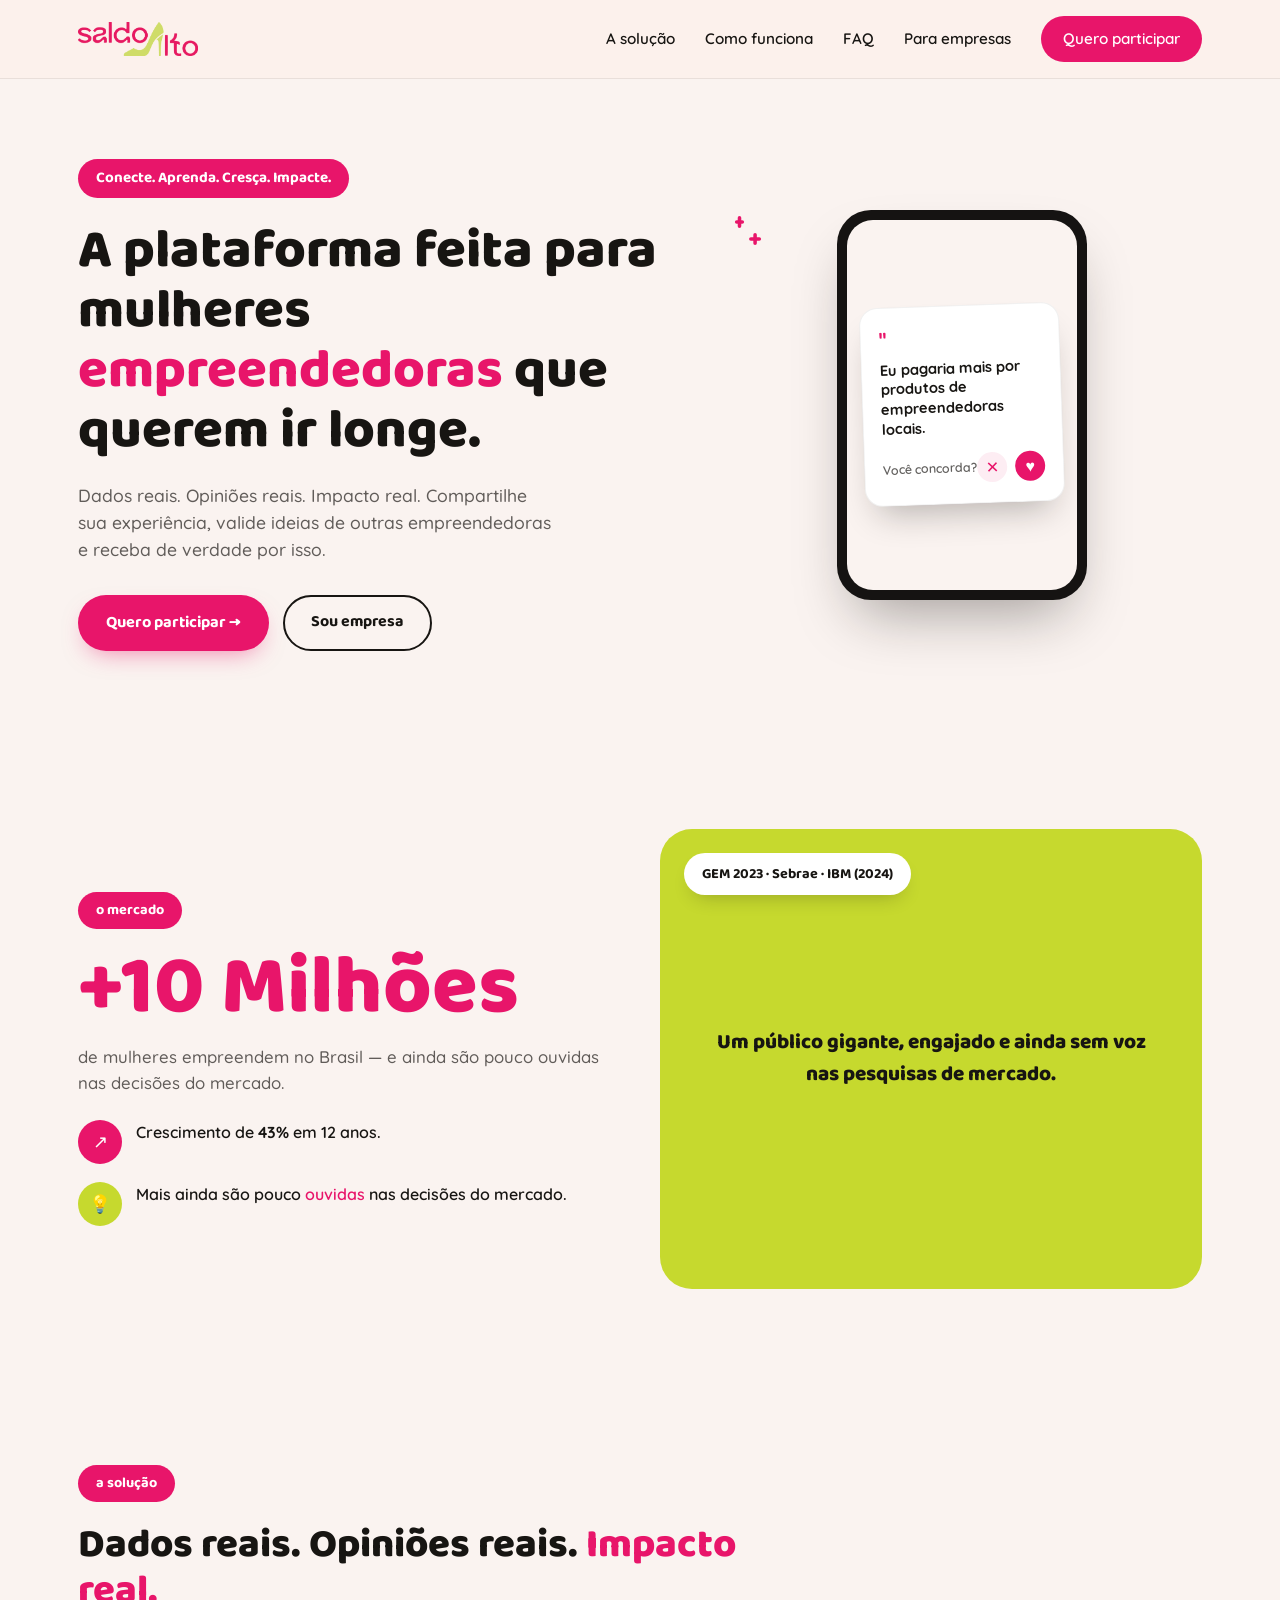
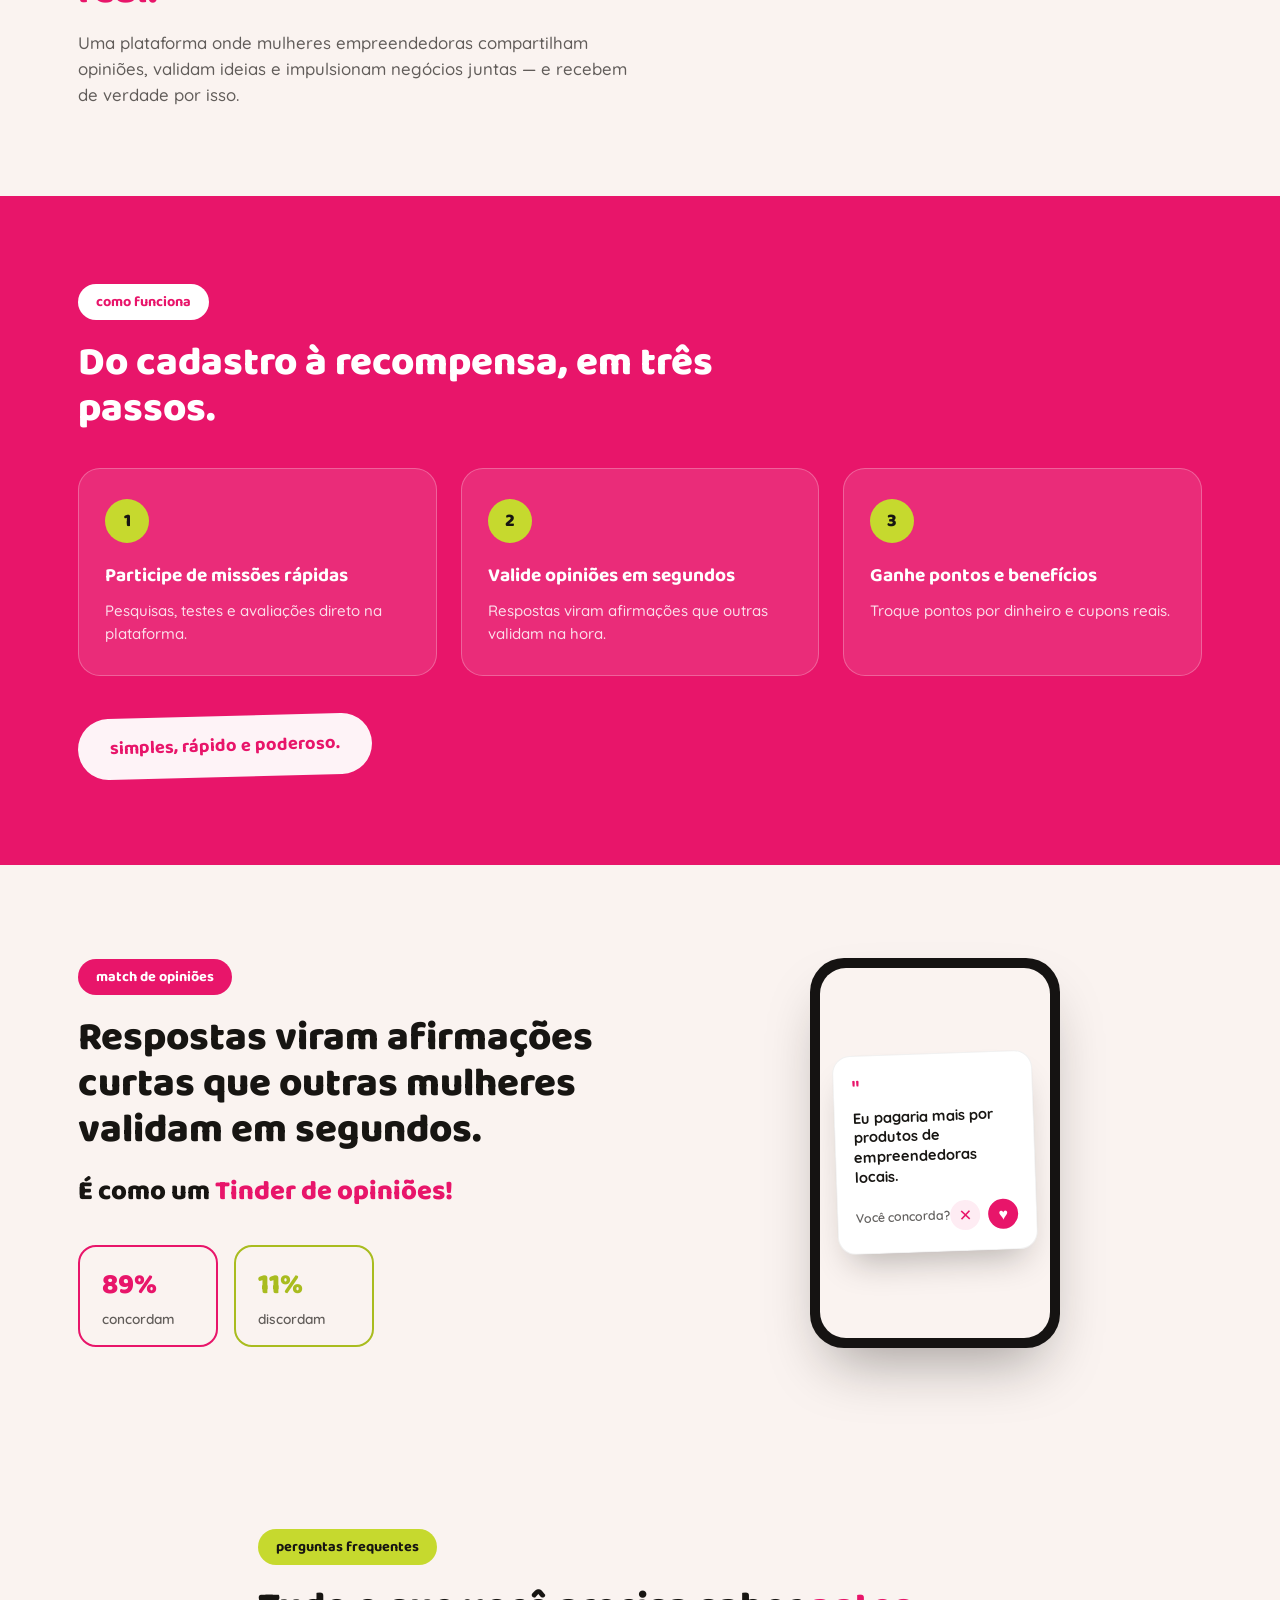
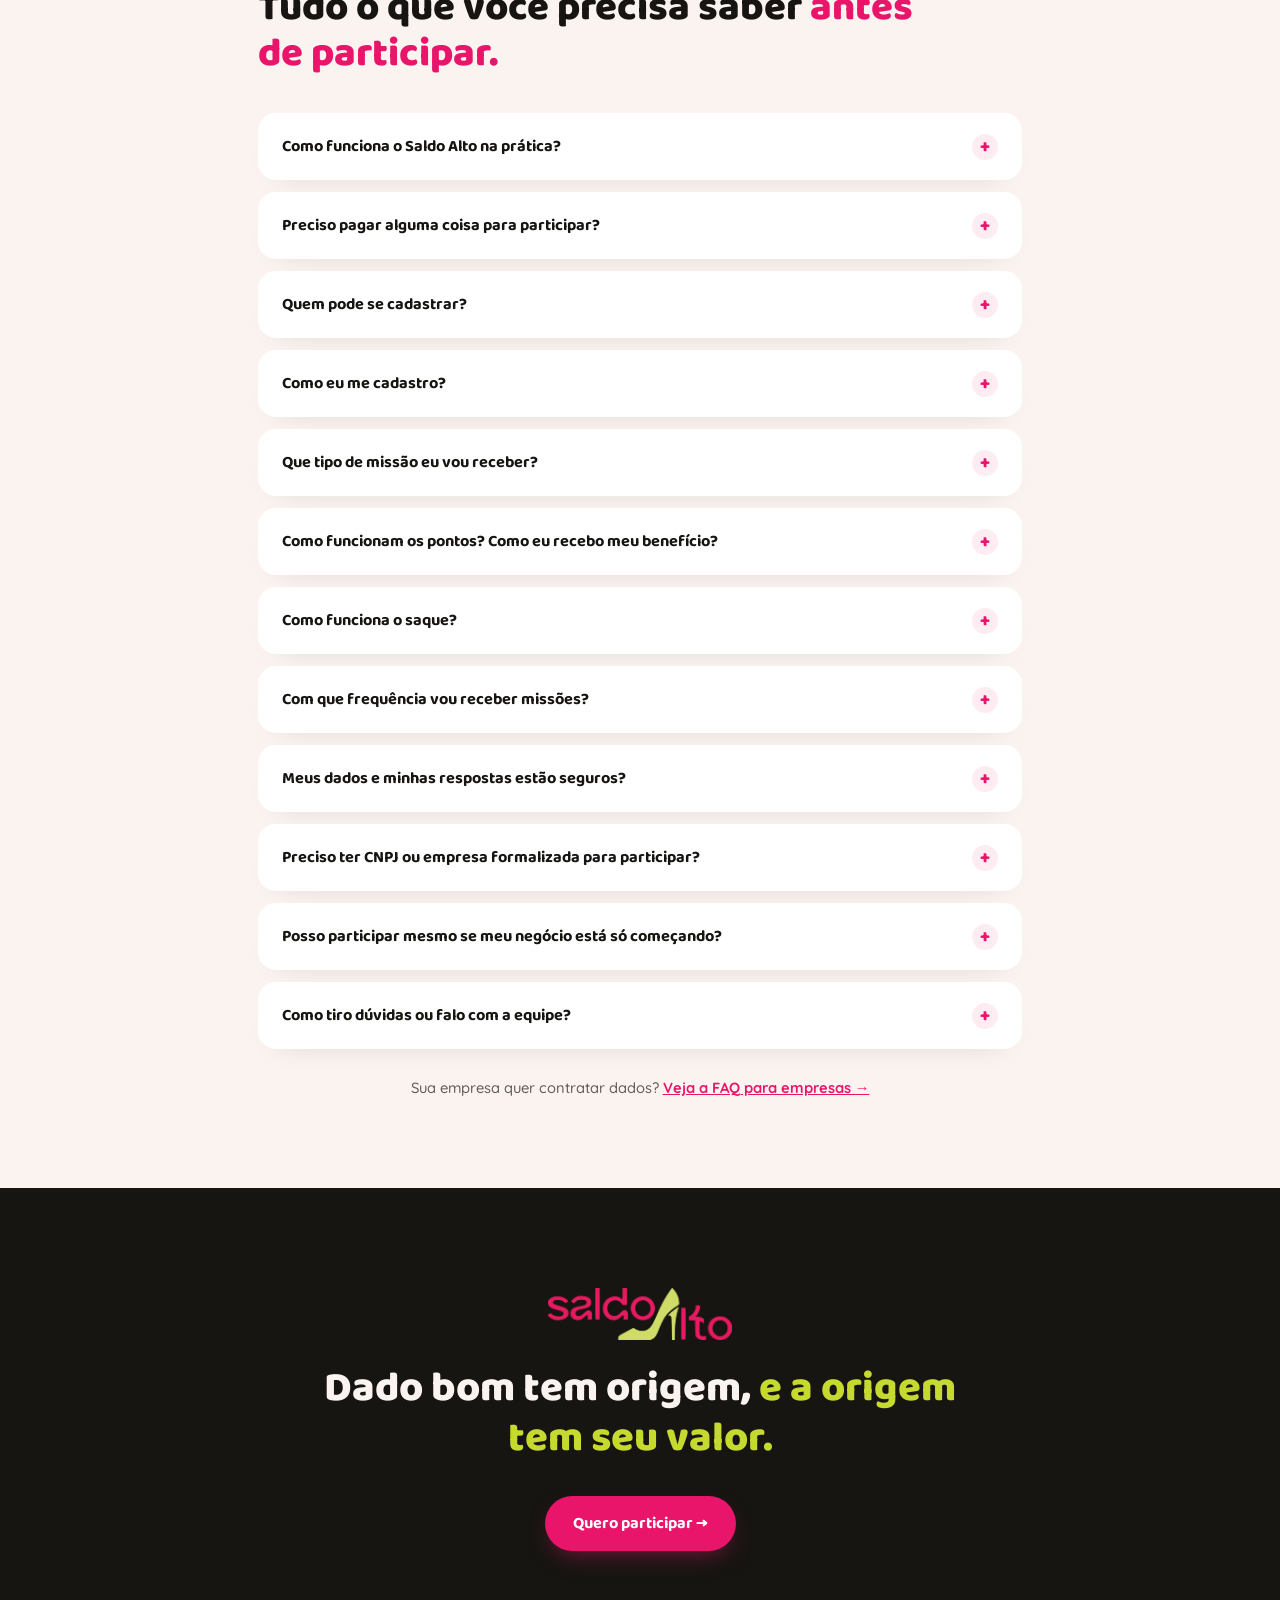
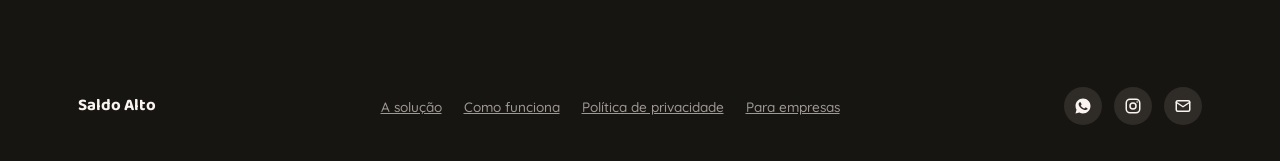
<file: index.html>
<!DOCTYPE html>
<html lang="pt-BR">
<head>
<meta charset="UTF-8">
<meta name="viewport" content="width=device-width, initial-scale=1.0">
<title>Saldo Alto — Dado bom tem origem</title>
<link rel="preconnect" href="https://fonts.googleapis.com">
<link rel="preconnect" href="https://fonts.gstatic.com" crossorigin>
<link href="https://fonts.googleapis.com/css2?family=Baloo+2:wght@500;600;700;800&family=Quicksand:wght@400;500;600;700&display=swap" rel="stylesheet">
<style>
  :root{
    --pink:#E8156A;
    --pink-dark:#C4104F;
    --pink-soft: rgba(232,21,106,0.08);
    --lime:#C6D92E;
    --lime-dark:#A9BC1F;
    --cream:#FAF3F0;
    --cream-card:#FFFFFF;
    --ink:#171512;
    --ink-soft: rgba(23,21,18,0.68);
    --display:'Baloo 2', sans-serif;
    --body:'Quicksand', sans-serif;
    --radius:22px;
  }
  *{box-sizing:border-box; margin:0; padding:0;}
  html{scroll-behavior:smooth;}
  body{
    background:var(--cream);
    color:var(--ink);
    font-family:var(--body);
    font-weight:500;
    line-height:1.55;
    -webkit-font-smoothing:antialiased;
  }
  img,svg{display:block; max-width:100%;}
  a{color:inherit;}
  @media (prefers-reduced-motion: reduce){
    *{animation-duration:0.001ms !important; animation-iteration-count:1 !important; transition-duration:0.001ms !important;}
  }
  .wrap{max-width:1180px; margin:0 auto; padding:0 28px;}

  /* ---------- NAV ---------- */
  .nav{position:sticky; top:0; z-index:50; background:rgba(252,241,236,0.9); backdrop-filter:blur(8px); border-bottom:1px solid rgba(23,21,18,0.08);}
  .nav .wrap{display:flex; align-items:center; justify-content:space-between; padding:16px 28px;}
  .logo{display:flex; align-items:baseline; font-family:var(--display); font-weight:800; font-size:1.5rem;}
  .logo-img{height:34px; width:auto; display:block;}
  .cta-final .logo-img{height:52px;}
  .nav-links{display:flex; align-items:center; gap:30px;}
  .nav-links a{color:var(--ink); text-decoration:none; font-weight:600; font-size:0.95rem; transition:color .2s;}
  .nav-links a:hover{color:var(--pink);}
  .nav-cta{background:var(--pink); color:#fff !important; font-weight:700; padding:11px 22px; border-radius:100px; text-decoration:none; font-size:0.92rem; transition:transform .15s, background .2s;}
  .nav-cta:hover{background:var(--pink-dark); transform:translateY(-1px);}
  .nav-toggle{display:none; background:none; border:none; font-size:1.6rem; cursor:pointer; color:var(--ink);}
  @media (max-width:820px){
    .nav-links{position:absolute; top:100%; left:0; right:0; background:var(--cream); flex-direction:column; align-items:flex-start; padding:18px 28px 26px; gap:16px; border-bottom:1px solid rgba(23,21,18,0.08); display:none;}
    .nav-links.open{display:flex;}
    .nav-toggle{display:block;}
  }

  /* ---------- HERO ---------- */
  .hero{padding:80px 0 90px; position:relative; overflow:hidden;}
  .hero .wrap{display:grid; grid-template-columns:1.1fr 0.9fr; gap:56px; align-items:center;}
  @media (max-width:900px){ .hero .wrap{grid-template-columns:1fr;} }

  .eyebrow{
    display:inline-flex; align-items:center; font-family:var(--display); font-weight:700; font-size:0.95rem;
    color:#fff; background:var(--pink); border-radius:100px; padding:8px 18px; margin-bottom:24px;
  }
  .hero-title{font-family:var(--display); font-weight:800; font-size:clamp(2.2rem,4.6vw,3.4rem); line-height:1.1; color:var(--ink);}
  .hero-title .accent{color:var(--pink);}
  .hero-sub{font-size:1.1rem; color:var(--ink-soft); max-width:480px; margin-top:20px; font-weight:500;}
  .hero-ctas{display:flex; flex-wrap:wrap; gap:14px; margin-top:32px;}
  .btn-primary{
    background:var(--pink); color:#fff; font-family:var(--display); font-weight:700; font-size:1.02rem;
    padding:15px 28px; border-radius:100px; text-decoration:none; display:inline-flex; align-items:center; gap:8px;
    transition:transform .15s, background .2s, box-shadow .2s; box-shadow:0 10px 24px -10px rgba(232,21,106,0.55);
  }
  .btn-primary:hover{background:var(--pink-dark); transform:translateY(-2px);}
  .btn-ghost{border:2px solid var(--ink); color:var(--ink); font-family:var(--display); font-weight:700; font-size:1rem; padding:13px 26px; border-radius:100px; text-decoration:none; transition:background .2s, color .2s;}
  .btn-ghost:hover{background:var(--ink); color:var(--cream);}

  /* signature: swipe card */
  .card-stack{position:relative; height:400px; display:flex; align-items:center; justify-content:center;}
  .phone{position:relative; width:250px; height:390px; border-radius:34px; background:#151312; padding:10px; box-shadow:0 30px 60px -20px rgba(23,21,18,0.4);}
  .phone-screen{position:relative; width:100%; height:100%; border-radius:26px; background:var(--cream); overflow:hidden; display:flex; align-items:center; justify-content:center;}
  .m-card{
    position:absolute; width:200px; border-radius:18px; padding:20px 18px; background:var(--cream-card); color:var(--ink);
    box-shadow:0 20px 34px -14px rgba(23,21,18,0.3); border:1px solid rgba(23,21,18,0.06);
  }
  .m-card .quote-mark{font-family:var(--display); font-size:1.6rem; color:var(--pink); line-height:1; margin-bottom:6px;}
  .m-card p{font-size:0.92rem; font-weight:700; color:var(--ink); line-height:1.35; margin-bottom:16px;}
  .m-card .row{display:flex; align-items:center; justify-content:space-between;}
  .m-card .q{font-family:var(--body); font-size:0.78rem; color:var(--ink-soft); font-weight:600;}
  .m-card .btns{display:flex; gap:8px;}
  .m-card .heart, .m-card .x{width:30px; height:30px; border-radius:50%; display:flex; align-items:center; justify-content:center;}
  .m-card .heart{background:var(--pink); color:#fff;}
  .m-card .x{background:var(--pink-soft); color:var(--pink);}
  .m-card.front{z-index:2; transform:rotate(-2deg); opacity:1; transition:transform .5s ease, opacity .5s ease;}
  .m-card.front.swipe-out{transform:translateX(170px) rotate(16deg); opacity:0;}
  .m-card.front.swipe-in{transition:none; transform:translateX(-170px) rotate(-16deg); opacity:0;}
  .doodle-spark{position:absolute; color:var(--pink);}

  .stat-pill .num{transition:opacity .25s ease;}
  .stat-pill .num.fading{opacity:0;}

  /* ---------- SECTIONS ---------- */
  section{padding:88px 0;}
  .sec-eyebrow{display:inline-block; font-family:var(--display); font-weight:700; font-size:0.9rem; border-radius:100px; padding:7px 18px; margin-bottom:20px;}
  .sec-eyebrow.pink{background:var(--pink); color:#fff;}
  .sec-eyebrow.lime{background:var(--lime); color:var(--ink);}
  .sec-title{font-family:var(--display); font-weight:800; font-size:clamp(1.8rem,3.4vw,2.5rem); line-height:1.15; color:var(--ink); max-width:680px;}
  .sec-title .accent{color:var(--pink);}
  .sec-desc{margin-top:16px; font-size:1.05rem; color:var(--ink-soft); max-width:560px; font-weight:500;}

  /* mercado */
  .mercado .wrap{display:grid; grid-template-columns:1fr 1fr; gap:40px; align-items:center;}
  @media (max-width:860px){ .mercado .wrap{grid-template-columns:1fr;} }
  .big-stat{font-family:var(--display); font-weight:800; color:var(--pink); font-size:clamp(3.4rem,7vw,5.2rem); line-height:0.95;}
  .stat-list{margin-top:24px; display:flex; flex-direction:column; gap:18px;}
  .stat-item{display:flex; gap:14px; align-items:flex-start;}
  .stat-icon{width:44px; height:44px; border-radius:50%; flex-shrink:0; display:flex; align-items:center; justify-content:center; font-size:1.1rem;}
  .stat-icon.pink{background:var(--pink); color:#fff;}
  .stat-icon.lime{background:var(--lime); color:var(--ink);}
  .stat-item p{font-weight:600; color:var(--ink);}
  .stat-item .link{color:var(--pink);}
  .mercado-visual{background:var(--lime); border-radius:32px; aspect-ratio:1/0.85; display:flex; align-items:center; justify-content:center; position:relative; overflow:hidden;}
  .mercado-visual .badge{position:absolute; top:24px; left:24px; background:var(--cream-card); border-radius:100px; padding:10px 18px; font-family:var(--display); font-weight:700; font-size:0.9rem; box-shadow:0 10px 20px -10px rgba(23,21,18,0.3);}
  .mercado-visual .center-text{font-family:var(--display); font-weight:800; font-size:1.3rem; color:var(--ink); text-align:center; padding:40px;}

  /* como funciona */
  .how{background:var(--pink); color:#fff;}
  .how .sec-eyebrow{background:#fff; color:var(--pink);}
  .how .sec-title{color:#fff;}
  .how .sec-desc{color:rgba(255,255,255,0.85);}
  .steps{display:grid; grid-template-columns:repeat(3,1fr); gap:24px; margin-top:36px;}
  @media (max-width:820px){ .steps{grid-template-columns:1fr;} }
  .step{background:rgba(255,255,255,0.1); border:1px solid rgba(255,255,255,0.25); border-radius:var(--radius); padding:30px 26px;}
  .step-num{width:44px; height:44px; border-radius:50%; background:var(--lime); color:var(--ink); font-family:var(--display); font-weight:800; display:flex; align-items:center; justify-content:center; font-size:1.15rem; margin-bottom:18px;}
  .step h3{font-family:var(--display); font-weight:700; font-size:1.2rem; margin-bottom:8px;}
  .step p{font-size:0.94rem; color:rgba(255,255,255,0.85); font-weight:500;}
  .ribbon{margin-top:40px; display:inline-block; background:rgba(255,255,255,0.95); color:var(--pink); font-family:var(--display); font-weight:700; font-size:1.15rem; padding:16px 32px; border-radius:100px; transform:rotate(-1.5deg);}

  /* match de opiniões */
  .match .wrap{display:grid; grid-template-columns:1fr 1fr; gap:56px; align-items:center;}
  @media (max-width:900px){ .match .wrap{grid-template-columns:1fr; text-align:center;} .match .card-stack{margin:0 auto;} }
  .match-callout{font-family:var(--display); font-weight:800; font-size:1.7rem; color:var(--ink); margin-top:18px;}
  .match-callout .accent{color:var(--pink); position:relative;}
  .stat-pill-row{display:flex; gap:16px; margin-top:32px; flex-wrap:wrap;}
  @media (max-width:900px){ .stat-pill-row{justify-content:center;} }
  .stat-pill{border:2px solid var(--pink); border-radius:18px; padding:16px 22px; min-width:140px;}
  .stat-pill .num{font-family:var(--display); font-weight:800; font-size:1.8rem; color:var(--pink);}
  .stat-pill.lime{border-color:var(--lime-dark);}
  .stat-pill.lime .num{color:var(--lime-dark);}
  .stat-pill .lbl{font-size:0.85rem; font-weight:600; color:var(--ink-soft);}

  /* diferencial */
  .layers{display:grid; grid-template-columns:repeat(3,1fr); gap:24px; margin-top:36px;}
  @media (max-width:860px){ .layers{grid-template-columns:1fr;} }
  .layer{background:var(--cream-card); border-radius:var(--radius); padding:30px 26px; border-top:5px solid var(--pink); box-shadow:0 14px 30px -18px rgba(23,21,18,0.15);}
  .layer:nth-child(2){border-top-color:var(--lime);}
  .layer:nth-child(3){border-top-color:var(--ink);}
  .layer .idx{font-family:var(--display); font-weight:800; font-size:2rem; color:var(--pink); margin-bottom:8px;}
  .layer:nth-child(2) .idx{color:var(--lime-dark);}
  .layer:nth-child(3) .idx{color:var(--ink);}
  .layer h3{font-family:var(--display); font-weight:700; font-size:1.15rem; margin-bottom:8px; color:var(--ink);}
  .layer p{font-size:0.94rem; color:var(--ink-soft); font-weight:500;}

  /* modelo B2B2C */
  .model{background:var(--cream-card); border-top:1px solid rgba(23,21,18,0.06); border-bottom:1px solid rgba(23,21,18,0.06);}
  .model-diagram{display:flex; flex-direction:column; align-items:center; gap:20px; margin-top:44px;}
  .model-node{border-radius:24px; padding:26px 32px; text-align:center; min-width:220px;}
  .model-node.top{background:var(--pink); color:#fff;}
  .model-node.mid{display:flex; gap:20px; flex-wrap:wrap; justify-content:center;}
  .model-node .card{border-radius:22px; padding:24px 28px; min-width:210px;}
  .model-node .card.lime{background:var(--lime);}
  .model-node .card.ink{background:var(--ink); color:var(--cream);}
  .model-node h4{font-family:var(--display); font-weight:800; font-size:1.05rem; margin-bottom:6px;}
  .model-node p{font-size:0.88rem; font-weight:600; opacity:0.9;}
  .arrow-down{font-size:1.6rem; color:var(--ink-soft);}
  .pricing{display:grid; grid-template-columns:repeat(3,1fr); gap:20px; margin-top:44px;}
  @media (max-width:860px){ .pricing{grid-template-columns:1fr;} }
  .plan{border:2px solid rgba(23,21,18,0.1); border-radius:var(--radius); padding:28px 26px; transition:transform .2s, box-shadow .2s;}
  .plan:hover{transform:translateY(-4px); box-shadow:0 20px 34px -18px rgba(23,21,18,0.2);}
  .plan.featured{background:var(--pink); color:#fff; border-color:var(--pink);}
  .plan-name{font-family:var(--display); font-weight:700; font-size:0.85rem; text-transform:uppercase; letter-spacing:0.04em; color:var(--ink-soft);}
  .plan.featured .plan-name{color:rgba(255,255,255,0.8);}
  .plan-price{font-family:var(--display); font-weight:800; font-size:1.9rem; margin:10px 0 4px;}
  .plan-unit{font-size:0.82rem; font-weight:600; color:var(--ink-soft);}
  .plan.featured .plan-unit{color:rgba(255,255,255,0.75);}
  .plan-desc{margin-top:14px; font-size:0.9rem; color:var(--ink-soft); font-weight:500;}
  .plan.featured .plan-desc{color:rgba(255,255,255,0.9);}

  /* FAQ */
  .faq .wrap{max-width:820px;}
  .faq-list{margin-top:36px; display:flex; flex-direction:column; gap:12px;}
  .faq-item{background:#fff; border-radius:18px; box-shadow:0 14px 30px -22px rgba(23,21,18,0.18); overflow:hidden;}
  .faq-q{width:100%; display:flex; align-items:center; justify-content:space-between; gap:16px; background:none; border:none; text-align:left; padding:20px 24px; font-family:var(--display); font-weight:700; font-size:1.02rem; color:var(--ink); cursor:pointer;}
  .faq-q .plus{flex:none; width:26px; height:26px; border-radius:50%; background:var(--pink-soft); color:var(--pink); display:flex; align-items:center; justify-content:center; font-size:1.15rem; font-weight:800; transition:transform .25s;}
  .faq-item.open .faq-q .plus{transform:rotate(45deg);}
  .faq-a{max-height:0; overflow:hidden; transition:max-height .3s ease;}
  .faq-a-inner{padding:0 24px 22px; font-size:0.96rem; color:var(--ink-soft); line-height:1.6;}
  .faq-a-inner a{color:var(--pink); font-weight:700; text-decoration:underline;}
  .faq-more{text-align:center; margin-top:28px; font-size:0.92rem; color:var(--ink-soft);}
  .faq-more a{color:var(--pink); font-weight:700; text-decoration:underline;}

  /* CTA final */
  .cta-final{background:var(--ink); color:var(--cream); text-align:center; padding:100px 0;}
  .cta-final .logo{justify-content:center; font-size:2.4rem; margin-bottom:24px;}
  .cta-final h2{font-family:var(--display); font-weight:800; font-size:clamp(1.8rem,3.6vw,2.6rem); max-width:640px; margin:0 auto 32px; line-height:1.2;}
  .cta-final h2 .accent{color:var(--lime);}
  .cta-final .btn-primary{margin:0 auto;}

  footer{background:var(--ink); color:rgba(252,241,236,0.6); padding:36px 0;}
  footer .wrap{display:flex; justify-content:space-between; align-items:center; flex-wrap:wrap; gap:16px;}
  footer .f-logo{font-family:var(--display); font-weight:700; color:var(--cream); font-size:1.05rem;}
  .social-row{display:flex; gap:12px;}
  .social-icon{
    width:38px; height:38px; border-radius:50%; background:rgba(252,241,236,0.1);
    display:flex; align-items:center; justify-content:center; color:var(--cream);
    transition:background .2s, color .2s, transform .15s;
  }
  .social-icon:hover{background:var(--pink); color:#fff; transform:translateY(-2px);}
  .social-icon svg{width:18px; height:18px;}

  /* ---------- MODAL DE CADASTRO ---------- */
  .modal-overlay{
    position:fixed; inset:0; background:rgba(23,21,18,0.55); backdrop-filter:blur(2px);
    display:none; align-items:center; justify-content:center; padding:20px; z-index:100;
  }
  .modal-overlay.open{display:flex;}
  .modal-card{
    background:var(--cream); border-radius:28px; max-width:560px; width:100%; max-height:88vh;
    overflow:hidden; position:relative; box-shadow:0 40px 80px -30px rgba(23,21,18,0.5);
    box-sizing:border-box;
  }
  .modal-scroll{
    max-height:88vh; overflow-y:auto; overflow-x:hidden; scroll-behavior:smooth;
    padding:36px 16px 30px 32px; margin-right:6px; box-sizing:border-box;
  }
  /* Scrollbar customizada — Webkit (Chrome, Safari, Edge) */
  .modal-scroll::-webkit-scrollbar{ width:9px; }
  .modal-scroll::-webkit-scrollbar-track{ background:transparent; }
  .modal-scroll::-webkit-scrollbar-thumb{ background:rgba(23,21,18,0.18); border-radius:100px; }
  .modal-scroll::-webkit-scrollbar-thumb:hover{ background:rgba(232,21,106,0.5); }
  /* Scrollbar customizada — Firefox */
  .modal-scroll{ scrollbar-width:thin; scrollbar-color:rgba(23,21,18,0.18) transparent; }
  .modal-close{
    position:absolute; top:18px; right:18px; width:36px; height:36px; border-radius:50%; border:none;
    background:rgba(23,21,18,0.06); color:var(--ink); font-size:1.1rem; cursor:pointer; display:flex;
    align-items:center; justify-content:center; transition:background .2s; z-index:2;
  }
  .modal-close:hover{background:rgba(23,21,18,0.12);}
  .modal-eyebrow{display:inline-block; font-family:var(--display); font-weight:700; font-size:0.85rem; color:#fff; background:var(--pink); border-radius:100px; padding:6px 16px; margin-bottom:14px;}
  .modal-card h3{font-family:var(--display); font-weight:800; font-size:1.5rem; color:var(--ink); margin-bottom:8px;}
  .modal-card .modal-sub{font-size:0.95rem; color:var(--ink-soft); font-weight:500; margin-bottom:26px; padding-right:22px;}

  .form-grid{display:grid; grid-template-columns:1fr 1fr; gap:14px; width:100%;}
  .form-field{display:flex; flex-direction:column; gap:6px; margin-bottom:14px; min-width:0;}
  .form-field.full{grid-column:1 / -1;}
  .form-field label{font-family:var(--display); font-weight:700; font-size:0.85rem; color:var(--ink);}
  .form-field input, .form-field select{
    font-family:var(--body); font-weight:600; font-size:0.95rem; color:var(--ink);
    background:#fff; border:2px solid rgba(23,21,18,0.12); border-radius:12px; padding:11px 14px;
    outline:none; transition:border-color .2s;
    width:100%; max-width:100%; min-width:0; box-sizing:border-box;
  }
  .form-field select{text-overflow:ellipsis;}
  .form-field input:focus, .form-field select:focus{border-color:var(--pink);}
  .form-field .hint{font-size:0.78rem; color:var(--ink-soft); font-weight:500;}

  .consent-row{display:flex; align-items:flex-start; gap:10px; margin:18px 0 24px; background:var(--pink-soft); border-radius:14px; padding:14px 16px; min-width:0;}
  .consent-row input{margin-top:3px; width:18px; height:18px; accent-color:var(--pink); flex-shrink:0;}
  .consent-row label{font-size:0.85rem; color:var(--ink); font-weight:600; line-height:1.4; min-width:0; overflow-wrap:break-word;}

  .modal-submit{width:100%; justify-content:center; border:none; cursor:pointer; font-size:1.05rem; box-sizing:border-box;}
  .form-error{color:var(--pink-dark); font-size:0.85rem; font-weight:700; margin-top:-6px; margin-bottom:14px; display:none;}
  .form-error.show{display:block;}

  .field-error{display:none; color:var(--pink-dark); font-size:0.78rem; font-weight:700; margin-top:2px; overflow-wrap:break-word;}
  .field-error.show{display:block;}
  .form-field.invalid input, .form-field.invalid select{border-color:var(--pink-dark); background:rgba(232,21,106,0.05);}
  .consent-row.invalid{outline:2px solid var(--pink-dark); outline-offset:2px;}

  @media (max-width:560px){
    .form-grid{grid-template-columns:1fr;}
    .modal-scroll{padding:30px 12px 26px 22px; margin-right:4px;}
  }
</style>
</head>
<body>

<nav class="nav">
  <div class="wrap">
    <div class="logo"><img src="logo-saldo-alto.png" alt="Saldo Alto" class="logo-img"></div>
    <button class="nav-toggle" id="navToggle" aria-label="Abrir menu">☰</button>
    <div class="nav-links" id="navLinks">
      <a href="#solucao">A solução</a>
      <a href="#como-funciona">Como funciona</a>
      <a href="#faq">FAQ</a>
      <a href="saldo-alto-empresas.html">Para empresas</a>
      <a class="nav-cta js-open-form" href="#">Quero participar</a>
    </div>
  </div>
</nav>

<header class="hero">
  <div class="wrap">
    <div>
      <span class="eyebrow">Conecte. Aprenda. Cresça. Impacte.</span>
      <h1 class="hero-title">A plataforma feita para mulheres <span class="accent">empreendedoras</span> que querem ir longe.</h1>
      <p class="hero-sub">Dados reais. Opiniões reais. Impacto real. Compartilhe sua experiência, valide ideias de outras empreendedoras e receba de verdade por isso.</p>
      <div class="hero-ctas">
        <a href="#" class="btn-primary js-open-form">Quero participar →</a>
        <a href="saldo-alto-empresas.html" class="btn-ghost">Sou empresa</a>
      </div>
    </div>
    <div class="card-stack">
      <div class="doodle-spark" style="top:10px; left:10px;">
        <svg width="34" height="34" viewBox="0 0 24 24" fill="none" stroke="currentColor" stroke-width="2.5" stroke-linecap="round"><path d="M6 2v6M4 5h4M17 14v6M14 17h6"/></svg>
      </div>
      <div class="phone">
        <div class="phone-screen" id="heroPhone">
          <div class="m-card front">
            <div class="quote-mark">"</div>
            <p id="heroFrontText">Eu pagaria mais por produtos de empreendedoras locais.</p>
            <div class="row">
              <span class="q">Você concorda?</span>
              <span class="btns">
                <span class="x">✕</span>
                <span class="heart">♥</span>
              </span>
            </div>
          </div>
        </div>
      </div>
    </div>
  </div>
</header>

<section class="mercado" id="mercado">
  <div class="wrap">
    <div>
      <span class="sec-eyebrow pink">o mercado</span>
      <div class="big-stat">+10 Milhões</div>
      <p class="sec-desc">de mulheres empreendem no Brasil — e ainda são pouco ouvidas nas decisões do mercado.</p>
      <div class="stat-list">
        <div class="stat-item">
          <span class="stat-icon pink">↗</span>
          <p>Crescimento de <strong>43%</strong> em 12 anos.</p>
        </div>
        <div class="stat-item">
          <span class="stat-icon lime">💡</span>
          <p>Mais ainda são pouco <span class="link">ouvidas</span> nas decisões do mercado.</p>
        </div>
      </div>
    </div>
    <div class="mercado-visual">
      <span class="badge">GEM 2023 · Sebrae · IBM (2024)</span>
      <p class="center-text">Um público gigante, engajado e ainda sem voz nas pesquisas de mercado.</p>
    </div>
  </div>
</section>

<section id="solucao">
  <div class="wrap">
    <span class="sec-eyebrow pink">a solução</span>
    <h2 class="sec-title">Dados reais. Opiniões reais. <span class="accent">Impacto real.</span></h2>
    <p class="sec-desc">Uma plataforma onde mulheres empreendedoras compartilham opiniões, validam ideias e impulsionam negócios juntas — e recebem de verdade por isso.</p>
  </div>
</section>

<section class="how" id="como-funciona">
  <div class="wrap">
    <span class="sec-eyebrow lime">como funciona</span>
    <h2 class="sec-title">Do cadastro à recompensa, em três passos.</h2>
    <div class="steps">
      <div class="step">
        <div class="step-num">1</div>
        <h3>Participe de missões rápidas</h3>
        <p>Pesquisas, testes e avaliações direto na plataforma.</p>
      </div>
      <div class="step">
        <div class="step-num">2</div>
        <h3>Valide opiniões em segundos</h3>
        <p>Respostas viram afirmações que outras validam na hora.</p>
      </div>
      <div class="step">
        <div class="step-num">3</div>
        <h3>Ganhe pontos e benefícios</h3>
        <p>Troque pontos por dinheiro e cupons reais.</p>
      </div>
    </div>
    <div class="ribbon">simples, rápido e poderoso.</div>
  </div>
</section>

<section class="match" id="match">
  <div class="wrap">
    <div>
      <span class="sec-eyebrow pink">match de opiniões</span>
      <h2 class="sec-title">Respostas viram afirmações curtas que outras mulheres validam em segundos.</h2>
      <p class="match-callout">É como um <span class="accent">Tinder de opiniões!</span></p>
      <div class="stat-pill-row">
        <div class="stat-pill">
          <div class="num" id="agreeNum">89%</div>
          <div class="lbl">concordam</div>
        </div>
        <div class="stat-pill lime">
          <div class="num" id="disagreeNum">11%</div>
          <div class="lbl">discordam</div>
        </div>
      </div>
    </div>
    <div class="card-stack">
      <div class="phone">
        <div class="phone-screen" id="matchPhone">
          <div class="m-card front">
            <div class="quote-mark">"</div>
            <p id="frontText">Eu pagaria mais por produtos de empreendedoras locais.</p>
            <div class="row">
              <span class="q">Você concorda?</span>
              <span class="btns">
                <span class="x">✕</span>
                <span class="heart">♥</span>
              </span>
            </div>
          </div>
        </div>
      </div>
    </div>
  </div>
</section>

<section class="faq" id="faq">
  <div class="wrap">
    <span class="sec-eyebrow lime">perguntas frequentes</span>
    <h2 class="sec-title">Tudo o que você precisa saber <span class="accent">antes de participar.</span></h2>

    <div class="faq-list">
      <div class="faq-item">
        <button class="faq-q" type="button">Como funciona o Saldo Alto na prática?<span class="plus">+</span></button>
        <div class="faq-a"><div class="faq-a-inner">Você se cadastra, recebe missões (pesquisas, testes de produto, avaliação de campanhas) direto na plataforma, valida opiniões em segundos e acumula pontos que viram dinheiro ou benefícios.</div></div>
      </div>
      <div class="faq-item">
        <button class="faq-q" type="button">Preciso pagar alguma coisa para participar?<span class="plus">+</span></button>
        <div class="faq-a"><div class="faq-a-inner">Não. A participação é gratuita — pelo contrário, é você quem recebe: por cada missão concluída, você acumula pontos trocáveis por dinheiro ou benefícios.</div></div>
      </div>
      <div class="faq-item">
        <button class="faq-q" type="button">Quem pode se cadastrar?<span class="plus">+</span></button>
        <div class="faq-a"><div class="faq-a-inner">Mulheres empreendedoras, autônomas ou donas de pequenos negócios, de qualquer nicho e momento do negócio. A segmentação inicial é feita a partir dos dados do seu cadastro.</div></div>
      </div>
      <div class="faq-item">
        <button class="faq-q" type="button">Como eu me cadastro?<span class="plus">+</span></button>
        <div class="faq-a"><div class="faq-a-inner">Preenchendo o formulário rápido no site. Depois é só confirmar sua entrada pelo WhatsApp e você já começa a receber missões.</div></div>
      </div>
      <div class="faq-item">
        <button class="faq-q" type="button">Que tipo de missão eu vou receber?<span class="plus">+</span></button>
        <div class="faq-a"><div class="faq-a-inner">Pesquisas, testes de produto, avaliação de campanhas e dinâmicas rápidas de "concordo/discordo" (o nosso "Tinder de opiniões"), sempre relacionadas ao seu perfil e nicho.</div></div>
      </div>
      <div class="faq-item">
        <button class="faq-q" type="button">Como funcionam os pontos? Como eu recebo meu benefício?<span class="plus">+</span></button>
        <div class="faq-a"><div class="faq-a-inner">Cada missão concluída gera pontos. Esses pontos podem ser convertidos em dinheiro ou em benefícios oferecidos pelas empresas e parceiros da plataforma, como cashback, cupons e/ou brindes.</div></div>
      </div>
      <div class="faq-item">
        <button class="faq-q" type="button">Como funciona o saque?<span class="plus">+</span></button>
        <div class="faq-a"><div class="faq-a-inner">Saque via Pix, liberado assim que você solicitar. Valor mínimo de saque: R$ 50. Solicitações feitas fora do horário das 6h às 20h podem levar um pouco mais para cair, por conta da regra de segurança do Pix noturno.</div></div>
      </div>
      <div class="faq-item">
        <button class="faq-q" type="button">Com que frequência vou receber missões?<span class="plus">+</span></button>
        <div class="faq-a"><div class="faq-a-inner">Você recebe missões novas toda semana. A quantidade e o tipo variam conforme a demanda das empresas parceiras e o quanto seu perfil combina com cada pesquisa — quanto mais completo seu cadastro, mais relevantes tendem a ser as missões.</div></div>
      </div>
      <div class="faq-item">
        <button class="faq-q" type="button">Meus dados e minhas respostas estão seguros?<span class="plus">+</span></button>
        <div class="faq-a"><div class="faq-a-inner">Sim. Suas respostas são usadas de forma 100% agregada e anonimizada por segmento para gerar insights às empresas — nunca compartilhamos sua identificação individual. Veja os detalhes completos na nossa <a href="politica-privacidade.html">Política de Privacidade</a>.</div></div>
      </div>
      <div class="faq-item">
        <button class="faq-q" type="button">Preciso ter CNPJ ou empresa formalizada para participar?<span class="plus">+</span></button>
        <div class="faq-a"><div class="faq-a-inner">Não precisa. O Saldo Alto é feito também para quem empreende informalmente — a ideia é incentivar o mercado interno e, com o tempo, abrir caminho para que essas empreendedoras formalizem o negócio da maneira correta.</div></div>
      </div>
      <div class="faq-item">
        <button class="faq-q" type="button">Posso participar mesmo se meu negócio está só começando?<span class="plus">+</span></button>
        <div class="faq-a"><div class="faq-a-inner">Sim — a segmentação leva em conta justamente o "momento do negócio", então há missões também para quem está no início.</div></div>
      </div>
      <div class="faq-item">
        <button class="faq-q" type="button">Como tiro dúvidas ou falo com a equipe?<span class="plus">+</span></button>
        <div class="faq-a"><div class="faq-a-inner">Pelo WhatsApp — +55 11 97602-6891 —, pelo Instagram (@saldoalto) ou por e-mail (mkt.saldoalto@gmail.com), todos já linkados no rodapé do site.</div></div>
      </div>
    </div>

    <p class="faq-more">Sua empresa quer contratar dados? <a href="saldo-alto-empresas.html">Veja a FAQ para empresas →</a></p>
  </div>
</section>

<section class="cta-final" id="entrar">
  <div class="wrap">
    <div class="logo"><img src="logo-saldo-alto.png" alt="Saldo Alto" class="logo-img"></div>
    <h2>Dado bom tem origem, <span class="accent">e a origem tem seu valor.</span></h2>
    <a href="#" class="btn-primary js-open-form" id="waFinalBtn">Quero participar →</a>
  </div>
</section>

<footer>
  <div class="wrap">
    <div class="f-logo">Saldo Alto</div>
    <div style="display:flex; gap:22px; font-size:0.85rem;">
      <a href="#solucao">A solução</a>
      <a href="#como-funciona">Como funciona</a>
      <a href="politica-privacidade.html">Política de privacidade</a>
      <a href="saldo-alto-empresas.html">Para empresas</a>
    </div>
    <div class="social-row">
      <a class="social-icon" href="https://wa.me/message/NPNFHALSWQ5XI1" target="_blank" rel="noopener" aria-label="WhatsApp">
        <svg viewBox="0 0 24 24" fill="currentColor"><path d="M12 2C6.48 2 2 6.48 2 12c0 1.85.5 3.58 1.36 5.07L2 22l5.11-1.34A9.94 9.94 0 0 0 12 22c5.52 0 10-4.48 10-10S17.52 2 12 2zm5.2 14.2c-.22.62-1.28 1.2-1.77 1.24-.45.05-.99.24-3.32-.7-2.83-1.15-4.62-4-4.76-4.19-.14-.19-1.14-1.52-1.14-2.9 0-1.38.72-2.05.98-2.33.26-.28.56-.35.75-.35.19 0 .38 0 .54.01.18.01.41-.07.65.49.24.58.82 2 .9 2.14.08.14.13.31.02.5-.11.19-.16.31-.32.48-.16.17-.33.38-.47.51-.16.15-.32.31-.14.61.18.3.79 1.3 1.7 2.11 1.17 1.04 2.16 1.37 2.46 1.52.3.15.48.13.66-.08.18-.21.75-.87.95-1.17.2-.3.4-.25.66-.15.27.1 1.7.8 1.99.95.29.15.48.22.55.34.07.13.07.72-.15 1.34z"/></svg>
      </a>
      <a class="social-icon" href="https://www.instagram.com/saldoalto/" target="_blank" rel="noopener" aria-label="Instagram">
        <svg viewBox="0 0 24 24" fill="none" stroke="currentColor" stroke-width="2" stroke-linecap="round" stroke-linejoin="round"><rect x="3" y="3" width="18" height="18" rx="5"/><circle cx="12" cy="12" r="4"/><circle cx="17.5" cy="6.5" r="1" fill="currentColor" stroke="none"/></svg>
      </a>
      <a class="social-icon" href="mailto:mkt.saldoalto@gmail.com" aria-label="E-mail">
        <svg viewBox="0 0 24 24" fill="none" stroke="currentColor" stroke-width="2" stroke-linecap="round" stroke-linejoin="round"><rect x="3" y="5" width="18" height="14" rx="2"/><path d="M3 7l9 6 9-6"/></svg>
      </a>
    </div>
  </div>
</footer>

<div class="modal-overlay" id="formOverlay">
  <div class="modal-card">
    <button class="modal-close" id="formClose" aria-label="Fechar">✕</button>
    <div class="modal-scroll">
    <span class="modal-eyebrow">cadastro</span>
    <h3>Quase lá!</h3>
    <p class="modal-sub">Preencha seus dados para entrar na lista do Saldo Alto. Depois é só confirmar pelo WhatsApp.</p>

    <form id="signupForm" novalidate>
      <div class="form-grid">
        <div class="form-field">
          <label for="f-nome">Nome *</label>
          <input type="text" id="f-nome" required>
          <span class="field-error" id="err-f-nome"></span>
        </div>
        <div class="form-field">
          <label for="f-sobrenome">Sobrenome *</label>
          <input type="text" id="f-sobrenome" required>
          <span class="field-error" id="err-f-sobrenome"></span>
        </div>
        <div class="form-field">
          <label for="f-cidade">Cidade *</label>
          <input type="text" id="f-cidade" required>
          <span class="field-error" id="err-f-cidade"></span>
        </div>
        <div class="form-field">
          <label for="f-estado">Estado *</label>
          <select id="f-estado" required>
            <option value="" disabled selected>Selecione</option>
            <option>AC</option><option>AL</option><option>AP</option><option>AM</option><option>BA</option>
            <option>CE</option><option>DF</option><option>ES</option><option>GO</option><option>MA</option>
            <option>MT</option><option>MS</option><option>MG</option><option>PA</option><option>PB</option>
            <option>PR</option><option>PE</option><option>PI</option><option>RJ</option><option>RN</option>
            <option>RS</option><option>RO</option><option>RR</option><option>SC</option><option>SP</option>
            <option>SE</option><option>TO</option>
          </select>
          <span class="field-error" id="err-f-estado"></span>
        </div>
        <div class="form-field">
          <label for="f-email">E-mail pessoal *</label>
          <input type="email" id="f-email" required>
          <span class="field-error" id="err-f-email"></span>
        </div>
        <div class="form-field">
          <label for="f-email-corp">E-mail corporativo</label>
          <input type="email" id="f-email-corp">
          <span class="hint" id="f-email-corp-hint">Opcional</span>
          <span class="field-error" id="err-f-email-corp"></span>
        </div>
        <div class="form-field">
          <label for="f-telefone">Telefone *</label>
          <input type="tel" id="f-telefone" inputmode="tel" placeholder="(11) 91234-5678" maxlength="16" required>
          <span class="field-error" id="err-f-telefone"></span>
        </div>
        <div class="form-field">
          <label for="f-empresa">Nome do seu negócio *</label>
          <input type="text" id="f-empresa" required>
          <span class="field-error" id="err-f-empresa"></span>
        </div>
        <div class="form-field full">
          <label for="f-nicho">Nicho do negócio *</label>
          <select id="f-nicho" required>
            <option value="" disabled selected>Selecione</option>
            <option>Serviços de Beleza / Estética</option>
            <option>Saúde / Bem-estar</option>
            <option>Alimentação / Confeitaria</option>
            <option>Moda / Costura</option>
            <option>Educação / Cursos e mentorias</option>
            <option>Revenda de produtos</option>
            <option>Serviços (design, marketing etc.)</option>
            <option value="Outro">Outro</option>
          </select>
          <span class="field-error" id="err-f-nicho"></span>
        </div>
        <div class="form-field full" id="f-nicho-outro-wrap" style="display:none;">
          <label for="f-nicho-outro">Qual nicho?</label>
          <input type="text" id="f-nicho-outro" placeholder="Escreva o nicho do seu negócio">
          <span class="field-error" id="err-f-nicho-outro"></span>
        </div>
        <div class="form-field">
          <label for="f-insta">Instagram *</label>
          <input type="text" id="f-insta" placeholder="@seunegocio" required>
          <span class="field-error" id="err-f-insta"></span>
        </div>
        <div class="form-field">
          <label for="f-site">Site</label>
          <input type="text" id="f-site" placeholder="www.seusite.com.br">
          <span class="hint">Opcional</span>
          <span class="field-error" id="err-f-site"></span>
        </div>
      </div>

      <div class="consent-row" id="consent-wrap">
        <input type="checkbox" id="f-consent" required>
        <label for="f-consent">Li e concordo com o uso dos meus dados para participar das missões remuneradas do Saldo Alto, conforme a nossa <a href="politica-privacidade.html" target="_blank" style="color:var(--pink); text-decoration:underline;">Política de Privacidade</a>. *</label>
      </div>
      <span class="field-error" id="err-f-consent"></span>

      <div class="consent-row">
        <input type="checkbox" id="f-optin">
        <label for="f-optin">Quero receber novidades e newsletter da Saldo Alto por e-mail e/ou WhatsApp.</label>
      </div>

      <span class="form-error" id="formError">Preencha todos os campos obrigatórios e aceite o termo de consentimento.</span>

      <button type="submit" class="btn-primary modal-submit">Continuar para o WhatsApp →</button>
    </form>
    </div>
  </div>
</div>

<script>
  const navToggle = document.getElementById('navToggle');
  const navLinks = document.getElementById('navLinks');
  navToggle.addEventListener('click', () => navLinks.classList.toggle('open'));
  navLinks.querySelectorAll('a').forEach(a => a.addEventListener('click', () => navLinks.classList.remove('open')));

  // Modal de cadastro — abre antes de ir pro WhatsApp
  const overlay = document.getElementById('formOverlay');
  const openBtns = document.querySelectorAll('.js-open-form');
  const closeBtn = document.getElementById('formClose');
  const form = document.getElementById('signupForm');
  const formError = document.getElementById('formError');
  const COMMUNITY_LINK = 'https://chat.whatsapp.com/Bg18ugC0XJXLeuS4dP1U8j'; // comunidade Saldo Alto no WhatsApp
  const APPS_SCRIPT_URL = 'https://script.google.com/macros/s/AKfycbzrsPxkZ62kq-V6MgDhrv1d209InW-6NMGrcXSEjR-f4CWyATA8521BYZegTN6pyBG_/exec';

  function openModal(e){
    if (e) e.preventDefault();
    overlay.classList.add('open');
    lockScroll();
  }
  function closeModal(){
    overlay.classList.remove('open');
    unlockScroll();
    formError.classList.remove('show');
  }

  // Trava o scroll do body sem deixar o conteúdo "pular" quando a barra de rolagem some
  function lockScroll(){
    const scrollbarWidth = window.innerWidth - document.documentElement.clientWidth;
    document.body.style.overflow = 'hidden';
    if (scrollbarWidth > 0) document.body.style.paddingRight = scrollbarWidth + 'px';
  }
  function unlockScroll(){
    document.body.style.overflow = '';
    document.body.style.paddingRight = '';
  }

  openBtns.forEach(btn => btn.addEventListener('click', openModal));
  closeBtn.addEventListener('click', closeModal);
  overlay.addEventListener('click', (e) => { if (e.target === overlay) closeModal(); });
  document.addEventListener('keydown', (e) => { if (e.key === 'Escape' && overlay.classList.contains('open')) closeModal(); });

  // ---------- Validadores ----------
  const NAME_REGEX = /^[A-Za-zÀ-ÖØ-öø-ÿ' -]+$/;
  const CITY_REGEX = /^[A-Za-zÀ-ÖØ-öø-ÿ -]+$/;
  const EMAIL_REGEX = /^[a-zA-Z0-9._%+-]+@[a-zA-Z0-9-]+(\.[a-zA-Z0-9-]+)*\.[a-zA-Z]{2,}$/;
  const URL_REGEX = /^(https?:\/\/)?(www\.)?[a-zA-Z0-9-]+(\.[a-zA-Z0-9-]+)+([\/?#][^\s]*)?$/i;

  function isValidEmail(v){ return EMAIL_REGEX.test(v.trim()); }
  function isValidUrl(v){ return URL_REGEX.test(v.trim()); }
  function isValidPhone(v){
    const digits = v.replace(/\D/g, '');
    return digits.length === 10 || digits.length === 11;
  }

  // Cada validador retorna uma mensagem de erro (string) ou null se estiver válido
  const validators = {
    'f-nome': () => {
      const v = document.getElementById('f-nome').value.trim();
      if (!v || !NAME_REGEX.test(v)) return 'Informe um nome válido (sem números).';
      return null;
    },
    'f-sobrenome': () => {
      const v = document.getElementById('f-sobrenome').value.trim();
      if (!v || !NAME_REGEX.test(v)) return 'Informe um sobrenome válido (sem números).';
      return null;
    },
    'f-cidade': () => {
      const v = document.getElementById('f-cidade').value.trim();
      if (!v || !CITY_REGEX.test(v)) return 'Informe uma cidade válida.';
      return null;
    },
    'f-estado': () => {
      return document.getElementById('f-estado').value ? null : 'Selecione um estado.';
    },
    'f-email': () => {
      const v = document.getElementById('f-email').value.trim();
      if (!v || !isValidEmail(v)) return 'Informe um e-mail válido.';
      return null;
    },
    'f-email-corp': () => {
      const v = document.getElementById('f-email-corp').value.trim();
      if (!v) return null; // opcional
      return isValidEmail(v) ? null : 'Informe um e-mail válido.';
    },
    'f-telefone': () => {
      const v = document.getElementById('f-telefone').value.trim();
      if (!v || !isValidPhone(v)) return 'Informe um telefone válido.';
      return null;
    },
    'f-empresa': () => {
      return document.getElementById('f-empresa').value.trim() ? null : 'Informe o nome do seu negócio.';
    },
    'f-nicho': () => {
      return document.getElementById('f-nicho').value ? null : 'Selecione um nicho.';
    },
    'f-nicho-outro': () => {
      const nichoVal = document.getElementById('f-nicho').value;
      if (nichoVal !== 'Outro') return null;
      return document.getElementById('f-nicho-outro').value.trim() ? null : 'Informe qual é o nicho do negócio.';
    },
    'f-insta': () => {
      return document.getElementById('f-insta').value.trim() ? null : 'Informe seu Instagram.';
    },
    'f-site': () => {
      const v = document.getElementById('f-site').value.trim();
      if (!v) return null; // opcional
      return isValidUrl(v) ? null : 'Informe uma URL válida.';
    }
  };

  function showFieldError(fieldId, message){
    const input = document.getElementById(fieldId);
    const errorEl = document.getElementById('err-' + fieldId);
    const wrap = input.closest('.form-field');
    if (message) {
      if (wrap) wrap.classList.add('invalid');
      if (errorEl) { errorEl.textContent = message; errorEl.classList.add('show'); }
    } else {
      if (wrap) wrap.classList.remove('invalid');
      if (errorEl) { errorEl.textContent = ''; errorEl.classList.remove('show'); }
    }
  }

  // Valida um campo individual e atualiza sua exibição.
  // mode 'full'      -> mostra erro se inválido (usado no blur e no submit)
  // mode 'onlyClear' -> nunca mostra novo erro; só limpa um erro já visível se o campo ficou válido (usado durante a digitação)
  function validateField(fieldId, mode){
    mode = mode || 'full';
    const validator = validators[fieldId];
    if (!validator) return true;
    const message = validator();

    if (mode === 'onlyClear') {
      if (!message) showFieldError(fieldId, null);
      return !message;
    }

    showFieldError(fieldId, message);
    return !message;
  }

  // Valida todos os campos de uma vez (usado no submit) e retorna se o form está válido
  function validateAllFields(){
    let isValid = true;
    let firstInvalidId = null;
    Object.keys(validators).forEach(fieldId => {
      const ok = validateField(fieldId);
      if (!ok && !firstInvalidId) firstInvalidId = fieldId;
      if (!ok) isValid = false;
    });

    // Consentimento LGPD (checkbox, tratado à parte por não ter o mesmo layout)
    const consentWrap = document.getElementById('consent-wrap');
    const consentError = document.getElementById('err-f-consent');
    if (!document.getElementById('f-consent').checked) {
      consentWrap.classList.add('invalid');
      consentError.textContent = 'Você precisa aceitar o termo para continuar.';
      consentError.classList.add('show');
      isValid = false;
      if (!firstInvalidId) firstInvalidId = 'f-consent';
    } else {
      consentWrap.classList.remove('invalid');
      consentError.textContent = '';
      consentError.classList.remove('show');
    }

    return { isValid, firstInvalidId };
  }

  // ---------- Bloqueio de caracteres inválidos durante a digitação ----------
  const sanitizers = {
    'f-nome': v => v.replace(/[^A-Za-zÀ-ÖØ-öø-ÿ' -]/g, ''),
    'f-sobrenome': v => v.replace(/[^A-Za-zÀ-ÖØ-öø-ÿ' -]/g, ''),
    'f-cidade': v => v.replace(/[^A-Za-zÀ-ÖØ-öø-ÿ -]/g, ''),
    'f-telefone': v => v.replace(/[^\d()\-\s]/g, '')
  };

  function applySanitizer(el, sanitizeFn){
    const start = el.selectionStart;
    const oldVal = el.value;
    const newVal = sanitizeFn(oldVal);
    if (newVal === oldVal) return;
    const removedBefore = oldVal.slice(0, start).length - sanitizeFn(oldVal.slice(0, start)).length;
    el.value = newVal;
    const newPos = Math.max(0, start - removedBefore);
    el.setSelectionRange(newPos, newPos);
  }

  Object.keys(sanitizers).forEach(fieldId => {
    const el = document.getElementById(fieldId);
    if (!el) return;
    el.addEventListener('input', () => applySanitizer(el, sanitizers[fieldId]));
  });

  // Erros só aparecem quando o usuário sai do campo (blur).
  // Enquanto digita, a gente só limpa um erro que já estava visível, nunca mostra um novo.
  Object.keys(validators).forEach(fieldId => {
    const el = document.getElementById(fieldId);
    if (!el) return;
    if (el.tagName === 'SELECT') {
      // seleção é uma ação discreta (não "digitação"), então valida completo direto no change
      el.addEventListener('change', () => validateField(fieldId, 'full'));
    } else {
      el.addEventListener('input', () => validateField(fieldId, 'onlyClear'));
      el.addEventListener('blur', () => validateField(fieldId, 'full'));
    }
  });
  document.getElementById('f-consent').addEventListener('change', function(){
    if (this.checked) {
      document.getElementById('consent-wrap').classList.remove('invalid');
      const consentError = document.getElementById('err-f-consent');
      consentError.textContent = '';
      consentError.classList.remove('show');
    }
  });

  // Nicho "Outro": mostra o campo de texto livre só quando selecionado, e revalida
  const nichoSelectEl = document.getElementById('f-nicho');
  const nichoOutroWrap = document.getElementById('f-nicho-outro-wrap');
  const nichoOutroInput = document.getElementById('f-nicho-outro');
  nichoSelectEl.addEventListener('change', function(){
    const isOutro = this.value === 'Outro';
    nichoOutroWrap.style.display = isOutro ? 'flex' : 'none';
    if (!isOutro) {
      nichoOutroInput.value = '';
      showFieldError('f-nicho-outro', null);
    }
  });

  // ---------- Submit ----------
  form.addEventListener('submit', function(e){
    e.preventDefault();

    const { isValid, firstInvalidId } = validateAllFields();

    if (!isValid) {
      formError.textContent = 'Corrija os campos destacados para continuar.';
      formError.classList.add('show');
      if (firstInvalidId) {
        const el = document.getElementById(firstInvalidId);
        if (el && el.focus) el.focus();
      }
      return;
    }

    formError.classList.remove('show');

    const nome = document.getElementById('f-nome').value.trim();
    const sobrenome = document.getElementById('f-sobrenome').value.trim();
    const cidade = document.getElementById('f-cidade').value.trim();
    const estado = document.getElementById('f-estado').value;
    const email = document.getElementById('f-email').value.trim();
    const emailCorp = document.getElementById('f-email-corp').value.trim();
    const telefone = document.getElementById('f-telefone').value.trim();
    const empresa = document.getElementById('f-empresa').value.trim();
    const nichoSelect = document.getElementById('f-nicho').value;
    const nichoOutro = document.getElementById('f-nicho-outro').value.trim();
    const nicho = nichoSelect === 'Outro' ? nichoOutro : nichoSelect;
    const insta = document.getElementById('f-insta').value.trim();
    const site = document.getElementById('f-site').value.trim();
    const optin = document.getElementById('f-optin').checked;

    sendToSheet({
      formType: 'empreendedora',
      nome, sobrenome, cidade, estado,
      emailPessoal: email, emailCorp, telefone,
      negocio: empresa, nicho, instagram: insta, site,
      optin: optin ? 'Sim' : 'Não'
    });

    window.open(COMMUNITY_LINK, '_blank', 'noopener');
    closeModal();
    form.reset();
    document.getElementById('f-nicho-outro-wrap').style.display = 'none';
    Object.keys(validators).forEach(fieldId => showFieldError(fieldId, null));
  });

  // Envia os dados do cadastro pra planilha via Google Apps Script.
  // mode:'no-cors' porque o Apps Script não devolve cabeçalhos CORS — a gente
  // não consegue ler a resposta, mas o envio funciona normalmente.
  function sendToSheet(payload){
    if (!APPS_SCRIPT_URL || APPS_SCRIPT_URL.indexOf('COLE_AQUI') === 0) {
      console.warn('APPS_SCRIPT_URL não configurada — cadastro não foi salvo na planilha.');
      return;
    }
    fetch(APPS_SCRIPT_URL, {
      method: 'POST',
      mode: 'no-cors',
      headers: { 'Content-Type': 'text/plain;charset=utf-8' },
      body: JSON.stringify(payload)
    }).catch(err => console.warn('Falha ao enviar cadastro pra planilha:', err));
  }

  // Carrossel de afirmações — "match de opiniões"
  const statements = [
    { text: "Eu pagaria mais por produtos de empreendedoras locais.", agree: 89, disagree: 11 },
    { text: "Cursos com mentoria valem mais que cursos gravados.", agree: 82, disagree: 18 },
    { text: "Prefiro dar brindes para os meus clientes do que cupons de desconto.", agree: 64, disagree: 36 }
  ];

  function swipeText(cardEl, textEl, newText){
    if (!cardEl || !textEl) return;
    cardEl.classList.add('swipe-out');
    setTimeout(() => {
      textEl.textContent = newText;
      cardEl.classList.remove('swipe-out');
      cardEl.classList.add('swipe-in');
      void cardEl.offsetWidth; // força reflow para aplicar o estado inicial
      cardEl.classList.remove('swipe-in');
    }, 500);
  }

  // Mockup do hero: troca só o texto, sem métricas
  const heroCard = document.querySelector('#heroPhone .m-card.front');
  const heroText = document.getElementById('heroFrontText');
  let heroIdx = 1; // começa numa afirmação diferente da seção match, pra variar

  if (heroCard) {
    setInterval(() => {
      heroIdx = (heroIdx + 1) % statements.length;
      swipeText(heroCard, heroText, statements[heroIdx].text);
    }, 4200);
  }

  // Mockup da seção "match de opiniões": troca texto + métricas de concordam/discordam
  const matchCard = document.querySelector('#matchPhone .m-card.front');
  const matchText = document.getElementById('frontText');
  const agreeNum = document.getElementById('agreeNum');
  const disagreeNum = document.getElementById('disagreeNum');
  let matchIdx = 0;

  if (matchCard) {
    setInterval(() => {
      matchIdx = (matchIdx + 1) % statements.length;
      const next = statements[matchIdx];

      matchCard.classList.add('swipe-out');
      agreeNum.classList.add('fading');
      disagreeNum.classList.add('fading');

      setTimeout(() => {
        matchText.textContent = next.text;
        agreeNum.textContent = next.agree + '%';
        disagreeNum.textContent = next.disagree + '%';
        agreeNum.classList.remove('fading');
        disagreeNum.classList.remove('fading');

        matchCard.classList.remove('swipe-out');
        matchCard.classList.add('swipe-in');
        void matchCard.offsetWidth;
        matchCard.classList.remove('swipe-in');
      }, 500);
    }, 3800);
  }

  // FAQ accordion
  document.querySelectorAll('.faq-item').forEach(item => {
    const btn = item.querySelector('.faq-q');
    const answer = item.querySelector('.faq-a');
    btn.addEventListener('click', () => {
      const isOpen = item.classList.contains('open');
      document.querySelectorAll('.faq-item.open').forEach(openItem => {
        if (openItem !== item) {
          openItem.classList.remove('open');
          openItem.querySelector('.faq-a').style.maxHeight = null;
        }
      });
      item.classList.toggle('open', !isOpen);
      answer.style.maxHeight = !isOpen ? answer.scrollHeight + 'px' : null;
    });
  });
</script>

</body>
</html>
</file>
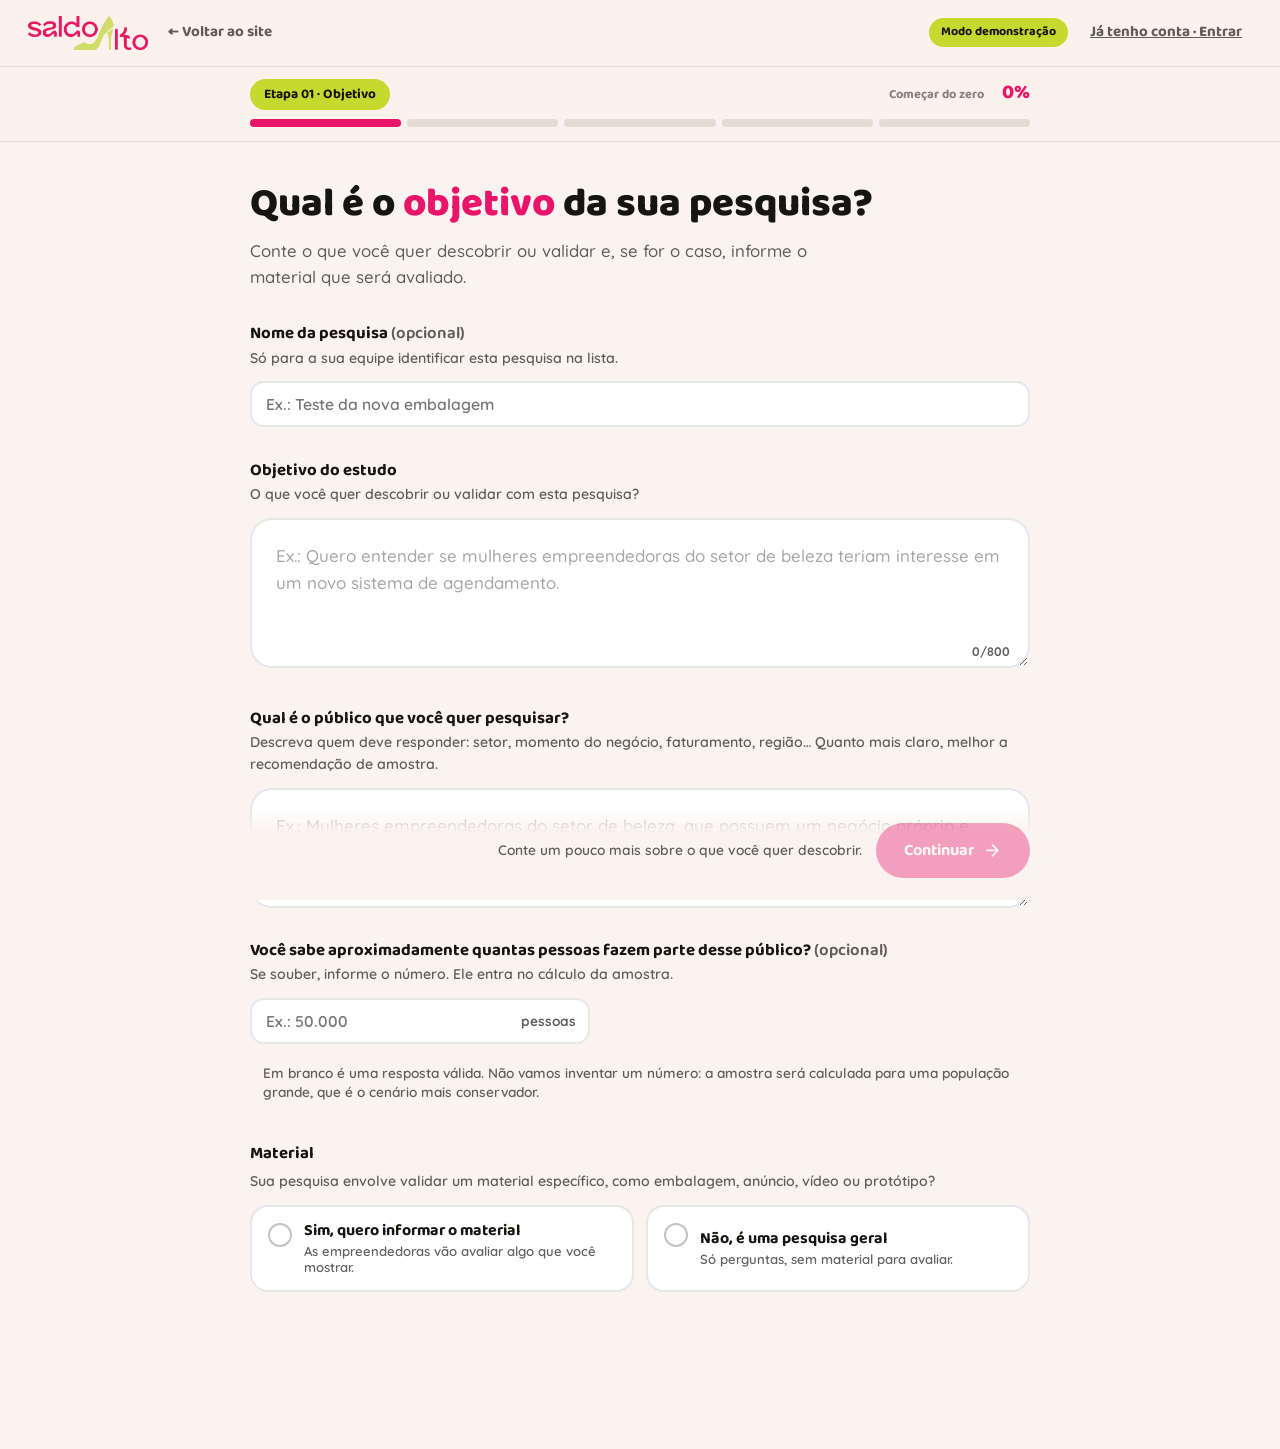
<file: criar-pesquisa.html>
<!DOCTYPE html>
<html lang="pt-BR">
<head>
<meta charset="UTF-8">
<meta name="viewport" content="width=device-width, initial-scale=1.0">
<title>Criar pesquisa — Saldo Alto para Empresas</title>
<meta name="description" content="Monte sua pesquisa com mulheres empreendedoras em poucos passos: objetivo, público, amostra, perguntas e materiais.">
<link rel="preconnect" href="https://fonts.googleapis.com">
<link rel="preconnect" href="https://fonts.gstatic.com" crossorigin>
<link href="https://fonts.googleapis.com/css2?family=Baloo+2:wght@500;600;700;800&family=Quicksand:wght@400;500;600;700&display=swap" rel="stylesheet">
<link rel="stylesheet" href="sa-app.css">
<style>
  :root{
    --pink:#E8156A; --pink-dark:#C4104F; --pink-soft:rgba(232,21,106,0.08); --pink-tint:#FDEBF3;
    --lime:#C6D92E; --lime-dark:#A9BC1F; --lime-soft:rgba(198,217,46,0.22);
    --cream:#FAF3F0; --card:#FFFFFF; --ink:#171512; --ink-soft:rgba(23,21,18,0.68); --line:rgba(23,21,18,0.1);
    --display:'Baloo 2',sans-serif; --body:'Quicksand',sans-serif; --radius:22px;
    --shadow:0 14px 30px -20px rgba(23,21,18,0.22);
    --topbar-h:65px;
  }
  *{box-sizing:border-box; margin:0; padding:0;}
  html{scroll-behavior:smooth;}
  body{background:var(--cream); color:var(--ink); font-family:var(--body); font-weight:500; line-height:1.55; -webkit-font-smoothing:antialiased;}
  img,svg{display:block; max-width:100%;}
  button{font-family:inherit; color:inherit; cursor:pointer;}
  input,textarea,select{font-family:inherit; color:inherit;}
  a{color:inherit;}
  .ic{width:1.15em; height:1.15em; flex-shrink:0;}
  :focus-visible{outline:3px solid var(--lime-dark); outline-offset:2px;}
  @media (prefers-reduced-motion: reduce){ *{animation-duration:0.001ms !important; animation-iteration-count:1 !important; transition-duration:0.001ms !important; scroll-behavior:auto !important;} }

  /* ---------- botões (mesmo padrão das landings) ---------- */
  .btn-primary{background:var(--pink); color:#fff; font-family:var(--display); font-weight:700; font-size:1.02rem; padding:14px 28px; border:none; border-radius:100px; text-decoration:none; display:inline-flex; align-items:center; justify-content:center; gap:8px; transition:transform .15s, background .2s, opacity .2s; box-shadow:0 10px 24px -10px rgba(232,21,106,0.55);}
  .btn-primary:hover:not(:disabled){background:var(--pink-dark); transform:translateY(-2px);}
  .btn-primary:disabled{opacity:.38; cursor:not-allowed; box-shadow:none;}
  .btn-ghost{background:transparent; border:2px solid var(--ink); color:var(--ink); font-family:var(--display); font-weight:700; font-size:1rem; padding:11px 24px; border-radius:100px; text-decoration:none; display:inline-flex; align-items:center; gap:8px; transition:background .2s, color .2s;}
  .btn-ghost:hover{background:var(--ink); color:var(--cream);}
  .btn-quiet{background:none; border:none; font-family:var(--display); font-weight:700; font-size:.95rem; color:var(--ink-soft); padding:8px 10px; border-radius:100px; display:inline-flex; align-items:center; gap:6px; transition:color .2s, background .2s;}
  .btn-quiet:hover{color:var(--pink); background:var(--pink-soft);}
  .btn-ai{background:var(--ink); color:var(--lime); font-family:var(--display); font-weight:700; font-size:.98rem; padding:12px 22px; border:none; border-radius:100px; display:inline-flex; align-items:center; gap:8px; transition:transform .15s, box-shadow .2s;}
  .btn-ai:hover:not(:disabled){transform:translateY(-2px); box-shadow:0 12px 22px -12px rgba(23,21,18,.6);}
  .btn-ai:disabled{opacity:.45; cursor:not-allowed;}
  .btn-sm{font-size:.86rem; padding:8px 16px;}
  .spin{width:1.1em; height:1.1em; border-radius:50%; border:2.5px solid currentColor; border-right-color:transparent; animation:spin .7s linear infinite; flex-shrink:0;}
  @keyframes spin{to{transform:rotate(360deg);}}

  /* ---------- topbar ---------- */
  .topbar{position:sticky; top:0; z-index:40; background:rgba(252,241,236,0.92); backdrop-filter:blur(8px); border-bottom:1px solid var(--line);}
  .topbar .in{max-width:1280px; margin:0 auto; padding:13px 28px; display:flex; align-items:center; justify-content:space-between; gap:16px; min-height:var(--topbar-h);}
  .logo-img{height:34px; width:auto;}
  .top-right{display:flex; align-items:center; gap:12px;}
  .top-left{display:flex; align-items:center; gap:10px; min-width:0;}
  .top-back{white-space:nowrap; text-decoration:none;}
  [hidden]{display:none !important;}
  .sync{font-size:.8rem; font-weight:700; color:var(--ink-soft); white-space:nowrap;}
  .sync[data-k="offline"]{color:var(--pink-dark);}
  .perm-note{margin-top:20px; background:var(--pink-soft); border-radius:16px; padding:14px 18px; font-weight:700; font-size:.94rem;}
  @media (max-width:760px){ .top-back,.sync,.demo-pill{display:none !important;} #saveExitTop{padding:8px;} }
  .demo-pill{font-family:var(--display); font-weight:700; font-size:.78rem; background:var(--lime); color:var(--ink); border-radius:100px; padding:5px 12px; cursor:help; white-space:nowrap;}

  /* ---------- layout ---------- */
  .layout{max-width:1280px; margin:0 auto; min-height:calc(100vh - var(--topbar-h));}
  /* ---------- barra de progresso (topo, desktop e celular) ---------- */
  .mprog{position:sticky; top:var(--topbar-h); z-index:30; background:rgba(252,241,236,.96); backdrop-filter:blur(8px); border-bottom:1px solid var(--line);}
  .mprog-in{max-width:884px; margin:0 auto; padding:12px 52px 14px;}
  .mprog-top{display:flex; justify-content:space-between; align-items:center; gap:12px; font-size:.95rem; font-weight:700;}
  .mprog-top .eyebrow{margin:0; padding:5px 14px; font-size:.85rem;}
  .pct{font-family:var(--display); font-weight:800; font-size:1.25rem; line-height:1; color:var(--pink);}
  .mprog-r{display:flex; align-items:baseline; gap:10px;}
  .mprog-r .btn-quiet{font-size:.8rem; padding:2px 8px; opacity:.75;}
  .segs{display:grid; grid-template-columns:repeat(5,1fr); gap:6px; margin-top:9px;}
  .segs button{height:8px; padding:0; border:none; border-radius:100px; background:rgba(23,21,18,.1); transition:background .25s;}
  .segs button:not(:disabled){cursor:pointer;}
  .segs button:not(:disabled):hover{background:rgba(232,21,106,.45);}
  .segs button:disabled{cursor:default;}
  .segs button.done{background:var(--lime-dark);}
  .segs button.cur{background:var(--pink);}

  .main{padding:40px 52px 28px; max-width:884px; margin:0 auto; min-width:0; display:flex; flex-direction:column; min-height:calc(100vh - var(--topbar-h) - 58px);}
  .stage{flex:1; width:100%; max-width:780px;}
  .stage:focus,.stage:focus-visible{outline:none;}
  .stage.enter{animation:stageIn .38s cubic-bezier(.2,.8,.2,1);}
  @keyframes stageIn{from{opacity:0; transform:translateY(14px);} to{opacity:1; transform:none;}}
  .footbar{position:sticky; bottom:0; margin-top:36px; padding:16px 0 22px; background:linear-gradient(to top,var(--cream) 72%,rgba(250,243,240,0)); max-width:780px; width:100%; z-index:20;}
  .footbar .row{display:flex; align-items:center; justify-content:space-between; gap:14px;}
  .foot-hint{font-size:.86rem; font-weight:600; color:var(--ink-soft); text-align:right; flex:1;}
  .foot-actions{display:flex; align-items:center; gap:10px; flex-shrink:0;}
  .foot-hint-m{display:none;}

  /* ---------- cabeçalho de etapa ---------- */
  .eyebrow{display:inline-block; font-family:var(--display); font-weight:700; font-size:.88rem; border-radius:100px; padding:6px 16px; margin-bottom:18px; background:var(--lime); color:var(--ink);}
  .step-title{font-family:var(--display); font-weight:800; font-size:clamp(1.8rem,3.4vw,2.5rem); line-height:1.12; max-width:680px;}
  .step-title .accent{color:var(--pink);}
  .step-sub{margin-top:12px; font-size:1.05rem; color:var(--ink-soft); max-width:600px; font-weight:500;}
  .step-body{margin-top:30px;}
  .head-row{display:flex; justify-content:space-between; align-items:flex-start; gap:18px; flex-wrap:wrap;}
  .avail-pill{display:inline-flex; align-items:center; gap:8px; background:var(--card); border:1px solid var(--line); border-radius:100px; padding:8px 16px; font-weight:700; font-size:.88rem; box-shadow:var(--shadow); white-space:nowrap;}
  .avail-pill .ic{color:var(--pink);}
  .avail-pill b{font-family:var(--display); font-weight:800; font-size:1.05rem;}
  .section-label{font-family:var(--display); font-weight:700; font-size:1.05rem; margin:0 0 4px;}
  .section-hint{font-size:.88rem; color:var(--ink-soft); font-weight:600; margin-bottom:12px;}
  .block{margin-top:30px;}
  .block:first-child{margin-top:0;}

  /* ---------- objetivo ---------- */
  .textarea-wrap{position:relative;}
  .textarea-big{width:100%; min-height:150px; border:2px solid var(--line); border-radius:22px; padding:22px 24px 40px; font-family:var(--body); font-weight:600; font-size:1.06rem; line-height:1.6; background:var(--card); resize:vertical; outline:none; transition:border-color .2s, box-shadow .2s;}
  .textarea-big:focus{border-color:var(--pink); box-shadow:0 0 0 5px var(--pink-soft);}
  .textarea-big::placeholder{color:rgba(23,21,18,.38); font-weight:500;}
  .counter{position:absolute; right:20px; bottom:14px; font-size:.78rem; font-weight:700; color:var(--ink-soft); pointer-events:none;}
  .ai-box{margin-top:0; display:flex; align-items:center; justify-content:space-between; gap:18px; flex-wrap:wrap; background:var(--lime-soft); border:1px dashed var(--lime-dark); border-radius:22px; padding:20px 24px;}
  .ai-box > div:first-child{flex:1 1 300px; min-width:0;}
  .ai-box h4{font-family:var(--display); font-weight:700; font-size:1.05rem;}
  .ai-box p{font-size:.9rem; color:var(--ink-soft); font-weight:600;}
  .ai-done{margin-top:14px; display:flex; align-items:center; gap:10px; font-weight:700; font-size:.92rem; color:var(--ink);}
  .ai-done .ic{color:var(--lime-dark);}

  /* ---------- cartões selecionáveis ---------- */
  .opt-grid{display:grid; grid-template-columns:repeat(auto-fill,minmax(196px,1fr)); gap:14px;}
  .opt-grid.sm{grid-template-columns:repeat(auto-fill,minmax(132px,1fr)); gap:10px;}
  .opt{position:relative; text-align:left; background:var(--card); border:2px solid var(--line); border-radius:20px; padding:18px 16px; display:flex; flex-direction:column; align-items:flex-start; gap:12px; min-height:112px; font-family:var(--display); font-weight:700; font-size:1rem; line-height:1.25; transition:border-color .18s, background .18s, transform .18s, box-shadow .18s;}
  .opt:hover{border-color:rgba(232,21,106,.45); transform:translateY(-2px);}
  .opt-ic{width:42px; height:42px; border-radius:14px; background:var(--pink-soft); color:var(--pink); display:flex; align-items:center; justify-content:center; font-size:1.25rem; transition:all .18s;}
  .opt-check{position:absolute; top:12px; right:12px; width:24px; height:24px; border-radius:50%; border:2px solid var(--line); background:#fff; color:#fff; display:flex; align-items:center; justify-content:center; font-size:.85rem; transition:all .18s;}
  .opt-check .ic{opacity:0; transform:scale(.4); transition:all .18s;}
  .opt[aria-checked="true"], .opt[aria-pressed="true"]{border-color:var(--pink); background:var(--pink-tint); box-shadow:0 14px 26px -16px rgba(232,21,106,.55);}
  .opt[aria-checked="true"] .opt-check{background:var(--pink); border-color:var(--pink);}
  .opt[aria-checked="true"] .opt-check .ic{opacity:1; transform:scale(1);}
  .opt[aria-checked="true"] .opt-ic{background:var(--pink); color:#fff;}
  .opt.sm{min-height:0; flex-direction:row; align-items:center; padding:13px 44px 13px 16px; font-size:.95rem; border-radius:16px;}
  .opt.sm .opt-check{top:50%; transform:translateY(-50%); right:12px; width:22px; height:22px;}
  .opt.dashed{border-style:dashed; color:var(--ink-soft); background:transparent; justify-content:center; align-items:center; text-align:center;}
  .opt.dashed:hover{color:var(--pink);}
  .toolbar{display:flex; align-items:center; justify-content:space-between; gap:12px; flex-wrap:wrap; margin-bottom:14px;}
  .toolbar .count{font-size:.9rem; font-weight:700; color:var(--ink-soft);}
  .chips{display:flex; flex-wrap:wrap; gap:8px;}
  .chip{display:inline-flex; align-items:center; gap:6px; background:var(--card); border:1px solid var(--line); border-radius:100px; padding:6px 8px 6px 14px; font-weight:700; font-size:.88rem;}
  .chip button{width:22px; height:22px; border-radius:50%; border:none; background:var(--pink-soft); color:var(--pink); display:flex; align-items:center; justify-content:center; font-size:.8rem;}
  .chip.plain{padding:6px 14px; background:var(--pink-soft); border-color:transparent; color:var(--pink-dark);}
  .inline-field{margin-top:16px; background:var(--card); border:2px solid var(--line); border-radius:20px; padding:18px 20px;}
  .inline-field label{display:block; font-family:var(--display); font-weight:700; font-size:.92rem; margin-bottom:8px;}
  .inline-row{display:flex; gap:10px;}
  .field{flex:1; min-width:0; font-weight:600; font-size:.98rem; background:#fff; border:2px solid var(--line); border-radius:14px; padding:11px 14px; outline:none; transition:border-color .2s;}
  .field:focus{border-color:var(--pink);}
  .field.invalid{border-color:var(--pink-dark); background:rgba(232,21,106,.05);}
  .note{margin-top:22px; display:flex; gap:10px; align-items:flex-start; font-size:.9rem; font-weight:600; color:var(--ink-soft); background:var(--card); border:1px solid var(--line); border-radius:16px; padding:14px 16px;}
  .note .ic{color:var(--pink); margin-top:2px;}

  /* ---------- material (etapa Objetivo) ---------- */
  .choice-row{display:grid; grid-template-columns:1fr 1fr; gap:12px;}
  .choice{position:relative; text-align:left; background:var(--card); border:2px solid var(--line); border-radius:18px; padding:14px 16px 14px 52px; font-family:var(--display); font-weight:700; font-size:1rem; line-height:1.25; transition:border-color .18s, background .18s, box-shadow .18s;}
  .choice small{display:block; font-family:var(--body); font-weight:600; font-size:.82rem; color:var(--ink-soft); margin-top:2px;}
  .choice .radio{position:absolute; left:16px; top:16px; margin:0;}
  .choice:hover{border-color:rgba(232,21,106,.45);}
  .choice[aria-checked="true"]{border-color:var(--pink); background:var(--pink-tint); box-shadow:0 14px 26px -18px rgba(232,21,106,.55);}
  .choice[aria-checked="true"] .radio{border-color:var(--pink); background:var(--pink);}
  .choice[aria-checked="true"] .radio i{transform:scale(1);}
  .mat-panel{margin-top:14px; background:var(--card); border:1px solid var(--line); border-radius:22px; padding:20px 20px 22px; display:flex; flex-direction:column; gap:16px;}
  .mat-panel label.lbl{display:block; font-family:var(--display); font-weight:700; font-size:.9rem; margin-bottom:6px;}
  .mat-hint{margin-top:12px; display:flex; align-items:center; justify-content:space-between; gap:12px; flex-wrap:wrap; background:var(--lime-soft); border:1px dashed var(--lime-dark); border-radius:16px; padding:12px 16px; font-weight:700; font-size:.9rem;}
  .mat-hint[hidden]{display:none;}
  .drops.sm{gap:12px;}
  .drops.sm .drop{padding:18px 14px; font-size:1rem; flex-direction:row; justify-content:center; gap:12px; text-align:left;}
  .drops.sm .drop .big{width:44px; height:44px; font-size:1.3rem; margin:0; border-radius:14px;}
  .drops.sm .drop span.t{display:flex; flex-direction:column;}
  .media-grid.sm{grid-template-columns:repeat(auto-fill,minmax(170px,1fr)); margin-top:0;}
  .media-grid.sm .mthumb{height:112px;}
  .mat-ai{margin-top:14px; display:flex; flex-direction:column; gap:10px;}
  .mat-ai-row{display:flex; align-items:center; gap:12px; background:var(--card); border:1px solid var(--line); border-radius:16px; padding:8px 12px 8px 8px;}
  .mat-ai-row .th{width:52px; height:52px; border-radius:12px; overflow:hidden; background:var(--cream); flex-shrink:0; display:flex; align-items:center; justify-content:center; color:var(--ink-soft);}
  .mat-ai-row .th img,.mat-ai-row .th video{width:100%; height:100%; object-fit:cover;}
  .mat-ai-row .nm{flex:1; min-width:0; font-weight:700; font-size:.9rem; overflow:hidden; text-overflow:ellipsis; white-space:nowrap;}
  .mat-ai-row .nm small{display:block; font-weight:600; font-size:.78rem; color:var(--ink-soft);}
  .mat-ai-row .btn-ai{font-size:.82rem; padding:9px 14px;}

  /* ---------- público (tela única) ---------- */
  .card-sec{background:var(--card); border:1px solid var(--line); border-radius:24px; padding:20px 22px 22px; box-shadow:var(--shadow);}
  .card-sec + .card-sec{margin-top:16px;}
  .sec-head{display:flex; align-items:center; justify-content:space-between; gap:12px; flex-wrap:wrap; margin-bottom:14px;}
  .sec-title{display:flex; align-items:center; gap:10px; font-family:var(--display); font-weight:800; font-size:1.12rem;}
  .sec-num{width:28px; height:28px; border-radius:50%; background:var(--pink-soft); color:var(--pink); display:flex; align-items:center; justify-content:center; font-size:.9rem; flex-shrink:0;}
  .sec-tag{font-family:var(--display); font-weight:700; font-size:.74rem; border-radius:100px; padding:3px 11px; background:var(--cream); color:var(--ink-soft);}
  .sec-tag.req{background:var(--pink-soft); color:var(--pink-dark);}
  .cchips{display:flex; flex-wrap:wrap; gap:8px;}
  .cchip{display:inline-flex; align-items:center; gap:8px; background:#fff; border:2px solid var(--line); border-radius:100px; padding:8px 14px 8px 12px; font-family:var(--display); font-weight:700; font-size:.9rem; line-height:1.2; transition:border-color .18s, background .18s;}
  .cchip:hover{border-color:rgba(232,21,106,.45);}
  .cchip .cb{width:18px; height:18px; border-radius:50%; border:2px solid var(--line); background:#fff; color:#fff; display:flex; align-items:center; justify-content:center; font-size:.7rem; flex-shrink:0; transition:all .18s;}
  .cchip .cb .ic{opacity:0; transform:scale(.4); transition:all .18s;}
  .cchip[aria-checked="true"],.cchip.custom{border-color:var(--pink); background:var(--pink-tint);}
  .cchip[aria-checked="true"] .cb,.cchip.custom .cb{background:var(--pink); border-color:var(--pink);}
  .cchip[aria-checked="true"] .cb .ic,.cchip.custom .cb .ic{opacity:1; transform:scale(1);}
  .cchip.dashed{border-style:dashed; color:var(--ink-soft); background:transparent;}
  .cchip.dashed:hover{color:var(--pink);}
  .cchip .x{width:20px; height:20px; border:none; border-radius:50%; background:var(--pink-soft); color:var(--pink); display:flex; align-items:center; justify-content:center; font-size:.75rem; margin-left:2px;}
  .cchip.custom{padding-right:8px;}
  .pf-grid{display:grid; grid-template-columns:1fr 1fr; gap:14px; align-items:start;}
  .pf{background:var(--cream); border-radius:18px; padding:16px 16px 14px; min-width:0;}
  .pf.full{grid-column:1 / -1;}
  .pf-head{display:flex; align-items:center; justify-content:space-between; gap:8px; min-height:26px;}
  .pf-label{font-family:var(--display); font-weight:700; font-size:.98rem;}
  .pair{display:grid; grid-template-columns:1fr 1fr; gap:10px; margin-top:10px;}
  .pair label{display:block; font-weight:700; font-size:.78rem; color:var(--ink-soft); margin-bottom:4px;}
  .affix{position:relative;}
  .affix .field{width:100%; padding-left:14px;}
  .affix.pre .field{padding-left:42px;}
  .affix.suf .field{padding-right:52px;}
  .affix .pre-t,.affix .suf-t{position:absolute; top:50%; transform:translateY(-50%); font-weight:700; font-size:.85rem; color:var(--ink-soft); pointer-events:none;}
  .affix .pre-t{left:14px;}
  .affix .suf-t{right:14px;}
  .pf-note{font-size:.8rem; font-weight:600; color:var(--ink-soft); margin-top:8px; line-height:1.4;}
  .pf-note b{color:var(--ink);}
  .pf-note.err{color:var(--pink-dark); font-weight:700;}
  .dd{position:relative; margin-top:10px;}
  .dd-btn{width:100%; display:flex; align-items:center; justify-content:space-between; gap:8px; background:#fff; border:2px solid var(--line); border-radius:14px; padding:11px 14px; font-weight:700; font-size:.95rem; text-align:left; transition:border-color .18s;}
  .dd-btn:hover,.dd-btn[aria-expanded="true"]{border-color:var(--pink);}
  .dd-btn .ic{transition:transform .2s; color:var(--ink-soft);}
  .dd-btn[aria-expanded="true"] .ic{transform:rotate(180deg);}
  .stage:has(.cbx.open),.stage:has(.dd-list),.stage:has(.info-pop){position:relative; z-index:25;}   /* a lista aberta fica acima da barra Voltar/Continuar */
  .dd-panel{position:absolute; left:0; right:0; top:calc(100% + 6px); z-index:15; background:#fff; border:1px solid var(--line); border-radius:16px; box-shadow:0 20px 40px -16px rgba(23,21,18,.35); padding:6px;}
  .dd-list{max-height:250px; overflow-y:auto; display:flex; flex-direction:column;}
  .dd-opt{display:flex; align-items:center; gap:10px; width:100%; border:none; background:none; text-align:left; padding:9px 10px; border-radius:11px; font-weight:700; font-size:.9rem;}
  .dd-opt:hover{background:var(--pink-soft);}
  .dd-opt .bx{width:20px; height:20px; border-radius:6px; border:2px solid rgba(23,21,18,.25); background:#fff; color:#fff; display:flex; align-items:center; justify-content:center; font-size:.8rem; flex-shrink:0; transition:all .15s;}
  .dd-opt .bx .ic{opacity:0;}
  .dd-opt[aria-selected="true"] .bx{background:var(--pink); border-color:var(--pink);}
  .dd-opt[aria-selected="true"] .bx .ic{opacity:1;}
  .dd-foot{display:flex; justify-content:space-between; align-items:center; gap:8px; padding:6px 4px 2px; border-top:1px solid var(--line); margin-top:4px;}
  .pf .chips{margin-top:10px;}
  .pf .chip{font-size:.82rem; padding:4px 6px 4px 12px;}
  .pf textarea.field{width:100%; min-height:84px; resize:vertical; margin-top:10px; display:block;}
  .kv{display:flex; flex-direction:column; gap:3px; margin-top:6px;}
  .kv div{font-family:var(--body); font-weight:600; font-size:.95rem; color:var(--ink);}
  .kv b{font-family:var(--display); font-weight:700; color:var(--ink-soft); margin-right:4px;}

  /* ---------- amostra ---------- */
  .modes{display:grid; grid-template-columns:1fr 1fr; gap:16px; align-items:stretch;}
  .mode{background:var(--card); border:2px solid var(--line); border-radius:24px; padding:22px 22px 24px; display:flex; flex-direction:column; gap:14px; transition:border-color .18s, background .18s, box-shadow .18s;}
  .mode.sel{border-color:var(--pink); background:var(--pink-tint); box-shadow:0 16px 28px -18px rgba(232,21,106,.55);}
  .mode-head{display:flex; gap:14px; align-items:flex-start; background:none; border:none; text-align:left; width:100%; padding:0;}
  .radio{width:24px; height:24px; border-radius:50%; border:2px solid rgba(23,21,18,.25); background:#fff; flex-shrink:0; display:flex; align-items:center; justify-content:center; margin-top:2px; transition:all .18s;}
  .radio i{width:10px; height:10px; border-radius:50%; background:#fff; transform:scale(0); transition:transform .18s;}
  .mode.sel .radio{border-color:var(--pink); background:var(--pink);}
  .mode.sel .radio i{transform:scale(1);}
  .mode-title{font-family:var(--display); font-weight:800; font-size:1.12rem; line-height:1.2;}
  .mode-desc{font-size:.9rem; color:var(--ink-soft); font-weight:600; margin-top:4px;}
  .stepper{display:flex; align-items:center; gap:10px;}
  .stepper button{width:44px; height:44px; border-radius:14px; border:2px solid var(--line); background:#fff; font-size:1.3rem; font-weight:800; display:flex; align-items:center; justify-content:center;}
  .stepper button:hover{border-color:var(--pink); color:var(--pink);}
  .num-input{width:110px; text-align:center; font-family:var(--display); font-weight:800; font-size:1.5rem; border:2px solid var(--line); border-radius:14px; padding:6px 8px; background:#fff; outline:none;}
  .num-input:focus{border-color:var(--pink);}
  .num-input.invalid{border-color:var(--pink-dark);}
  .stepper span{font-weight:700; color:var(--ink-soft);}
  .prec{display:flex; flex-direction:column; gap:8px;}
  .prec button{display:flex; justify-content:space-between; align-items:center; gap:10px; background:#fff; border:2px solid var(--line); border-radius:14px; padding:9px 14px; font-weight:700; font-size:.9rem; text-align:left; transition:all .18s;}
  .prec button small{font-weight:600; color:var(--ink-soft); font-size:.8rem;}
  .prec button[aria-checked="true"]{border-color:var(--pink); background:#fff; box-shadow:inset 0 0 0 1px var(--pink);}
  .result{margin-top:24px; background:var(--card); border:1px solid var(--line); border-radius:26px; padding:26px 26px 24px; box-shadow:var(--shadow);}
  .result-grid{display:grid; grid-template-columns:1fr 1fr; gap:14px;}
  .metric{border-radius:18px; padding:16px 18px; background:var(--cream);}
  .metric.hl{background:var(--ink); color:var(--cream);}
  .metric .lbl{font-size:.8rem; font-weight:700; text-transform:uppercase; letter-spacing:.04em; opacity:.7; font-family:var(--display);}
  .metric .val{font-family:var(--display); font-weight:800; font-size:2.3rem; line-height:1.1; margin-top:4px;}
  .metric.hl .val{color:var(--lime);}
  .metric .val small{font-size:.95rem; font-weight:700; opacity:.75; margin-left:4px;}
  .result-msg{margin-top:16px; display:flex; gap:10px; align-items:flex-start; font-weight:700; font-size:.98rem;}
  .result-msg .ic{color:var(--lime-dark); margin-top:2px;}
  .cmp{margin-top:18px; display:flex; flex-direction:column; gap:12px;}
  .cmp-row .top{display:flex; justify-content:space-between; font-size:.85rem; font-weight:700; margin-bottom:5px;}
  .cmp-row .top span:last-child{font-family:var(--display); font-weight:800;}
  .track{height:14px; border-radius:100px; background:rgba(23,21,18,.07); overflow:hidden;}
  .track i{display:block; height:100%; border-radius:100px; transition:width .6s cubic-bezier(.2,.8,.2,1);}
  .track i.need{background:var(--pink);}
  .track i.have{background:var(--lime-dark);}
  .fine{font-size:.8rem; color:var(--ink-soft); font-weight:600; margin-top:14px;}
  .warn{margin-top:18px; display:flex; gap:12px; align-items:flex-start; background:var(--pink-soft); border:2px solid var(--pink); border-radius:18px; padding:16px 18px;}
  .warn > .ic{color:var(--pink); font-size:1.3rem; margin-top:1px;}
  .warn p{font-weight:700; font-size:.95rem; flex:1;}
  .warn-row{display:flex; gap:14px; align-items:center; flex-wrap:wrap; flex:1; justify-content:space-between;}

  /* ---------- público-alvo, universo e calculadora ---------- */
  .aud-uni{margin-top:22px;}
  .aud-uni .affix{max-width:340px;}
  .aud-uni .field{width:100%;}
  .tag-opt{font-weight:600; color:var(--ink-soft);}
  .uni-note{margin-top:10px; font-size:.85rem; font-weight:600; color:var(--ink-soft); line-height:1.45; background:var(--cream); border-radius:12px; padding:9px 13px;}
  .uni-note b{color:var(--ink);}
  .uni-note.err{background:var(--pink-soft); color:var(--pink-dark); font-weight:700;}
  .recap p{font-weight:600; font-size:.98rem; line-height:1.5; margin-top:2px;}
  .ai-hints{display:flex; flex-direction:column; gap:8px; margin-top:12px;}
  .ai-hint{display:flex; align-items:center; justify-content:space-between; gap:12px; flex-wrap:wrap; background:var(--lime-soft); border:1px dashed var(--lime-dark); border-radius:14px; padding:10px 14px; font-weight:700; font-size:.88rem; line-height:1.4;}
  .ai-hint > span{flex:1; min-width:220px;}
  .ai-hint .tagline{display:block; font-size:.74rem; font-weight:700; color:var(--ink-soft); text-transform:uppercase; letter-spacing:.04em; margin-bottom:2px; font-family:var(--display);}
  .adv-toggle{align-self:flex-start;}
  .adv-panel{display:grid; grid-template-columns:1fr 1fr; gap:10px; background:#fff; border:2px solid var(--line); border-radius:14px; padding:12px 14px;}
  .adv-panel label{display:block; font-size:.78rem; font-weight:700; color:var(--ink-soft); margin-bottom:5px;}
  .adv-panel select.field{width:100%; padding:8px 12px; font-size:.92rem; appearance:auto;}
  .chk{display:flex; gap:10px; align-items:flex-start; font-weight:700; font-size:.9rem; line-height:1.35; cursor:pointer;}
  .chk input{width:18px; height:18px; margin-top:2px; accent-color:var(--pink); flex-shrink:0;}
  .chk small{display:block; font-weight:600; color:var(--ink-soft); font-size:.8rem; margin-top:2px;}
  .chk.off{opacity:.55; cursor:not-allowed;}
  .uses{display:flex; flex-direction:column; border:1px solid var(--line); border-radius:18px; overflow:hidden; margin-bottom:18px;}
  .uses-row{display:grid; grid-template-columns:118px 1fr auto; gap:12px; align-items:start; padding:11px 16px; font-size:.9rem; font-weight:600; background:#fff;}
  .uses-row + .uses-row{border-top:1px solid var(--line);}
  .uses-row .k{font-family:var(--display); font-weight:700; font-size:.74rem; text-transform:uppercase; letter-spacing:.04em; color:var(--ink-soft); padding-top:2px;}
  .uses-row .v{line-height:1.45; overflow-wrap:anywhere;}
  .uses-row .v small{display:block; color:var(--ink-soft); font-weight:600; font-size:.8rem;}
  .result-grid.four{grid-template-columns:repeat(4,1fr);}
  .result-grid.four .metric{padding:14px 15px;}
  .result-grid.four .metric .val{font-size:1.75rem;}
  .metric .val.txt{font-size:1.05rem; line-height:1.25; padding-top:6px;}
  .metric .sub{font-size:.76rem; font-weight:600; opacity:.7; margin-top:3px; line-height:1.3;}
  .rec-line{margin-top:16px; font-family:var(--display); font-weight:800; font-size:1.05rem; line-height:1.4;}
  .rec-line small{display:block; font-family:var(--body); font-weight:600; font-size:.85rem; color:var(--ink-soft); margin-top:3px;}
  .cost-line{margin-top:16px; display:flex; align-items:center; justify-content:space-between; gap:12px; flex-wrap:wrap; background:var(--ink); color:var(--cream); border-radius:18px; padding:14px 18px;}
  .cost-line .amt{font-family:var(--display); font-weight:800; font-size:1.6rem; color:var(--lime); line-height:1.1;}
  .cost-line .d{font-size:.8rem; font-weight:600; opacity:.75; margin-top:3px; max-width:420px;}
  .cost-line .btn-quiet{color:var(--cream);}
  .disclaimer{margin-top:16px; display:flex; gap:10px; align-items:flex-start; background:var(--cream); border-radius:16px; padding:13px 16px; font-size:.84rem; font-weight:600; line-height:1.5; color:var(--ink);}
  .disclaimer .ic{margin-top:2px; color:var(--pink); flex-shrink:0;}
  .how{margin-top:14px; border:1px solid var(--line); border-radius:16px; position:relative; background:#fff;}
  .how-head{display:flex; align-items:center;}
  .how-head .how-btn{flex:1; border-radius:16px;}
  .how-btn{display:flex; justify-content:space-between; align-items:center; width:100%; background:#fff; border:none; padding:12px 16px; font-family:var(--display); font-weight:800; font-size:.92rem; text-align:left;}
  .how-body{padding:4px 18px 16px; background:#fff; font-size:.88rem; font-weight:600; line-height:1.55;}
  .how-body ol{margin:8px 0 0; padding-left:20px; display:flex; flex-direction:column; gap:10px;}
  .how-body code{display:block; font-family:ui-monospace,Menlo,Consolas,monospace; font-size:.82rem; font-weight:600; background:var(--cream); border-radius:10px; padding:7px 10px; margin-top:5px; overflow-wrap:anywhere;}
  .how-body .note{color:var(--ink-soft); font-size:.82rem; margin-top:12px;}
  .pf.wide{grid-column:1 / -1;}
  .loc-row{display:grid; grid-template-columns:repeat(3,1fr); gap:10px; margin-top:10px;}
  .loc-row label{display:block; font-weight:700; font-size:.78rem; color:var(--ink-soft); margin-bottom:4px;}
  .loc-row .field{width:100%; font-size:.95rem; padding:10px 14px;}
  .loc-row select.field,.adv-panel select.field{appearance:none; -webkit-appearance:none; padding-right:38px; background-image:url("data:image/svg+xml,%3Csvg xmlns='http://www.w3.org/2000/svg' width='16' height='16' viewBox='0 0 24 24' fill='none' stroke='%23171512' stroke-width='2.5' stroke-linecap='round' stroke-linejoin='round'%3E%3Cpath d='m6 9 6 6 6-6'/%3E%3C/svg%3E"); background-repeat:no-repeat; background-position:right 14px center;}
  .loc-row .field:disabled{background-color:rgba(255,255,255,.55); color:var(--ink-soft); cursor:not-allowed;}
  .cbx{position:relative;}
  .cbx .dd-panel{display:none; max-height:280px; overflow-y:auto;}
  .cbx.open .dd-panel{display:block;}
  .dd-empty{padding:9px 10px; font-size:.82rem; font-weight:600; color:var(--ink-soft);}
  .other-crit{margin-top:16px; padding-top:16px; border-top:1px dashed var(--line);}
  .info-wrap{position:relative; display:flex; align-items:center; padding-right:12px;}
  .info-btn{width:26px; height:26px; border-radius:50%; border:2px solid var(--ink-soft); background:#fff; color:var(--ink-soft); font-family:Georgia,'Times New Roman',serif; font-style:italic; font-weight:700; font-size:.9rem; line-height:1; display:flex; align-items:center; justify-content:center; transition:all .15s;}
  .info-btn:hover,.info-btn[aria-expanded="true"]{border-color:var(--pink); color:var(--pink);}
  .info-pop{position:absolute; right:8px; bottom:calc(100% + 10px); z-index:20; width:min(380px, calc(100vw - 48px)); background:var(--ink); color:var(--cream); border-radius:16px; padding:14px 16px; font-size:.84rem; font-weight:600; line-height:1.5; box-shadow:0 20px 40px -14px rgba(23,21,18,.5);}
  .result-grid.four > *{min-width:0;}
  @media (max-width:560px){ .result-grid.four{grid-template-columns:1fr;} .result-grid.four .metric .val{font-size:1.9rem;} }
  @media (max-width:900px){ .loc-row{grid-template-columns:1fr;} .result-grid.four{grid-template-columns:1fr 1fr;} .uses-row{grid-template-columns:1fr auto;} .uses-row .k{grid-column:1 / -1; padding:0;} .adv-panel{grid-template-columns:1fr;} }

  /* ---------- perguntas ---------- */
  .q-section{margin-top:30px;}
  .q-section h3{font-family:var(--display); font-weight:800; font-size:1.15rem; display:flex; align-items:center; gap:8px; flex-wrap:wrap;}
  .q-section h3 .badge{font-size:.75rem; background:var(--ink); color:var(--lime); border-radius:100px; padding:3px 11px; display:inline-flex; align-items:center; gap:5px;}
  .q-head{display:flex; justify-content:space-between; align-items:center; gap:12px; flex-wrap:wrap; margin-bottom:14px;}
  .q-list{display:flex; flex-direction:column; gap:14px;}
  .qcard{position:relative; background:var(--card); border:2px solid var(--line); border-radius:22px; padding:20px 20px 18px; display:flex; gap:16px; box-shadow:var(--shadow);}
  .qcard.sug{border-style:dashed; border-color:var(--lime-dark); background:#FCFDF3; box-shadow:none;}
  .qcard.editing{border-color:var(--pink); box-shadow:0 0 0 5px var(--pink-soft);}
  .qnum{font-family:var(--display); font-weight:800; font-size:1.05rem; color:var(--pink); width:34px; height:34px; border-radius:50%; background:var(--pink-soft); display:flex; align-items:center; justify-content:center; flex-shrink:0;}
  .qcard.sug .qnum{background:var(--lime); color:var(--ink);}
  .qbody{flex:1; min-width:0;}
  .qtext{font-family:var(--display); font-weight:700; font-size:1.1rem; line-height:1.3;}
  .qtype{display:inline-flex; align-items:center; gap:6px; margin-top:8px; font-size:.8rem; font-weight:700; color:var(--ink-soft); background:var(--cream); border-radius:100px; padding:4px 12px;}
  .qsrc{display:inline-flex; align-items:center; gap:5px; margin-left:6px; font-size:.75rem; font-weight:700; color:var(--ink); background:var(--lime-soft); border-radius:100px; padding:3px 10px;}
  .qprev{margin-top:12px; display:flex; flex-direction:column; gap:6px; font-size:.9rem; font-weight:600; color:var(--ink-soft);}
  .qprev .pv{display:flex; align-items:center; gap:9px;}
  .qprev .pv i{width:15px; height:15px; border:2px solid rgba(23,21,18,.25); flex-shrink:0; border-radius:50%;}
  .qprev .pv i.sq{border-radius:5px;}
  .qprev .pv b{font-family:var(--display); color:var(--pink); width:16px;}
  .qprev .more{font-size:.8rem; opacity:.75;}
  .fake-input{border:2px dashed var(--line); border-radius:12px; padding:9px 14px; font-size:.86rem; color:rgba(23,21,18,.4);}
  .scale-row{display:flex; gap:6px; flex-wrap:wrap;}
  .scale-row span{min-width:30px; height:30px; padding:0 6px; border-radius:10px; border:2px solid var(--line); display:flex; align-items:center; justify-content:center; font-family:var(--display); font-weight:800; font-size:.82rem; color:var(--ink);}
  .scale-lbl{display:flex; justify-content:space-between; font-size:.78rem; margin-top:4px;}
  .yn{display:flex; gap:8px;}
  .yn span{padding:6px 22px; border-radius:100px; border:2px solid var(--line); font-family:var(--display); font-weight:700; color:var(--ink);}
  .slider{height:6px; border-radius:100px; background:rgba(23,21,18,.12); position:relative; margin:10px 6px 4px;}
  .slider::after{content:""; position:absolute; left:40%; top:-6px; width:18px; height:18px; border-radius:50%; background:var(--pink); box-shadow:0 0 0 4px var(--pink-soft);}
  .qact{display:flex; align-items:flex-start; gap:4px; flex-shrink:0; position:relative;}
  .icon-btn{width:36px; height:36px; border-radius:12px; border:none; background:none; display:flex; align-items:center; justify-content:center; font-size:1.1rem; color:var(--ink-soft); transition:all .18s;}
  .icon-btn:hover{background:var(--pink-soft); color:var(--pink);}
  .btn-mini{display:inline-flex; align-items:center; gap:6px; font-family:var(--display); font-weight:700; font-size:.85rem; padding:7px 14px; border-radius:100px; border:2px solid var(--line); background:#fff; transition:all .18s;}
  .btn-mini:hover{border-color:var(--pink); color:var(--pink);}
  .btn-mini.solid{background:var(--pink); color:#fff; border-color:var(--pink);}
  .btn-mini.solid:hover{background:var(--pink-dark); color:#fff;}
  .btn-mini.danger:hover{border-color:var(--pink-dark); color:var(--pink-dark);}
  .menu{position:absolute; right:0; top:40px; background:#fff; border:1px solid var(--line); border-radius:16px; box-shadow:0 20px 40px -16px rgba(23,21,18,.35); padding:6px; min-width:172px; z-index:10;}
  .menu button{width:100%; display:flex; align-items:center; gap:10px; border:none; background:none; text-align:left; padding:9px 12px; border-radius:11px; font-weight:700; font-size:.9rem;}
  .menu button:hover{background:var(--pink-soft); color:var(--pink);}
  .menu button:disabled{opacity:.35; cursor:default;}
  .menu button:disabled:hover{background:none; color:inherit;}
  .sug-actions{display:flex; gap:8px; flex-wrap:wrap; margin-top:14px;}
  .add-q{width:100%; margin-top:14px; border:2px dashed rgba(232,21,106,.5); background:transparent; color:var(--pink); border-radius:20px; padding:16px; font-family:var(--display); font-weight:800; font-size:1rem; display:flex; align-items:center; justify-content:center; gap:8px; transition:background .2s;}
  .add-q:hover{background:var(--pink-soft);}
  .empty{border:2px dashed var(--line); border-radius:22px; padding:28px 20px; text-align:center; color:var(--ink-soft); font-weight:600;}
  .skeleton{height:96px; border-radius:22px; background:linear-gradient(90deg,rgba(23,21,18,.05),rgba(23,21,18,.1),rgba(23,21,18,.05)); background-size:200% 100%; animation:shimmer 1.2s infinite linear;}
  @keyframes shimmer{to{background-position:-200% 0;}}
  .editor{margin-top:2px; display:flex; flex-direction:column; gap:14px;}
  .editor label.lbl{display:block; font-family:var(--display); font-weight:700; font-size:.85rem; margin-bottom:6px;}
  .editor textarea{width:100%; min-height:70px; resize:vertical; font-weight:600; font-size:1rem; border:2px solid var(--line); border-radius:14px; padding:11px 14px; outline:none; background:#fff;}
  .editor textarea:focus{border-color:var(--pink);}
  .type-chips{display:flex; flex-wrap:wrap; gap:8px;}
  .tchip{display:inline-flex; align-items:center; gap:7px; padding:7px 13px; border-radius:100px; border:2px solid var(--line); background:#fff; font-weight:700; font-size:.84rem; transition:all .18s;}
  .tchip:hover{border-color:rgba(232,21,106,.5);}
  .tchip[aria-checked="true"]{border-color:var(--pink); background:var(--pink-tint); color:var(--pink-dark);}
  .opt-edit{display:flex; flex-direction:column; gap:8px;}
  .opt-edit .r{display:flex; gap:8px; align-items:center;}
  .opt-edit .r .field{padding:9px 12px;}
  .two{display:grid; grid-template-columns:1fr 1fr; gap:10px;}
  .three{display:grid; grid-template-columns:1fr 1fr 1fr; gap:10px;}
  .ed-foot{display:flex; justify-content:space-between; align-items:center; gap:10px; flex-wrap:wrap;}
  .ed-err{color:var(--pink-dark); font-weight:700; font-size:.85rem;}
  .type-grid{display:grid; grid-template-columns:repeat(auto-fill,minmax(160px,1fr)); gap:10px; margin-top:6px;}
  .type-grid .opt{min-height:0; padding:14px; gap:10px; font-size:.95rem;}
  .type-grid .opt small{font-family:var(--body); font-weight:600; font-size:.8rem; color:var(--ink-soft);}

  /* ---------- materiais ---------- */
  .drops{display:grid; grid-template-columns:1fr 1fr; gap:16px;}
  .drop{background:var(--card); border:2px dashed rgba(23,21,18,.22); border-radius:24px; padding:30px 20px; display:flex; flex-direction:column; align-items:center; text-align:center; gap:8px; transition:all .18s; font-family:var(--display); font-weight:800; font-size:1.1rem;}
  .drop:hover, .drop.over{border-color:var(--pink); background:var(--pink-tint); transform:translateY(-2px);}
  .drop .big{width:64px; height:64px; border-radius:20px; background:var(--pink-soft); color:var(--pink); display:flex; align-items:center; justify-content:center; font-size:1.9rem; margin-bottom:4px;}
  .drop small{font-family:var(--body); font-weight:600; font-size:.82rem; color:var(--ink-soft);}
  .media-grid{display:grid; grid-template-columns:repeat(auto-fill,minmax(230px,1fr)); gap:14px; margin-top:22px;}
  .mcard{background:var(--card); border:1px solid var(--line); border-radius:20px; overflow:hidden; box-shadow:var(--shadow); display:flex; flex-direction:column;}
  .mthumb{height:150px; background:var(--cream); display:flex; align-items:center; justify-content:center; color:var(--ink-soft); position:relative; overflow:hidden;}
  .mthumb img, .mthumb video{width:100%; height:100%; object-fit:cover;}
  .mthumb .kind{position:absolute; left:10px; top:10px; background:rgba(23,21,18,.78); color:#fff; border-radius:100px; padding:3px 10px; font-size:.72rem; font-weight:700; display:flex; align-items:center; gap:5px;}
  .mthumb .rm{position:absolute; right:8px; top:8px; width:30px; height:30px; border-radius:50%; border:none; background:rgba(255,255,255,.92); display:flex; align-items:center; justify-content:center; font-size:.9rem;}
  .mthumb .rm:hover{color:var(--pink);}
  .minfo{padding:12px 14px 14px; display:flex; flex-direction:column; gap:8px;}
  .mname{font-weight:700; font-size:.9rem; white-space:nowrap; overflow:hidden; text-overflow:ellipsis;}
  .msize{font-size:.78rem; font-weight:600; color:var(--ink-soft);}
  .mcard .btn-ai{font-size:.82rem; padding:9px 14px; justify-content:center;}
  .mdone{font-size:.82rem; font-weight:700; display:flex; align-items:center; gap:6px;}
  .mdone .ic{color:var(--lime-dark);}
  .link-btn{background:none; border:none; color:var(--pink); font-weight:800; text-decoration:underline; font-size:.85rem; padding:0;}

  /* ---------- revisão ---------- */
  .sum-grid{display:grid; grid-template-columns:repeat(2,1fr); gap:12px;}
  .sum{background:var(--card); border:1px solid var(--line); border-radius:18px; padding:16px 18px; position:relative;}
  .sum.wide{grid-column:1 / -1;}
  .sum .k{font-family:var(--display); font-weight:700; font-size:.8rem; text-transform:uppercase; letter-spacing:.04em; color:var(--ink-soft);}
  .sum .v{font-family:var(--display); font-weight:800; font-size:1.25rem; line-height:1.25; margin-top:2px;}
  .sum .v.txt{font-family:var(--body); font-weight:600; font-size:.96rem; color:var(--ink); display:-webkit-box; -webkit-line-clamp:3; -webkit-box-orient:vertical; overflow:hidden;}
  .sum .s{font-size:.84rem; font-weight:600; color:var(--ink-soft); margin-top:2px;}
  .sum .edit{position:absolute; top:12px; right:14px;}
  .price{margin-top:22px; background:var(--ink); color:var(--cream); border-radius:28px; padding:28px 28px 24px; position:relative; overflow:hidden;}
  .price::after{content:""; position:absolute; right:-40px; top:-40px; width:170px; height:170px; border-radius:50%; background:var(--pink); opacity:.9;}
  .price > *{position:relative; z-index:1;}
  .price .k{font-family:var(--display); font-weight:700; font-size:.85rem; text-transform:uppercase; letter-spacing:.04em; color:rgba(252,241,236,.65);}
  .price .amt{font-family:var(--display); font-weight:800; font-size:clamp(2.4rem,6vw,3.3rem); line-height:1.1; color:var(--lime); margin-top:4px;}
  .price .from{display:inline-block; margin-top:8px; font-weight:700; font-size:.92rem; background:rgba(252,241,236,.12); border-radius:100px; padding:4px 14px;}
  .price .fine{color:rgba(252,241,236,.62); max-width:480px;}
  .price .btn-quiet{color:var(--lime); margin-left:-10px; margin-top:8px;}
  .price .btn-quiet:hover{background:rgba(198,217,46,.15); color:var(--lime);}
  .bd{width:100%; border-collapse:collapse; margin-top:6px;}
  .bd td{padding:12px 0; border-bottom:1px solid var(--line); vertical-align:top; font-size:.95rem;}
  .bd td:last-child{text-align:right; font-family:var(--display); font-weight:800; white-space:nowrap; padding-left:14px;}
  .bd .t{font-family:var(--display); font-weight:700;}
  .bd .d{display:block; font-size:.84rem; font-weight:600; color:var(--ink-soft);}
  .bd tr.total td{border-bottom:none; font-size:1.15rem; padding-top:16px;}
  .bd tr.total td:last-child{color:var(--pink); font-size:1.4rem;}

  /* ---------- contratação ---------- */
  .form-grid{display:grid; grid-template-columns:1fr 1fr; gap:14px;}
  .form-grid .full{grid-column:1 / -1;}
  .ff label{display:block; font-family:var(--display); font-weight:700; font-size:.85rem; margin-bottom:6px;}
  .ff .field{width:100%;}
  .ff select.field{appearance:none; -webkit-appearance:none; padding-right:38px; background-image:url("data:image/svg+xml,%3Csvg xmlns='http://www.w3.org/2000/svg' width='16' height='16' viewBox='0 0 24 24' fill='none' stroke='%23171512' stroke-width='2.5' stroke-linecap='round' stroke-linejoin='round'%3E%3Cpath d='m6 9 6 6 6-6'/%3E%3C/svg%3E"); background-repeat:no-repeat; background-position:right 14px center;}
  .reg-note{margin-top:14px; font-size:.9rem; font-weight:600; color:var(--ink-soft);}
  .reg-note a{color:var(--pink); font-weight:800; text-decoration:underline; text-underline-offset:3px;}
  .reg-reqs{list-style:none; display:flex; flex-wrap:wrap; gap:4px 14px; margin-top:6px;}
  .reg-reqs li{font-size:.78rem; font-weight:700; color:var(--ink-soft); display:flex; align-items:center; gap:6px;}
  .reg-reqs li::before{content:""; width:12px; height:12px; border-radius:50%; border:2px solid rgba(23,21,18,.25);}
  .reg-reqs li.ok{color:#5b6a08;} .reg-reqs li.ok::before{background:var(--lime); border-color:var(--lime-dark);}
  .reg-sec{grid-column:1 / -1; font-family:var(--display); font-weight:800; font-size:.8rem; text-transform:uppercase; letter-spacing:.05em; color:var(--ink-soft); margin-top:6px;}
  .ff .err{display:none; color:var(--pink-dark); font-size:.78rem; font-weight:700; margin-top:4px;}
  .ff.invalid .err{display:block;}
  .ff.invalid .field{border-color:var(--pink-dark); background:rgba(232,21,106,.05);}
  .consent{display:flex; gap:10px; align-items:flex-start; background:var(--pink-soft); border-radius:14px; padding:14px 16px; margin-top:16px; font-size:.86rem; font-weight:600;}
  .consent input{margin-top:3px; width:18px; height:18px; accent-color:var(--pink); flex-shrink:0;}
  .consent a{color:var(--pink); font-weight:700; text-decoration:underline;}
  .done-hero{text-align:center; padding:26px 0 8px;}
  .done-badge{width:84px; height:84px; border-radius:50%; background:var(--lime); color:var(--ink); display:flex; align-items:center; justify-content:center; font-size:2.4rem; margin:0 auto 18px; animation:pop .5s both;}
  @keyframes pop{0%{transform:scale(.3);} 70%{transform:scale(1.12);} 100%{transform:scale(1);}}
  .done-actions{display:flex; gap:12px; justify-content:center; flex-wrap:wrap; margin-top:24px;}

  /* ---------- modal / toast ---------- */
  .modal-overlay{position:fixed; inset:0; background:rgba(23,21,18,.55); backdrop-filter:blur(2px); display:none; align-items:center; justify-content:center; padding:20px; z-index:100;}
  .modal-overlay.open{display:flex; animation:fade .2s both;}
  @keyframes fade{from{opacity:0;} to{opacity:1;}}
  .modal-card{background:var(--cream); border-radius:28px; max-width:600px; width:100%; max-height:88vh; overflow-y:auto; position:relative; padding:34px 32px 28px; box-shadow:0 40px 80px -30px rgba(23,21,18,.5); animation:stageIn .3s both;}
  .modal-card h3{font-family:var(--display); font-weight:800; font-size:1.45rem; margin-bottom:6px; padding-right:34px;}
  .modal-card .msub{font-size:.95rem; color:var(--ink-soft); font-weight:600; margin-bottom:18px;}
  .modal-x{position:absolute; top:16px; right:16px; width:36px; height:36px; border-radius:50%; border:none; background:rgba(23,21,18,.06); display:flex; align-items:center; justify-content:center;}
  .modal-x:hover{background:rgba(23,21,18,.12);}
  .modal-actions{display:flex; gap:10px; justify-content:flex-end; flex-wrap:wrap; margin-top:22px;}
  .exp-list{display:flex; flex-direction:column; gap:10px;}
  .exp{display:flex; align-items:center; justify-content:space-between; gap:12px; text-align:left; background:#fff; border:2px solid var(--line); border-radius:16px; padding:14px 16px; font-weight:700; transition:all .18s; width:100%;}
  .exp:hover{border-color:var(--pink); background:var(--pink-tint);}
  .exp small{display:block; font-weight:600; color:var(--ink-soft); font-size:.82rem;}
  .exp b{font-family:var(--display); color:var(--pink); white-space:nowrap;}
  .toast{position:fixed; left:50%; bottom:96px; transform:translate(-50%,20px); background:var(--ink); color:var(--cream); padding:12px 22px; border-radius:100px; font-weight:700; font-size:.92rem; opacity:0; pointer-events:none; transition:all .3s; z-index:120; display:flex; align-items:center; gap:8px; max-width:calc(100vw - 32px);}
  .toast.show{opacity:1; transform:translate(-50%,0);}
  .toast .ic{color:var(--lime);}
  .sr{position:absolute; width:1px; height:1px; overflow:hidden; clip:rect(0 0 0 0); white-space:nowrap;}

  /* ---------- responsivo ---------- */
  @media (max-width:1100px){ .main{padding:36px 36px 28px;} .mprog-in{padding-left:36px; padding-right:36px;} }
  @media (max-width:900px){
    .mprog-in{padding:10px 20px 12px;}
    .mprog-top{font-size:.88rem;} .pct{font-size:1.15rem;}
    .main{padding:28px 20px 20px;}
    .footbar{position:fixed; left:0; right:0; bottom:0; max-width:none; margin:0; padding:12px 16px calc(12px + env(safe-area-inset-bottom)); background:rgba(250,243,240,.97); border-top:1px solid var(--line);}
    .foot-hint{display:none;}
    .foot-hint-m{display:block; font-size:.8rem; font-weight:700; color:var(--ink-soft); text-align:center; margin-bottom:8px;}
    .footbar .row{justify-content:space-between;}
    .stage{padding-bottom:96px;}
    .toast{bottom:92px;}
  }
  @media (max-width:640px){
    .topbar .in{padding:11px 16px;}
    .logo-img{height:30px;}
    .demo-pill{display:none;}
    .modes,.drops,.result-grid,.sum-grid,.form-grid,.two,.choice-row,.pf-grid{grid-template-columns:1fr;}
    .card-sec{padding:18px 16px 18px;}
    .mat-panel{padding:16px 14px 18px;}
    .three{grid-template-columns:1fr;}
    .opt-grid{grid-template-columns:1fr 1fr; gap:10px;}
    .opt{padding:14px 12px; min-height:100px;}
    .opt.sm{grid-column:auto;}
    .opt-grid.sm{grid-template-columns:1fr 1fr;}
    .qcard{padding:16px 14px; gap:10px 12px; flex-wrap:wrap;}
    .qcard .qact{order:3; width:100%; justify-content:flex-end; margin-top:2px;}
    .qcard.editing .qnum{display:none;}
    .menu{top:38px;}
    .qnum{width:30px; height:30px; font-size:.95rem;}
    .btn-primary{padding:13px 22px;}
    .modal-card{padding:28px 20px 22px;}
    .metric .val{font-size:2rem;}
    .price{padding:24px 20px 20px;}
    .ai-box{padding:16px 18px;}
  }
</style>
</head>
<body>

<header class="topbar">
  <div class="in">
    <div class="top-left">
      <a href="painel.html#pesquisas" id="topLogo" aria-label="Saldo Alto — voltar para Minhas pesquisas"><img src="logo-saldo-alto.png" alt="Saldo Alto" class="logo-img"></a>
      <a class="btn-quiet top-back" id="topBack" href="painel.html#pesquisas">← Minhas pesquisas</a>
    </div>
    <div class="top-right">
      <span class="sync" id="syncState" aria-live="polite"></span>
      <span class="demo-pill" id="demoPill" title="Nesta versão, IA, base de respondentes, preço e pagamento são simulados." hidden>Modo demonstração</span>
      <button class="btn-quiet" type="button" id="saveExitTop" data-action="save-exit"><svg class="ic" viewBox="0 0 24 24" fill="none" stroke="currentColor" stroke-width="2" stroke-linecap="round" stroke-linejoin="round" aria-hidden="true"><path d="M19 21H5a2 2 0 0 1-2-2V5a2 2 0 0 1 2-2h11l5 5v11a2 2 0 0 1-2 2z"/><path d="M17 21v-8H7v8"/><path d="M7 3v5h8"/></svg><span class="lbl-save">Salvar e sair</span></button>
      <span id="userSlot"></span>
    </div>
  </div>
</header>

<div class="mprog" id="mprogress" aria-label="Progresso da pesquisa"></div>

<div class="layout">
  <main class="main">
    <div class="stage" id="stage" tabindex="-1"></div>
    <div class="footbar" id="footbar"></div>
  </main>
</div>

<div class="modal-overlay" id="modal" role="dialog" aria-modal="true" aria-labelledby="modalTitle"><div class="modal-card" id="modalCard"></div></div>
<div class="toast" id="toast" role="status" aria-live="polite"></div>
<noscript><p style="padding:24px;font-weight:700">Ative o JavaScript para criar sua pesquisa.</p></noscript>
<script src="sa-app.js"></script>
<script src="sa-demo.js"></script>
<script>
/* =====================================================================
   SALDO ALTO — Criar pesquisa (wizard de campanha)
   Página estática (sem build). Tudo em um arquivo, organizado assim:

   1. Utilitários e ícones
   2. CONFIG + dados de domínio (nichos, filtros, tipos de pergunta)
   3. SERVICES  → camada de integração. HOJE TUDO É MOCK.
        Services.AI           → trocar por chamada a uma função de servidor (Claude API)
        Services.Sampling     → cálculo de amostra (Cochran) — já é real, ajustar parâmetros
        Services.Pricing      → trocar pelo mecanismo real de precificação
        Services.Campaigns    → pagamento + criação/publicação da campanha
      A chave da API de IA NUNCA vai para o navegador: o front chama o seu backend.
   4. Estado + persistência (localStorage + IndexedDB para os arquivos)
   5. Componentes (funções que devolvem HTML):
        CampaignWizard, ProgressBar, ObjectiveStep (objetivo + MaterialSection),
        AudienceStep (nicho + perfil numa única tela), SampleSizeStep,
        QuestionBuilder (+ AIQuestionSuggestions), QuestionCard, QuestionTypeSelector,
        PricingSummary, CampaignReview (+ CheckoutStep)
   6. Controlador do wizard, ações (event delegation) e boot
   ===================================================================== */

/* ---------- 1. Utilitários e ícones ---------- */
const $ = (s, r = document) => r.querySelector(s);
const $$ = (s, r = document) => [...r.querySelectorAll(s)];
const esc = s => String(s ?? '').replace(/[&<>"']/g, c => ({ '&': '&amp;', '<': '&lt;', '>': '&gt;', '"': '&quot;', "'": '&#39;' }[c]));
const fmtInt = n => Math.round(n).toLocaleString('pt-BR');
const fmtBRL = (n, d = 0) => 'R$ ' + Number(n).toLocaleString('pt-BR', { minimumFractionDigits: d, maximumFractionDigits: d });
const uid = () => Math.random().toString(36).slice(2, 10);
const pad2 = n => String(n).padStart(2, '0');
const clone = o => JSON.parse(JSON.stringify(o));
const wait = ms => new Promise(r => setTimeout(r, ms));
const plural = (n, one, many) => `${fmtInt(n)} ${n === 1 ? one : many}`;
const norm = s => String(s || '').normalize('NFD').replace(/[̀-ͯ]/g, '').toLowerCase();

const ICONS = {
  check: '<path d="M20 6 9 17l-5-5"/>',
  arrowRight: '<path d="M5 12h14"/><path d="m12 5 7 7-7 7"/>',
  arrowLeft: '<path d="M19 12H5"/><path d="m12 19-7-7 7-7"/>',
  sparkles: '<path d="m12 3-1.912 5.813a2 2 0 0 1-1.275 1.275L3 12l5.813 1.912a2 2 0 0 1 1.275 1.275L12 21l1.912-5.813a2 2 0 0 1 1.275-1.275L21 12l-5.813-1.912a2 2 0 0 1-1.275-1.275L12 3Z"/><path d="M5 3v4"/><path d="M3 5h4"/><path d="M19 17v4"/><path d="M17 19h4"/>',
  plus: '<path d="M5 12h14"/><path d="M12 5v14"/>',
  x: '<path d="M18 6 6 18"/><path d="m6 6 12 12"/>',
  dots: '<circle cx="12" cy="5" r="1.2" fill="currentColor"/><circle cx="12" cy="12" r="1.2" fill="currentColor"/><circle cx="12" cy="19" r="1.2" fill="currentColor"/>',
  edit: '<path d="M12 20h9"/><path d="M16.5 3.5a2.12 2.12 0 0 1 3 3L7 19l-4 1 1-4Z"/>',
  trash: '<path d="M3 6h18"/><path d="M19 6v14a2 2 0 0 1-2 2H7a2 2 0 0 1-2-2V6"/><path d="M8 6V4a2 2 0 0 1 2-2h4a2 2 0 0 1 2 2v2"/>',
  image: '<rect width="18" height="18" x="3" y="3" rx="2"/><circle cx="9" cy="9" r="2"/><path d="m21 15-3.09-3.09a2 2 0 0 0-2.82 0L6 21"/>',
  video: '<rect x="2" y="4" width="20" height="16" rx="3"/><path d="m10 9 5 3-5 3z"/>',
  upload: '<path d="M21 15v4a2 2 0 0 1-2 2H5a2 2 0 0 1-2-2v-4"/><path d="m17 8-5-5-5 5"/><path d="M12 3v12"/>',
  alert: '<path d="m21.73 18-8-14a2 2 0 0 0-3.48 0l-8 14A2 2 0 0 0 4 21h16a2 2 0 0 0 1.73-3"/><path d="M12 9v4"/><path d="M12 17h.01"/>',
  users: '<path d="M16 21v-2a4 4 0 0 0-4-4H6a4 4 0 0 0-4 4v2"/><circle cx="9" cy="7" r="4"/><path d="M22 21v-2a4 4 0 0 0-3-3.87"/><path d="M16 3.13a4 4 0 0 1 0 7.75"/>',
  up: '<path d="m18 15-6-6-6 6"/>',
  down: '<path d="m6 9 6 6 6-6"/>',
  copy: '<rect width="14" height="14" x="8" y="8" rx="2"/><path d="M4 16c-1.1 0-2-.9-2-2V4c0-1.1.9-2 2-2h10c1.1 0 2 .9 2 2"/>',
  info: '<circle cx="12" cy="12" r="10"/><path d="M12 16v-4"/><path d="M12 8h.01"/>',
  scissors: '<circle cx="6" cy="6" r="3"/><circle cx="6" cy="18" r="3"/><path d="M20 4 8.12 15.88"/><path d="M14.47 14.48 20 20"/><path d="M8.12 8.12 12 12"/>',
  heart: '<path d="M19 14c1.49-1.46 3-3.21 3-5.5A5.5 5.5 0 0 0 16.5 3c-1.76 0-3 .5-4.5 2-1.5-1.5-2.74-2-4.5-2A5.5 5.5 0 0 0 2 8.5c0 2.3 1.5 4.05 3 5.5l7 7Z"/>',
  cake: '<path d="M20 21v-8a2 2 0 0 0-2-2H6a2 2 0 0 0-2 2v8"/><path d="M4 16s.5-1 2-1 2.5 2 4 2 2.5-2 4-2 2.5 1 4 1 2-1 2-1"/><path d="M2 21h20"/><path d="M7 8v3"/><path d="M12 8v3"/><path d="M17 8v3"/><path d="M7 4h.01"/><path d="M12 4h.01"/><path d="M17 4h.01"/>',
  shirt: '<path d="M20.38 3.46 16 2a4 4 0 0 1-8 0L3.62 3.46a2 2 0 0 0-1.34 2.23l.58 3.47a1 1 0 0 0 .99.84H6v10c0 1.1.9 2 2 2h8a2 2 0 0 0 2-2V10h2.15a1 1 0 0 0 .99-.84l.58-3.47a2 2 0 0 0-1.34-2.23z"/>',
  book: '<path d="M2 3h6a4 4 0 0 1 4 4v14a3 3 0 0 0-3-3H2z"/><path d="M22 3h-6a4 4 0 0 0-4 4v14a3 3 0 0 1 3-3h7z"/>',
  bag: '<path d="M6 2 3 6v14a2 2 0 0 0 2 2h14a2 2 0 0 0 2-2V6l-3-4Z"/><path d="M3 6h18"/><path d="M16 10a4 4 0 0 1-8 0"/>',
  briefcase: '<rect width="20" height="14" x="2" y="7" rx="2" ry="2"/><path d="M16 21V5a2 2 0 0 0-2-2h-4a2 2 0 0 0-2 2v16"/>',
  radio: '<circle cx="12" cy="12" r="9"/><circle cx="12" cy="12" r="3" fill="currentColor"/>',
  listChecks: '<path d="m3 17 2 2 4-4"/><path d="m3 7 2 2 4-4"/><path d="M13 6h8"/><path d="M13 12h8"/><path d="M13 18h8"/>',
  star: '<path d="M12 2l3.09 6.26L22 9.27l-5 4.87 1.18 6.88L12 17.77l-6.18 3.25L7 14.14 2 9.27l6.91-1.01L12 2z"/>',
  toggle: '<rect width="20" height="12" x="2" y="6" rx="6"/><circle cx="8" cy="12" r="2"/>',
  text: '<path d="M4 6h16"/><path d="M4 12h16"/><path d="M4 18h10"/>',
  sliders: '<path d="M4 8h10"/><path d="M18 8h2"/><path d="M4 16h2"/><path d="M10 16h10"/><circle cx="16" cy="8" r="2"/><circle cx="8" cy="16" r="2"/>',
  ranking: '<path d="M10 6h11"/><path d="M10 12h11"/><path d="M10 18h11"/><path d="M4 6h1v4"/><path d="M4 10h2"/><path d="M6 18H4c0-1 2-2 2-3s-1-1.5-2-1"/>',
  refresh: '<path d="M3 12a9 9 0 0 1 9-9 9.75 9.75 0 0 1 6.74 2.74L21 8"/><path d="M21 3v5h-5"/><path d="M21 12a9 9 0 0 1-9 9 9.75 9.75 0 0 1-6.74-2.74L3 16"/><path d="M8 16H3v5"/>',
  calc: '<rect width="16" height="20" x="4" y="2" rx="2"/><path d="M8 6h8"/><path d="M8 10h.01"/><path d="M12 10h.01"/><path d="M16 10h.01"/><path d="M8 14h.01"/><path d="M12 14h.01"/><path d="M16 14v4"/><path d="M8 18h.01"/><path d="M12 18h.01"/>',
  save: '<path d="M19 21H5a2 2 0 0 1-2-2V5a2 2 0 0 1 2-2h11l5 5v11a2 2 0 0 1-2 2z"/><path d="M17 21v-8H7v8"/><path d="M7 3v5h8"/>',
  chat: '<path d="M21 15a2 2 0 0 1-2 2H7l-4 4V5a2 2 0 0 1 2-2h14a2 2 0 0 1 2 2z"/>'
};
const icon = (n, cls = '') => `<svg class="ic ${cls}" viewBox="0 0 24 24" fill="none" stroke="currentColor" stroke-width="2" stroke-linecap="round" stroke-linejoin="round" aria-hidden="true">${ICONS[n] || ''}</svg>`;

/* ---------- 2. CONFIG e dados de domínio ---------- */
const CONFIG = {
  DEMO_MODE: true,                       // mostra o selo "Modo demonstração" (IA, base, preço e pagamento simulados)
  DRAFT_KEY: 'saldoalto:campanha:rascunho:v1',
  WHATSAPP: '5511976026891',             // mesmo número comercial das landings
  MIN_PRICE: 2500,                       // "A partir de R$ 2.500" — nunca apresentar como preço fixo
  MIN_SAMPLE: 30, MAX_SAMPLE: 5000,
  MAX_IMAGE_MB: 15, MAX_VIDEO_MB: 200
};

const NICHES = [
  { id: 'beleza', label: 'Serviços de Beleza / Estética', share: 0.22 },
  { id: 'saude', label: 'Saúde / Bem-estar', share: 0.12 },
  { id: 'alimentacao', label: 'Alimentação / Confeitaria', share: 0.18 },
  { id: 'moda', label: 'Moda / Costura', share: 0.11 },
  { id: 'educacao', label: 'Educação / Cursos e mentorias', share: 0.08 },
  { id: 'revenda', label: 'Revenda de produtos', share: 0.17 },
  { id: 'servicos', label: 'Serviços (design, marketing etc.)', share: 0.09 }
];
const STD_NICHES = NICHES.map(n => n.id);
/* Perfil demográfico: idade e renda são faixas livres (mín./máx.). */
const AGE_LIMITS = { min: 18, max: 99 };
const EDU = [
  { id: 'sem', label: 'Sem escolaridade', share: 0.01 },
  { id: 'fund_i', label: 'Ensino Fundamental incompleto', share: 0.03 },
  { id: 'fund_c', label: 'Ensino Fundamental completo', share: 0.03 },
  { id: 'medio_i', label: 'Ensino Médio incompleto', share: 0.04 },
  { id: 'medio_c', label: 'Ensino Médio completo', share: 0.25 },
  { id: 'sup_i', label: 'Ensino Superior incompleto', share: 0.12 },
  { id: 'sup_c', label: 'Ensino Superior completo', share: 0.30 },
  { id: 'pos', label: 'Pós-graduação', share: 0.15 },
  { id: 'mest', label: 'Mestrado', share: 0.05 },
  { id: 'dout', label: 'Doutorado', share: 0.02 }
];
/* Momento do negócio (lista suspensa, múltipla escolha) */
const MOMENTOS = [
  { id: 'ideia', label: 'Só a ideia (ainda não abriu)' },
  { id: 'comecando', label: 'Começando (até 1 ano)' },
  { id: 'crescimento', label: 'Em crescimento (1 a 3 anos)' },
  { id: 'consolidado', label: 'Consolidado (mais de 3 anos)' }
];
/* Localização hierárquica: Região → Estado → Cidade. Cada nível só existe depois do anterior; dá para parar em qualquer um. */
const REGIOES = [{ id: 'norte', label: 'Norte' }, { id: 'nordeste', label: 'Nordeste' }, { id: 'centro_oeste', label: 'Centro-Oeste' }, { id: 'sudeste', label: 'Sudeste' }, { id: 'sul', label: 'Sul' }];
const UFS = [
  ['AC', 'Acre', 'norte'], ['AP', 'Amapá', 'norte'], ['AM', 'Amazonas', 'norte'], ['PA', 'Pará', 'norte'], ['RO', 'Rondônia', 'norte'], ['RR', 'Roraima', 'norte'], ['TO', 'Tocantins', 'norte'],
  ['AL', 'Alagoas', 'nordeste'], ['BA', 'Bahia', 'nordeste'], ['CE', 'Ceará', 'nordeste'], ['MA', 'Maranhão', 'nordeste'], ['PB', 'Paraíba', 'nordeste'], ['PE', 'Pernambuco', 'nordeste'], ['PI', 'Piauí', 'nordeste'], ['RN', 'Rio Grande do Norte', 'nordeste'], ['SE', 'Sergipe', 'nordeste'],
  ['DF', 'Distrito Federal', 'centro_oeste'], ['GO', 'Goiás', 'centro_oeste'], ['MT', 'Mato Grosso', 'centro_oeste'], ['MS', 'Mato Grosso do Sul', 'centro_oeste'],
  ['ES', 'Espírito Santo', 'sudeste'], ['MG', 'Minas Gerais', 'sudeste'], ['RJ', 'Rio de Janeiro', 'sudeste'], ['SP', 'São Paulo', 'sudeste'],
  ['PR', 'Paraná', 'sul'], ['RS', 'Rio Grande do Sul', 'sul'], ['SC', 'Santa Catarina', 'sul']
].map(([id, label, r]) => ({ id, label, r }));
const ufBy = id => UFS.find(u => u.id === id);
const regBy = id => REGIOES.find(r => r.id === id);
/* Cidades: a lista completa vem do IBGE (API pública de localidades). Se a consulta falhar (ou na demonstração, que não usa rede), cai nesta lista resumida. */
const FALLBACK_CITIES = {
  AC: 'Rio Branco|Cruzeiro do Sul|Sena Madureira|Tarauacá|Feijó|Brasiléia', AP: 'Macapá|Santana|Laranjal do Jari|Oiapoque|Mazagão', AM: 'Manaus|Parintins|Itacoatiara|Manacapuru|Coari|Tabatinga',
  PA: 'Belém|Ananindeua|Santarém|Marabá|Parauapebas|Castanhal|Abaetetuba|Altamira', RO: 'Porto Velho|Ji-Paraná|Ariquemes|Vilhena|Cacoal|Rolim de Moura', RR: 'Boa Vista|Rorainópolis|Caracaraí|Pacaraima',
  TO: 'Palmas|Araguaína|Gurupi|Porto Nacional|Paraíso do Tocantins', AL: 'Maceió|Arapiraca|Rio Largo|Palmeira dos Índios|União dos Palmares|Penedo',
  BA: 'Salvador|Feira de Santana|Vitória da Conquista|Camaçari|Itabuna|Juazeiro|Lauro de Freitas|Ilhéus|Porto Seguro', CE: 'Fortaleza|Caucaia|Juazeiro do Norte|Maracanaú|Sobral|Crato|Itapipoca',
  MA: 'São Luís|Imperatriz|São José de Ribamar|Timon|Caxias|Codó|Paço do Lumiar', PB: 'João Pessoa|Campina Grande|Santa Rita|Patos|Bayeux|Sousa',
  PE: 'Recife|Jaboatão dos Guararapes|Olinda|Caruaru|Petrolina|Paulista|Cabo de Santo Agostinho', PI: 'Teresina|Parnaíba|Picos|Piripiri|Floriano',
  RN: 'Natal|Mossoró|Parnamirim|São Gonçalo do Amarante|Ceará-Mirim|Caicó', SE: 'Aracaju|Nossa Senhora do Socorro|Lagarto|Itabaiana|São Cristóvão', DF: 'Brasília',
  GO: 'Goiânia|Aparecida de Goiânia|Anápolis|Rio Verde|Luziânia|Águas Lindas de Goiás|Valparaíso de Goiás|Catalão', MT: 'Cuiabá|Várzea Grande|Rondonópolis|Sinop|Tangará da Serra|Cáceres|Sorriso',
  MS: 'Campo Grande|Dourados|Três Lagoas|Corumbá|Ponta Porã|Naviraí', ES: 'Vitória|Vila Velha|Serra|Cariacica|Linhares|Cachoeiro de Itapemirim|Colatina|Guarapari',
  MG: 'Belo Horizonte|Uberlândia|Contagem|Juiz de Fora|Betim|Montes Claros|Ribeirão das Neves|Uberaba|Governador Valadares|Ipatinga',
  RJ: 'Rio de Janeiro|São Gonçalo|Duque de Caxias|Nova Iguaçu|Niterói|Belford Roxo|Campos dos Goytacazes|São João de Meriti|Petrópolis|Volta Redonda',
  SP: 'São Paulo|Guarulhos|Campinas|São Bernardo do Campo|Santo André|Osasco|São José dos Campos|Ribeirão Preto|Sorocaba|Santos|Mauá|São José do Rio Preto|Mogi das Cruzes|Diadema|Jundiaí|Piracicaba|Bauru|São Caetano do Sul|Barueri',
  PR: 'Curitiba|Londrina|Maringá|Ponta Grossa|Cascavel|São José dos Pinhais|Foz do Iguaçu|Colombo', RS: 'Porto Alegre|Caxias do Sul|Canoas|Pelotas|Santa Maria|Gravataí|Viamão|Novo Hamburgo|São Leopoldo',
  SC: 'Florianópolis|Joinville|Blumenau|São José|Chapecó|Itajaí|Criciúma|Jaraguá do Sul|Lages|Balneário Camboriú'
};
const Cities = {
  cache: {},   // uf -> { list, full } | 'loading'
  get(uf) { const c = this.cache[uf]; return c && c !== 'loading' ? c : null; },
  async load(uf) {
    if (!uf || this.cache[uf]) return;
    const fb = () => ({ list: (FALLBACK_CITIES[uf] || '').split('|').filter(Boolean), full: false });
    if (SA.isDemo && SA.isDemo()) { this.cache[uf] = fb(); return; }        // a demonstração não usa rede
    this.cache[uf] = 'loading';
    try {
      const ctl = new AbortController(), t = setTimeout(() => ctl.abort(), 7000);
      const r = await fetch(`https://servicodados.ibge.gov.br/api/v1/localidades/estados/${uf}/municipios?orderBy=nome`, { signal: ctl.signal }); clearTimeout(t);
      const j = await r.json();
      if (!Array.isArray(j) || !j.length) throw new Error('vazio');
      this.cache[uf] = { list: j.map(m => m.nome), full: true };
    } catch (e) { this.cache[uf] = fb(); }
  }
};
const PROFILE_GROUPS = { age: 'Faixa etária', income: 'Faixa de renda', edu: 'Escolaridade', momento: 'Momento do negócio', regiao: 'Região', other: 'Outros critérios' };
const CONF_OPTS = [90, 95, 99], MARGIN_OPTS = [2, 3, 4, 5, 7, 10];
const QTYPES = [
  { id: 'single', label: 'Escolha única', desc: 'Escolhe uma opção', icon: 'radio' },
  { id: 'multiple', label: 'Múltipla escolha', desc: 'Escolhe várias opções', icon: 'listChecks' },
  { id: 'scale', label: 'Escala', desc: 'Nota de 1 a 5 ou 0 a 10', icon: 'star' },
  { id: 'yesno', label: 'Sim / Não', desc: 'Resposta rápida', icon: 'toggle' },
  { id: 'open', label: 'Texto aberto', desc: 'Resposta livre', icon: 'text' },
  { id: 'range', label: 'Faixa de valores', desc: 'Valor dentro de um intervalo', icon: 'sliders' },
  { id: 'ranking', label: 'Ranking', desc: 'Ordenar por prioridade', icon: 'ranking' }
];
const qtype = id => QTYPES.find(t => t.id === id) || QTYPES[4];
const PRECISION = {
  rapida: { conf: 90, label: 'Rápida', hint: '90% de confiança · margem ±10%', z: 1.645, e: 0.10 },
  padrao: { conf: 95, label: 'Padrão', hint: '95% de confiança · margem ±5%', z: 1.96, e: 0.05 },
  alta: { conf: 95, label: 'Alta precisão', hint: '95% de confiança · margem ±3%', z: 1.96, e: 0.03 }
};
const STEPS = [
  { n: 1, label: 'Objetivo', screens: ['objetivo'], hint: 'Objetivo e material' },
  { n: 2, label: 'Público', screens: ['publico'], hint: 'Nicho e perfil' },
  { n: 3, label: 'Amostra', screens: ['amostra'] },
  { n: 4, label: 'Perguntas', screens: ['perguntas'] },
  { n: 5, label: 'Revisão', screens: ['revisao', 'contratacao'], hint: 'Investimento e contratação' }
];
const PROGRESS_SCREENS = ['objetivo', 'publico', 'amostra', 'perguntas', 'revisao'];
const ALL_SCREENS = [...PROGRESS_SCREENS, 'contratacao'];
const stepOf = screen => STEPS.find(s => s.screens.includes(screen));

/* ---------- 3. SERVICES (mock) ---------- */
const Services = {
  /* IA — produção: POST /api/campanhas/sugerir-perguntas (função de servidor que chama a Claude API) */
  AI: {
    async suggestFromObjective({ objective, material }) {
      await wait(1300);
      let topic = detectTopic(objective);
      if (topic === 'geral' && material && material.involves) topic = 'produto';   // objetivo + material informado → perguntas de avaliação do material
      return AI_SETS[topic].map(q => makeQuestion(q.type, { ...clone(q), source: 'ai' }));
    },
    /* Leitura do objetivo + descrição do público: sugere o nível de precisão e ajustes de filtros.
       Regras simples nesta versão de demonstração (produção: Claude API). Só sugere parâmetros — NUNCA estima o tamanho do universo. */
    readAudience({ objective, desc, niches, profile }) {
      const t = norm(objective + ' ' + desc), td = norm(desc), hints = [], P = profile || {};
      const goal = /monitor|acompanhar|indicador|benchmark|reposicionamento|grande investimento|alta precisao/.test(t)
        ? { key: 'alta', why: 'Pelo objetivo (acompanhar/medir ou decidir um investimento grande), vale uma margem de erro menor.' }
        : /explorat|explorar|sondar|hipotese|teste rapido|primeira impressao/.test(t)
          ? { key: 'rapida', why: 'Pelo objetivo (explorar ou sondar uma hipótese), uma leitura mais rápida costuma bastar.' }
          : { key: 'padrao', why: 'Para validar uma ideia ou apoiar uma decisão, 95% de confiança e ±5% é o nível mais usado.' };
      const NICHE_KW = { beleza: /beleza|estetic|cabelei|manicure|salao|maquiagem|sobrancelha|depila/, saude: /saude|bem-estar|terapeut|nutri|fisioterap|psicolog|pilates|yoga/,
        alimentacao: /aliment|confeit|doce|bolo|marmita|padaria|culinar|salgad|brigadeiro/, moda: /moda|costur|roupa|vestuari|ateli|acessori/,
        educacao: /educa|curso|mentoria|professora|aula|escola/, revenda: /revend|catalogo|sacoleira/, servicos: /design|marketing|consultoria|social media|fotograf/ };
      NICHES.forEach(n => { if (NICHE_KW[n.id].test(td) && !niches.includes(n.id)) hints.push({ text: `Sua descrição fala de “${n.label}”, mas esse nicho ainda não está selecionado.`, btn: 'Selecionar nicho', act: 'niche', val: n.id }); });
      /* Localização: se o texto cita um estado, sugere Região + Estado; se só a região, sugere a Região. */
      const L = P.local || {}; let locDone = false;
      [...UFS].sort((a, b) => b.label.length - a.label.length).filter(u => u.id !== 'PA').forEach(u => { if (!locDone && new RegExp('(^|[^a-z])' + norm(u.label) + '([^a-z]|$)').test(td) && L.uf !== u.id) { locDone = true;
        hints.push({ text: `Você citou ${u.label}. Quer filtrar por ${regBy(u.r).label} → ${u.label}?`, btn: `Filtrar: ${u.label}`, act: 'local', val: `${u.r}|${u.id}` }); } });
      const REG_KW = { sudeste: /sudeste/, sul: /(^|[^a-z])sul([^a-z]|$)/, nordeste: /nordeste/, norte: /(^|[^a-z])norte([^a-z]|$)/, centro_oeste: /centro-oeste|centro oeste/ };
      if (!locDone) REGIOES.forEach(r => { if (!locDone && REG_KW[r.id].test(td) && L.regiao !== r.id) { locDone = true; hints.push({ text: `Você citou a região ${r.label}. Quer filtrar por ela?`, btn: `Filtrar: ${r.label}`, act: 'local', val: `${r.id}|` }); } });
      const MOM_KW = { ideia: /so a ideia|ideia de negocio|ainda nao abr|pensando em abrir|pretend\w+ abrir/, comecando: /comecando|iniciante|iniciando|recem|acabaram de abrir|primeiro ano|abrindo/,
        crescimento: /em crescimento|crescendo|escalando|expandindo/, consolidado: /consolidad|estabelecid|mais de \d+ anos|ha \d+ anos/ };
      MOMENTOS.forEach(m => { if (MOM_KW[m.id].test(td) && !(P.momento || []).includes(m.id)) hints.push({ text: `Pela descrição, o momento do negócio parece ser “${m.label}”. Quer filtrar por ele?`, btn: 'Filtrar por momento', act: 'momento', val: m.id }); });
      const fi = td.indexOf('fatur');
      if (fi >= 0 && !(P.others || []).some(o => /fatur/i.test(o))) {
        const snip = String(desc).slice(fi).split(/[.;\n]/)[0].trim().slice(0, 80);
        hints.push({ text: 'Você citou faturamento. O filtro de renda é a renda pessoal, não o faturamento do negócio; podemos registrar isso como outro critério para o time aplicar.', btn: 'Adicionar como critério', act: 'other', val: snip.charAt(0).toUpperCase() + snip.slice(1) });
      }
      const compare = /compar|diferenc|por nicho|por regiao|por segmento|cada nicho|entre nichos|entre regioes/.test(t);
      return { goal, hints, compare };
    },
    async suggestFromMedia({ media }) {
      await wait(1500);
      const set = media.kind === 'video' ? AI_MEDIA.video : AI_MEDIA.image;
      return set.map(q => makeQuestion(q.type, { ...clone(q), source: 'media', mediaId: media.id, mediaName: media.name }));
    }
  },
  /* Amostra — cálculo estatístico de verdade (roda no navegador, sem dados inventados):
       z    = inversa da normal padrão para o nível de confiança
       n0   = z² · p(1−p) / e²                    (Cochran; p = 0,5 é o caso mais conservador)
       n    = n0 / (1 + (n0 − 1) / N)              (correção de população finita, só quando o universo N foi informado)
     Sem N informado, usamos o cenário de população grande/desconhecida (n = n0). Arredondamos sempre para cima.
     Atenção: o painel do Saldo Alto é voluntário (amostra não probabilística); a margem de erro é uma referência, não uma garantia. */
  Sampling: {
    /* Inversa da normal padrão (algoritmo de Acklam, erro relativo < 1,2e-9) */
    invNorm(p) {
      const a = [-39.69683028665376, 220.9460984245205, -275.9285104469687, 138.357751867269, -30.66479806614716, 2.506628277459239],
        b = [-54.47609879822406, 161.5858368580409, -155.6989798598866, 66.80131188771972, -13.28068155288572],
        c = [-0.007784894002430293, -0.3223964580411365, -2.400758277161838, -2.549732539343734, 4.374664141464968, 2.938163982698783],
        d = [0.007784695709041462, 0.3224671290700398, 2.445134137142996, 3.754408661907416], pl = 0.02425;
      if (p <= 0 || p >= 1) return NaN;
      if (p < pl) { const q = Math.sqrt(-2 * Math.log(p)); return (((((c[0] * q + c[1]) * q + c[2]) * q + c[3]) * q + c[4]) * q + c[5]) / ((((d[0] * q + d[1]) * q + d[2]) * q + d[3]) * q + 1); }
      if (p > 1 - pl) { const q = Math.sqrt(-2 * Math.log(1 - p)); return -(((((c[0] * q + c[1]) * q + c[2]) * q + c[3]) * q + c[4]) * q + c[5]) / ((((d[0] * q + d[1]) * q + d[2]) * q + d[3]) * q + 1); }
      const q = p - 0.5, r = q * q;
      return (((((a[0] * r + a[1]) * r + a[2]) * r + a[3]) * r + a[4]) * r + a[5]) * q / (((((b[0] * r + b[1]) * r + b[2]) * r + b[3]) * r + b[4]) * r + 1);
    },
    zScore(conf) { return Math.round(this.invNorm(1 - (1 - conf / 100) / 2) * 1000) / 1000; },   // 3 casas, como nas tabelas (1,645 · 1,960 · 2,576)
    /* Parâmetros escolhidos na tela: um dos 3 níveis prontos ou "personalizado" */
    params(sm) {
      const pr = PRECISION[sm.precision];
      const conf = pr ? pr.conf : (CONF_OPTS.includes(Number(sm.conf)) ? Number(sm.conf) : 95);
      const e = pr ? pr.e : (MARGIN_OPTS.includes(Number(sm.margin)) ? Number(sm.margin) : 5) / 100;
      return { conf, e };
    },
    compute({ conf, e, N = null, groups = 1 }) {
      const z = this.zScore(conf), n0 = z * z * 0.25 / (e * e), finite = Number.isFinite(N) && N > 0;
      const nRaw = finite ? n0 / (1 + (n0 - 1) / N) : n0;
      let per = Math.ceil(nRaw - 1e-9); if (finite) per = Math.min(per, N);
      let total = per * groups, capped = false; if (finite && total > N) { total = N; capped = true; }
      return { conf, e, z, p: 0.5, n0, nRaw, per, groups, total, N: finite ? N : null, finite, capped, frac: finite ? total / N : null };
    },
    /* Margem de erro aproximada de uma amostra de tamanho n (usada quando a empresa define o número na mão) */
    marginFor(n, { conf = 95, N = null } = {}) {
      if (!(n > 0)) return null;
      const finite = Number.isFinite(N) && N > 1;
      if (finite && n >= N) return 0;
      return this.zScore(conf) * Math.sqrt(0.25 / n * (finite ? (N - n) / (N - 1) : 1));
    }
  },
  /* Preço — produção: mecanismo real de precificação. Todos os coeficientes abaixo são PLACEHOLDERS de demonstração. */
  Pricing: {
    RULES: {
      included: { responses: 150, questions: 10 },
      perExtraResponse: 6, perExtraQuestion: 12, perOpenQuestion: 45, perAdvancedQuestion: 15,
      perExtraSegment: 20, perImage: 150, perVideo: 350
    },
    estimate(m) {
      const R = this.RULES;
      const sample = Math.max(0, m.sample - R.included.responses) * R.perExtraResponse;
      const complexity = Math.max(0, m.questions - m.open - R.included.questions) * R.perExtraQuestion + m.open * R.perOpenQuestion + m.advanced * R.perAdvancedQuestion;
      const segmentation = Math.max(0, m.segments - 1) * R.perExtraSegment;
      const materials = m.images * R.perImage + m.videos * R.perVideo;
      const subtotal = CONFIG.MIN_PRICE + sample + complexity + segmentation + materials;
      const total = Math.max(CONFIG.MIN_PRICE, Math.round(subtotal / 10) * 10);
      return { base: CONFIG.MIN_PRICE, sample, complexity, segmentation, materials, total };
    }
  },
  /* Contratação — produção: criar checkout/pagamento e publicar a campanha */
  Campaigns: {
    async submit(payload) {
      await wait(1100);
      const d = new Date();
      const id = `SA-${d.getFullYear()}${pad2(d.getMonth() + 1)}${pad2(d.getDate())}-${uid().slice(0, 4).toUpperCase()}`;
      return { id, submittedAt: d.toISOString(), payload };
    }
  }
};

/* Conteúdo simulado da IA (produção: gerado pelo modelo a partir do objetivo/material) */
const detectTopic = obj => {
  const t = norm(obj);
  if (/agenda|agendamento|sistema|aplicativo|software|plataforma|\bapp\b|ferramenta/.test(t)) return 'digital';
  if (/preco|valor|pagar|pagaria|assinatura|mensalidade|caro|barato/.test(t)) return 'preco';
  if (/embalagem|produto|lancamento|sabor|formula|fragrancia|cosmetico|colecao/.test(t)) return 'produto';
  if (/campanha|anuncio|propaganda|marketing|publicidade|marca/.test(t)) return 'campanha';
  return 'geral';
};
const sc = (max, low, high) => ({ max, low, high });
const AI_SETS = {
  digital: [
    { text: 'Como você organiza hoje os agendamentos e compromissos do seu negócio?', type: 'single', options: ['Caderno ou agenda de papel', 'WhatsApp', 'Planilha', 'Aplicativo ou sistema', 'Não tenho uma organização definida'] },
    { text: 'Qual é a sua principal dificuldade hoje para atrair e manter clientes?', type: 'open' },
    { text: 'Em uma escala de 1 a 5, quanto você teria interesse em usar uma solução que resolvesse isso?', type: 'scale', scale: sc(5, 'Nenhum interesse', 'Muito interesse') },
    { text: 'Ordene os recursos que seriam mais importantes para você.', type: 'ranking', options: ['Lembretes automáticos por WhatsApp', 'Agenda online para clientes', 'Pagamento antecipado', 'Relatório de faturamento', 'Integração com redes sociais'] },
    { text: 'Quanto você estaria disposta a pagar por mês por uma ferramenta assim?', type: 'range', range: { min: 0, max: 300, unit: 'R$' } },
    { text: 'Você já usou algum sistema parecido?', type: 'yesno' }
  ],
  produto: [
    { text: 'Qual é a sua primeira impressão sobre este produto?', type: 'open' },
    { text: 'Em uma escala de 1 a 5, quanto ele atende ao que você procura?', type: 'scale', scale: sc(5, 'Nada', 'Totalmente') },
    { text: 'Você compraria este produto?', type: 'yesno' },
    { text: 'O que mais chama a sua atenção nele?', type: 'multiple', options: ['Preço', 'Qualidade', 'Marca', 'Praticidade', 'Design', 'Diferenciais'] },
    { text: 'Quanto você pagaria por ele?', type: 'range', range: { min: 0, max: 500, unit: 'R$' } },
    { text: 'Com que frequência você compra produtos como este?', type: 'single', options: ['Toda semana', 'Todo mês', 'A cada 2 ou 3 meses', 'Poucas vezes ao ano', 'Nunca'] }
  ],
  preco: [
    { text: 'A partir de qual valor você acharia este produto barato demais, a ponto de desconfiar da qualidade?', type: 'range', range: { min: 0, max: 500, unit: 'R$' } },
    { text: 'A partir de qual valor você acharia caro, mas ainda pensaria em comprar?', type: 'range', range: { min: 0, max: 500, unit: 'R$' } },
    { text: 'A partir de qual valor seria caro demais para você?', type: 'range', range: { min: 0, max: 500, unit: 'R$' } },
    { text: 'O preço é o principal critério na sua decisão de compra?', type: 'single', options: ['Sim, é o mais importante', 'É importante, mas não o único', 'Pesa pouco', 'Não pesa'] },
    { text: 'O que justificaria pagar mais por esta solução?', type: 'open' },
    { text: 'Você compraria com o valor apresentado?', type: 'yesno' }
  ],
  campanha: [
    { text: 'Qual foi a sua primeira impressão sobre esta campanha?', type: 'open' },
    { text: 'De 0 a 10, o quanto você recomendaria esta marca a outra empreendedora?', type: 'scale', scale: sc(10, 'Não recomendaria', 'Recomendaria muito') },
    { text: 'O que mais chamou a sua atenção?', type: 'multiple', options: ['Imagem', 'Mensagem', 'Oferta', 'Marca', 'Nada em especial'] },
    { text: 'A mensagem ficou clara para você?', type: 'yesno' },
    { text: 'Depois de ver isso, você buscaria mais informações?', type: 'scale', scale: sc(5, 'Com certeza não', 'Com certeza sim') },
    { text: 'Em qual canal você gostaria de ver esta campanha?', type: 'multiple', options: ['Instagram', 'WhatsApp', 'TikTok', 'Facebook', 'E-mail', 'Indicação de outras empreendedoras'] }
  ],
  geral: [
    { text: 'Qual é a sua principal dificuldade hoje em relação a este tema?', type: 'open' },
    { text: 'Em uma escala de 1 a 5, quanto este tema é importante para o seu negócio?', type: 'scale', scale: sc(5, 'Nada importante', 'Muito importante') },
    { text: 'Você já buscou alguma solução para isso?', type: 'yesno' },
    { text: 'Quais destes fatores mais pesam na sua decisão?', type: 'multiple', options: ['Preço', 'Praticidade', 'Confiança na marca', 'Indicação de outras empreendedoras', 'Suporte'] },
    { text: 'Quanto você investiria em uma solução para isso?', type: 'range', range: { min: 0, max: 1000, unit: 'R$' } },
    { text: 'Se pudesse mudar uma coisa hoje, o que seria?', type: 'open' }
  ]
};
const AI_MEDIA = {
  image: [
    { text: 'Qual é a sua primeira impressão sobre este material?', type: 'open' },
    { text: 'Em uma escala de 1 a 5, quanto ele transmite qualidade?', type: 'scale', scale: sc(5, 'Nenhuma qualidade', 'Muita qualidade') },
    { text: 'Você compraria um produto com esta aparência?', type: 'yesno' },
    { text: 'O que mais chamou a sua atenção?', type: 'multiple', options: ['Cores', 'Nome ou marca', 'Formato', 'Informações', 'Nada em especial'] }
  ],
  video: [
    { text: 'Qual é a sua primeira impressão sobre este vídeo?', type: 'open' },
    { text: 'De 0 a 10, o quanto você recomendaria o que viu a outra empreendedora?', type: 'scale', scale: sc(10, 'Não recomendaria', 'Recomendaria muito') },
    { text: 'A mensagem do vídeo ficou clara para você?', type: 'yesno' },
    { text: 'Qual parte mais chamou a sua atenção?', type: 'single', options: ['O início', 'O meio', 'O final', 'Nenhuma parte em especial'] }
  ]
};

/* ---------- 4. Estado e persistência ---------- */
const initialState = () => ({
  v: 2, surveyId: null, name: '', screen: 'objetivo', completed: [], objective: '',
  material: { involves: null, desc: '' },            // involves: null (não respondeu) | true | false — os arquivos ficam em S.media
  audience: { desc: '', universe: null },            // público-alvo (texto) e universo (nº de pessoas) — universe null = a empresa não sabe
  niches: [], customNiches: [],
  profile: { ageMin: null, ageMax: null, incMin: null, incMax: null, edu: [], momento: [], local: { regiao: '', uf: '', cidade: '' }, others: [] },
  sample: { mode: null, manual: 500, precision: 'padrao', conf: 95, margin: 5, compare: false },
  questions: [], suggestions: [], aiAutoRan: false,
  media: [],
  contact: { name: '', company: '', cnpj: '', setor: '', email: '', whatsapp: '', consent: false },
  contracted: null
});
let S = initialState();
const isVisitor = () => !SA.session();   // sem conta: monta a pesquisa e cria a conta na última etapa
const UI = { reg: { senha: '', senha2: '' }, srv: {}, justRegistered: null, advOpen: false, howOpen: false, infoOpen: false, dd: null, otherOpen: false, cityQ: '', customOpen: false, editingId: null, menuId: null, sugLoading: false, calcLoading: false, mediaLoading: {}, submitting: false, contactErr: false, drag: null };

/* Rascunho local: cópia de segurança por usuária e pesquisa. A conta (servidor) é a fonte principal. */
const Draft = {
  key(id) { const u = (SA.session() || {}).user; return `${CONFIG.DRAFT_KEY}:${u ? u.id : 'anon'}:${id || 'novo'}`; },
  load(id) { try { const raw = localStorage.getItem(this.key(id)); if (raw) return JSON.parse(raw); } catch (e) { /* storage indisponível */ } return null; },
  save(state) { if (state.contracted) return; try { localStorage.setItem(this.key(state.surveyId), JSON.stringify({ at: new Date().toISOString(), state })); } catch (e) { /* sem persistência local */ } },
  clear(id) { try { localStorage.removeItem(this.key(id)); } catch (e) {} },
  anonKey() { return `${CONFIG.DRAFT_KEY}:anon:novo`; },
  loadAnon() { try { const raw = localStorage.getItem(this.anonKey()); if (raw) return JSON.parse(raw); } catch (e) { /* storage indisponível */ } return null; },
  clearAnon() { try { localStorage.removeItem(this.anonKey()); } catch (e) {} }
};
let saveTimer = null;
const persist = () => { clearTimeout(saveTimer); saveTimer = setTimeout(() => { Draft.save(S); Sync.schedule(); }, 200); };
const persistNow = () => { clearTimeout(saveTimer); Draft.save(S); Sync.schedule(600); };
function mutate(fn, { render: doRender = true } = {}) { fn(S); persist(); if (doRender) render(); }

/* Sincronização com a conta da empresa: salva sozinho o rascunho no servidor (vinculado à empresa logada). */
const surveyName = () => (S.name || '').trim() || S.objective.trim().slice(0, 60) || 'Pesquisa sem nome';
const surveySummary = () => {
  let preco = 0; try { preco = priceNow().total; } catch (e) { /* estimativa indisponível */ }
  return { objetivo: S.objective.trim(), amostra: sampleSize(), preco, perguntas: S.questions.length, nichos: nicheLabels().join(', ') };
};
const Sync = {
  timer: null, running: false, dirty: false,
  status(k) { const el = $('#syncState'); if (!el) return; el.dataset.k = k; el.textContent = { saving: 'Salvando…', saved: 'Salvo na sua conta', offline: 'Sem conexão · salvo neste navegador', local: 'Rascunho salvo neste navegador', idle: '' }[k] || ''; },
  hasContent() { return !!S.surveyId || S.objective.trim().length > 0 || (S.name || '').trim().length > 0; },
  schedule(ms = 1800) { if (S.contracted || !this.hasContent()) return; if (isVisitor()) { this.status('local'); return; } this.dirty = true; clearTimeout(this.timer); this.timer = setTimeout(() => this.push(), ms); },
  async push() {
    clearTimeout(this.timer);
    if (S.contracted || !this.hasContent() || isVisitor()) return true;
    if (this.running) { this.dirty = true; return false; }
    this.running = true; this.dirty = false; this.status('saving');
    let ok = false;
    try {
      const hadId = !!S.surveyId;
      const d = await SA.api('surveys.save', { id: S.surveyId || undefined, nome: surveyName(), progresso: percentDone(), resumo: surveySummary(), dados: S });
      if (!hadId && !S.surveyId) { Draft.clear(null); S.surveyId = d.pesquisa.id; Draft.save(S); history.replaceState(null, '', 'criar-pesquisa.html?id=' + encodeURIComponent(S.surveyId)); }
      this.status('saved'); ok = true;
    } catch (e) {
      if (e.code === 'status') { this.status('idle'); toast('Esta pesquisa já foi enviada e não pode mais ser editada.', 'alert'); }
      else this.status('offline');
    }
    this.running = false;
    if (this.dirty && ok) this.schedule(800);
    return ok;
  },
  async flush() { while (this.running) await wait(80); return this.push(); },
  async idle() { while (this.running) await wait(80); }
};

/* Arquivos (imagem/vídeo) ficam no IndexedDB; se indisponível, só na memória da aba. */
const MediaStore = {
  urls: new Map(), blobs: new Map(), db: null,
  open() {
    if (this.db) return Promise.resolve(this.db);
    return new Promise(res => {
      try {
        const rq = indexedDB.open('saldoalto-campanha', 1);
        rq.onupgradeneeded = () => rq.result.createObjectStore('files');
        rq.onsuccess = () => { this.db = rq.result; res(this.db); };
        rq.onerror = () => res(null);
      } catch (e) { res(null); }
    });
  },
  async put(id, blob) {
    this.blobs.set(id, blob); this.urls.set(id, URL.createObjectURL(blob));
    const db = await this.open(); if (!db) return;
    await new Promise(r => { const tx = db.transaction('files', 'readwrite'); tx.objectStore('files').put(blob, id); tx.oncomplete = tx.onerror = () => r(); });
  },
  async restore(id) {
    if (this.urls.has(id)) return true;
    const db = await this.open(); if (!db) return false;
    const blob = await new Promise(r => { const rq = db.transaction('files').objectStore('files').get(id); rq.onsuccess = () => r(rq.result); rq.onerror = () => r(null); });
    if (!blob) return false;
    this.blobs.set(id, blob); this.urls.set(id, URL.createObjectURL(blob)); return true;
  },
  async del(id) {
    if (this.urls.has(id)) URL.revokeObjectURL(this.urls.get(id));
    this.urls.delete(id); this.blobs.delete(id);
    const db = await this.open(); if (!db) return;
    db.transaction('files', 'readwrite').objectStore('files').delete(id);
  },
  async clear() { for (const id of [...this.urls.keys()]) await this.del(id); const db = await this.open(); if (db) db.transaction('files', 'readwrite').objectStore('files').clear(); }
};

/* ---------- Seletores derivados do estado ---------- */
const nicheLabels = () => [...NICHES.filter(n => S.niches.includes(n.id)).map(n => n.label), ...S.customNiches];
const profileActive = g => { const p = S.profile; return g === 'age' ? p.ageMin != null || p.ageMax != null : g === 'income' ? p.incMin != null || p.incMax != null : g === 'edu' ? p.edu.length > 0
  : g === 'momento' ? p.momento.length > 0 : g === 'regiao' ? !!p.local.regiao : p.others.length > 0; };
const profileGroupsActive = () => Object.keys(PROFILE_GROUPS).filter(profileActive);
/* Cálculo estatístico da amostra (modo "calcular"): universo → parâmetros → n. Alimenta o preço via sampleSize(). */
const universeN = () => { const u = Number(S.audience.universe); return Number.isFinite(u) && u > 0 ? u : null; };
const compareGroups = () => S.sample.compare && nicheLabels().length > 1 ? nicheLabels().length : 1;
const sampleCalc = (over = {}) => Services.Sampling.compute({ ...Services.Sampling.params(S.sample), N: universeN(), groups: compareGroups(), ...over });
const sampleSize = () => {
  if (S.sample.mode === 'manual') return Math.floor(Number(S.sample.manual) || 0);
  if (S.sample.mode === 'calc') return sampleCalc().total;
  return 0;
};
const questionCounts = () => {
  const q = S.questions;
  return { total: q.length, open: q.filter(x => x.type === 'open').length, advanced: q.filter(x => x.type === 'ranking' || x.type === 'range').length };
};
const mediaCounts = () => ({ images: S.media.filter(m => m.kind === 'image').length, videos: S.media.filter(m => m.kind === 'video').length });
const metrics = () => {
  const qc = questionCounts(), mc = mediaCounts(), niches = Math.max(1, nicheLabels().length);
  return { sample: sampleSize(), questions: qc.total, open: qc.open, advanced: qc.advanced, niches, filterGroups: profileGroupsActive().length,
    segments: niches + Math.max(0, S.profile.edu.length - 1), images: mc.images, videos: mc.videos };
};
const priceNow = () => Services.Pricing.estimate(metrics());
const percentDone = () => S.contracted ? 100 : Math.min(95, Math.floor(PROGRESS_SCREENS.filter(s => S.completed.includes(s)).length / PROGRESS_SCREENS.length * 100)); // 100% só depois de contratar
</script>
<script>
/* ---------- 5. Componentes ---------- */
const eyebrowFor = screen => { const st = stepOf(screen); return `Etapa ${pad2(st.n)} · ${st.label}`; };

/* Blocos reutilizáveis */
const StepHeader = ({ screen, title, sub, right = '' }) => `
  <div class="head-row"><div>
    <h1 class="step-title" id="stepTitle">${title}</h1>
    ${sub ? `<p class="step-sub">${sub}</p>` : ''}
  </div>${right}</div>`;

const OptionCard = ({ id, label, ic, selected, action, small = false, fk }) => `
  <button type="button" class="opt${small ? ' sm' : ''}" role="checkbox" aria-checked="${selected}" data-action="${action}" data-id="${esc(id)}" data-fk="${esc(fk || action + '-' + id)}">
    ${ic ? `<span class="opt-ic">${icon(ic)}</span>` : ''}<span>${esc(label)}</span><span class="opt-check">${icon('check')}</span>
  </button>`;

/* ===== ProgressBar (topo): etapa atual, % concluído e segmentos clicáveis das etapas já liberadas ===== */
function ProgressBar() {
  const cur = stepOf(S.screen), pct = percentDone(), frontier = frontierIndex();
  const segs = STEPS.map(st => {
    const done = S.contracted || st.screens.every(s => S.completed.includes(s)), isCur = !S.contracted && cur.n === st.n;
    const reachable = !S.contracted && ALL_SCREENS.indexOf(st.screens[0]) <= frontier;
    return `<button type="button" class="${done ? 'done' : ''} ${isCur ? 'cur' : ''}" data-action="go-step" data-screen="${st.screens[0]}" data-fk="step-${st.n}" aria-label="Etapa ${st.n}: ${st.label}" title="${st.label}" ${isCur ? 'aria-current="step"' : ''} ${!reachable || isCur ? 'disabled' : ''}></button>`;
  }).join('');
  return `<div class="mprog-in"><div class="mprog-top"><span class="eyebrow">${S.contracted ? 'Pesquisa enviada' : `Etapa ${pad2(cur.n)} · ${cur.label}`}</span>
    <span class="mprog-r">${S.contracted ? '' : `<button type="button" class="btn-quiet" data-action="restart">Começar do zero</button>`}<span class="pct" aria-label="${pct}% concluído">${pct}%</span></span></div>
    <div class="segs" role="group" aria-label="Etapas da pesquisa">${segs}</div></div>`;
}


/* Formatação do perfil (uso na tela, na revisão e no payload) */
const fmtNum = n => Number(n).toLocaleString('pt-BR');
const ageText = p => p.ageMin != null && p.ageMax != null ? `${p.ageMin} a ${p.ageMax} anos` : p.ageMin != null ? `${p.ageMin}+ anos` : p.ageMax != null ? `Até ${p.ageMax} anos` : '';
const incomeText = p => p.incMin != null && p.incMax != null ? `R$ ${fmtNum(p.incMin)} a R$ ${fmtNum(p.incMax)}` : p.incMin != null ? `A partir de R$ ${fmtNum(p.incMin)}` : p.incMax != null ? `Até R$ ${fmtNum(p.incMax)}` : '';
const eduLabels = ids => EDU.filter(o => ids.includes(o.id)).map(o => o.label);
const eduText = ids => { const l = eduLabels(ids); return l.length <= 2 ? l.join(' e ') : `${l[0]}, ${l[1]} e +${l.length - 2}`; };
const ageError = (p = S.profile) => p.ageMin != null && p.ageMin < AGE_LIMITS.min ? `A idade mínima é ${AGE_LIMITS.min} anos.`
  : p.ageMax != null && p.ageMax > AGE_LIMITS.max ? `A idade máxima é ${AGE_LIMITS.max} anos.`
  : p.ageMax != null && p.ageMax < AGE_LIMITS.min ? `A idade máxima precisa ser de ${AGE_LIMITS.min} anos ou mais.`
  : p.ageMin != null && p.ageMax != null && p.ageMin > p.ageMax ? 'A idade mínima não pode ser maior que a máxima.' : '';
const incomeError = (p = S.profile) => p.incMin != null && p.incMax != null && p.incMin > p.incMax ? 'A renda mínima não pode ser maior que a máxima.' : '';
const locText = (l = S.profile.local) => [l.regiao ? (regBy(l.regiao) || {}).label : '', l.uf ? (ufBy(l.uf) || {}).label : '', l.cidade].filter(Boolean).join(' → ');
const profileSummary = (p = S.profile) => [
  ['Faixa etária', ageText(p)], ['Faixa de renda', incomeText(p)], ['Escolaridade', p.edu.length ? eduText(p.edu) : ''],
  ['Momento do negócio', p.momento.length ? MOMENTOS.filter(o => p.momento.includes(o.id)).map(o => o.label).join(' · ') : ''],
  ['Região', locText(p.local)], ['Outros critérios', p.others.join(' · ')]
].filter(x => x[1]);

/* ===== ObjectiveStep (objetivo do estudo + material) ===== */
const MAT_RE = /embalag|rotulo|logo|layout|prototip|anuncio|video|imagem|folder|banner|catalogo|cardapio|campanha|design|landing|site\b|peca/;
function MaterialSection() {
  const M = S.material, yes = M.involves === true, no = M.involves === false;
  const guess = M.involves === null && MAT_RE.test(norm(S.objective));
  const cards = S.media.map(m => {
    const url = MediaStore.urls.get(m.id);
    const thumb = url ? (m.kind === 'image' ? `<img src="${url}" alt="Prévia de ${esc(m.name)}">` : `<video src="${url}#t=0.5" controls muted playsinline preload="metadata"></video>`)
      : `<div style="text-align:center;padding:10px;font-size:.78rem;font-weight:600">${icon(m.kind === 'image' ? 'image' : 'video')}<br>Reenvie para ver a prévia</div>`;
    return `<div class="mcard"><div class="mthumb">${thumb}<span class="kind">${icon(m.kind)}${m.kind === 'image' ? 'Imagem' : 'Vídeo'}</span><button type="button" class="rm" data-action="media-remove" data-id="${m.id}" aria-label="Remover ${esc(m.name)}">${icon('x')}</button></div>
      <div class="minfo"><div class="mname" title="${esc(m.name)}">${esc(m.name)}</div><div class="msize">${fmtSize(m.size)}</div></div></div>`;
  }).join('');
  const choice = (val, on, title, sub) => `<button type="button" class="choice" role="radio" aria-checked="${on}" data-action="set-material" data-val="${val}" data-fk="mat-${val}"><span class="radio"><i></i></span>${title}<small>${sub}</small></button>`;
  return `<div class="block" id="materialBlock">
    <div class="section-label">Material</div>
    <div class="section-hint">Sua pesquisa envolve validar um material específico, como embalagem, anúncio, vídeo ou protótipo?</div>
    <div class="choice-row" role="radiogroup" aria-label="Envolve validar algum material?">
      ${choice('yes', yes, 'Sim, quero informar o material', 'As empreendedoras vão avaliar algo que você mostrar.')}
      ${choice('no', no, 'Não, é uma pesquisa geral', 'Só perguntas, sem material para avaliar.')}
    </div>
    <div class="mat-hint" id="matHint" ${guess ? '' : 'hidden'}><span>Pelo seu objetivo, parece que você quer validar um material.</span><button type="button" class="btn-mini solid" data-action="set-material" data-val="yes" data-fk="mat-hint">${icon('plus')}Informar material</button></div>
    ${yes ? `<div class="mat-panel">
      <div><label class="lbl" for="matDesc">Qual material será avaliado?</label><input class="field" style="width:100%" id="matDesc" data-input="mat-desc" data-fk="mat-desc" maxlength="160" value="${esc(M.desc)}" placeholder="Ex.: nova embalagem do produto, vídeo da campanha de verão, link do protótipo…" autocomplete="off"></div>
      <div><label class="lbl" style="margin-bottom:8px">Anexar o material <span style="font-weight:600;color:var(--ink-soft)">(opcional se descrever acima)</span></label>
        <div class="drops sm">
          <button type="button" class="drop" data-action="media-pick" data-kind="image" data-fk="drop-image"><span class="big">${icon('image')}</span><span class="t">Adicionar imagem<small>JPG, PNG, WEBP ou GIF · até ${CONFIG.MAX_IMAGE_MB} MB</small></span></button>
          <button type="button" class="drop" data-action="media-pick" data-kind="video" data-fk="drop-video"><span class="big">${icon('video')}</span><span class="t">Adicionar vídeo<small>MP4, MOV ou WEBM · até ${CONFIG.MAX_VIDEO_MB} MB</small></span></button>
        </div>
        <input type="file" id="file-image" hidden multiple accept="image/jpeg,image/png,image/webp,image/gif" data-change="media-files">
        <input type="file" id="file-video" hidden multiple accept="video/mp4,video/quicktime,video/webm" data-change="media-files">
        <p class="fine" style="margin-top:10px">Você também pode arrastar os arquivos para cá. Dá para enviar mais de um. Nesta versão os arquivos ficam guardados só neste navegador; se precisar, o time pede o material pelo WhatsApp na revisão.</p></div>
      ${S.media.length ? `<div class="media-grid sm">${cards}</div>` : ''}
    </div>` : ''}
  </div>`;
}
const fmtSize = b => b > 1048576 ? (b / 1048576).toFixed(1).replace('.', ',') + ' MB' : Math.max(1, Math.round(b / 1024)) + ' KB';
function ObjectiveStep() {
  return `${StepHeader({ screen: 'objetivo', title: 'Qual é o <span class="accent">objetivo</span> da sua pesquisa?', sub: 'Conte o que você quer descobrir ou validar e, se for o caso, informe o material que será avaliado.' })}
  <div class="step-body">
    <div class="block" style="margin-top:0">
      <label class="section-label" for="surveyName">Nome da pesquisa <span style="font-weight:600;color:var(--ink-soft)">(opcional)</span></label>
      <div class="section-hint">Só para a sua equipe identificar esta pesquisa na lista.</div>
      <input class="field" style="width:100%" id="surveyName" data-input="survey-name" data-fk="survey-name" maxlength="80" value="${esc(S.name)}" placeholder="Ex.: Teste da nova embalagem" autocomplete="off">
    </div>
    <div class="block">
      <label class="section-label" for="objective" id="objLabel">Objetivo do estudo</label>
      <div class="section-hint">O que você quer descobrir ou validar com esta pesquisa?</div>
      <div class="textarea-wrap">
        <textarea class="textarea-big" id="objective" data-input="objective" data-fk="objective" maxlength="800" placeholder="Ex.: Quero entender se mulheres empreendedoras do setor de beleza teriam interesse em um novo sistema de agendamento.">${esc(S.objective)}</textarea>
        <span class="counter" id="objCounter">${S.objective.length}/800</span>
      </div>
    </div>
    ${AudienceBlock()}
    ${MaterialSection()}
  </div>`;
}
const uniNoteHTML = () => {
  const U = S.audience.universe, N = universeN();
  if (U != null && !(U >= CONFIG.MIN_SAMPLE)) return `<div class="uni-note err" id="uniNote">Esse número é menor que o mínimo de ${CONFIG.MIN_SAMPLE} respostas de uma pesquisa. Confira o valor ou deixe em branco.</div>`;
  if (N) { const c = sampleCalc({ groups: 1 }); return `<div class="uni-note" id="uniNote">Universo informado por você: <b>${fmtInt(N)}</b> pessoas. Com ${c.conf}% de confiança e ±${fmtPct(c.e)}%, a amostra de referência seria de <b>${fmtInt(c.total)}</b> respostas.</div>`; }
  return `<div class="uni-note" id="uniNote">Em branco é uma resposta válida. Não vamos inventar um número: a amostra será calculada para uma população grande, que é o cenário mais conservador.</div>`;
};
function AudienceBlock() {
  const A = S.audience;
  return `<div class="block" id="audienceBlock">
    <label class="section-label" for="audDesc">Qual é o público que você quer pesquisar?</label>
    <div class="section-hint">Descreva quem deve responder: setor, momento do negócio, faturamento, região… Quanto mais claro, melhor a recomendação de amostra.</div>
    <div class="textarea-wrap">
      <textarea class="textarea-big" style="min-height:104px" id="audDesc" data-input="aud-desc" data-fk="aud-desc" maxlength="500" placeholder="Ex.: Mulheres empreendedoras do setor de beleza, que possuem um negócio próprio e faturam até R$ 20 mil por mês.">${esc(A.desc)}</textarea>
      <span class="counter" id="audCounter">${A.desc.length}/500</span>
    </div>
    <div class="aud-uni">
      <label class="section-label" for="audUni">Você sabe aproximadamente quantas pessoas fazem parte desse público? <span class="tag-opt">(opcional)</span></label>
      <div class="section-hint">Se souber, informe o número. Ele entra no cálculo da amostra.</div>
      <div class="affix suf"><input class="field" id="audUni" inputmode="numeric" maxlength="15" data-input="aud-uni" data-change="uni-format" data-fk="aud-uni" value="${A.universe != null ? fmtNum(A.universe) : ''}" placeholder="Ex.: 50.000" autocomplete="off"><span class="suf-t">pessoas</span></div>
      ${uniNoteHTML()}
    </div>
  </div>`;
}

/* ===== AudienceStep (Público: nicho + perfil em uma única tela) ===== */
const ChoiceChip = ({ id, label, selected, action, fk }) => `<button type="button" class="cchip" role="checkbox" aria-checked="${selected}" data-action="${action}" data-id="${esc(id)}" data-fk="${esc(fk || action + '-' + id)}"><span class="cb">${icon('check')}</span>${esc(label)}</button>`;
const ProfileNote = g => {
  const p = S.profile;
  if (g === 'age') { const e = ageError(); return e ? `<div class="pf-note err" id="note-age">${e}</div>` : `<div class="pf-note" id="note-age">${profileActive('age') ? `Exibido como <b>${ageText(p)}</b>` : 'Em branco: todas as idades. Para “55+”, preencha só a mínima.'}</div>`; }
  const e = incomeError(); return e ? `<div class="pf-note err" id="note-income">${e}</div>` : `<div class="pf-note" id="note-income">${profileActive('income') ? `Renda mensal · <b>${incomeText(p)}</b>` : 'Renda mensal. Em branco: todas as faixas.'}</div>`;
};
const clearBtn = g => profileActive(g) ? `<button type="button" class="btn-quiet btn-sm" style="padding:2px 8px" data-action="clear-profile" data-group="${g}" data-fk="clear-${g}">Limpar</button>` : '';

/* Lista suspensa de múltipla escolha (Escolaridade e Momento do negócio) */
const DD_OPTS = { edu: EDU, momento: MOMENTOS };
function MultiDD(key, label, unit) {
  const opts = DD_OPTS[key], sel = S.profile[key], n = sel.length, open = UI.dd === key;
  const chosen = opts.filter(o => sel.includes(o.id));
  const chips = !n ? '' : n > 3 ? `<div class="chips"><span class="chip plain">${n} ${unit} selecionados</span></div>`
    : `<div class="chips">${chosen.map(o => `<span class="chip">${esc(o.label)}<button type="button" data-action="remove-opt" data-group="${key}" data-id="${o.id}" aria-label="Remover ${esc(o.label)}">${icon('x')}</button></span>`).join('')}</div>`;
  const panel = open ? `<div class="dd-panel"><div class="dd-list" id="${key}List" role="listbox" aria-multiselectable="true" aria-label="${label}">${opts.map(o => `<button type="button" class="dd-opt" role="option" aria-selected="${sel.includes(o.id)}" data-action="toggle-opt" data-group="${key}" data-id="${o.id}" data-fk="dd-${key}-${o.id}"><span class="bx">${icon('check')}</span>${esc(o.label)}</button>`).join('')}</div>
    <div class="dd-foot"><button type="button" class="btn-quiet btn-sm" data-action="clear-profile" data-group="${key}" data-fk="dd-${key}-clear">Limpar</button><button type="button" class="btn-mini solid" data-action="toggle-dd" data-dd="${key}" data-fk="dd-${key}-done">${icon('check')}Concluir</button></div></div>` : '';
  return `<div class="dd"><button type="button" class="dd-btn" id="${key}Btn" data-action="toggle-dd" data-dd="${key}" data-fk="dd-${key}" aria-haspopup="listbox" aria-expanded="${open}"><span>${n ? `${label} (${n})` : `Selecionar ${label.toLowerCase()}`}</span>${icon('down')}</button>${panel}</div>${chips}`;
}

/* Localização: Região → Estado → Cidade (cada nível depende do anterior; dá para parar em qualquer um) */
function cityListHTML() {
  const L = S.profile.local, c = Cities.get(L.uf);
  if (!c) return '<div class="dd-empty">Carregando cidades…</div>';
  const q = norm(UI.cityQ.trim()), arr = q ? c.list.filter(x => norm(x).includes(q)) : c.list, shown = arr.slice(0, 40);
  return (shown.length ? shown.map(x => `<button type="button" class="dd-opt" role="option" aria-selected="${x === L.cidade}" data-action="pick-city" data-city="${esc(x)}">${esc(x)}</button>`).join('') : `<div class="dd-empty">Nenhuma cidade encontrada${c.full ? '' : ' na lista resumida'}.</div>`)
    + (arr.length > shown.length ? `<div class="dd-empty">Mostrando ${shown.length} de ${fmtInt(arr.length)}. Continue digitando para filtrar.</div>` : '');
}
function LocNoteHTML() {
  const L = S.profile.local, c = L.uf ? Cities.get(L.uf) : null;
  return L.regiao ? `Localização: <b>${esc(locText(L))}</b>${L.uf && c && !c.full ? '. Lista de cidades resumida: se a sua não aparecer, deixe o filtro no nível do estado.' : ''}` : 'Em branco: todo o Brasil. Você pode parar em qualquer nível.';
}
function LocationField() {
  const L = S.profile.local, ufs = L.regiao ? UFS.filter(u => u.r === L.regiao) : [];
  if (L.uf && !Cities.cache[L.uf]) Cities.load(L.uf).then(() => { if (S.profile.local.uf && S.screen === 'publico' && document.activeElement && document.activeElement.id !== 'locCidade') render(); });
  const c = L.uf ? Cities.get(L.uf) : null;
  const opt = (v, t, cur) => `<option value="${esc(v)}" ${cur === v ? 'selected' : ''}>${esc(t)}</option>`;
  const regSel = `<div><label for="locRegiao">Região do Brasil</label><select class="field sel" id="locRegiao" data-change="loc-regiao" data-fk="loc-regiao">${opt('', 'Todo o Brasil', L.regiao)}${REGIOES.map(r => opt(r.id, r.label, L.regiao)).join('')}</select></div>`;
  const ufSel = `<div><label for="locUf">Estado</label><select class="field sel" id="locUf" data-change="loc-uf" data-fk="loc-uf" ${L.regiao ? '' : 'disabled'}>${L.regiao ? opt('', `Todos os estados (${regBy(L.regiao).label})`, L.uf) + ufs.map(u => opt(u.id, u.label, L.uf)).join('') : '<option value="">Escolha a região primeiro</option>'}</select></div>`;
  const city = `<div><label for="locCidade">Cidade</label><div class="cbx" id="cityBox"><input class="field" id="locCidade" role="combobox" aria-expanded="false" aria-controls="cityList" autocomplete="off" data-input="loc-city-q" data-change="loc-city-commit" data-fk="loc-city"
      value="${esc(UI.cityQ !== '' ? UI.cityQ : L.cidade)}" placeholder="${L.uf ? 'Digite para buscar' : 'Escolha o estado primeiro'}" ${L.uf ? '' : 'disabled'}>${L.uf ? `<div class="dd-panel" id="cityList" role="listbox" aria-label="Cidades">${cityListHTML()}</div>` : ''}</div></div>`;
  const note = LocNoteHTML();
  return `<div class="loc-row">${regSel}${ufSel}${city}</div><div class="pf-note" id="note-loc">${note}</div>`;
}

function AudienceStep() {
  const P = S.profile, total = nicheLabels().length, allOn = STD_NICHES.every(id => S.niches.includes(id));
  const nicheChips = NICHES.map(n => ChoiceChip({ id: n.id, label: n.label, selected: S.niches.includes(n.id), action: 'toggle-niche' })).join('')
    + S.customNiches.map((c, i) => `<span class="cchip custom"><span class="cb">${icon('check')}</span>${esc(c)}<button type="button" class="x" data-action="remove-custom-niche" data-i="${i}" aria-label="Remover ${esc(c)}">${icon('x')}</button></span>`).join('')
    + `<button type="button" class="cchip dashed" data-action="open-custom-niche" data-fk="more-niche" aria-expanded="${UI.customOpen}">${icon('plus')}Selecionar outro nicho</button>`;
  const otherChips = P.others.map((c, i) => `<span class="cchip custom"><span class="cb">${icon('check')}</span>${esc(c)}<button type="button" class="x" data-action="remove-other" data-i="${i}" aria-label="Remover ${esc(c)}">${icon('x')}</button></span>`).join('');
  return `${StepHeader({ screen: 'publico', title: 'Qual <span class="accent">público</span> você quer ouvir?', sub: 'Defina nicho e perfil nesta tela. Só o nicho é obrigatório.' })}
  <div class="step-body">
    ${AudienceRecap()}
    <section class="card-sec" aria-labelledby="secNicho">
      <div class="sec-head"><div class="sec-title" id="secNicho"><span class="sec-num">1</span>Nicho de atuação<span class="sec-tag req">Obrigatório</span></div>
        <button type="button" class="btn-mini" data-action="toggle-all-niches" data-fk="all-niches">${icon('listChecks')}${allOn ? 'Limpar seleção' : 'Selecionar todos'}</button></div>
      <div class="cchips" role="group" aria-label="Nichos">${nicheChips}</div>
      ${UI.customOpen ? `<div class="inline-field"><label for="customNiche">Qual nicho?</label>
        <div class="inline-row"><input class="field" id="customNiche" data-fk="custom-niche" maxlength="60" placeholder="Ex.: Pet shop, Fotografia, Artesanato…" autocomplete="off">
        <button type="button" class="btn-mini solid" data-action="add-custom-niche">${icon('plus')}Adicionar</button></div></div>` : ''}
      <div class="pf-note" style="margin-top:12px">${total ? `<b>${plural(total, 'nicho selecionado', 'nichos selecionados')}</b>` : 'Nenhum nicho selecionado ainda.'}</div>
    </section>
    <section class="card-sec" aria-labelledby="secPerfil">
      <div class="sec-head"><div class="sec-title" id="secPerfil"><span class="sec-num">2</span>Perfil das empreendedoras<span class="sec-tag">Opcional</span></div></div>
      <div class="pf-grid">
        <div class="pf"><div class="pf-head"><span class="pf-label">Faixa etária</span>${clearBtn('age')}</div>
          <div class="pair">
            <div><label for="ageMin">Idade mínima</label><div class="affix suf"><input class="field" id="ageMin" inputmode="numeric" maxlength="3" data-input="age-min" data-fk="age-min" value="${P.ageMin ?? ''}" placeholder="Ex.: 25" autocomplete="off"><span class="suf-t">anos</span></div></div>
            <div><label for="ageMax">Idade máxima</label><div class="affix suf"><input class="field" id="ageMax" inputmode="numeric" maxlength="3" data-input="age-max" data-fk="age-max" value="${P.ageMax ?? ''}" placeholder="Ex.: 40" autocomplete="off"><span class="suf-t">anos</span></div></div>
          </div>${ProfileNote('age')}</div>
        <div class="pf"><div class="pf-head"><span class="pf-label">Faixa de renda</span>${clearBtn('income')}</div>
          <div class="pair">
            <div><label for="incMin">Renda mínima</label><div class="affix pre"><span class="pre-t">R$</span><input class="field" id="incMin" inputmode="numeric" maxlength="9" data-input="inc-min" data-change="inc-format" data-fk="inc-min" value="${P.incMin != null ? fmtNum(P.incMin) : ''}" placeholder="Ex.: 3.000" autocomplete="off"></div></div>
            <div><label for="incMax">Renda máxima</label><div class="affix pre"><span class="pre-t">R$</span><input class="field" id="incMax" inputmode="numeric" maxlength="9" data-input="inc-max" data-change="inc-format" data-fk="inc-max" value="${P.incMax != null ? fmtNum(P.incMax) : ''}" placeholder="Ex.: 8.000" autocomplete="off"></div></div>
          </div>${ProfileNote('income')}</div>
        <div class="pf"><div class="pf-head"><span class="pf-label">Escolaridade</span>${clearBtn('edu')}</div>
          ${MultiDD('edu', 'Escolaridade', 'níveis')}<div class="pf-note">${P.edu.length ? 'Pode marcar mais de um nível.' : 'Em branco: todos os níveis. Pode marcar mais de um.'}</div></div>
        <div class="pf"><div class="pf-head"><span class="pf-label">Momento do negócio</span>${clearBtn('momento')}</div>
          ${MultiDD('momento', 'Momento do negócio', 'momentos')}<div class="pf-note">${P.momento.length ? 'Pode marcar mais de um momento.' : 'Em branco: todos os momentos. Pode marcar mais de um.'}</div></div>
        <div class="pf wide"><div class="pf-head"><span class="pf-label">Região</span>${clearBtn('regiao')}</div>
          ${LocationField()}</div>
      </div>
      <div class="other-crit">
        <div class="cchips" role="group" aria-label="Outros critérios">${otherChips}<button type="button" class="cchip dashed" data-action="open-other" data-fk="more-other" aria-expanded="${UI.otherOpen}">${icon('plus')}Adicionar outro critério</button></div>
        ${UI.otherOpen ? `<div class="inline-field"><label for="otherNew">Qual critério?</label>
          <div class="inline-row"><input class="field" id="otherNew" data-fk="other-new" maxlength="120" placeholder="Ex.: Já vende pela internet, tem funcionárias, atende em domicílio…" autocomplete="off">
          <button type="button" class="btn-mini solid" data-action="add-other">${icon('plus')}Adicionar</button></div></div>` : ''}
        <div class="pf-note">${P.others.length ? 'Esses critérios são analisados pelo time do Saldo Alto na avaliação da pesquisa.' : 'Algo mais que defina quem deve responder? Adicione quantos critérios quiser.'}</div>
      </div>
    </section>
  </div>`;
}
function AudienceRecap() {
  const a = Services.AI.readAudience({ objective: S.objective, desc: S.audience.desc, niches: S.niches, profile: S.profile });
  const hints = a.hints.map((h, i) => `<div class="ai-hint"><span><span class="tagline">Sugestão automática</span>${esc(h.text)}</span><button type="button" class="btn-mini solid" data-action="apply-hint" data-act="${h.act}" data-val="${esc(h.val)}" data-fk="hint-${i}">${icon('plus')}${esc(h.btn)}</button></div>`).join('');
  return `<section class="card-sec recap" aria-labelledby="secRecap"><div class="sec-head"><div class="sec-title" id="secRecap">Público que você descreveu</div>
    <button type="button" class="btn-mini" data-action="go-step" data-screen="objetivo" data-fk="recap-edit">${icon('edit')}Editar</button></div>
    <p>${esc(S.audience.desc.trim())}</p>${hints ? `<div class="ai-hints">${hints}</div>` : ''}</section>`;
}
function refreshAudienceLive() {
  ['age', 'income'].forEach(g => { const el = $('#note-' + g); if (el) el.outerHTML = ProfileNote(g); });
  renderFooter();
}

/* ===== SampleSizeStep (Calculadora Inteligente: objetivo → público → universo → amostra → custo) ===== */
const fmtPct = e => (e * 100).toLocaleString('pt-BR', { maximumFractionDigits: 1 });
const fmtDec = (n, d = 2) => Number(n).toLocaleString('pt-BR', { minimumFractionDigits: d, maximumFractionDigits: d });
const clip = (t, n) => t.length > n ? t.slice(0, n - 1).trimEnd() + '…' : t;
function SampleSizeStep() {
  const m = S.sample.mode, N = universeN(), G = compareGroups(), nn = nicheLabels().length;
  const prec = Object.keys(PRECISION).map(k => { const pr = PRECISION[k], c = Services.Sampling.compute({ conf: pr.conf, e: pr.e, N, groups: G });
    return `<button type="button" role="radio" aria-checked="${S.sample.precision === k}" data-action="set-precision" data-key="${k}" data-fk="prec-${k}"><span>${pr.label}<br><small>${pr.hint}</small></span><b style="font-family:var(--display)">${fmtInt(c.total)}</b></button>`; }).join('');
  const adv = UI.advOpen || S.sample.precision === 'custom', cur = Services.Sampling.params(S.sample);
  const advPanel = adv ? `<div class="adv-panel">
      <div><label for="selConf">Nível de confiança</label><select class="field" id="selConf" data-change="conf" data-fk="sel-conf">${CONF_OPTS.map(c => `<option value="${c}" ${cur.conf === c ? 'selected' : ''}>${c}%</option>`).join('')}</select></div>
      <div><label for="selMargin">Margem de erro</label><select class="field" id="selMargin" data-change="margin" data-fk="sel-margin">${MARGIN_OPTS.map(x => `<option value="${x}" ${Math.round(cur.e * 100) === x ? 'selected' : ''}>±${x}%</option>`).join('')}</select></div></div>` : '';
  const invalid = m === 'manual' && (sampleSize() < CONFIG.MIN_SAMPLE || sampleSize() > CONFIG.MAX_SAMPLE);
  return `${StepHeader({ screen: 'amostra', title: 'Quantas <span class="accent">empreendedoras</span> você quer ouvir?', sub: 'Escolha como prefere definir o tamanho da sua amostra.' })}
  <div class="step-body">
    <div class="modes">
      <div class="mode ${m === 'manual' ? 'sel' : ''}" data-mode="manual">
        <button type="button" class="mode-head" role="radio" aria-checked="${m === 'manual'}" data-action="set-mode" data-mode="manual" data-fk="mode-manual"><span class="radio"><i></i></span><span><span class="mode-title">Já sei o tamanho da minha amostra</span><span class="mode-desc" style="display:block">Informe quantas respostas você deseja coletar.</span></span></button>
        <div class="stepper"><button type="button" data-action="sample-step" data-dir="-1" aria-label="Diminuir" data-fk="s-minus">−</button>
          <input class="num-input ${invalid ? 'invalid' : ''}" id="sampleManual" inputmode="numeric" data-input="sample-manual" data-fk="sample-manual" value="${S.sample.manual}" aria-label="Número de respostas">
          <button type="button" data-action="sample-step" data-dir="1" aria-label="Aumentar" data-fk="s-plus">+</button><span>respostas</span></div>
      </div>
      <div class="mode ${m === 'calc' ? 'sel' : ''}" data-mode="calc">
        <button type="button" class="mode-head" role="radio" aria-checked="${m === 'calc'}" data-action="set-mode" data-mode="calc" data-fk="mode-calc"><span class="radio"><i></i></span><span><span class="mode-title">Quero que o Saldo Alto calcule</span><span class="mode-desc" style="display:block">Cálculo estatístico com o seu público, o universo e o nível de precisão. Os números ao lado mostram a amostra de cada nível.</span></span></button>
        <div class="prec" role="radiogroup" aria-label="Nível de precisão">${prec}</div>
        <button type="button" class="btn-quiet btn-sm adv-toggle" data-action="toggle-adv" data-fk="adv-toggle" aria-expanded="${adv}">${icon('sliders')}${adv ? 'Ocultar ajuste' : 'Ajustar confiança e margem'}</button>${advPanel}
        <label class="chk ${nn < 2 ? 'off' : ''}"><input type="checkbox" data-change="compare" data-fk="cmp" ${S.sample.compare && nn > 1 ? 'checked' : ''} ${nn < 2 ? 'disabled' : ''}><span>Quero comparar os nichos entre si<small>${nn < 2 ? 'Selecione mais de um nicho na etapa Público para usar esta opção.' : `Calculamos a amostra para cada um dos ${nn} nichos, para que cada grupo tenha resultado próprio.`}</small></span></label>
      </div>
    </div>
    <div id="sampleResult">${SampleResult()}</div>
  </div>`;
}
function UsesBlock() {
  const A = S.audience, N = universeN(), labels = nicheLabels(), prof = profileSummary();
  const row = (k, v, sub, scr) => `<div class="uses-row"><div class="k">${k}</div><div class="v">${v}${sub ? `<small>${sub}</small>` : ''}</div><button type="button" class="btn-mini" data-action="go-step" data-screen="${scr}" data-fk="uses-${scr}-${k.length}">Editar</button></div>`;
  return `<div class="uses" role="group" aria-label="Dados usados no cálculo">
    ${row('Objetivo', esc(clip(S.objective.trim(), 140)), '', 'objetivo')}
    ${row('Público-alvo', esc(clip(A.desc.trim(), 160)), [labels.length ? plural(labels.length, 'nicho', 'nichos') : '', prof.length ? plural(prof.length, 'filtro de perfil', 'filtros de perfil') : ''].filter(Boolean).join(' · '), 'publico')}
    ${row('Universo', N ? `${fmtInt(N)} pessoas` : 'Não informado', N ? 'Informado por você' : 'Cálculo para população grande (cenário conservador)', 'objetivo')}
  </div>`;
}
function SampleHowBody(c) {
  const N = c.N, li = [];
  li.push(`<li><b>Universo.</b> ${N ? `N = ${fmtInt(N)} pessoas, informado por você.` : 'Não informado. Não estimamos esse número por conta própria: usamos o cenário de população grande, sem correção, que é o mais conservador.'}</li>`);
  li.push(`<li><b>Parâmetros.</b> Confiança de ${c.conf}% (z = ${fmtDec(c.z, 3)}), margem de erro de ±${fmtPct(c.e)}% e proporção esperada de 50%, o caso que exige a maior amostra.</li>`);
  li.push(`<li><b>Amostra inicial (Cochran).</b><code>n₀ = z² × p × (1 − p) ÷ e² = ${fmtDec(c.z, 3)}² × 0,5 × 0,5 ÷ ${fmtDec(c.e, 3)}² = ${fmtDec(c.n0)}</code></li>`);
  if (c.finite) li.push(`<li><b>Correção para população finita.</b><code>n = n₀ ÷ (1 + (n₀ − 1) ÷ N) = ${fmtDec(c.n0)} ÷ (1 + ${fmtDec(c.n0 - 1)} ÷ ${fmtInt(N)}) = ${fmtDec(c.nRaw)}</code></li>`);
  li.push(`<li><b>Arredondamento.</b> Sempre para cima: <b>${fmtInt(c.per)} respostas</b>${c.groups > 1 ? ` por nicho, vezes ${c.groups} nichos = ${fmtInt(c.total)}` : ''}.</li>`);
  const notes = [];
  if (c.finite && N >= 100000) notes.push('Acima de ~100 mil pessoas, o tamanho do universo quase não muda a amostra.');
  if (c.groups > 1) notes.push('Na comparação entre nichos usamos o universo total em cada um, porque não sabemos o tamanho de cada grupo. É o cálculo mais conservador.');
  if (c.capped) notes.push('A amostra calculada passaria do universo informado; limitamos ao universo inteiro.');
  return `<ol>${li.join('')}</ol>${notes.length ? `<p class="note">${notes.join(' ')}</p>` : ''}`;
}
function SampleHowManual(n) {
  const N = universeN(), e = Services.Sampling.marginFor(n, { conf: 95, N }), z = Services.Sampling.zScore(95);
  return `<ol><li><b>Parâmetros.</b> Confiança de 95% (z = ${fmtDec(z, 3)}) e proporção esperada de 50%, o caso mais conservador.</li>
    <li><b>Margem de erro.</b><code>e = z × √( p × (1 − p) ÷ n${N ? ' × (N − n) ÷ (N − 1)' : ''} ) = ±${fmtPct(e)}%</code></li>
    <li><b>Universo.</b> ${N ? `N = ${fmtInt(N)} pessoas, informado por você, com correção para população finita.` : 'Não informado: usamos o cenário de população grande, sem correção.'}</li></ol>`;
}
function SampleResult() {
  const m = S.sample.mode, n = sampleSize();
  if (!m || n <= 0) return '';
  const calc = m === 'calc', N = universeN(), G = compareGroups();
  const c = calc ? sampleCalc() : null;
  const conf = calc ? c.conf : 95, margin = calc ? c.e : Services.Sampling.marginFor(n, { conf: 95, N });
  const ai = calc ? Services.AI.readAudience({ objective: S.objective, desc: S.audience.desc, niches: S.niches, profile: S.profile }) : null;
  let aiBox = '';
  if (calc) {
    const g = PRECISION[ai.goal.key], same = S.sample.precision === ai.goal.key;
    aiBox += `<div class="ai-hint" style="margin-bottom:10px"><span><span class="tagline">Sugestão automática</span>${esc(ai.goal.why)} Sugerimos <b>${g.label}</b> (${g.hint}).</span>${same ? `<span class="pf-note" style="margin:0">${icon('check')} Em uso</span>` : `<button type="button" class="btn-mini solid" data-action="set-precision" data-key="${ai.goal.key}" data-fk="ai-prec">${icon('sparkles')}Usar sugestão</button>`}</div>`;
    if (ai.compare && nicheLabels().length > 1 && !S.sample.compare) aiBox += `<div class="ai-hint" style="margin-bottom:10px"><span><span class="tagline">Sugestão automática</span>Seu texto fala em comparar grupos. Cada nicho precisa da sua própria amostra para ter resultado confiável.</span><button type="button" class="btn-mini solid" data-action="toggle-compare" data-fk="ai-cmp">${icon('listChecks')}Comparar nichos</button></div>`;
    if (c.finite && c.frac > 0.2 && !c.capped) aiBox += `<div class="ai-hint" style="margin-bottom:10px"><span><span class="tagline">Atenção</span>Esta amostra é ${fmtPct(c.frac)}% do universo informado. Vale conferir se o número do universo está correto.</span></div>`;
    if (c.capped) aiBox += `<div class="ai-hint" style="margin-bottom:10px"><span><span class="tagline">Atenção</span>O universo informado é pequeno para essa precisão: o cálculo pede o universo inteiro (${fmtInt(N)} pessoas).</span></div>`;
  }
  const uniV = N ? `${fmtInt(N)}<small>pessoas</small>` : '', uniSub = N ? 'Informado por você' : 'Cálculo para população grande';
  const metric = (lbl, val, sub, cls = '') => `<div class="metric ${cls}"><div class="lbl">${lbl}</div><div class="val ${val.txt ? 'txt' : ''}">${val.html}</div>${sub ? `<div class="sub">${sub}</div>` : ''}</div>`;
  const grid = `<div class="result-grid four">
      ${metric('Público estimado', N ? { html: uniV } : { html: 'Não informado', txt: true }, uniSub)}
      ${metric(calc ? 'Amostra recomendada' : 'Sua amostra', { html: `${fmtInt(n)}<small>respostas</small>` }, calc && G > 1 ? `${fmtInt(c.per)} por nicho × ${G} nichos` : calc && c.capped ? 'Universo inteiro (censo)' : '', 'hl')}
      ${metric('Confiança', { html: `${conf}%` }, calc ? 'Nível de confiança escolhido' : 'Referência para o cálculo da margem')}
      ${metric('Margem de erro', { html: margin == null ? '—' : `±${fmtPct(margin)}%` }, calc ? 'Para mais ou para menos' : 'Aproximada, para essa amostra')}
    </div>`;
  const rec = `<p class="rec-line">${calc ? 'Recomendação' : 'Com a sua amostra'}: ${fmtInt(n)} respostas${margin != null ? ` · ${conf}% de confiança · margem de ±${fmtPct(margin)}%` : ''}<small>${N ? `Público estimado: ${fmtInt(N)} pessoas (informado por você).` : 'Você não informou o tamanho do público, então não mostramos um número de universo: o cálculo usa o cenário de população grande.'}</small></p>
    <p class="fine" style="margin-top:10px">Depois do envio, o time do Saldo Alto analisa a viabilidade da pesquisa para este público e esta amostra.</p>`;
  const p = priceNow(), R = Services.Pricing.RULES, extra = Math.max(0, n - R.included.responses);
  const cost = `<div class="cost-line"><div><div style="font-size:.74rem;text-transform:uppercase;letter-spacing:.04em;opacity:.7;font-family:var(--display);font-weight:700">Investimento estimado até aqui</div><div class="amt">${fmtBRL(p.total)}</div>
      <div class="d">${extra ? `Inclui ${fmtInt(extra)} respostas além das ${R.included.responses} da campanha base (${fmtBRL(p.sample)}).` : `Sua amostra cabe nas ${R.included.responses} respostas da campanha base.`} Perguntas e materiais podem mudar o valor final.${CONFIG.DEMO_MODE ? ' Valores de demonstração.' : ''}</div></div>
      <button type="button" class="btn-quiet" data-action="pricing-how" data-fk="cost-how">${icon('info')}Como calculamos?</button></div>`;
  const infoTxt = 'Isto é uma estimativa estatística, não uma garantia de representatividade. O painel do Saldo Alto é formado por empreendedoras que aceitaram participar (elas não são sorteadas), então a margem de erro é uma referência: só vale se quem responde for parecido com o público que você quer estudar. Para comparar grupos, cada grupo precisa da sua própria amostra.';
  const how = `<div class="how"><div class="how-head"><button type="button" class="how-btn" data-action="toggle-how" data-fk="how-btn" aria-expanded="${UI.howOpen}"><span>${calc ? 'Como calculamos a amostra' : 'Como estimamos a margem de erro'}</span>${icon('down')}</button>
      <span class="info-wrap"><button type="button" class="info-btn" data-action="toggle-info" data-fk="info-btn" aria-label="Sobre esta estimativa" aria-expanded="${UI.infoOpen}" aria-haspopup="dialog">i</button>${UI.infoOpen ? `<div class="info-pop" role="dialog" aria-label="Sobre esta estimativa">${infoTxt}</div>` : ''}</span></div>
      ${UI.howOpen ? `<div class="how-body">${calc ? SampleHowBody(c) : SampleHowManual(n)}</div>` : ''}</div>`;
  return `<div class="result">
    ${calc ? UsesBlock() : ''}${aiBox}
    ${grid}${rec}
    ${cost}${how}
  </div>`;
}

/* ===== QuestionTypeSelector ===== */
function QuestionTypeSelector({ mode = 'grid', action, selected = null, qid = '' }) {
  if (mode === 'chips') {
    return `<div class="type-chips" role="radiogroup" aria-label="Tipo de pergunta">${QTYPES.map(t => `<button type="button" class="tchip" role="radio" aria-checked="${selected === t.id}" data-action="${action}" data-type="${t.id}" data-qid="${qid}" data-fk="tc-${qid}-${t.id}">${icon(t.icon)}${t.label}</button>`).join('')}</div>`;
  }
  return `<div class="type-grid">${QTYPES.map(t => `<button type="button" class="opt" role="radio" aria-checked="false" data-action="${action}" data-type="${t.id}"><span class="opt-ic">${icon(t.icon)}</span><span>${t.label}<br><small>${t.desc}</small></span></button>`).join('')}</div>`;
}

/* ===== QuestionCard ===== */
function QuestionPreview(q) {
  const opts = (q.options || []).filter(o => o.trim());
  const list = (cls, mark) => opts.slice(0, 4).map((o, i) => `<div class="pv">${mark === 'n' ? `<b>${i + 1}</b>` : `<i class="${cls}"></i>`}<span>${esc(o)}</span></div>`).join('') + (opts.length > 4 ? `<div class="more">+ ${opts.length - 4} opções</div>` : '');
  switch (q.type) {
    case 'single': return `<div class="qprev">${list('', 'r')}</div>`;
    case 'multiple': return `<div class="qprev">${list('sq', 'c')}</div>`;
    case 'ranking': return `<div class="qprev">${list('', 'n')}</div>`;
    case 'yesno': return `<div class="yn qprev" style="flex-direction:row"><span>Sim</span><span>Não</span></div>`;
    case 'scale': { const lo = q.scale.max === 10 ? 0 : 1; const dots = Array.from({ length: q.scale.max - lo + 1 }, (_, i) => `<span>${lo + i}</span>`).join('');
      return `<div class="qprev"><div class="scale-row">${dots}</div><div class="scale-lbl"><span>${esc(q.scale.low)}</span><span>${esc(q.scale.high)}</span></div></div>`; }
    case 'range': return `<div class="qprev"><div class="slider"></div><div class="scale-lbl"><span>${esc(q.range.unit)} ${fmtInt(q.range.min)}</span><span>${esc(q.range.unit)} ${fmtInt(q.range.max)}</span></div></div>`;
    default: return `<div class="qprev"><div class="fake-input">Resposta em texto livre</div></div>`;
  }
}
function QuestionCard(q, idx, mode = 'own') {
  const t = qtype(q.type), sug = mode === 'sug';
  if (!sug && UI.editingId === q.id) return QuestionEditor(q, idx);
  const src = q.source === 'media' && q.mediaName ? `<span class="qsrc">${icon('image')}${esc(q.mediaName.length > 22 ? q.mediaName.slice(0, 20) + '…' : q.mediaName)}</span>` : '';
  const actions = sug ? `<div class="sug-actions"><button type="button" class="btn-mini solid" data-action="sug-add" data-qid="${q.id}" data-fk="sa-${q.id}">${icon('check')}Adicionar</button>
      <button type="button" class="btn-mini" data-action="sug-edit" data-qid="${q.id}">${icon('edit')}Editar</button>
      <button type="button" class="btn-mini danger" data-action="sug-del" data-qid="${q.id}">${icon('trash')}Excluir</button></div>` : '';
  const own = sug ? '' : `<div class="qact"><button type="button" class="btn-mini" data-action="q-edit" data-qid="${q.id}" data-fk="qe-${q.id}">${icon('edit')}Editar</button>
      <button type="button" class="icon-btn" data-action="q-menu" data-qid="${q.id}" aria-label="Mais opções" aria-haspopup="menu" aria-expanded="${UI.menuId === q.id}">${icon('dots')}</button>
      ${UI.menuId === q.id ? `<div class="menu" role="menu">
        <button type="button" role="menuitem" data-action="q-edit" data-qid="${q.id}">${icon('edit')}Editar</button>
        <button type="button" role="menuitem" data-action="q-dup" data-qid="${q.id}">${icon('copy')}Duplicar</button>
        <button type="button" role="menuitem" data-action="q-up" data-qid="${q.id}" ${idx === 0 ? 'disabled' : ''}>${icon('up')}Subir</button>
        <button type="button" role="menuitem" data-action="q-down" data-qid="${q.id}" ${idx === S.questions.length - 1 ? 'disabled' : ''}>${icon('down')}Descer</button>
        <button type="button" role="menuitem" data-action="q-delete" data-qid="${q.id}">${icon('trash')}Excluir</button></div>` : ''}</div>`;
  return `<article class="qcard ${sug ? 'sug' : ''}" data-qid="${q.id}">
    <div class="qnum">${sug ? icon('sparkles') : pad2(idx + 1)}</div>
    <div class="qbody"><p class="qtext">${esc(q.text)}</p><span class="qtype">${icon(t.icon)}${t.label}</span>${src}${QuestionPreview(q)}${actions}</div>${own}</article>`;
}
function QuestionEditor(q, idx) {
  const opts = ['single', 'multiple', 'ranking'].includes(q.type);
  let cfg = '';
  if (opts) cfg = `<div><span class="lbl">${q.type === 'ranking' ? 'Itens para ordenar' : 'Opções de resposta'}</span><div class="opt-edit">${q.options.map((o, i) => `<div class="r"><input class="field" data-input="q-opt" data-qid="${q.id}" data-i="${i}" data-fk="qo-${q.id}-${i}" value="${esc(o)}" placeholder="Opção ${i + 1}" maxlength="90"><button type="button" class="icon-btn" data-action="q-opt-del" data-qid="${q.id}" data-i="${i}" aria-label="Remover opção" ${q.options.length <= 2 ? 'disabled' : ''}>${icon('x')}</button></div>`).join('')}
    <div><button type="button" class="btn-mini" data-action="q-opt-add" data-qid="${q.id}" data-fk="qoadd-${q.id}">${icon('plus')}Adicionar opção</button></div></div></div>`;
  if (q.type === 'scale') cfg = `<div><span class="lbl">Escala</span><div class="type-chips">${[5, 10].map(mx => `<button type="button" class="tchip" role="radio" aria-checked="${q.scale.max === mx}" data-action="q-scale-max" data-qid="${q.id}" data-max="${mx}" data-fk="sm-${q.id}-${mx}">${mx === 5 ? '1 a 5' : '0 a 10'}</button>`).join('')}</div>
    <div class="two" style="margin-top:10px"><input class="field" data-input="q-scale-low" data-qid="${q.id}" value="${esc(q.scale.low)}" placeholder="Rótulo do mínimo" maxlength="40" aria-label="Rótulo do mínimo"><input class="field" data-input="q-scale-high" data-qid="${q.id}" value="${esc(q.scale.high)}" placeholder="Rótulo do máximo" maxlength="40" aria-label="Rótulo do máximo"></div></div>`;
  if (q.type === 'range') cfg = `<div><span class="lbl">Faixa de valores</span><div class="three"><input class="field" inputmode="numeric" data-input="q-range-min" data-qid="${q.id}" value="${q.range.min}" aria-label="Valor mínimo" placeholder="Mínimo"><input class="field" inputmode="numeric" data-input="q-range-max" data-qid="${q.id}" value="${q.range.max}" aria-label="Valor máximo" placeholder="Máximo">
    <div class="type-chips" role="radiogroup" aria-label="Unidade">${['R$', '%', 'un.'].map(u => `<button type="button" class="tchip" role="radio" aria-checked="${q.range.unit === u}" data-action="q-range-unit" data-qid="${q.id}" data-unit="${u}" data-fk="ru-${q.id}-${u}">${u}</button>`).join('')}</div></div></div>`;
  return `<article class="qcard editing" data-qid="${q.id}"><div class="qnum">${pad2(idx + 1)}</div>
    <div class="qbody"><div class="editor">
      <div><label class="lbl" for="qt-${q.id}">Pergunta</label><textarea id="qt-${q.id}" data-input="q-text" data-qid="${q.id}" data-fk="qt-${q.id}" maxlength="240" placeholder="Escreva a pergunta que as empreendedoras vão responder">${esc(q.text)}</textarea></div>
      <div><span class="lbl">Tipo de pergunta</span>${QuestionTypeSelector({ mode: 'chips', action: 'q-set-type', selected: q.type, qid: q.id })}</div>
      ${cfg}
      <div class="ed-foot"><span class="ed-err" id="edErr">${esc(UI.editErr || '')}</span>
        <div style="display:flex;gap:8px"><button type="button" class="btn-mini danger" data-action="q-delete" data-qid="${q.id}">${icon('trash')}Excluir</button><button type="button" class="btn-mini solid" data-action="q-done" data-qid="${q.id}" data-fk="qdone-${q.id}">${icon('check')}Concluir</button></div></div>
    </div></div></article>`;
}

/* ===== AIQuestionSuggestions (recurso da criação de perguntas) ===== */
function AIQuestionSuggestions() {
  const list = S.suggestions, hasObj = S.objective.trim().length >= 15, loading = UI.sugLoading;
  const box = `<div class="ai-box"><div><h4>Não sabe quais perguntas fazer?</h4><p>A IA lê seu objetivo e monta uma primeira versão da pesquisa para você revisar.</p></div>
    <button type="button" class="btn-ai" id="aiGenBtn" data-action="ai-generate" data-fk="ai-generate" ${!hasObj || loading ? 'disabled' : ''}>
      ${loading ? '<span class="spin"></span>Analisando seu objetivo…' : `${icon(S.aiAutoRan ? 'refresh' : 'sparkles')}${S.aiAutoRan ? 'Gerar novas perguntas' : 'Gerar perguntas com IA'}`}</button></div>
    ${hasObj ? '' : `<p class="fine" style="margin-top:8px">Volte à etapa Objetivo e conte o que você quer descobrir para receber sugestões.</p>`}`;
  const mats = S.media.length ? `<div class="mat-ai"><div class="section-hint" style="margin:14px 0 0">Material informado no objetivo · a IA também pode sugerir perguntas sobre ele</div>${S.media.map(m => {
    const url = MediaStore.urls.get(m.id), n = S.suggestions.filter(x => x.mediaId === m.id).length + S.questions.filter(q => q.mediaId === m.id).length;
    const th = url ? (m.kind === 'image' ? `<img src="${url}" alt="">` : `<video src="${url}#t=0.5" muted playsinline preload="metadata"></video>`) : icon(m.kind);
    const act = UI.mediaLoading[m.id] ? `<button type="button" class="btn-ai" disabled><span class="spin"></span>Analisando…</button>`
      : m.aiDone ? `<span class="mdone">${icon('check')}${plural(n, 'sugerida', 'sugeridas')}</span>` : `<button type="button" class="btn-ai" data-action="media-ai" data-id="${m.id}" data-fk="mai-${m.id}">${icon('sparkles')}Gerar perguntas sobre este material</button>`;
    return `<div class="mat-ai-row"><div class="th">${th}</div><div class="nm">${esc(m.name)}<small>${m.kind === 'image' ? 'Imagem' : 'Vídeo'} · ${fmtSize(m.size)}</small></div>${act}</div>`;
  }).join('')}</div>` : '';
  const body = loading ? `<div class="q-list" style="margin-top:20px"><div class="skeleton"></div><div class="skeleton"></div><div class="skeleton"></div></div><p class="fine">Lendo o seu objetivo e montando a primeira versão das perguntas…</p>`
    : list.length ? `<div class="q-head" style="margin:24px 0 14px"><h3 style="font-family:var(--display);font-weight:800;font-size:1.15rem;display:flex;align-items:center;gap:8px">Perguntas sugeridas pela IA <span class="badge" style="font-size:.75rem;background:var(--ink);color:var(--lime);border-radius:100px;padding:3px 11px;display:inline-flex;align-items:center;gap:5px">${icon('sparkles')}${list.length}</span></h3>
      <button type="button" class="btn-mini solid" data-action="sug-add-all" data-fk="sug-all">${icon('check')}Adicionar todas</button></div>
      <div class="q-list">${list.map(q => QuestionCard(q, 0, 'sug')).join('')}</div>` : '';
  return `<div class="ai-block">${box}${mats}${body}</div>`;
}

/* ===== QuestionBuilder ===== */
function QuestionBuilder() {
  const qs = S.questions;
  return `${StepHeader({ screen: 'perguntas', title: 'Agora vamos <span class="accent">montar sua pesquisa</span>', sub: 'Peça uma primeira versão à IA, edite o que quiser e crie suas próprias perguntas.' })}
  <div class="step-body">
    ${AIQuestionSuggestions()}
    <section class="q-section"><div class="q-head"><h3>Suas perguntas <span class="badge" style="background:var(--pink);color:#fff">${qs.length}</span></h3></div>
      ${qs.length ? `<div class="q-list">${qs.map((q, i) => QuestionCard(q, i)).join('')}</div>` : `<div class="empty">Sua pesquisa ainda não tem perguntas.<br>Adicione as sugestões da IA ou crie a sua.</div>`}
      <button type="button" class="add-q" data-action="q-add" data-fk="q-add">${icon('plus')}Adicionar pergunta</button>
    </section>
  </div>`;
}

/* ===== PricingSummary ===== */
function PricingSummary() {
  const p = priceNow();
  return `<div class="price"><div class="k">Investimento estimado</div><div class="amt">${fmtBRL(p.total)}</div>
    <span class="from">A partir de ${fmtBRL(CONFIG.MIN_PRICE)}</span>
    <p class="fine" style="margin-top:12px">Estimativa com base nas escolhas desta pesquisa. O valor final é confirmado pelo time do Saldo Alto antes da contratação.</p>
    <button type="button" class="btn-quiet" data-action="pricing-how" data-fk="pricing-how">${icon('info')}Como calculamos?</button></div>`;
}
function PricingBreakdown() {
  const m = metrics(), p = priceNow(), R = Services.Pricing.RULES;
  const money = v => v > 0 ? '+ ' + fmtBRL(v) : 'Incluído';
  const mat = m.images + m.videos ? [m.images ? plural(m.images, 'imagem', 'imagens') : '', m.videos ? plural(m.videos, 'vídeo', 'vídeos') : ''].filter(Boolean).join(' + ') : 'Nenhum material';
  const row = (t, d, v) => `<tr><td><span class="t">${t}</span><span class="d">${d}</span></td><td>${v}</td></tr>`;
  return `<h3 id="modalTitle">Como calculamos</h3>
    <p class="msub">O valor mínimo de uma campanha é ${fmtBRL(CONFIG.MIN_PRICE)}. A partir daí, o preço varia conforme o que a sua pesquisa exige.</p>
    <table class="bd"><tbody>
      ${row('Campanha base', `Inclui até ${R.included.responses} respostas, ${R.included.questions} perguntas objetivas, os nichos e os critérios de perfil`, fmtBRL(p.base))}
      ${row('Tamanho da amostra', plural(m.sample, 'respondente', 'respondentes'), money(p.sample))}
      ${row('Perguntas', `${plural(m.questions, 'pergunta', 'perguntas')}${m.open ? ` · ${plural(m.open, 'aberta', 'abertas')} (cobradas à parte)` : ''}${m.advanced ? ` · ${plural(m.advanced, 'avançada', 'avançadas')}` : ''}`, money(p.complexity))}
      ${row('Segmentação', `${plural(m.niches, 'nicho', 'nichos')}${m.filterGroups ? ` + ${plural(m.filterGroups, 'critério de perfil', 'critérios de perfil')} (incluídos)` : ''}${m.segments > 1 ? ` · ${plural(m.segments, 'corte de análise', 'cortes de análise')}` : ''}`, money(p.segmentation))}
      ${row('Análise de materiais', mat, money(p.materials))}
      <tr class="total"><td><span class="t">Investimento estimado</span></td><td>${fmtBRL(p.total)}</td></tr>
    </tbody></table>
    <p class="fine">${CONFIG.DEMO_MODE ? 'Valores de demonstração. ' : ''}O valor final é confirmado pelo time do Saldo Alto antes da contratação.</p>
    <div class="modal-actions"><button type="button" class="btn-primary btn-sm" data-action="modal-close">Entendi</button></div>`;
}

const sampleSub = n => {
  if (S.sample.mode === 'calc') { const c = sampleCalc(); return `${c.conf}% de confiança · ±${fmtPct(c.e)}%`; }
  const e = Services.Sampling.marginFor(n, { conf: 95, N: universeN() });
  return e != null ? `≈ ±${fmtPct(e)}% (95% de confiança)` : '';
};
/* ===== CampaignReview ===== */
function CampaignReview() {
  const qc = questionCounts(), mc = mediaCounts(), n = sampleSize();
  const labels = nicheLabels(), prof = profileSummary();
  const M = S.material, files = mc.images + mc.videos ? [mc.images ? plural(mc.images, 'imagem', 'imagens') : '', mc.videos ? plural(mc.videos, 'vídeo', 'vídeos') : ''].filter(Boolean).join(' + ') : '';
  const bad = firstInvalid();
  const tile = (k, v, s, screen, wide = false, txt = false) => `<div class="sum ${wide ? 'wide' : ''}"><div class="k">${k}</div><div class="v ${txt ? 'txt' : ''}">${v}</div>${s ? `<div class="s">${s}</div>` : ''}<button type="button" class="link-btn edit" data-action="edit-step" data-screen="${screen}">Editar</button></div>`;
  const perfilTile = `<div class="sum wide"><div class="k">Perfil</div>${prof.length
    ? `<div class="kv">${prof.map(([k, v]) => `<div><b>${k}:</b> ${esc(k === 'Escolaridade' ? eduText(S.profile.edu) : v)}</div>`).join('')}</div>`
    : `<div class="v">Sem filtros</div><div class="s">Todas as empreendedoras dos nichos escolhidos</div>`}<button type="button" class="link-btn edit" data-action="edit-step" data-screen="publico">Editar</button></div>`;
  return `${StepHeader({ screen: 'revisao', title: 'Sua <span class="accent">pesquisa está pronta</span>', sub: 'Confira o resumo. Dá para voltar em qualquer etapa e ajustar o que quiser.' })}
  <div class="step-body">
    ${bad ? `<div class="warn" style="margin:0 0 16px">${icon('alert')}<div class="warn-row"><p>Falta ajustar algo em “${stepOf(bad).label}” antes de contratar.</p><button type="button" class="btn-mini solid" data-action="edit-step" data-screen="${bad}">Corrigir</button></div></div>` : ''}
    <div class="sum-grid">
      ${tile('Objetivo', esc(S.objective.trim()), '', 'objetivo', true, true)}
      ${tile('Material', M.involves ? (files || 'Descrito por texto') : 'Sem material', M.involves ? esc(M.desc.trim()) : 'Pesquisa geral, sem material para validar', 'objetivo')}
      ${tile('Público-alvo', esc(S.audience.desc.trim()), universeN() ? `Universo informado: ${fmtInt(universeN())} pessoas` : 'Universo não informado', 'objetivo', true, true)}
      ${tile('Público', plural(labels.length, 'nicho selecionado', 'nichos selecionados'), esc(labels.join(' · ')), 'publico')}
      ${perfilTile}
      ${tile('Amostra', plural(n, 'resposta', 'respostas'), sampleSub(n), 'amostra')}
      ${tile('Perguntas', fmtInt(qc.total), qc.open ? plural(qc.open, 'aberta', 'abertas') : '', 'perguntas')}
    </div>
    ${PricingSummary()}
  </div>`;
}

/* ===== CheckoutStep (contratação) ===== */
const SETORES = ['Varejo / E-commerce', 'Moda e beleza', 'Alimentação e bebidas', 'Educação', 'Saúde e bem-estar', 'Finanças / Fintech', 'Tecnologia', 'Agências de marketing e publicidade', 'Outro'];
const regReqsHTML = () => SA.passwordChecks(UI.reg.senha).map(r => `<li class="${r.ok ? 'ok' : ''}">${esc(r.label)}</li>`).join('');
function CheckoutStep() {
  if (S.contracted) return CheckoutDone();
  const c = S.contact, e = UI.contactErr ? contactErrors() : {}, visitor = isVisitor();
  const auto = { name: 'name', company: 'organization', email: 'email', whatsapp: 'tel', cnpj: 'off', senha: 'new-password', senha2: 'new-password' };
  const f = (key, label, ph, type = 'text', full = false, val = c[key], extra = '') => `<div class="ff ${e[key] ? 'invalid' : ''} ${full ? 'full' : ''}"><label for="c-${key}">${label}</label><input class="field" id="c-${key}" type="${type}" data-input="contact-${key}" data-fk="c-${key}" value="${esc(val)}" placeholder="${ph}" autocomplete="${auto[key] || 'off'}" ${extra}><span class="err">${e[key] || ''}</span></div>`;
  const consentBox = (txt) => `<label class="consent ${UI.contactErr && !c.consent ? 'invalid' : ''}" style="${UI.contactErr && !c.consent ? 'outline:2px solid var(--pink-dark);outline-offset:2px' : ''}"><input type="checkbox" data-change="contact-consent" ${c.consent ? 'checked' : ''}><span>${txt}</span></label>`;
  const price = `<div class="price" style="margin-top:22px"><div class="k">Investimento estimado</div><div class="amt">${fmtBRL(priceNow().total)}</div><span class="from">A partir de ${fmtBRL(CONFIG.MIN_PRICE)}</span>
      <button type="button" class="btn-quiet" data-action="pricing-how">${icon('info')}Como calculamos?</button></div>`;
  if (visitor) {
    const sel = `<div class="ff full ${e.setor ? 'invalid' : ''}"><label for="c-setor">Setor de atuação *</label><select class="field" id="c-setor" data-change="contact-setor" data-fk="c-setor"><option value="">Selecione</option>${SETORES.map(o => `<option ${c.setor === o ? 'selected' : ''}>${esc(o)}</option>`).join('')}</select><span class="err">${e.setor || ''}</span></div>`;
    const pw = (key, label, ph) => `<div class="ff ${e[key] ? 'invalid' : ''}"><label for="c-${key}">${label}</label><input class="field" id="c-${key}" type="password" data-input="reg-${key}" data-fk="c-${key}" value="${esc(UI.reg[key])}" placeholder="${ph}" autocomplete="new-password"><span class="err">${e[key] || ''}</span></div>`;
    return `${StepHeader({ screen: 'contratacao', title: 'Crie sua conta e <span class="accent">envie a pesquisa</span>', sub: 'Os dados da sua empresa viram o seu cadastro no Saldo Alto. Depois você acompanha tudo em Minhas pesquisas.' })}
  <div class="step-body">
    <div class="form-grid">
      <div class="reg-sec">Dados da empresa</div>
      ${f('company', 'Nome da empresa *', 'Como a empresa é conhecida')}${f('cnpj', 'CNPJ *', '00.000.000/0000-00', 'text', false, SA.maskCnpj(c.cnpj), 'inputmode="numeric" maxlength="18"')}
      ${sel}
      <div class="reg-sec">Seus dados e acesso</div>
      ${f('name', 'Seu nome *', 'Nome e sobrenome')}${f('email', 'E-mail de acesso *', 'voce@empresa.com.br', 'email')}
      ${f('whatsapp', 'WhatsApp *', '(11) 90000-0000', 'tel', true, c.whatsapp, 'inputmode="tel" maxlength="15"')}
      ${pw('senha', 'Senha *', 'Crie uma senha')}${pw('senha2', 'Confirmar senha *', 'Repita a senha')}
      <ul class="reg-reqs full" id="regReqs" aria-live="polite" style="grid-column:1 / -1">${regReqsHTML()}</ul>
    </div>
    ${consentBox('Li e aceito a <a href="politica-privacidade.html" target="_blank" rel="noopener">Política de Privacidade</a> e a <a href="politica-cancelamento.html" target="_blank" rel="noopener">Política de Cancelamento</a>, e concordo com o contato comercial sobre esta pesquisa. *')}
    <p class="reg-note">Já tem conta? <a href="entrar.html?next=criar-pesquisa.html">Entrar e continuar esta pesquisa</a> · seu rascunho fica guardado neste navegador.</p>
    ${price}
  </div>`;
  }
  return `${StepHeader({ screen: 'contratacao', title: 'Últimos detalhes para <span class="accent">contratar</span>', sub: 'Deixe seus dados de contato. Nosso time confirma o escopo e o valor final antes do pagamento.' })}
  <div class="step-body">
    <div class="form-grid">${f('name', 'Seu nome *', 'Nome e sobrenome')}${f('company', 'Empresa *', 'Nome da empresa')}${f('email', 'E-mail *', 'voce@empresa.com.br', 'email')}${f('whatsapp', 'WhatsApp *', '(11) 90000-0000', 'tel')}</div>
    ${consentBox('Li e concordo com o uso dos meus dados para contato comercial, conforme a <a href="politica-privacidade.html" target="_blank" rel="noopener">Política de Privacidade</a>. *')}
    ${SA.can('financeiro') ? '' : '<div class="perm-note">Só quem tem acesso financeiro (o titular da conta ou o titular financeiro) pode contratar. Salve o rascunho e peça para essa pessoa concluir a contratação.</div>'}
    ${price}
  </div>`;
}
function CheckoutDone() {
  const c = S.contracted;
  return `<div class="done-hero"><div class="done-badge">${icon('check')}</div>
    <span class="eyebrow">Pesquisa enviada</span>
    <h1 class="step-title" style="margin:0 auto">Recebemos a sua <span class="accent">pesquisa!</span></h1>
    ${UI.justRegistered ? `<p class="step-sub" style="margin:12px auto 0">Sua conta também foi criada, com o e-mail <b>${esc(UI.justRegistered)}</b>. Use a senha que você acabou de definir para entrar da próxima vez.</p>` : ''}${SA.isDemo() ? '<p class="step-sub" style="margin:12px auto 0"><b>Demonstração:</b> nada foi enviado ao time de verdade.</p>' : ''}<p class="step-sub" style="margin:12px auto 0">Código <b>${esc(c.id)}</b>. Ela já aparece em <b>Minhas pesquisas</b> com o status “Em revisão”. Nosso time vai revisar tudo e falar com você pelo WhatsApp em até 1 dia útil para confirmar o escopo e o valor final.</p>
    <div class="done-actions"><a class="btn-primary" href="painel.html#pesquisas">Ver em Minhas pesquisas</a>
      ${SA.isDemo() ? '' : `<a class="btn-ghost" target="_blank" rel="noopener" href="${whatsappLink()}">${icon('chat')}Falar com o time agora</a>`}
      <button type="button" class="btn-quiet" data-action="new-campaign">Criar outra pesquisa</button></div></div>`;
}
function whatsappLink() {
  const c = S.contracted || {}, qc = questionCounts();
  const msg = `Olá! Acabei de montar uma pesquisa no Saldo Alto (código ${c.id || ''}).\nObjetivo: ${S.objective.trim().slice(0, 240)}\n${S.material.involves ? `Material a validar: ${S.material.desc.trim() || 'arquivo anexado'}\n` : ''}Amostra: ${fmtInt(sampleSize())} respostas · ${plural(qc.total, 'pergunta', 'perguntas')}\nInvestimento estimado: ${fmtBRL(c.total || priceNow().total)} (a partir de ${fmtBRL(CONFIG.MIN_PRICE)}).`;
  return `https://wa.me/${CONFIG.WHATSAPP}?text=${encodeURIComponent(msg)}`;
}
function contactErrors() {
  const c = S.contact, e = {};
  if (c.name.trim().length < 2) e.name = 'Informe seu nome.';
  if (c.company.trim().length < 2) e.company = 'Informe o nome da empresa.';
  if (!/^[^\s@]+@[^\s@]+\.[^\s@]{2,}$/.test(c.email.trim())) e.email = 'Informe um e-mail válido.';
  if (c.whatsapp.replace(/\D/g, '').length < 10) e.whatsapp = 'Informe um WhatsApp com DDD.';
  if (isVisitor()) {
    if (!SA.validCnpj(c.cnpj)) e.cnpj = 'CNPJ inválido. Confira os 14 números.';
    if (!c.setor) e.setor = 'Escolha o setor de atuação.';
    if (SA.passwordChecks(UI.reg.senha).some(r => !r.ok)) e.senha = 'A senha precisa de 8 caracteres, uma letra e um número.';
    if (!UI.reg.senha2 || UI.reg.senha2 !== UI.reg.senha) e.senha2 = 'As senhas não conferem.';
  }
  Object.keys(UI.srv).forEach(k => { if (UI.srv[k] && !e[k]) e[k] = UI.srv[k]; });   // erros vindos do servidor (CNPJ já cadastrado, e-mail em uso…)
  return e;
}
</script>
<script>
/* ---------- 6. CampaignWizard: controlador, validações e ações ---------- */
const SCREENS = {
  objetivo: { render: ObjectiveStep }, publico: { render: AudienceStep },
  amostra: { render: SampleSizeStep }, perguntas: { render: QuestionBuilder },
  revisao: { render: CampaignReview }, contratacao: { render: CheckoutStep }
};
const OK = { ok: true, hint: '' };
const VALID = {
  objetivo: () => S.objective.trim().length < 15 ? { ok: false, hint: 'Conte um pouco mais sobre o que você quer descobrir.' }
    : S.audience.desc.trim().length < 10 ? { ok: false, hint: 'Descreva o público que você quer pesquisar.' }
    : S.audience.universe != null && !(S.audience.universe >= CONFIG.MIN_SAMPLE) ? { ok: false, hint: `O universo informado precisa ter ao menos ${CONFIG.MIN_SAMPLE} pessoas. Corrija ou deixe em branco.` }
    : S.material.involves === null ? { ok: false, hint: 'Diga se sua pesquisa envolve validar algum material.' }
    : S.material.involves && !S.material.desc.trim() && !S.media.length ? { ok: false, hint: 'Descreva ou anexe o material que será avaliado.' } : OK,
  publico: () => !nicheLabels().length ? { ok: false, hint: 'Escolha ao menos um nicho.' }
    : ageError() || incomeError() ? { ok: false, hint: ageError() || incomeError() }
    : OK,
  amostra: () => {
    const m = S.sample.mode, n = sampleSize();
    if (!m) return { ok: false, hint: 'Escolha como definir a amostra.' };
    if (n < CONFIG.MIN_SAMPLE || n > CONFIG.MAX_SAMPLE) return { ok: false, hint: `Informe entre ${fmtInt(CONFIG.MIN_SAMPLE)} e ${fmtInt(CONFIG.MAX_SAMPLE)} respostas.` };
    return OK;
  },
  perguntas: () => UI.editingId ? { ok: false, hint: 'Conclua a edição da pergunta para continuar.' }
    : !S.questions.length ? { ok: false, hint: 'Adicione ao menos uma pergunta.' } : OK,
  revisao: () => OK, contratacao: () => isVisitor() || SA.can('financeiro') ? OK : { ok: false, hint: 'Só quem tem acesso financeiro pode contratar. Salve o rascunho.' }
};
const frontierIndex = () => { const i = ALL_SCREENS.findIndex(s => !S.completed.includes(s)); return i < 0 ? ALL_SCREENS.length - 1 : i; };
const firstInvalid = () => ['objetivo', 'publico', 'amostra', 'perguntas'].find(s => !VALID[s]().ok);

const lastCounts = {};
function animateCounters() {
  $$('.count[data-to]').forEach(el => {
    const to = +el.dataset.to, key = el.dataset.key, from = lastCounts[key] ?? to;
    lastCounts[key] = to;
    if (from === to) { el.textContent = fmtInt(to); return; }
    const t0 = performance.now(), dur = 450;
    const tick = now => { const p = Math.min(1, (now - t0) / dur); el.textContent = fmtInt(from + (to - from) * (1 - Math.pow(1 - p, 3))); if (p < 1 && el.isConnected) requestAnimationFrame(tick); };
    requestAnimationFrame(tick);
  });
}

function renderFooter() {
  const el = $('#footbar');
  if (S.contracted) { el.innerHTML = ''; return; }
  const v = VALID[S.screen](), busy = UI.submitting;
  const backToReview = UI.returnToReview && !['revisao', 'contratacao'].includes(S.screen);
  const label = backToReview ? 'Voltar à revisão' : S.screen === 'revisao' ? (isVisitor() ? 'Informar dados da empresa' : 'Contratar pesquisa') : S.screen === 'contratacao' ? (isVisitor() ? 'Criar conta e enviar pesquisa' : 'Confirmar contratação') : 'Continuar';
  el.innerHTML = `${!v.ok ? `<div class="foot-hint-m">${esc(v.hint)}</div>` : ''}<div class="row">
    <div class="foot-actions">${S.screen === 'objetivo' ? '' : `<button type="button" class="btn-ghost" data-action="go-back" data-fk="back">${icon('arrowLeft')}Voltar</button>`}</div>
    <span class="foot-hint">${!v.ok ? esc(v.hint) : ''}</span>
    <div class="foot-actions"><button type="button" class="btn-primary" id="nextBtn" data-action="go-next" data-fk="next" ${!v.ok || busy ? 'disabled' : ''}>${busy ? '<span class="spin"></span>Enviando…' : `${label}${icon('arrowRight')}`}</button></div></div>`;
}
function renderChrome() { const st = $('#saveExitTop'); if (st) st.hidden = !!S.contracted || isVisitor(); $('#mprogress').innerHTML = ProgressBar(); renderFooter(); }

function render({ enter = false } = {}) {
  const a = document.activeElement, fk = a && a.getAttribute ? a.getAttribute('data-fk') : null, y = window.scrollY;
  const stage = $('#stage');
  const dd = $('.dd-list'), ddTop = dd ? dd.scrollTop : 0;
  stage.innerHTML = SCREENS[S.screen].render();
  const dd2 = $('.dd-list'); if (dd2) dd2.scrollTop = ddTop;
  renderChrome();
  if (enter) { stage.classList.remove('enter'); void stage.offsetWidth; stage.classList.add('enter'); window.scrollTo({ top: 0, behavior: 'instant' }); stage.focus({ preventScroll: true }); }
  else window.scrollTo({ top: y, behavior: 'instant' });
  const key = UI.focusKey || (!enter ? fk : null); UI.focusKey = null;
  if (key) { const el = document.querySelector(`[data-fk="${CSS.escape(key)}"]`); if (el && !el.disabled) { el.focus({ preventScroll: !UI.scrollToFocus }); } }
  UI.scrollToFocus = false;
  animateCounters();
}

let toastTimer;
function toast(msg, ic = 'check') { const t = $('#toast'); t.innerHTML = icon(ic) + '<span>' + esc(msg) + '</span>'; t.classList.add('show'); clearTimeout(toastTimer); toastTimer = setTimeout(() => t.classList.remove('show'), 3400); }
const Modal = {
  open(html) { UI.opener = document.activeElement; $('#modalCard').innerHTML = `<button type="button" class="modal-x" data-action="modal-close" aria-label="Fechar">${icon('x')}</button>${html}`; $('#modal').classList.add('open'); setTimeout(() => { const f = $('#modalCard .btn-primary, #modalCard .exp, #modalCard .opt, #modalCard .btn-ghost'); if (f) f.focus(); }, 30); },
  close() { $('#modal').classList.remove('open'); if (UI.opener && UI.opener.focus && document.contains(UI.opener)) UI.opener.focus({ preventScroll: true }); }
};

/* Navegação */
function goTo(screen) {
  if (!SCREENS[screen] || ALL_SCREENS.indexOf(screen) > frontierIndex()) return;
  S.screen = screen; UI.menuId = null; UI.editingId = null; UI.editErr = ''; UI.dd = null; UI.infoOpen = false;
  if (screen === 'revisao') UI.returnToReview = false;
  persist(); render({ enter: true });
}
function next() {
  const v = VALID[S.screen]();
  if (!v.ok) { toast(v.hint, 'alert'); return; }
  if (S.screen === 'contratacao') return submit();
  if (S.screen === 'revisao') { const bad = firstInvalid(); if (bad) { toast(`Ajuste “${stepOf(bad).label}” antes de contratar.`, 'alert'); return; } }
  mutate(s => { if (!s.completed.includes(s.screen)) s.completed.push(s.screen); }, { render: false });
  if (UI.returnToReview && S.screen !== 'revisao') return goTo('revisao');
  goTo(ALL_SCREENS[ALL_SCREENS.indexOf(S.screen) + 1]);
}
function back() { const i = ALL_SCREENS.indexOf(S.screen); if (i > 0) { UI.returnToReview = false; goTo(ALL_SCREENS[i - 1]); } }

const SERVER_FIELD = { empresa: 'company', cnpj: 'cnpj', nome: 'name', email: 'email', telefone: 'whatsapp', senha: 'senha', aceite: 'consent' };
async function submit() {
  const errs = contactErrors();
  if (Object.keys(errs).length || !S.contact.consent) { UI.contactErr = true; render(); toast('Confira os campos destacados.', 'alert'); return; }
  UI.submitting = true; renderFooter();
  try {
    // 1) sem conta ainda: os dados da empresa viram o cadastro na plataforma
    if (isVisitor()) {
      const c = S.contact;
      try {
        const data = await SA.api('register', { empresa: c.company.trim(), cnpj: SA.digits(c.cnpj), setor: c.setor, nome: c.name.trim(), email: c.email.trim(),
          telefone: SA.digits(c.whatsapp), senha: UI.reg.senha, aceite: true });
        SA.saveSession(data, false);
        UI.justRegistered = c.email.trim().toLowerCase(); UI.reg = { senha: '', senha2: '' }; UI.srv = {};
        Draft.clearAnon();
      } catch (err) {
        if (err.fields) { UI.srv = {}; Object.keys(err.fields).forEach(k => { UI.srv[SERVER_FIELD[k] || k] = err.fields[k]; }); UI.contactErr = true; }
        UI.submitting = false; render(); toast(err.message || 'Não foi possível criar a conta agora.', 'alert'); return;
      }
    }
    // 2) envia a pesquisa para a conta (nova ou já existente)
    clearTimeout(Sync.timer); await Sync.idle();
    const c = S.contact, pricing = priceNow();
    const res = await SA.api('surveys.submit', { id: S.surveyId || undefined, nome: surveyName(), resumo: { ...surveySummary(), preco: pricing.total },
      contato: { name: c.name.trim(), company: c.company.trim(), email: c.email.trim(), whatsapp: c.whatsapp.replace(/\D/g, '') }, dados: { ...S, pricing } });
    const p = res.pesquisa;
    mutate(s => { s.contracted = { id: p.codigo, at: p.enviadaEm, total: pricing.total, surveyId: p.id }; s.surveyId = p.id;
      ['revisao', 'contratacao'].forEach(x => { if (!s.completed.includes(x)) s.completed.push(x); });
      s.contact = { name: '', company: '', cnpj: '', setor: '', email: '', whatsapp: '', consent: false }; }, { render: false });
    Draft.clear(p.id); Draft.clear(null); Draft.clearAnon(); Sync.status('idle');
    history.replaceState(null, '', 'criar-pesquisa.html?id=' + encodeURIComponent(p.id));
    userChrome();
  } catch (e) { toast(e.message || 'Não foi possível enviar agora. Tente novamente.', 'alert'); userChrome(); }
  UI.submitting = false; UI.contactErr = false; render({ enter: true });
}

/* IA (mock) */
async function runAISuggestions() {
  if (UI.sugLoading) return;
  UI.sugLoading = true; render();
  try {
    const list = await Services.AI.suggestFromObjective({ objective: S.objective, material: S.material, niches: nicheLabels(), profile: S.profile });
    S.suggestions = [...S.suggestions.filter(s => s.source === 'media'), ...list]; S.aiAutoRan = true; persist();
    toast(`${list.length} perguntas sugeridas pela IA.`, 'sparkles');
  } catch (e) { toast('Não foi possível gerar as sugestões agora.', 'alert'); }
  UI.sugLoading = false; render();
}
async function runMediaAI(id) {
  const m = S.media.find(x => x.id === id); if (!m || UI.mediaLoading[id]) return;
  UI.mediaLoading[id] = true; render();
  try {
    const list = await Services.AI.suggestFromMedia({ media: m });
    S.suggestions = [...S.suggestions.filter(s => s.mediaId !== id), ...list]; m.aiDone = true; persist();
    toast(`${list.length} perguntas sugeridas sobre o material.`, 'sparkles');
  } catch (e) { toast('Não foi possível analisar o material agora.', 'alert'); }
  UI.mediaLoading[id] = false; render();
}

/* Perguntas */
function makeQuestion(type, extra = {}) {
  const q = { text: '', type, options: [], scale: { max: 5, low: 'Nada', high: 'Muito' }, range: { min: 0, max: 500, unit: 'R$' }, source: 'manual', ...extra, id: uid() };
  ensureTypeDefaults(q); return q;
}
function ensureTypeDefaults(q) { if (['single', 'multiple', 'ranking'].includes(q.type) && (q.options || []).filter(o => o.trim()).length < 2) q.options = ['Opção 1', 'Opção 2', 'Opção 3']; }
const qById = id => S.questions.find(q => q.id === id);
function finishEdit(id) {
  const q = qById(id); if (!q) return;
  const clean = q.options.map(o => o.trim()).filter(Boolean);
  let err = '';
  if (!q.text.trim()) err = 'Escreva a pergunta.';
  else if (['single', 'multiple', 'ranking'].includes(q.type) && clean.length < 2) err = 'Adicione pelo menos 2 opções.';
  else if (q.type === 'range' && !(q.range.min < q.range.max)) err = 'O valor máximo precisa ser maior que o mínimo.';
  if (err) { UI.editErr = err; const el = $('#edErr'); if (el) el.textContent = err; return; }
  q.text = q.text.trim(); if (['single', 'multiple', 'ranking'].includes(q.type)) q.options = clean;
  UI.editErr = ''; UI.editingId = null; persist(); UI.focusKey = `qe-${id}`; render();
}
const moveToQuestions = (qid, edit = false) => {
  const i = S.suggestions.findIndex(s => s.id === qid); if (i < 0) return;
  const [q] = S.suggestions.splice(i, 1); S.questions.push(q);
  if (edit) { UI.editingId = q.id; UI.focusKey = `qt-${q.id}`; UI.scrollToFocus = true; }
};

/* Público: sugestões para ampliar */
function clearedProfile(p, g) {
  const c = { ...p, edu: [...p.edu], momento: [...p.momento], local: { ...p.local }, others: [...p.others] };
  if (g === 'age') { c.ageMin = null; c.ageMax = null; } else if (g === 'income') { c.incMin = null; c.incMax = null; } else if (g === 'edu') c.edu = []; else if (g === 'momento') c.momento = [];
  else if (g === 'regiao') c.local = { regiao: '', uf: '', cidade: '' }; else c.others = [];
  return c;
}

/* Materiais */
const EXT_MIME = { jpg: 'image/jpeg', jpeg: 'image/jpeg', png: 'image/png', webp: 'image/webp', gif: 'image/gif', mp4: 'video/mp4', mov: 'video/quicktime', webm: 'video/webm' };
const IMG_TYPES = ['image/jpeg', 'image/png', 'image/webp', 'image/gif'], VID_TYPES = ['video/mp4', 'video/quicktime', 'video/webm'];
const mimeOf = f => f.type || EXT_MIME[(f.name.split('.').pop() || '').toLowerCase()] || '';
async function handleFiles(list) {
  let added = 0; const rejected = [];
  for (const f of [...list]) {
    const mt = mimeOf(f), isImg = IMG_TYPES.includes(mt), isVid = VID_TYPES.includes(mt);
    if (!isImg && !isVid) { rejected.push(`${f.name}: formato não suportado`); continue; }
    const lim = isImg ? CONFIG.MAX_IMAGE_MB : CONFIG.MAX_VIDEO_MB;
    if (f.size > lim * 1048576) { rejected.push(`${f.name}: passa de ${lim} MB`); continue; }
    const id = uid(); await MediaStore.put(id, f);
    S.media.push({ id, kind: isImg ? 'image' : 'video', name: f.name, size: f.size, type: mt, aiDone: false }); added++;
  }
  persist(); render();
  if (rejected.length) toast(rejected[0] + (rejected.length > 1 ? ` (+${rejected.length - 1})` : ''), 'alert');
  else if (added) toast(added === 1 ? 'Arquivo adicionado.' : `${added} arquivos adicionados.`);
}

/* Ações (event delegation via data-action) */
const toggleIn = (arr, id) => { const i = arr.indexOf(id); i < 0 ? arr.push(id) : arr.splice(i, 1); };
const Actions = {
  'go-next': () => next(), 'go-back': () => back(),
  'go-step': el => { UI.returnToReview = false; goTo(el.dataset.screen); },
  'edit-step': el => { UI.returnToReview = el.dataset.screen !== 'revisao'; goTo(el.dataset.screen); },
  'go-questions': () => goTo('perguntas'),
  'modal-close': () => Modal.close(),
  'save-exit': async () => {
    if (!Sync.hasContent()) { location.href = 'painel.html#pesquisas'; return; }
    const btn = $('#saveExitTop'); btn.disabled = true;
    const ok = await Sync.flush(); btn.disabled = false;
    Modal.open(ok
      ? `<h3 id="modalTitle">Rascunho salvo na sua conta</h3><p class="msub">Você encontra esta pesquisa em <b>Minhas pesquisas</b> e continua de onde parou, em qualquer dispositivo.</p>
    <div class="modal-actions"><button type="button" class="btn-ghost btn-sm" data-action="modal-close">Continuar editando</button><a class="btn-primary btn-sm" href="painel.html#pesquisas">Ir para Minhas pesquisas</a></div>`
      : `<h3 id="modalTitle">Não conseguimos salvar na conta</h3><p class="msub">Sem conexão com o servidor agora. O rascunho ficou guardado neste navegador: abra esta pesquisa de novo quando a conexão voltar e ele será enviado para a sua conta.</p>
    <div class="modal-actions"><button type="button" class="btn-ghost btn-sm" data-action="modal-close">Continuar editando</button><button type="button" class="btn-primary btn-sm" data-action="save-exit">Tentar de novo</button></div>`); },
  'restart': () => Modal.open(`<h3 id="modalTitle">Começar do zero?</h3><p class="msub">Isso apaga o rascunho atual, com objetivo, público, perguntas e materiais.</p>
    <div class="modal-actions"><button type="button" class="btn-ghost btn-sm" data-action="modal-close">Cancelar</button><button type="button" class="btn-primary btn-sm" data-action="confirm-restart">Apagar e recomeçar</button></div>`),
  'confirm-restart': async () => { Modal.close(); await resetAll(true); toast('Tudo limpo. Vamos começar de novo.'); },
  'new-campaign': async () => { await resetAll(false); history.replaceState(null, '', 'criar-pesquisa.html'); Sync.status('idle'); },

  /* objetivo + material */
  'set-material': el => {
    const yes = el.dataset.val === 'yes';
    if (!yes && (S.media.length || S.material.desc.trim())) { Modal.open(`<h3 id="modalTitle">Remover o material informado?</h3><p class="msub">Ao escolher “Não”, a descrição e os arquivos anexados serão removidos da pesquisa.</p>
      <div class="modal-actions"><button type="button" class="btn-ghost btn-sm" data-action="modal-close">Cancelar</button><button type="button" class="btn-primary btn-sm" data-action="confirm-no-material">Remover e continuar</button></div>`); return; }
    UI.focusKey = 'mat-' + el.dataset.val; mutate(s => { s.material.involves = yes; });
  },
  'confirm-no-material': () => { Modal.close(); S.media.forEach(m => MediaStore.del(m.id)); UI.focusKey = 'mat-no';
    mutate(s => { s.media = []; s.suggestions = s.suggestions.filter(q => !q.mediaId); s.questions.forEach(q => { if (q.mediaId) { q.mediaId = null; q.mediaName = ''; q.source = 'ai'; } }); s.material = { involves: false, desc: '' }; }); },

  /* perguntas: IA */
  'ai-generate': () => runAISuggestions(),

  /* público: nichos */
  'toggle-niche': el => mutate(s => toggleIn(s.niches, el.dataset.id)),
  'toggle-all-niches': () => mutate(s => { const all = STD_NICHES.every(id => s.niches.includes(id)); s.niches = all ? [] : [...STD_NICHES]; }),
  'open-custom-niche': () => { UI.customOpen = !UI.customOpen; UI.focusKey = UI.customOpen ? 'custom-niche' : 'more-niche'; UI.scrollToFocus = UI.customOpen; render(); },
  'add-custom-niche': () => {
    const inp = $('#customNiche'), v = (inp.value || '').trim();
    if (!v) { toast('Escreva o nome do nicho.', 'alert'); inp.focus(); return; }
    if (S.customNiches.some(c => norm(c) === norm(v)) || NICHES.some(n => norm(n.label) === norm(v))) { toast('Esse nicho já está na lista.', 'alert'); return; }
    UI.focusKey = 'custom-niche'; mutate(s => s.customNiches.push(v));
  },
  'remove-custom-niche': el => { UI.focusKey = 'more-niche'; mutate(s => s.customNiches.splice(+el.dataset.i, 1)); },

  /* público: perfil */
  'toggle-dd': el => { const k = el.dataset.dd; UI.dd = UI.dd === k ? null : k; UI.focusKey = 'dd-' + k; render();
    const pn = $('.dd-panel'); if (pn) { const over = pn.getBoundingClientRect().bottom - (window.innerHeight - 16); if (over > 0) window.scrollBy({ top: over, behavior: 'smooth' }); } },
  'toggle-opt': el => mutate(s => toggleIn(s.profile[el.dataset.group], el.dataset.id)),
  'remove-opt': el => { const g = el.dataset.group; UI.focusKey = 'dd-' + g; mutate(s => { s.profile[g] = s.profile[g].filter(id => id !== el.dataset.id); }); },
  'pick-city': el => { UI.cityQ = ''; $('#cityBox') && $('#cityBox').classList.remove('open'); mutate(s => { s.profile.local.cidade = el.dataset.city; }); },
  'open-other': () => { UI.otherOpen = !UI.otherOpen; UI.focusKey = UI.otherOpen ? 'other-new' : 'more-other'; UI.scrollToFocus = UI.otherOpen; render(); },
  'add-other': () => {
    const inp = $('#otherNew'), v = (inp.value || '').trim();
    if (!v) { toast('Escreva o critério.', 'alert'); inp.focus(); return; }
    if (S.profile.others.some(o => norm(o) === norm(v))) { toast('Esse critério já está na lista.', 'alert'); return; }
    UI.focusKey = 'other-new'; mutate(s => s.profile.others.push(v));
  },
  'remove-other': el => { UI.focusKey = 'more-other'; mutate(s => s.profile.others.splice(+el.dataset.i, 1)); },
  'apply-hint': el => { const a = el.dataset.act, v = el.dataset.val;
    mutate(s => { if (a === 'niche') { if (!s.niches.includes(v)) s.niches.push(v); } else if (a === 'momento') { if (!s.profile.momento.includes(v)) s.profile.momento.push(v); }
      else if (a === 'local') { const [r, u] = v.split('|'); s.profile.local = { regiao: r, uf: u || '', cidade: '' }; UI.cityQ = ''; if (u) Cities.load(u).then(() => { if (S.screen === 'publico') render(); }); }
      else if (a === 'other') { if (!s.profile.others.some(o => norm(o) === norm(v))) s.profile.others.push(v); } }); toast('Filtro aplicado. Você pode ajustar quando quiser.'); },
  'clear-profile': el => { const g = el.dataset.group; UI.focusKey = g === 'age' ? 'age-min' : g === 'income' ? 'inc-min' : g === 'regiao' ? 'loc-regiao' : 'dd-' + g; UI.cityQ = ''; mutate(s => { s.profile = clearedProfile(s.profile, g); }); },

  /* amostra */
  'set-mode': el => mutate(s => { s.sample.mode = el.dataset.mode; }),
  'set-precision': el => mutate(s => { s.sample.precision = el.dataset.key; s.sample.mode = 'calc'; }),
  'toggle-adv': () => { UI.advOpen = !(UI.advOpen || S.sample.precision === 'custom'); UI.focusKey = 'adv-toggle'; render(); },
  'toggle-info': () => { UI.infoOpen = !UI.infoOpen; UI.focusKey = 'info-btn'; render();
    if (UI.infoOpen) requestAnimationFrame(() => { const pn = $('.info-pop'); if (!pn) return; const r = pn.getBoundingClientRect(), topLimit = (document.querySelector('.mprog')?.getBoundingClientRect().bottom || 0) + 12; if (r.top < topLimit) window.scrollBy({ top: r.top - topLimit, behavior: 'smooth' }); }); },
  'toggle-how': () => { UI.howOpen = !UI.howOpen; UI.focusKey = 'how-btn'; render(); },
  'toggle-compare': () => mutate(s => { s.sample.compare = !s.sample.compare; s.sample.mode = 'calc'; }),
  'sample-step': el => mutate(s => { const cur = Math.floor(Number(s.sample.manual) || 0), step = cur < 100 ? 10 : 50, dir = +el.dataset.dir;
    s.sample.manual = Math.min(CONFIG.MAX_SAMPLE, Math.max(CONFIG.MIN_SAMPLE, cur + dir * step)); s.sample.mode = 'manual'; }),

  /* perguntas */
  'sug-add': el => mutate(() => moveToQuestions(el.dataset.qid)),
  'sug-edit': el => mutate(() => moveToQuestions(el.dataset.qid, true)),
  'sug-del': el => mutate(s => { s.suggestions = s.suggestions.filter(q => q.id !== el.dataset.qid); }),
  'sug-add-all': () => { const n = S.suggestions.length; mutate(s => { s.questions.push(...s.suggestions); s.suggestions = []; }); toast(`${n} perguntas adicionadas à sua pesquisa.`); },
  'q-add': () => Modal.open(`<h3 id="modalTitle">Que tipo de pergunta você quer fazer?</h3><p class="msub">Escolha o formato da resposta. Dá para mudar depois.</p>${QuestionTypeSelector({ mode: 'grid', action: 'q-pick-type' })}`),
  'q-pick-type': el => { Modal.close(); const q = makeQuestion(el.dataset.type); UI.editingId = q.id; UI.focusKey = `qt-${q.id}`; UI.scrollToFocus = true; mutate(s => s.questions.push(q)); },
  'q-edit': el => { UI.editingId = el.dataset.qid; UI.menuId = null; UI.editErr = ''; UI.focusKey = `qt-${el.dataset.qid}`; UI.scrollToFocus = true; render(); },
  'q-done': el => finishEdit(el.dataset.qid),
  'q-menu': el => { UI.menuId = UI.menuId === el.dataset.qid ? null : el.dataset.qid; render(); },
  'q-dup': el => { UI.menuId = null; mutate(s => { const i = s.questions.findIndex(q => q.id === el.dataset.qid); const c = clone(s.questions[i]); c.id = uid(); s.questions.splice(i + 1, 0, c); }); toast('Pergunta duplicada.'); },
  'q-up': el => { UI.menuId = null; mutate(s => { const i = s.questions.findIndex(q => q.id === el.dataset.qid); if (i > 0) [s.questions[i - 1], s.questions[i]] = [s.questions[i], s.questions[i - 1]]; }); },
  'q-down': el => { UI.menuId = null; mutate(s => { const i = s.questions.findIndex(q => q.id === el.dataset.qid); if (i < s.questions.length - 1) [s.questions[i + 1], s.questions[i]] = [s.questions[i], s.questions[i + 1]]; }); },
  'q-delete': el => { UI.menuId = null; if (UI.editingId === el.dataset.qid) UI.editingId = null; mutate(s => { s.questions = s.questions.filter(q => q.id !== el.dataset.qid); }); },
  'q-set-type': el => mutate(() => { const q = qById(el.dataset.qid); q.type = el.dataset.type; ensureTypeDefaults(q); }),
  'q-opt-add': el => { const q = qById(el.dataset.qid); UI.focusKey = `qo-${q.id}-${q.options.length}`; mutate(() => q.options.push('')); },
  'q-opt-del': el => mutate(() => qById(el.dataset.qid).options.splice(+el.dataset.i, 1)),
  'q-scale-max': el => mutate(() => { qById(el.dataset.qid).scale.max = +el.dataset.max; }),
  'q-range-unit': el => mutate(() => { qById(el.dataset.qid).range.unit = el.dataset.unit; }),

  /* material (anexos) */
  'media-pick': el => $('#file-' + el.dataset.kind).click(),
  'media-remove': el => { const id = el.dataset.id; MediaStore.del(id); mutate(s => { s.media = s.media.filter(m => m.id !== id); s.suggestions = s.suggestions.filter(q => q.mediaId !== id); }); },
  'media-ai': el => runMediaAI(el.dataset.id),

  /* revisão */
  'pricing-how': () => Modal.open(PricingBreakdown())
};
async function resetAll(keepId = false) { const oldId = S.surveyId; await MediaStore.clear(); Draft.clear(oldId); Draft.clear(null); S = initialState(); if (keepId) S.surveyId = oldId; Object.assign(UI, { advOpen: false, howOpen: false, infoOpen: false, dd: null, otherOpen: false, cityQ: '', customOpen: false, editingId: null, menuId: null, sugLoading: false, calcLoading: false, mediaLoading: {}, submitting: false, contactErr: false, returnToReview: false }); render({ enter: true }); if (keepId) persistNow(); }

/* Inputs (não re-renderizam a tela, para não perder o cursor) */
const setQ = (el, fn) => { const q = qById(el.dataset.qid); if (q) { fn(q); persist(); } };
const digits = v => Number(String(v).replace(/\D/g, '')) || 0;
const Inputs = {
  'survey-name': el => { S.name = el.value; persist(); },
  objective: el => { S.objective = el.value; persist(); $('#objCounter').textContent = el.value.length + '/800'; const h = $('#matHint'); if (h) h.hidden = !(S.material.involves === null && MAT_RE.test(norm(el.value))); renderFooter(); },
  'aud-desc': el => { S.audience.desc = el.value; persist(); const c = $('#audCounter'); if (c) c.textContent = el.value.length + '/500'; renderFooter(); },
  'aud-uni': el => { if (/[^\d.]/.test(el.value)) el.value = el.value.replace(/[^\d.]/g, ''); const c = el.value.replace(/\D/g, ''); S.audience.universe = c === '' ? null : Number(c); persist();
    const n = $('#uniNote'); if (n) n.outerHTML = uniNoteHTML(); renderFooter(); },
  'mat-desc': el => { S.material.desc = el.value; persist(); renderFooter(); },
  'age-min': el => { const c = el.value.replace(/\D/g, '').slice(0, 3); if (el.value !== c) el.value = c; S.profile.ageMin = c === '' ? null : Number(c); persist(); refreshAudienceLive(); },
  'age-max': el => { const c = el.value.replace(/\D/g, '').slice(0, 3); if (el.value !== c) el.value = c; S.profile.ageMax = c === '' ? null : Number(c); persist(); refreshAudienceLive(); },
  'inc-min': el => { if (/[^\d.]/.test(el.value)) el.value = el.value.replace(/[^\d.]/g, ''); const c = el.value.replace(/\D/g, ''); S.profile.incMin = c === '' ? null : Number(c); persist(); refreshAudienceLive(); },
  'inc-max': el => { if (/[^\d.]/.test(el.value)) el.value = el.value.replace(/[^\d.]/g, ''); const c = el.value.replace(/\D/g, ''); S.profile.incMax = c === '' ? null : Number(c); persist(); refreshAudienceLive(); },
  'loc-city-q': el => { UI.cityQ = el.value; if (S.profile.local.cidade) { S.profile.local.cidade = ''; persist(); }
    const l = $('#cityList'); if (l) l.innerHTML = cityListHTML(); const b = $('#cityBox'); if (b) b.classList.add('open'); const n = $('#note-loc'); if (n) n.innerHTML = LocNoteHTML(); renderFooter(); },
  'sample-manual': el => { const clean = el.value.replace(/\D/g, '').slice(0, 5); if (el.value !== clean) el.value = clean; S.sample.manual = Number(clean) || 0; persist();
    const n = S.sample.manual; el.classList.toggle('invalid', n < CONFIG.MIN_SAMPLE || n > CONFIG.MAX_SAMPLE); $('#sampleResult').innerHTML = SampleResult(); renderFooter(); },
  'q-text': el => setQ(el, q => { q.text = el.value; }),
  'q-opt': el => setQ(el, q => { q.options[+el.dataset.i] = el.value; }),
  'q-scale-low': el => setQ(el, q => { q.scale.low = el.value; }),
  'q-scale-high': el => setQ(el, q => { q.scale.high = el.value; }),
  'q-range-min': el => setQ(el, q => { q.range.min = digits(el.value); }),
  'q-range-max': el => setQ(el, q => { q.range.max = digits(el.value); })
};
['name', 'company', 'email'].forEach(k => { Inputs['contact-' + k] = el => { S.contact[k] = el.value; delete UI.srv[k]; persist(); }; });
Inputs['contact-whatsapp'] = el => { if (isVisitor()) el.value = SA.maskPhone(el.value); S.contact.whatsapp = el.value; delete UI.srv.whatsapp; persist(); };
Inputs['contact-cnpj'] = el => { el.value = SA.maskCnpj(el.value); S.contact.cnpj = SA.digits(el.value); delete UI.srv.cnpj; persist(); };
Inputs['reg-senha'] = el => { UI.reg.senha = el.value; delete UI.srv.senha; const r = $('#regReqs'); if (r) r.innerHTML = regReqsHTML(); };
Inputs['reg-senha2'] = el => { UI.reg.senha2 = el.value; };
const Changes = {
  'loc-regiao': el => { UI.cityQ = ''; mutate(s => { s.profile.local = { regiao: el.value, uf: '', cidade: '' }; }); },
  'loc-uf': el => { UI.cityQ = ''; const u = el.value; mutate(s => { s.profile.local.uf = u; s.profile.local.cidade = ''; }); if (u) Cities.load(u).then(() => { if (S.profile.local.uf === u && S.screen === 'publico') render(); }); },
  'loc-city-commit': el => { const q = norm(el.value.trim()), c = Cities.get(S.profile.local.uf), hit = c && q ? c.list.find(x => norm(x) === q) : null;
    if (S.profile.local.cidade && !UI.cityQ) return; UI.cityQ = ''; mutate(s => { s.profile.local.cidade = hit || ''; }); },
  'uni-format': el => { const c = el.value.replace(/\D/g, ''); el.value = c === '' ? '' : fmtNum(Number(c)); },
  conf: el => mutate(s => { s.sample.conf = Number(el.value); s.sample.precision = 'custom'; s.sample.mode = 'calc'; }),
  margin: el => mutate(s => { s.sample.margin = Number(el.value); s.sample.precision = 'custom'; s.sample.mode = 'calc'; }),
  compare: el => mutate(s => { s.sample.compare = el.checked; s.sample.mode = 'calc'; }),
  'inc-format': el => { const c = el.value.replace(/\D/g, ''); el.value = c === '' ? '' : fmtNum(Number(c)); },
  'media-files': el => { handleFiles(el.files); el.value = ''; },
  'contact-consent': el => { S.contact.consent = el.checked; persist(); },
  'contact-setor': el => { S.contact.setor = el.value; persist(); }
};

/* Listeners globais */
document.addEventListener('click', e => {
  const t = e.target.closest('[data-action]');
  if (e.target.id === 'modal') { Modal.close(); return; }
  $$('.cbx.open').forEach(x => { if (!x.contains(e.target)) x.classList.remove('open'); });
  if (UI.dd && !e.target.closest('.dd')) { UI.dd = null; render(); }
  if (UI.infoOpen && !e.target.closest('.info-wrap')) { UI.infoOpen = false; render(); }
  if (!t) { if (UI.menuId && !e.target.closest('.menu')) { UI.menuId = null; render(); } return; }
  const fn = Actions[t.dataset.action];
  if (fn) { if (t.tagName !== 'A') e.preventDefault(); fn(t, e); }
});
document.addEventListener('input', e => { const k = e.target.dataset && e.target.dataset.input; if (k && Inputs[k]) Inputs[k](e.target, e); });
document.addEventListener('change', e => { const k = e.target.dataset && e.target.dataset.change; if (k && Changes[k]) Changes[k](e.target, e); });
document.addEventListener('focusin', e => {
  if (e.target.id === 'sampleManual' && S.sample.mode !== 'manual') mutate(s => { s.sample.mode = 'manual'; });
  if (e.target.id === 'locCidade') { const b = $('#cityBox'); if (b) b.classList.add('open'); }
});
document.addEventListener('mousedown', e => { if (e.target.closest && e.target.closest('#cityList')) e.preventDefault(); });   // não tira o foco do campo ao escolher a cidade
document.addEventListener('keydown', e => {
  if (e.key === 'Escape') { if ($('#modal').classList.contains('open')) Modal.close(); else if (UI.infoOpen) { UI.infoOpen = false; UI.focusKey = 'info-btn'; render(); } else if (UI.dd) { UI.focusKey = 'dd-' + UI.dd; UI.dd = null; render(); }
    else if ($('.cbx.open')) $('.cbx.open').classList.remove('open'); else if (UI.menuId) { UI.menuId = null; render(); } }
  if (e.key === 'Enter' && e.target.id === 'otherNew') { e.preventDefault(); Actions['add-other'](e.target); }
  if (e.key === 'Enter' && e.target.id === 'locCidade') { e.preventDefault(); const f = $('#cityList .dd-opt'); if (f) f.click(); }
  if (e.key === 'Enter' && e.target.id === 'customNiche') { e.preventDefault(); Actions['add-custom-niche'](e.target); }
  if (e.key === 'Enter' && e.target.id === 'sampleManual') e.target.blur();
});
const hasFiles = e => e.dataTransfer && [...(e.dataTransfer.types || [])].includes('Files');
document.addEventListener('dragover', e => { if (!hasFiles(e)) return; e.preventDefault(); const d = e.target.closest && e.target.closest('.drop'); $$('.drop').forEach(x => x.classList.toggle('over', x === d)); });
document.addEventListener('dragleave', e => { if (!e.relatedTarget) $$('.drop').forEach(x => x.classList.remove('over')); });
document.addEventListener('drop', e => { if (!hasFiles(e)) return; e.preventDefault(); $$('.drop').forEach(x => x.classList.remove('over')); if (S.screen === 'objetivo' && S.material.involves) handleFiles(e.dataTransfer.files); });
window.addEventListener('pagehide', persistNow);
document.addEventListener('visibilitychange', () => { if (document.visibilityState === 'hidden') persistNow(); });

/* Boot: retoma o rascunho salvo, se existir */
/* Compatibilidade: rascunhos da v1 (filtros por faixas, nicho "Outro", etapa Materiais) */
function migrateDraft(d) {
  const base = initialState();
  const out = { ...base, ...d, v: 2, sample: { ...base.sample, ...d.sample }, contact: { ...base.contact, ...d.contact },
    material: { ...base.material, ...(d.material || {}) }, profile: { ...base.profile, ...(d.profile || {}) }, audience: { ...base.audience, ...(d.audience || {}) } };
  const dp = d.profile || {}, P = out.profile;
  ['momento', 'edu'].forEach(k => { if (!Array.isArray(P[k])) P[k] = []; });
  if (!Array.isArray(P.others)) P.others = (dp.otherOn && String(dp.other || '').trim()) ? [String(dp.other).trim()] : [];      // "Outros critérios" era um texto único
  if (!P.local || typeof P.local !== 'object') P.local = { regiao: Array.isArray(dp.regiao) && dp.regiao[0] ? dp.regiao[0] : '', uf: '', cidade: '' };
  P.local = { regiao: P.local.regiao || '', uf: P.local.uf || '', cidade: P.local.cidade || '' };
  if (P.local.uf && (!ufBy(P.local.uf) || ufBy(P.local.uf).r !== P.local.regiao)) P.local = { regiao: P.local.regiao, uf: '', cidade: '' };   // nunca combinações incoerentes
  if (!P.local.uf) P.local.cidade = '';
  delete P.regiao; delete P.otherOn; delete P.other;
  if (out.audience.universe != null && !(Number(out.audience.universe) > 0)) out.audience.universe = null;
  if (d.v === 1) {
    const f = d.filters || {}, pick = (map, ids) => (ids || []).map(id => map[id]).filter(Boolean);
    const ages = pick({ '18-24': [18, 24], '25-34': [25, 34], '35-44': [35, 44], '45-54': [45, 54], '55+': [55, null] }, f.age);
    if (ages.length) { out.profile.ageMin = Math.min(...ages.map(a => a[0])); out.profile.ageMax = ages.some(a => a[1] == null) ? null : Math.max(...ages.map(a => a[1])); }
    const inc = pick({ r1: [0, 1500], r2: [1501, 3000], r3: [3001, 5000], r4: [5001, 10000], r5: [10001, null] }, f.income);
    if (inc.length) { const lo = Math.min(...inc.map(a => a[0])); out.profile.incMin = lo || null; out.profile.incMax = inc.some(a => a[1] == null) ? null : Math.max(...inc.map(a => a[1])); }
    const eduMap = { fund: ['fund_i', 'fund_c'], medio: ['medio_i', 'medio_c'], tec: ['medio_c'], sup: ['sup_i', 'sup_c'], pos: ['pos'] };
    out.profile.edu = [...new Set((f.edu || []).flatMap(id => eduMap[id] || []))];
    out.niches = (d.niches || []).filter(id => id !== 'outro');
    out.material = { involves: (d.media || []).length ? true : null, desc: '' };
    const scr = { nichos: 'publico', perfil: 'publico', materiais: 'perguntas' };
    out.screen = scr[d.screen] || d.screen;
    out.completed = [...new Set((d.completed || []).map(x => x === 'materiais' ? null : (scr[x] || x)).filter(Boolean))];
    if (!(d.completed || []).includes('nichos')) out.completed = out.completed.filter(x => x !== 'publico');
    delete out.filters;
  }
  return out;
}

function fatal(msg, href = 'painel.html#pesquisas', label = 'Voltar para Minhas pesquisas') {
  $('#stage').innerHTML = `<div class="done-hero"><h1 class="step-title" style="margin:0 auto">Não foi possível abrir a pesquisa</h1><p class="step-sub" style="margin:12px auto 0">${esc(msg)}</p><div class="done-actions"><a class="btn-primary" href="${href}">${esc(label)}</a></div></div>`;
  $('#footbar').innerHTML = ''; $('#mprogress').innerHTML = '';
}

/* Cabeçalho: visitante vê "Entrar"; quem tem conta vê o menu do usuário */
function userChrome() {
  const v = isVisitor(), slot = $('#userSlot');
  $('#topLogo').href = v ? 'saldo-alto-empresas.html' : 'painel.html#pesquisas';
  $('#topLogo').setAttribute('aria-label', v ? 'Saldo Alto — voltar para o site' : 'Saldo Alto — voltar para Minhas pesquisas');
  const back = $('#topBack'); back.href = v ? 'saldo-alto-empresas.html' : 'painel.html#pesquisas'; back.textContent = v ? '← Voltar ao site' : '← Minhas pesquisas';
  if (v) slot.innerHTML = '<a class="btn-quiet" href="entrar.html?next=criar-pesquisa.html">Já tenho conta · Entrar</a>';
  else { slot.innerHTML = SA.userMenuHTML(); SA.bindUserMenu(slot); }
  const st = $('#saveExitTop'); if (st) st.hidden = v || !!S.contracted;
}

(async function boot() {
  if (CONFIG.DEMO_MODE) $('#demoPill').hidden = false;
  const qid = new URLSearchParams(location.search).get('id');
  let me = null, resumed = false, recovered = false, adopted = false;

  if (SA.session()) {
    try { me = await SA.guard(); } catch (e) { fatal(e.message); return; }
    if (!SA.can('pesquisas_criar')) { location.replace('painel.html#pesquisas'); return; }
    if (qid) {
      try {
        const d = await SA.api('surveys.get', { id: qid }), p = d.pesquisa;
        if (p.status !== 'rascunho') { location.replace('painel.html#pesquisa/' + encodeURIComponent(qid)); return; }
        let st = p.dados; const local = Draft.load(qid);
        if (local && local.state && (!st || local.at > p.atualizadaEm)) { st = local.state; recovered = true; }
        S = migrateDraft(st || {}); S.surveyId = qid; if (!S.name && p.nome && p.nome !== 'Pesquisa sem nome') S.name = p.nome;
        if (!SCREENS[S.screen]) S.screen = 'objetivo';
        resumed = S.completed.length > 0 || S.objective.trim().length > 0;
      } catch (e) { fatal(e.code === 'nao_encontrado' ? 'Esta pesquisa não existe ou não pertence à sua empresa.' : e.message); return; }
    } else {
      // veio do "Entrar" depois de começar a pesquisa sem conta: traz o rascunho junto
      const anon = Draft.loadAnon();
      if (anon && anon.state && !anon.state.contracted) {
        S = migrateDraft(anon.state); S.surveyId = null; if (!SCREENS[S.screen]) S.screen = 'objetivo';
        Draft.clearAnon(); adopted = true; resumed = true;
      }
    }
    // dados de contato já vêm da conta
    const u = me.user, a = me.account, c = S.contact;
    if (!c.name) c.name = u.nome || ''; if (!c.company) c.company = a.empresa || ''; if (!c.email) c.email = u.email || ''; if (!c.whatsapp) c.whatsapp = SA.maskPhone(u.telefone || '');
  } else {
    // visitante: monta a pesquisa aqui e cria a conta na última etapa
    const local = Draft.load(null);
    if (local && local.state && !local.state.contracted) { S = migrateDraft(local.state); if (!SCREENS[S.screen]) S.screen = 'objetivo'; resumed = S.completed.length > 0 || S.objective.trim().length > 0; }
    if (S.screen === 'contratacao' && !S.completed.includes('revisao')) S.screen = 'objetivo';
  }
  userChrome();
  for (const m of S.media) await MediaStore.restore(m.id);
  render({ enter: true });
  if (adopted) { toast('Trouxemos a pesquisa que você começou. Ela já está na sua conta.'); Sync.schedule(400); }
  else if (recovered) { toast('Recuperamos alterações que não tinham sido enviadas.'); Sync.schedule(400); }
  else if (resumed && !S.contracted) toast('Continuamos de onde você parou.');
  if (isVisitor()) { if (Sync.hasContent()) Sync.status('local'); }
  else if (S.surveyId && !recovered) Sync.status('saved');
})();
</script>
</body>
</html>
</file>
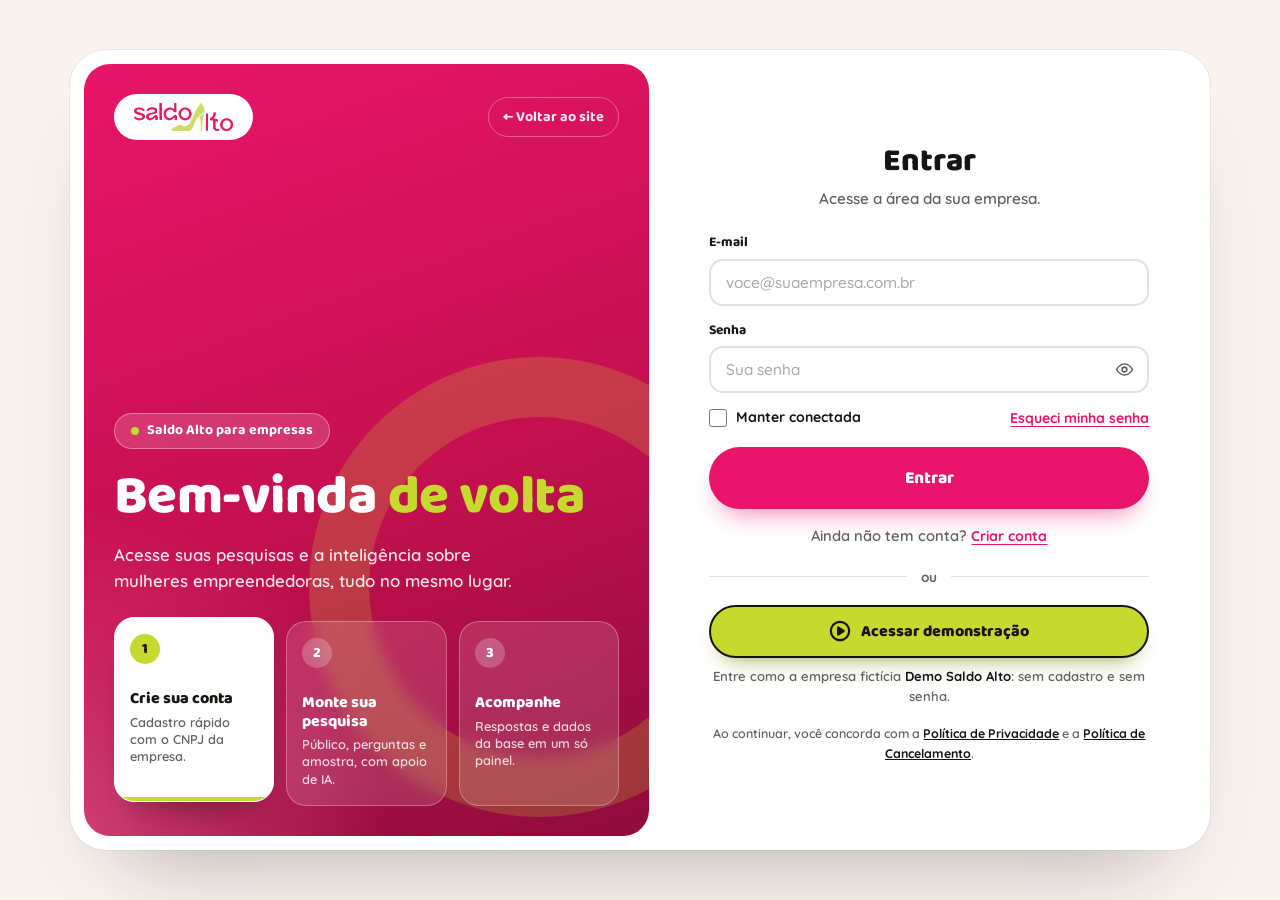
<file: entrar.html>
<!DOCTYPE html>
<html lang="pt-BR">
<head>
<meta charset="UTF-8">
<meta name="viewport" content="width=device-width, initial-scale=1.0">
<title>Entrar — Saldo Alto para Empresas</title>
<meta name="robots" content="noindex">
<link rel="preconnect" href="https://fonts.googleapis.com">
<link rel="preconnect" href="https://fonts.gstatic.com" crossorigin>
<link href="https://fonts.googleapis.com/css2?family=Baloo+2:wght@500;600;700;800&family=Quicksand:wght@400;500;600;700&display=swap" rel="stylesheet">
<style>
  :root{
    --pink:#E8156A; --pink-dark:#C4104F; --pink-deep:#8E0C3B; --pink-soft:rgba(232,21,106,0.08);
    --lime:#C6D92E; --lime-dark:#A9BC1F; --cream:#FAF3F0; --ink:#171512; --ink-soft:rgba(23,21,18,0.68); --line:rgba(23,21,18,0.12);
    --display:'Baloo 2',sans-serif; --body:'Quicksand',sans-serif;
  }
  *{box-sizing:border-box; margin:0; padding:0;}
  body{background:var(--cream); color:var(--ink); font-family:var(--body); font-weight:500; line-height:1.55; -webkit-font-smoothing:antialiased; height:100vh; height:100dvh; overflow:hidden; display:flex; align-items:center; justify-content:center; padding:20px;}
  img,svg{display:block; max-width:100%;}
  a{color:inherit;}
  button{font-family:inherit; cursor:pointer;}
  :focus-visible{outline:3px solid var(--lime-dark); outline-offset:2px;}
  [hidden]{display:none !important;}
  @media (prefers-reduced-motion: reduce){ *{animation-duration:0.001ms !important; transition-duration:0.001ms !important;} }

  .card{width:100%; max-width:1140px; height:100%; max-height:800px; min-height:0; background:#fff; border-radius:36px; padding:14px; display:grid; grid-template-columns:1.06fr 1fr; gap:14px; box-shadow:0 50px 90px -50px rgba(23,21,18,0.35), 0 0 0 1px rgba(23,21,18,0.05);}

  /* ---------- lado esquerdo: hero ---------- */
  .hero{position:relative; overflow:hidden; border-radius:26px; padding:30px 30px 30px; color:#fff; display:flex; flex-direction:column;
    background:radial-gradient(90% 70% at 0% 100%, rgba(255,120,170,0.45) 0%, rgba(255,120,170,0) 60%), linear-gradient(160deg, var(--pink) 0%, var(--pink-dark) 55%, var(--pink-deep) 100%);}
  .hero::before{content:""; position:absolute; width:340px; height:340px; border-radius:50%; right:-120px; top:38%; border:60px solid rgba(198,217,46,0.2); pointer-events:none;}
  .hero-top{display:flex; align-items:center; justify-content:space-between; gap:12px; position:relative; z-index:1;}
  .logo-chip{background:#fff; border-radius:100px; padding:9px 20px; display:inline-flex;}
  .logo-chip img{height:28px; width:auto;}
  .back-link{font-family:var(--display); font-weight:700; font-size:.9rem; color:#fff; text-decoration:none; opacity:.9; padding:8px 14px; border-radius:100px; border:1.5px solid rgba(255,255,255,0.35); transition:background .2s;}
  .back-link:hover{background:rgba(255,255,255,0.15);}
  .hero-mid{margin-top:auto; padding:clamp(14px,4vh,40px) 0 clamp(14px,3vh,30px); position:relative; z-index:1;}
  .tag{display:inline-flex; align-items:center; gap:8px; font-family:var(--display); font-weight:700; font-size:.88rem; background:rgba(255,255,255,0.16); border:1px solid rgba(255,255,255,0.35); border-radius:100px; padding:6px 16px; backdrop-filter:blur(6px);}
  .tag::before{content:""; width:8px; height:8px; border-radius:50%; background:var(--lime);}
  .hero h1{font-family:var(--display); font-weight:800; font-size:clamp(2.3rem,4.4vw,3.4rem); line-height:1.06; margin-top:20px; letter-spacing:-.01em;}
  .hero h1 em{font-style:normal; color:var(--lime);}
  .hero p.sub{margin-top:16px; font-size:1.05rem; font-weight:600; max-width:420px; color:rgba(255,255,255,0.88);}
  .steps{display:grid; grid-template-columns:repeat(3,1fr); gap:12px; position:relative; z-index:1;}
  .step{border-radius:20px; padding:16px 15px 17px; background:rgba(255,255,255,0.13); border:1px solid rgba(255,255,255,0.28); backdrop-filter:blur(8px); transition:background .25s, color .25s, transform .25s;}
  .step .n{width:30px; height:30px; border-radius:50%; display:flex; align-items:center; justify-content:center; font-family:var(--display); font-weight:800; font-size:.92rem; background:rgba(255,255,255,0.22); color:#fff; margin-bottom:clamp(8px,3vh,26px);}
  .step b{display:block; font-family:var(--display); font-weight:800; font-size:1rem; line-height:1.15;}
  .step span{display:block; font-size:.8rem; font-weight:600; line-height:1.35; margin-top:5px; color:rgba(255,255,255,0.82);}
  .step.on{background:#fff; color:var(--ink); border-color:#fff; transform:translateY(-4px); box-shadow:0 22px 36px -22px rgba(0,0,0,.5);}
  .step.on .n{background:var(--lime); color:var(--ink);}
  .step.on span{color:var(--ink-soft);}
  .steps.rot .step{cursor:pointer; position:relative; overflow:hidden;}
  .steps.rot .step.on::after{content:""; position:absolute; left:0; bottom:0; height:4px; background:var(--lime); border-radius:0 4px 4px 0; animation:jfill var(--jdur,3.6s) linear forwards;}
  .steps.rot.paused .step.on::after{animation-play-state:paused;}
  @keyframes jfill{from{width:0;} to{width:100%;}}

  /* ---------- lado direito: formulários ---------- */
  .panel{padding:clamp(16px,3.2vh,34px) 40px clamp(12px,2.4vh,26px); display:flex; flex-direction:column; min-width:0; min-height:0; overflow-y:auto; overscroll-behavior:contain;}
  .panel-in{width:100%; max-width:440px; margin:auto;}
  .panel h2{font-family:var(--display); font-weight:800; font-size:2rem; text-align:center; line-height:1.15;}
  .panel .lead{text-align:center; color:var(--ink-soft); font-weight:600; font-size:.95rem; margin:6px 0 clamp(12px,2.6vh,22px);}
  .alert{border-radius:14px; padding:11px 14px; font-size:.9rem; font-weight:700; margin-bottom:16px; display:flex; gap:10px; align-items:flex-start;}
  .alert.err{background:rgba(196,16,79,0.09); color:var(--pink-dark);}
  .alert.ok{background:rgba(169,188,31,0.2); color:#4e5a06;}
  .alert.info{background:var(--pink-soft); color:var(--ink);}

  .row2{display:grid; grid-template-columns:1fr 1fr; gap:12px;}
  .field{margin-bottom:clamp(9px,1.8vh,14px); min-width:0;}
  .field label{display:block; font-family:var(--display); font-weight:700; font-size:.86rem; margin-bottom:5px;}
  .field .opt{font-weight:600; color:var(--ink-soft); font-family:var(--body); font-size:.8rem;}
  .wrap-in{position:relative;}
  .field input:not([type=checkbox]), .field select{width:100%; font-family:var(--body); font-weight:600; font-size:.96rem; color:var(--ink); background:#fff; border:2px solid var(--line); border-radius:14px; padding:clamp(9px,1.5vh,12px) 42px clamp(9px,1.5vh,12px) 15px; outline:none; transition:border-color .2s, background .2s; appearance:none; -webkit-appearance:none;}
  .field select{background-image:url("data:image/svg+xml,%3Csvg xmlns='http://www.w3.org/2000/svg' width='16' height='16' viewBox='0 0 24 24' fill='none' stroke='%23171512' stroke-width='2.5' stroke-linecap='round' stroke-linejoin='round'%3E%3Cpath d='m6 9 6 6 6-6'/%3E%3C/svg%3E"); background-repeat:no-repeat; background-position:right 14px center;}
  .field input:focus, .field select:focus{border-color:var(--pink);}
  .field input::placeholder{color:rgba(23,21,18,0.38); font-weight:500;}
  .field.invalid input, .field.invalid select{border-color:var(--pink-dark); background:rgba(232,21,106,0.04);}
  .field.valid .wrap-in::after{content:""; position:absolute; right:14px; top:50%; width:20px; height:20px; margin-top:-10px; border-radius:50%; background:var(--lime) url("data:image/svg+xml,%3Csvg xmlns='http://www.w3.org/2000/svg' viewBox='0 0 24 24' fill='none' stroke='%23171512' stroke-width='3.5' stroke-linecap='round' stroke-linejoin='round'%3E%3Cpath d='M20 6 9 17l-5-5'/%3E%3C/svg%3E") center/12px no-repeat; pointer-events:none;}
  .field.has-eye.valid .wrap-in::after{display:none;}
  .eye{position:absolute; right:8px; top:50%; transform:translateY(-50%); width:34px; height:34px; border:none; background:none; border-radius:50%; display:flex; align-items:center; justify-content:center; color:var(--ink-soft);}
  .eye:hover{background:var(--pink-soft); color:var(--pink);}
  .eye svg{width:19px; height:19px;}
  .err-msg{display:none; color:var(--pink-dark); font-size:.8rem; font-weight:700; margin-top:4px;}
  .field.invalid .err-msg{display:block;}
  .hint{font-size:.8rem; color:var(--ink-soft); font-weight:600; margin-top:5px;}
  .reqs{list-style:none; margin-top:8px; display:flex; flex-wrap:wrap; gap:4px 14px;}
  .reqs li{font-size:.8rem; font-weight:700; color:var(--ink-soft); display:flex; align-items:center; gap:6px;}
  .reqs li::before{content:""; width:14px; height:14px; border-radius:50%; border:2px solid rgba(23,21,18,0.25);}
  .reqs li.ok{color:#5b6a08;}
  .reqs li.ok::before{border-color:var(--lime-dark); background:var(--lime) url("data:image/svg+xml,%3Csvg xmlns='http://www.w3.org/2000/svg' viewBox='0 0 24 24' fill='none' stroke='%23171512' stroke-width='4' stroke-linecap='round' stroke-linejoin='round'%3E%3Cpath d='M20 6 9 17l-5-5'/%3E%3C/svg%3E") center/9px no-repeat;}

  .line-row{display:flex; align-items:center; justify-content:space-between; gap:12px; margin:2px 0 18px; flex-wrap:wrap;}
  .check{display:flex; align-items:center; gap:9px; font-size:.88rem; font-weight:700; cursor:pointer;}
  .check input{width:18px; height:18px; accent-color:var(--pink); flex-shrink:0;}
  .link{background:none; border:none; padding:0; color:var(--pink); font-family:inherit; font-weight:800; font-size:.88rem; text-decoration:underline; text-underline-offset:3px; cursor:pointer;}
  .link:hover{color:var(--pink-dark);}
  .consent{display:flex; gap:10px; align-items:flex-start; background:var(--pink-soft); border-radius:14px; padding:10px 14px; margin:2px 0 clamp(10px,1.8vh,16px);}
  .consent input{margin-top:3px; width:18px; height:18px; accent-color:var(--pink); flex-shrink:0;}
  .consent label{font-family:var(--body); font-size:.84rem; font-weight:600; line-height:1.4;}
  .consent label a{color:var(--pink); font-weight:800;}
  .field.invalid.consent{outline:2px solid var(--pink-dark); outline-offset:2px;}
  .consent .err-msg{margin-top:2px;}

  .btn{width:100%; display:flex; align-items:center; justify-content:center; gap:10px; font-family:var(--display); font-weight:800; font-size:1.08rem; padding:clamp(11px,1.9vh,15px) 24px; border-radius:100px; border:2px solid transparent; text-decoration:none; transition:transform .15s, background .2s, opacity .2s;}
  .btn.primary{background:var(--pink); color:#fff; box-shadow:0 14px 26px -12px rgba(232,21,106,0.6);}
  .btn.primary:hover:not(:disabled){background:var(--pink-dark); transform:translateY(-2px);}
  .btn.primary:disabled{opacity:.6; cursor:wait; box-shadow:none;}
  .btn.ghost{background:#fff; color:var(--ink); border-color:var(--ink); font-size:1rem; padding:12px 24px;}
  .btn.ghost:hover{background:var(--ink); color:var(--cream);}
  .btn.demo{background:var(--lime); color:var(--ink); border-color:var(--ink); font-size:1rem; padding:clamp(9px,1.6vh,12px) 24px; box-shadow:0 12px 22px -14px rgba(120,135,10,.9);}
  .btn.demo svg{width:22px; height:22px;}
  .btn.demo:hover{background:var(--lime-dark); transform:translateY(-2px);}
  .demo-cap{text-align:center; font-size:.82rem; font-weight:600; color:var(--ink-soft); margin-top:8px;}
  .demo-cap b{color:var(--ink);}
  .btn.plain{background:none; color:var(--ink-soft); font-size:.95rem; padding:10px; border:none;}
  .btn.plain:hover{color:var(--pink);}
  .spin{width:1.05em; height:1.05em; border-radius:50%; border:2.5px solid currentColor; border-right-color:transparent; animation:spin .7s linear infinite;}
  @keyframes spin{to{transform:rotate(360deg);}}
  .switch{text-align:center; font-size:.92rem; font-weight:600; margin-top:16px; color:var(--ink-soft);}
  .divider{display:flex; align-items:center; gap:14px; margin:clamp(10px,2vh,18px) 0; color:var(--ink-soft); font-weight:700; font-size:.85rem;}
  .divider::before,.divider::after{content:""; flex:1; height:1px; background:var(--line);}
  .legal{margin-top:clamp(10px,2vh,20px); text-align:center; font-size:.78rem; color:var(--ink-soft); font-weight:600;}
  .legal a{color:var(--ink); font-weight:800;}
  .stepper{display:flex; align-items:center; justify-content:center; gap:8px; margin:-8px 0 18px; font-family:var(--display); font-weight:700; font-size:.82rem; color:var(--ink-soft);}
  .stepper i{width:34px; height:5px; border-radius:100px; background:var(--line);}
  .stepper i.on{background:var(--pink);}
  .code-input{letter-spacing:.5em; text-align:center; font-family:var(--display) !important; font-weight:800 !important; font-size:1.4rem !important;}

  @media (max-height:780px) and (min-width:941px){
    .legal{display:none;}
    .demo-alt{display:none;}
  }
  @media (max-height:720px) and (min-width:941px){
    body{padding:12px;}
    .hero{padding:22px;} .hero h1{font-size:2.2rem; margin-top:12px;} .hero p.sub{display:none;}
    .panel h2{font-size:1.65rem;} .panel .lead{font-size:.88rem;}
    .stepper{margin:-4px 0 10px;} .switch{margin-top:10px;}
    .step span{display:none;} .step .n{width:26px; height:26px; margin-bottom:8px;}
  }
  @media (max-width:940px){
    body{height:auto; min-height:100vh; overflow:auto; padding:12px; align-items:flex-start;}
    .card{height:auto; max-height:none;}
    .panel{overflow:visible;}
    .card{grid-template-columns:1fr; min-height:0; border-radius:28px; padding:10px;}
    .hero{padding:20px 20px 20px;}
    .hero-mid{padding:26px 0 20px;}
    .hero h1{font-size:2rem; margin-top:14px;}
    .hero p.sub{display:none;}
    .steps{gap:8px;}
    .step{padding:10px 11px;} .step .n{margin-bottom:8px; width:24px; height:24px; font-size:.8rem;} .step span{display:none;} .step b{font-size:.86rem;}
    .step.on{transform:none;}
    .panel{padding:26px 14px 18px;}
    .row2{grid-template-columns:1fr;}
    .logo-chip img{height:24px;}
  }
</style>
</head>
<body>

<main class="card">
  <!-- ===================== HERO ===================== -->
  <aside class="hero" aria-label="Apresentação">
    <div class="hero-top">
      <a class="logo-chip" href="saldo-alto-empresas.html" aria-label="Saldo Alto — página para empresas"><img src="logo-saldo-alto.png" alt="Saldo Alto"></a>
      <a class="back-link" href="saldo-alto-empresas.html">← Voltar ao site</a>
    </div>
    <div class="hero-mid">
      <span class="tag" id="heroTag">Saldo Alto para empresas</span>
      <h1 id="heroTitle">Bem-vinda <em>de volta</em></h1>
      <p class="sub" id="heroSub">Acesse suas pesquisas e a inteligência sobre mulheres empreendedoras, tudo no mesmo lugar.</p>
    </div>
    <ol class="steps" id="heroSteps" style="list-style:none">
      <li class="step" data-i="1"><div class="n">1</div><b>Crie sua conta</b><span>Cadastro rápido com o CNPJ da empresa.</span></li>
      <li class="step" data-i="2"><div class="n">2</div><b>Monte sua pesquisa</b><span>Público, perguntas e amostra, com apoio de IA.</span></li>
      <li class="step" data-i="3"><div class="n">3</div><b>Acompanhe</b><span>Respostas e dados da base em um só painel.</span></li>
    </ol>
  </aside>

  <!-- ===================== FORMULÁRIOS ===================== -->
  <section class="panel">
    <div class="panel-in">

      <!-- ENTRAR -->
      <div data-panel="entrar">
        <h2>Entrar</h2>
        <p class="lead">Acesse a área da sua empresa.</p>
        <div class="alert" id="a-entrar" role="alert" hidden></div>
        <form id="f-entrar" novalidate>
          <div class="field">
            <label for="l-email">E-mail</label>
            <div class="wrap-in"><input id="l-email" data-v="email" type="email" autocomplete="username" inputmode="email" placeholder="voce@suaempresa.com.br"></div>
            <div class="err-msg" id="e-l-email"></div>
          </div>
          <div class="field has-eye">
            <label for="l-senha">Senha</label>
            <div class="wrap-in"><input id="l-senha" data-v="req" type="password" autocomplete="current-password" placeholder="Sua senha"><button type="button" class="eye" data-eye="l-senha" aria-label="Mostrar senha"></button></div>
            <div class="err-msg" id="e-l-senha"></div>
          </div>
          <div class="line-row">
            <label class="check"><input type="checkbox" id="l-lembrar"> Manter conectada</label>
            <button type="button" class="link" data-go="recuperar">Esqueci minha senha</button>
          </div>
          <button class="btn primary" type="submit" id="b-entrar">Entrar</button>
        </form>
        <p class="switch">Ainda não tem conta? <button type="button" class="link" data-go="criar">Criar conta</button></p>
        <div class="divider">ou</div>
        <button class="btn demo" type="button" data-demo id="b-demo"><svg viewBox="0 0 24 24" fill="none" stroke="currentColor" stroke-width="2.4" stroke-linecap="round" stroke-linejoin="round" aria-hidden="true"><circle cx="12" cy="12" r="10"/><path d="m10 8 6 4-6 4z" fill="currentColor"/></svg>Acessar demonstração</button>
        <p class="demo-cap">Entre como a empresa fictícia <b>Demo Saldo Alto</b>: sem cadastro e sem senha.</p>
      </div>

      <!-- CRIAR CONTA -->
      <div data-panel="criar" hidden>
        <h2>Criar conta</h2>
        <p class="lead" id="r-lead">Dados da empresa. Leva menos de 2 minutos.</p>
        <div class="stepper" aria-hidden="true"><i class="on" id="st1"></i><i id="st2"></i><span id="st-label">Etapa 1 de 2</span></div>
        <div class="alert" id="a-criar" role="alert" hidden></div>
        <form id="f-criar" novalidate>
          <div id="r-step1">
            <div class="field">
              <label for="r-empresa">Nome da empresa</label>
              <div class="wrap-in"><input id="r-empresa" data-v="empresa" autocomplete="organization" placeholder="Como a empresa é conhecida"></div>
              <div class="err-msg" id="e-r-empresa"></div>
            </div>
            <div class="field">
              <label for="r-cnpj">CNPJ</label>
              <div class="wrap-in"><input id="r-cnpj" data-v="cnpj" inputmode="numeric" placeholder="00.000.000/0000-00" maxlength="18"></div>
              <div class="err-msg" id="e-r-cnpj"></div>
            </div>
            <div class="field">
              <label for="r-setor">Setor de atuação</label>
              <div class="wrap-in"><select id="r-setor" data-v="setor">
                <option value="">Selecione</option>
                <option>Varejo / E-commerce</option><option>Moda e beleza</option><option>Alimentação e bebidas</option><option>Educação</option>
                <option>Saúde e bem-estar</option><option>Finanças / Fintech</option><option>Tecnologia</option>
                <option>Agências de marketing e publicidade</option><option>Outro</option>
              </select></div>
              <div class="err-msg" id="e-r-setor"></div>
            </div>
            <div class="field">
              <label for="r-site">Site <span class="opt">(opcional)</span></label>
              <div class="wrap-in"><input id="r-site" data-v="site" autocomplete="url" placeholder="www.suaempresa.com.br"></div>
              <div class="err-msg" id="e-r-site"></div>
            </div>
            <button class="btn primary" type="button" id="b-next">Continuar</button>
          </div>

          <div id="r-step2" hidden>
            <div class="row2">
              <div class="field">
                <label for="r-nome">Seu nome</label>
                <div class="wrap-in"><input id="r-nome" data-v="nome" autocomplete="name" placeholder="Nome e sobrenome"></div>
                <div class="err-msg" id="e-r-nome"></div>
              </div>
              <div class="field">
                <label for="r-cargo">Cargo <span class="opt">(opcional)</span></label>
                <div class="wrap-in"><input id="r-cargo" data-v="cargo" autocomplete="organization-title" placeholder="Ex.: Marketing"></div>
                <div class="err-msg" id="e-r-cargo"></div>
              </div>
            </div>
            <div class="row2">
              <div class="field">
                <label for="r-email">E-mail de acesso</label>
                <div class="wrap-in"><input id="r-email" data-v="email" type="email" autocomplete="email" inputmode="email" placeholder="voce@suaempresa.com.br"></div>
                <div class="err-msg" id="e-r-email"></div>
              </div>
              <div class="field">
                <label for="r-telefone">Telefone / WhatsApp</label>
                <div class="wrap-in"><input id="r-telefone" data-v="telefone" type="tel" autocomplete="tel-national" inputmode="tel" placeholder="(11) 99999-9999" maxlength="15"></div>
                <div class="err-msg" id="e-r-telefone"></div>
              </div>
            </div>
            <div class="row2">
              <div class="field has-eye">
                <label for="r-senha">Senha</label>
                <div class="wrap-in"><input id="r-senha" data-v="senha" type="password" autocomplete="new-password" placeholder="Crie uma senha"><button type="button" class="eye" data-eye="r-senha" aria-label="Mostrar senha"></button></div>
                <div class="err-msg" id="e-r-senha"></div>
              </div>
              <div class="field has-eye">
                <label for="r-senha2">Confirmar senha</label>
                <div class="wrap-in"><input id="r-senha2" data-v="senha2" type="password" autocomplete="new-password" placeholder="Repita a senha"><button type="button" class="eye" data-eye="r-senha2" aria-label="Mostrar senha"></button></div>
                <div class="err-msg" id="e-r-senha2"></div>
              </div>
            </div>
            <ul class="reqs" id="r-reqs" aria-live="polite" style="margin:-4px 0 12px"></ul>
            <div class="field consent" id="w-aceite">
              <input type="checkbox" id="r-aceite" data-v="aceite">
              <div><label for="r-aceite">Li e aceito a <a href="politica-privacidade.html" target="_blank" rel="noopener">Política de Privacidade</a> e a <a href="politica-cancelamento.html" target="_blank" rel="noopener">Política de Cancelamento</a>.</label><div class="err-msg" id="e-r-aceite"></div></div>
            </div>
            <button class="btn primary" type="submit" id="b-criar">Criar minha conta</button>
            <button class="btn plain" type="button" id="b-back">← Voltar aos dados da empresa</button>
          </div>
        </form>
        <p class="switch">Já tem conta? <button type="button" class="link" data-go="entrar">Entrar</button></p>
        <p class="switch demo-alt" style="margin-top:6px">Só quer conhecer? <button type="button" class="link" data-demo>Acessar demonstração</button></p>
      </div>

      <!-- RECUPERAR SENHA -->
      <div data-panel="recuperar" hidden>
        <h2>Recuperar senha</h2>
        <p class="lead" id="c-lead">Informe seu e-mail e enviaremos um código de 6 números.</p>
        <div class="alert" id="a-recuperar" role="alert" hidden></div>
        <form id="f-rec1" novalidate>
          <div class="field">
            <label for="c-email">E-mail da conta</label>
            <div class="wrap-in"><input id="c-email" data-v="email" type="email" autocomplete="username" inputmode="email" placeholder="voce@suaempresa.com.br"></div>
            <div class="err-msg" id="e-c-email"></div>
          </div>
          <button class="btn primary" type="submit" id="b-rec1">Enviar código</button>
        </form>
        <form id="f-rec2" novalidate hidden>
          <div class="field">
            <label for="c-codigo">Código recebido por e-mail</label>
            <div class="wrap-in"><input id="c-codigo" data-v="codigo" class="code-input" inputmode="numeric" autocomplete="one-time-code" maxlength="6" placeholder="000000"></div>
            <div class="err-msg" id="e-c-codigo"></div>
            <div class="hint">O código vale por 30 minutos. Confira também o spam. <button type="button" class="link" id="b-resend">Reenviar código</button></div>
          </div>
          <div class="field has-eye">
            <label for="c-senha">Nova senha</label>
            <div class="wrap-in"><input id="c-senha" data-v="senha" type="password" autocomplete="new-password" placeholder="Crie uma nova senha"><button type="button" class="eye" data-eye="c-senha" aria-label="Mostrar senha"></button></div>
            <ul class="reqs" id="c-reqs" aria-live="polite"></ul>
            <div class="err-msg" id="e-c-senha"></div>
          </div>
          <div class="field has-eye">
            <label for="c-senha2">Confirmar nova senha</label>
            <div class="wrap-in"><input id="c-senha2" data-v="senha2" type="password" autocomplete="new-password" placeholder="Repita a senha"><button type="button" class="eye" data-eye="c-senha2" aria-label="Mostrar senha"></button></div>
            <div class="err-msg" id="e-c-senha2"></div>
          </div>
          <button class="btn primary" type="submit" id="b-rec2">Redefinir senha</button>
        </form>
        <p class="switch"><button type="button" class="link" data-go="entrar">← Voltar para entrar</button></p>
      </div>

      <p class="legal">Ao continuar, você concorda com a <a href="politica-privacidade.html" target="_blank" rel="noopener">Política de Privacidade</a> e a <a href="politica-cancelamento.html" target="_blank" rel="noopener">Política de Cancelamento</a>.</p>
    </div>
  </section>
</main>

<script src="sa-app.js"></script>
<script src="sa-demo.js"></script>
<script>
(function () {
  'use strict';
  var $ = function (s, r) { return (r || document).querySelector(s); };
  var $$ = function (s, r) { return Array.prototype.slice.call((r || document).querySelectorAll(s)); };
  var qs = new URLSearchParams(location.search);
  var NEXT = SA.safeNext(qs.get('next')) || 'painel.html';

  var EYE_ON = '<svg viewBox="0 0 24 24" fill="none" stroke="currentColor" stroke-width="2" stroke-linecap="round" stroke-linejoin="round"><path d="M2 12s3.6-7 10-7 10 7 10 7-3.6 7-10 7S2 12 2 12z"/><circle cx="12" cy="12" r="3"/></svg>';
  var EYE_OFF = '<svg viewBox="0 0 24 24" fill="none" stroke="currentColor" stroke-width="2" stroke-linecap="round" stroke-linejoin="round"><path d="M17.94 17.94A10.07 10.07 0 0 1 12 19c-6.4 0-10-7-10-7a18.5 18.5 0 0 1 5.06-5.94"/><path d="M9.9 4.24A9.12 9.12 0 0 1 12 4c6.4 0 10 7 10 7a18.5 18.5 0 0 1-2.16 3.19"/><path d="m1 1 22 22"/><path d="M14.12 14.12a3 3 0 1 1-4.24-4.24"/></svg>';
  $$('[data-eye]').forEach(function (b) { b.innerHTML = EYE_ON; });

  /* ---------- modos ---------- */
  var HERO = {
    entrar: { tag: 'Saldo Alto para empresas', title: 'Bem-vinda <em>de volta</em>', sub: 'Acesse suas pesquisas e a inteligência sobre mulheres empreendedoras, tudo no mesmo lugar.', step: 3, doc: 'Entrar' },
    criar: { tag: 'Cadastro de empresa', title: 'Comece sua <em>jornada</em>', sub: 'Crie a conta da sua empresa e ouça diretamente quem empreende: pesquisas com dados de origem.', step: 1, doc: 'Criar conta' },
    recuperar: { tag: 'Acesso à conta', title: 'Vamos <em>recuperar</em> seu acesso', sub: 'Enviamos um código por e-mail para você criar uma senha nova com segurança.', step: 0, doc: 'Recuperar senha' }
  };
  /* Jornada: na tela de entrar, os passos 1 → 2 → 3 se alternam sozinhos, na ordem da jornada da empresa. */
  var JDUR = 3600, jTimer = null, jIdx = 1, jHold = false;
  var reduceMotion = window.matchMedia && window.matchMedia('(prefers-reduced-motion: reduce)').matches;
  function paintStep(n) { $$('#heroSteps .step').forEach(function (s) { s.classList.toggle('on', Number(s.getAttribute('data-i')) === n); }); }
  function jTick() { clearTimeout(jTimer); jTimer = setTimeout(function () { if (!jHold) { jIdx = jIdx % 3 + 1; paintStep(jIdx); } jTick(); }, JDUR); }
  function journey(what, fixed) {
    var ol = $('#heroSteps'); clearTimeout(jTimer);
    if (what === 'start' && !reduceMotion) { ol.classList.add('rot'); ol.style.setProperty('--jdur', JDUR + 'ms'); jIdx = 1; paintStep(1); jTick(); }
    else { ol.classList.remove('rot'); paintStep(what === 'start' ? 1 : fixed); }
  }
  (function () {
    var ol = $('#heroSteps');
    function hold(v) { jHold = v; ol.classList.toggle('paused', v); }
    ol.addEventListener('mouseenter', function () { hold(true); }); ol.addEventListener('mouseleave', function () { hold(false); });
    ol.addEventListener('click', function (e) {
      var li = e.target.closest('.step'); if (!li || !ol.classList.contains('rot')) return;
      jIdx = Number(li.getAttribute('data-i')); paintStep(jIdx); jTick();
    });
    document.addEventListener('visibilitychange', function () { hold(document.hidden); });
  })();
  var mode = 'entrar';
  function setMode(m, focus) {
    if (!HERO[m]) m = 'entrar';
    mode = m;
    $$('[data-panel]').forEach(function (p) { p.hidden = p.getAttribute('data-panel') !== m; });
    var h = HERO[m];
    $('#heroTag').textContent = h.tag; $('#heroTitle').innerHTML = h.title; $('#heroSub').textContent = h.sub;
    journey(m === 'entrar' ? 'start' : 'stop', h.step);
    document.title = h.doc + ' — Saldo Alto para Empresas';
    if (location.hash !== '#' + m && !(m === 'entrar' && !location.hash)) history.replaceState(null, '', location.pathname + location.search + (m === 'entrar' ? '' : '#' + m));
    if (focus !== false) { var first = $('[data-panel="' + m + '"] input:not([type=checkbox]):not([hidden]), [data-panel="' + m + '"] select'); var vis = $$('[data-panel="' + m + '"] input').filter(function (i) { return i.offsetParent !== null; })[0]; (vis || first) && (vis || first).focus(); }
  }
  $$('[data-go]').forEach(function (b) { b.addEventListener('click', function () { clearAlerts(); setMode(b.getAttribute('data-go')); }); });
  window.addEventListener('hashchange', function () { setMode(location.hash.replace('#', ''), false); });

  /* ---------- demonstração: entra direto, sem cadastro ---------- */
  $$('[data-demo]').forEach(function (b) {
    b.addEventListener('click', function () {
      if (!SA.enterDemo()) { clearAlerts(); alertBox('a-' + mode, 'err', 'Não foi possível abrir a demonstração agora. Recarregue a página e tente de novo.'); }
    });
  });

  /* ---------- alertas ---------- */
  function alertBox(id, kind, msg) { var a = $('#' + id); a.className = 'alert ' + kind; a.textContent = msg; a.hidden = false; }
  function clearAlerts() { $$('.alert').forEach(function (a) { a.hidden = true; }); }

  /* ---------- validação ---------- */
  var V = {
    req: function (v) { return v ? '' : 'Informe a senha.'; },
    email: function (v) { return SA.isEmail(v) ? '' : 'Informe um e-mail válido.'; },
    empresa: function (v) { return v.trim().length >= 2 ? '' : 'Informe o nome da empresa.'; },
    cnpj: function (v) { return SA.validCnpj(v) ? '' : 'CNPJ inválido. Confira os 14 números.'; },
    setor: function (v) { return v ? '' : 'Escolha o setor de atuação.'; },
    site: function () { return ''; }, cargo: function () { return ''; },
    nome: function (v) { return v.trim().length >= 2 && /\s/.test(v.trim()) ? '' : 'Informe nome e sobrenome.'; },
    telefone: function (v) { var d = SA.digits(v); return d.length >= 10 && d.length <= 13 ? '' : 'Informe um telefone com DDD.'; },
    senha: function (v) { return SA.passwordChecks(v).every(function (c) { return c.ok; }) ? '' : 'A senha precisa cumprir os requisitos abaixo.'; },
    senha2: function (v, scope) { var p = $('[data-v="senha"]', scope); return v && p && v === p.value ? '' : 'As senhas não são iguais.'; },
    codigo: function (v) { return /^\d{6}$/.test(v) ? '' : 'Digite os 6 números do código.'; },
    aceite: function (v, scope, el) { return el.checked ? '' : 'É preciso aceitar para criar a conta.'; }
  };
  function fieldOf(el) { return el.closest('.field'); }
  function setErr(el, msg) {
    var f = fieldOf(el), out = $('#e-' + el.id);
    f.classList.toggle('invalid', !!msg); f.classList.toggle('valid', !msg && el.type !== 'checkbox' && el.value.trim() !== '' && ['cnpj', 'email', 'empresa', 'codigo'].indexOf(el.getAttribute('data-v')) >= 0);
    if (out) out.textContent = msg || '';
    el.setAttribute('aria-invalid', msg ? 'true' : 'false');
    if (msg && out) el.setAttribute('aria-describedby', out.id); else el.removeAttribute('aria-describedby');
  }
  function check(el, scope) {
    var fn = V[el.getAttribute('data-v')]; if (!fn) return true;
    var msg = fn(el.value, scope || el.closest('form'), el);
    setErr(el, msg); return !msg;
  }
  function checkAll(scope, ids) {
    var firstBad = null, ok = true;
    $$('[data-v]', scope).forEach(function (el) {
      if (ids && ids.indexOf(el.id) < 0) return;
      if (!check(el, scope)) { ok = false; if (!firstBad) firstBad = el; }
    });
    if (firstBad) firstBad.focus();
    return ok;
  }
  // validação ao sair do campo e limpeza do erro ao digitar
  $$('[data-v]').forEach(function (el) {
    el.addEventListener('blur', function () { if (el.value !== '' || fieldOf(el).classList.contains('invalid')) check(el); });
    el.addEventListener(el.type === 'checkbox' || el.tagName === 'SELECT' ? 'change' : 'input', function () {
      if (fieldOf(el).classList.contains('invalid')) check(el);
      if (el.getAttribute('data-v') === 'senha') { renderReqs(el); var c = $('[data-v="senha2"]', el.closest('form')); if (c && c.value) check(c); }
    });
  });
  function renderReqs(input) {
    var ul = $('#' + (input.id === 'r-senha' ? 'r-reqs' : 'c-reqs'));
    ul.innerHTML = SA.passwordChecks(input.value).map(function (c) { return '<li class="' + (c.ok ? 'ok' : '') + '">' + c.label + '</li>'; }).join('');
  }
  renderReqs($('#r-senha')); renderReqs($('#c-senha'));

  // máscaras
  $('#r-cnpj').addEventListener('input', function (e) { e.target.value = SA.maskCnpj(e.target.value); });
  $('#r-telefone').addEventListener('input', function (e) { e.target.value = SA.maskPhone(e.target.value); });
  $('#c-codigo').addEventListener('input', function (e) { e.target.value = SA.digits(e.target.value).slice(0, 6); });

  // mostrar/ocultar senha
  $$('[data-eye]').forEach(function (b) {
    b.addEventListener('click', function () {
      var inp = document.getElementById(b.getAttribute('data-eye')), show = inp.type === 'password';
      inp.type = show ? 'text' : 'password'; b.innerHTML = show ? EYE_OFF : EYE_ON; b.setAttribute('aria-label', show ? 'Ocultar senha' : 'Mostrar senha');
    });
  });

  function busy(btn, on, label) {
    if (on) { btn.dataset.label = btn.textContent; btn.disabled = true; btn.innerHTML = '<span class="spin"></span>' + label; }
    else { btn.disabled = false; btn.textContent = btn.dataset.label || btn.textContent; }
  }
  function applyServerErrors(err, prefix, alertId) {
    var shown = false;
    if (err.fields) {
      Object.keys(err.fields).forEach(function (k) {
        var el = document.getElementById(prefix + '-' + k);
        if (el) { setErr(el, err.fields[k]); shown = true; }
      });
    }
    if (!shown || !err.fields) alertBox(alertId, 'err', err.message);
    return shown;
  }

  /* ---------- ENTRAR ---------- */
  $('#f-entrar').addEventListener('submit', function (e) {
    e.preventDefault(); clearAlerts();
    if (!checkAll(e.target)) return;
    var btn = $('#b-entrar'); busy(btn, true, 'Entrando…');
    SA.api('login', { email: $('#l-email').value.trim(), senha: $('#l-senha').value, lembrar: $('#l-lembrar').checked })
      .then(function (data) { SA.saveSession(data, $('#l-lembrar').checked); location.replace(NEXT); })
      .catch(function (err) { busy(btn, false); alertBox('a-entrar', 'err', err.message); if (err.code === 'credenciais') $('#l-senha').select(); });
  });

  /* ---------- CRIAR CONTA (2 etapas) ---------- */
  var STEP1 = ['r-empresa', 'r-cnpj', 'r-setor', 'r-site'];
  var STEP1_KEYS = ['empresa', 'cnpj', 'setor', 'site'];
  function regStep(n) {
    $('#r-step1').hidden = n !== 1; $('#r-step2').hidden = n !== 2;
    $('#st1').classList.add('on'); $('#st2').classList.toggle('on', n === 2);
    $('#st-label').textContent = 'Etapa ' + n + ' de 2';
    $('#r-lead').textContent = n === 1 ? 'Dados da empresa. Leva menos de 2 minutos.' : 'Agora os seus dados e a senha de acesso.';
    var f = $(n === 1 ? '#r-empresa' : '#r-nome'); if (f) f.focus();
  }
  $('#b-next').addEventListener('click', function () { clearAlerts(); if (checkAll($('#f-criar'), STEP1)) regStep(2); });
  $('#b-back').addEventListener('click', function () { clearAlerts(); regStep(1); });
  $('#r-step1').addEventListener('keydown', function (e) { if (e.key === 'Enter') { e.preventDefault(); $('#b-next').click(); } });
  $('#f-criar').addEventListener('submit', function (e) {
    e.preventDefault(); clearAlerts();
    if (!$('#r-step1').hidden) { $('#b-next').click(); return; }
    if (!checkAll(e.target, ['r-nome', 'r-cargo', 'r-email', 'r-telefone', 'r-senha', 'r-senha2', 'r-aceite'])) return;
    var btn = $('#b-criar'); busy(btn, true, 'Criando conta…');
    SA.api('register', {
      empresa: $('#r-empresa').value.trim(), cnpj: SA.digits($('#r-cnpj').value), setor: $('#r-setor').value, site: $('#r-site').value.trim(),
      nome: $('#r-nome').value.trim(), cargo: $('#r-cargo').value.trim(), email: $('#r-email').value.trim(), telefone: SA.digits($('#r-telefone').value),
      senha: $('#r-senha').value, aceite: $('#r-aceite').checked
    }).then(function (data) {
      SA.saveSession(data, false); location.replace(NEXT === 'painel.html' ? 'painel.html?nova=1' : NEXT);
    }).catch(function (err) {
      busy(btn, false);
      var backToStep1 = err.fields && STEP1_KEYS.some(function (k) { return err.fields[k]; });
      if (backToStep1) regStep(1);
      applyServerErrors(err, 'r', 'a-criar');
    });
  });

  /* ---------- RECUPERAR SENHA ---------- */
  var recEmail = '', resendAt = 0;
  function sendCode(btn, label, done) {
    busy(btn, true, label);
    SA.api('reset.request', { email: recEmail }).then(function () { busy(btn, false); done(); })
      .catch(function (err) { busy(btn, false); if (!applyServerErrors(err, 'c', 'a-recuperar')) { /* alerta já exibido */ } });
  }
  $('#f-rec1').addEventListener('submit', function (e) {
    e.preventDefault(); clearAlerts();
    if (!checkAll(e.target)) return;
    recEmail = $('#c-email').value.trim().toLowerCase();
    sendCode($('#b-rec1'), 'Enviando…', function () {
      $('#f-rec1').hidden = true; $('#f-rec2').hidden = false; resendAt = Date.now() + 45000;
      $('#c-lead').textContent = 'Enviamos um código para ' + recEmail + '. Digite-o e crie a nova senha.';
      alertBox('a-recuperar', 'info', 'Se este e-mail tiver conta, o código chega em instantes.');
      $('#c-codigo').focus();
    });
  });
  $('#b-resend').addEventListener('click', function () {
    var left = Math.ceil((resendAt - Date.now()) / 1000);
    if (left > 0) { alertBox('a-recuperar', 'info', 'Aguarde ' + left + 's para pedir outro código.'); return; }
    sendCode($('#b-resend'), 'Enviando…', function () { resendAt = Date.now() + 45000; alertBox('a-recuperar', 'ok', 'Novo código enviado. Use o mais recente.'); });
  });
  $('#f-rec2').addEventListener('submit', function (e) {
    e.preventDefault(); clearAlerts();
    if (!checkAll(e.target)) return;
    var btn = $('#b-rec2'); busy(btn, true, 'Salvando…');
    SA.api('reset.confirm', { email: recEmail, codigo: $('#c-codigo').value, senha: $('#c-senha').value }).then(function () {
      busy(btn, false);
      $('#f-rec2').reset(); $('#f-rec1').reset(); $('#f-rec2').hidden = true; $('#f-rec1').hidden = false; renderReqs($('#c-senha'));
      $('#c-lead').textContent = 'Informe seu e-mail e enviaremos um código de 6 números.';
      $('#l-email').value = recEmail; setMode('entrar', false);
      alertBox('a-entrar', 'ok', 'Senha alterada com sucesso. Entre com a nova senha.');
      $('#l-senha').focus();
    }).catch(function (err) {
      busy(btn, false);
      if (err.code === 'codigo') { setErr($('#c-codigo'), err.message); $('#c-codigo').focus(); }
      else applyServerErrors(err, 'c', 'a-recuperar');
    });
  });

  /* ---------- início ---------- */
  var startMode = location.hash.replace('#', '');
  setMode(startMode, false);
  if (qs.get('demo')) { SA.enterDemo(); }   // atalho para a apresentação: entrar.html?demo=1 abre a demonstração direto, mesmo com outra conta conectada
  else if (qs.get('expirou')) alertBox('a-entrar', 'info', 'Sua sessão terminou. Entre novamente para continuar.');
  else if (qs.get('saiu')) alertBox('a-entrar', 'ok', 'Você saiu da sua conta.');
  else if (SA.session()) {          // já está conectada: segue direto
    SA.api('me').then(function (d) { SA.refreshSession(d); location.replace(NEXT); }, function () { /* sessão inválida: mostra o formulário */ });
  }
})();
</script>
</body>
</html>
</file>
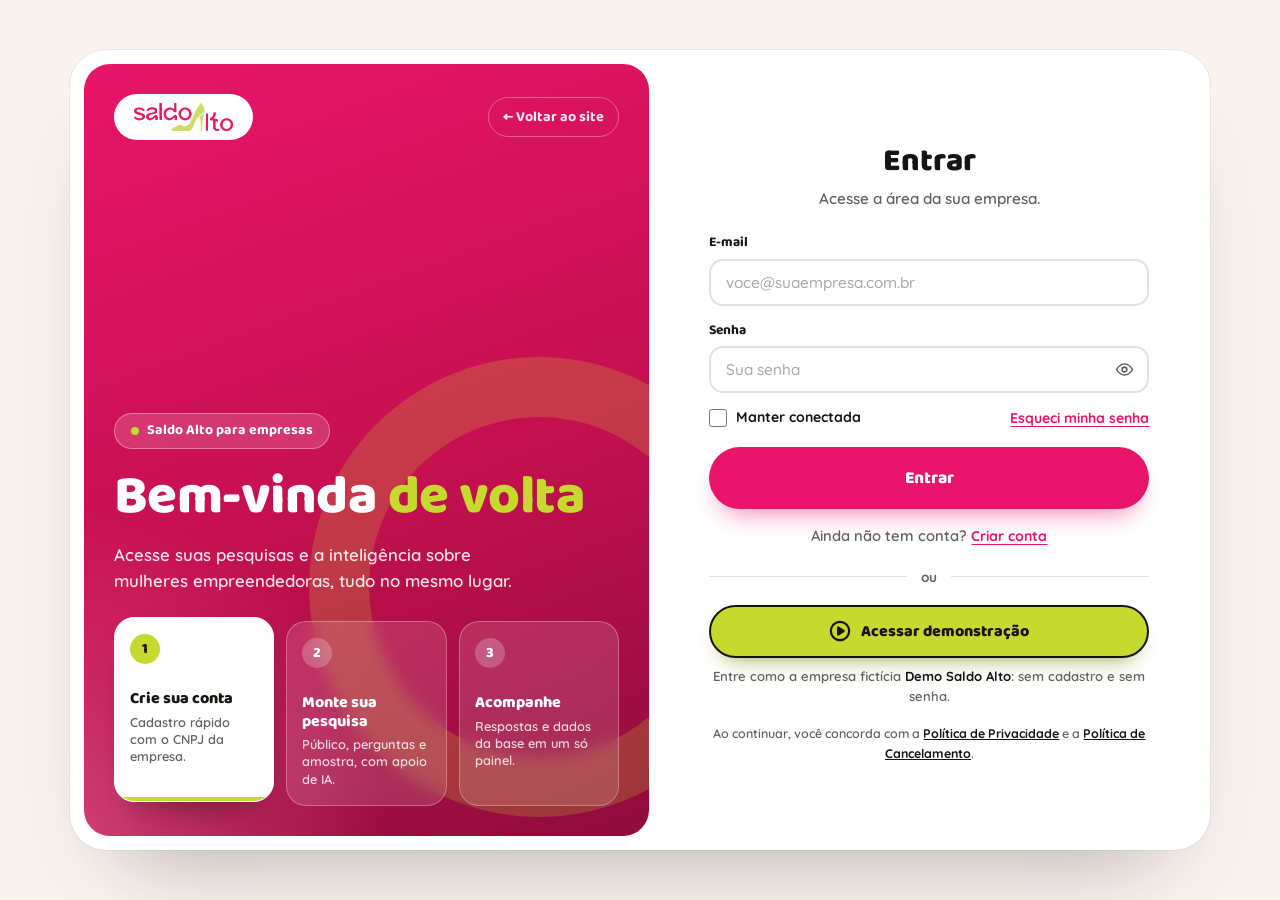
<file: painel.html>
<!DOCTYPE html>
<html lang="pt-BR">
<head>
<meta charset="UTF-8">
<meta name="viewport" content="width=device-width, initial-scale=1.0">
<title>Minha área — Saldo Alto para Empresas</title>
<meta name="robots" content="noindex">
<link rel="preconnect" href="https://fonts.googleapis.com">
<link rel="preconnect" href="https://fonts.gstatic.com" crossorigin>
<link href="https://fonts.googleapis.com/css2?family=Baloo+2:wght@500;600;700;800&family=Quicksand:wght@400;500;600;700&display=swap" rel="stylesheet">
<link rel="stylesheet" href="sa-app.css">
<style>
  :root{
    --pink:#E8156A; --pink-dark:#C4104F; --pink-soft:rgba(232,21,106,0.08); --pink-tint:#FDEBF3;
    --lime:#C6D92E; --lime-dark:#A9BC1F; --lime-soft:rgba(198,217,46,0.28);
    --cream:#FAF3F0; --card:#fff; --ink:#171512; --ink-soft:rgba(23,21,18,0.68); --line:rgba(23,21,18,0.1);
    --display:'Baloo 2',sans-serif; --body:'Quicksand',sans-serif; --radius:20px;
    --shadow:0 1px 2px rgba(23,21,18,0.04);
    /* sequencial de uma cor só (rosa), do claro ao escuro */
    --s1:#F9C9DE; --s2:#F08DB7; --s3:#E8156A; --s4:#C4104F; --s5:#8E0C3B;
  }
  *{box-sizing:border-box; margin:0; padding:0;}
  body{background:var(--cream); color:var(--ink); font-family:var(--body); font-weight:500; line-height:1.55; -webkit-font-smoothing:antialiased; min-height:100vh;}
  img,svg{display:block; max-width:100%;}
  a{color:inherit;}
  button,input,select,textarea{font-family:inherit; color:inherit;}
  button{cursor:pointer;}
  :focus-visible{outline:3px solid var(--lime-dark); outline-offset:2px;}
  [hidden]{display:none !important;}
  @media (prefers-reduced-motion: reduce){ *{animation-duration:0.001ms !important; transition-duration:0.001ms !important; scroll-behavior:auto !important;} }
  .ic{width:1.15em; height:1.15em; flex-shrink:0;}

  .page{max-width:1180px; margin:0 auto; padding:32px 36px 90px;}
  .page-head{display:flex; align-items:flex-end; justify-content:space-between; gap:16px; flex-wrap:wrap; margin-bottom:22px;}
  .page-head h1{font-family:var(--display); font-weight:800; font-size:clamp(1.7rem,3vw,2.15rem); line-height:1.15;}
  .page-head p{color:var(--ink-soft); font-weight:600; margin-top:4px; max-width:620px;}
  .back{display:inline-flex; align-items:center; gap:6px; font-family:var(--display); font-weight:700; font-size:.95rem; color:var(--ink-soft); text-decoration:none; margin-bottom:12px; padding:4px 0;}
  .back:hover{color:var(--pink);}

  /* botões */
  .btn-primary{background:var(--pink); color:#fff; font-family:var(--display); font-weight:700; font-size:1rem; padding:13px 26px; border:none; border-radius:100px; text-decoration:none; display:inline-flex; align-items:center; justify-content:center; gap:8px; transition:transform .15s, background .2s, opacity .2s; box-shadow:0 10px 24px -10px rgba(232,21,106,0.55);}
  .btn-primary:hover:not(:disabled){background:var(--pink-dark); transform:translateY(-2px);}
  .btn-primary:disabled{opacity:.55; cursor:wait; box-shadow:none;}
  .btn-primary.big{font-size:1.1rem; padding:16px 32px;}
  .btn-ghost{background:transparent; border:2px solid var(--ink); color:var(--ink); font-family:var(--display); font-weight:700; font-size:.95rem; padding:9px 20px; border-radius:100px; text-decoration:none; display:inline-flex; align-items:center; gap:8px; transition:background .2s, color .2s;}
  .btn-ghost:hover{background:var(--ink); color:var(--cream);}
  .btn-quiet{background:none; border:none; font-family:var(--display); font-weight:700; font-size:.92rem; color:var(--ink-soft); padding:8px 12px; border-radius:100px; display:inline-flex; align-items:center; gap:6px; transition:color .2s, background .2s;}
  .btn-quiet:hover{color:var(--pink); background:var(--pink-soft);}
  .btn-danger{background:var(--pink-dark); color:#fff; border:none; font-family:var(--display); font-weight:700; padding:12px 24px; border-radius:100px;}
  .btn-danger:hover{background:#9c0d3f;}
  .btn-sm{font-size:.86rem; padding:7px 16px;}
  .spin{width:1.05em; height:1.05em; border-radius:50%; border:2.5px solid currentColor; border-right-color:transparent; animation:spin .7s linear infinite; flex-shrink:0;}
  @keyframes spin{to{transform:rotate(360deg);}}

  .card{background:var(--card); border-radius:var(--radius); box-shadow:var(--shadow); border:1px solid rgba(23,21,18,0.08);}
  .pad{padding:26px 28px;}
  .muted{color:var(--ink-soft);}
  .tiny{font-size:.82rem;}
  h2.sec{font-family:var(--display); font-weight:800; font-size:1.25rem; line-height:1.2; margin-bottom:4px;}
  p.sec-sub{color:var(--ink-soft); font-weight:600; font-size:.93rem; margin-bottom:18px;}

  /* aviso de boas-vindas */
  .welcome{display:flex; gap:16px; align-items:center; background:var(--ink); color:var(--cream); border-radius:var(--radius); padding:20px 24px; margin-bottom:20px;}
  .welcome b{font-family:var(--display); font-weight:800; font-size:1.15rem; color:var(--lime); display:block;}
  .welcome p{font-size:.95rem; font-weight:600; color:rgba(252,241,236,.85);}
  .welcome .x{margin-left:auto; background:none; border:none; color:rgba(252,241,236,.7); font-size:1.4rem; line-height:1; padding:6px;}

  /* filtros e lista de pesquisas */
  .toolbar{display:flex; flex-wrap:wrap; gap:12px; align-items:center; justify-content:space-between; margin-bottom:16px;}
  .chips{display:flex; flex-wrap:wrap; gap:8px;}
  .chip{background:#fff; border:2px solid var(--line); border-radius:100px; padding:7px 16px; font-family:var(--display); font-weight:700; font-size:.9rem; display:inline-flex; align-items:center; gap:8px; transition:border-color .2s, background .2s;}
  .chip:hover{border-color:var(--pink);}
  .chip[aria-pressed="true"]{background:var(--ink); color:var(--cream); border-color:var(--ink);}
  .chip .n{font-size:.78rem; background:rgba(23,21,18,.08); border-radius:100px; padding:0 8px; min-width:22px; text-align:center;}
  .chip[aria-pressed="true"] .n{background:rgba(255,255,255,.2);}
  .search{position:relative; min-width:min(100%,260px);}
  .search input{width:100%; background:#fff; border:2px solid var(--line); border-radius:100px; padding:9px 16px 9px 40px; font-weight:600; font-size:.93rem; outline:none;}
  .search input:focus{border-color:var(--pink);}
  .search svg{position:absolute; left:14px; top:50%; transform:translateY(-50%); width:17px; height:17px; color:var(--ink-soft);}

  .slist{overflow:visible;}
  .shead,.srow{display:grid; grid-template-columns:minmax(0,2.3fr) 110px 128px 110px 150px 44px; gap:14px; align-items:center; padding:0 22px;}
  .shead{font-family:var(--display); font-weight:700; font-size:.8rem; text-transform:uppercase; letter-spacing:.04em; color:var(--ink-soft); padding-top:16px; padding-bottom:10px; border-bottom:1px solid var(--line);}
  .srow{padding-top:16px; padding-bottom:16px; border-bottom:1px solid var(--line); transition:background .15s; position:relative;}
  .srow:last-child{border-bottom:none;}
  .srow:hover{background:rgba(232,21,106,.03);}
  .sname{min-width:0;}
  .sname a{font-family:var(--display); font-weight:800; font-size:1.05rem; line-height:1.25; text-decoration:none; display:block; overflow:hidden; text-overflow:ellipsis; white-space:nowrap;}
  .sname a:hover{color:var(--pink);}
  .sname small{display:block; color:var(--ink-soft); font-size:.8rem; font-weight:600; overflow:hidden; text-overflow:ellipsis; white-space:nowrap;}
  .cell-l{display:none;}
  .badge{display:inline-flex; align-items:center; gap:7px; font-family:var(--display); font-weight:700; font-size:.82rem; border-radius:100px; padding:4px 12px 4px 10px; white-space:nowrap;}
  .badge::before{content:""; width:8px; height:8px; border-radius:50%; background:currentColor;}
  .st-rascunho{background:rgba(23,21,18,.08); color:rgba(23,21,18,.75);}
  .st-revisao{background:var(--pink-tint); color:var(--pink-dark);}
  .st-ativa{background:var(--lime); color:var(--ink);}
  .st-encerrada{background:var(--ink); color:var(--cream);}
  .bar{height:8px; border-radius:100px; background:rgba(23,21,18,.09); overflow:hidden;}
  .bar i{display:block; height:100%; border-radius:100px; background:var(--pink);}
  .bar.lime i{background:var(--lime-dark);}
  .pcell small{display:block; font-size:.78rem; font-weight:700; color:var(--ink-soft); margin-top:4px;}
  .kebab-wrap{position:relative; justify-self:end;}
  .kebab{width:38px; height:38px; border-radius:50%; border:none; background:none; display:flex; align-items:center; justify-content:center; color:var(--ink-soft);}
  .kebab:hover,.kebab[aria-expanded="true"]{background:var(--pink-soft); color:var(--pink);}
  .menu{position:absolute; right:0; top:calc(100% + 4px); min-width:210px; background:#fff; border:1px solid var(--line); border-radius:16px; box-shadow:0 26px 50px -22px rgba(23,21,18,.45); padding:6px; z-index:20;}
  .menu button,.menu a{display:flex; gap:10px; align-items:center; width:100%; background:none; border:none; text-align:left; font-weight:700; font-size:.92rem; padding:9px 12px; border-radius:10px; text-decoration:none;}
  .menu button:hover,.menu a:hover{background:var(--pink-soft); color:var(--pink);}
  .menu .danger{color:var(--pink-dark);}
  .menu svg{width:17px; height:17px;}

  .empty{text-align:center; padding:56px 24px 60px;}
  .empty .art{width:96px; height:96px; border-radius:50%; background:var(--lime); margin:0 auto 20px; display:flex; align-items:center; justify-content:center; color:var(--ink);}
  .empty .art svg{width:44px; height:44px;}
  .empty h2{font-family:var(--display); font-weight:800; font-size:1.5rem; margin-bottom:6px;}
  .empty p{color:var(--ink-soft); font-weight:600; max-width:440px; margin:0 auto 22px;}
  .skeleton{height:74px; margin:0 22px; border-bottom:1px solid var(--line); display:flex; align-items:center;}
  .skeleton i{display:block; height:14px; border-radius:100px; background:linear-gradient(90deg, rgba(23,21,18,.06), rgba(23,21,18,.12), rgba(23,21,18,.06)); background-size:200% 100%; animation:sk 1.2s linear infinite; width:40%;}
  @keyframes sk{to{background-position:-200% 0;}}
  .errbox{text-align:center; padding:44px 24px;}
  .errbox b{font-family:var(--display); font-size:1.2rem; display:block; margin-bottom:6px;}
  .errbox p{color:var(--ink-soft); font-weight:600; margin-bottom:16px;}

  /* detalhe da pesquisa */
  .detail-grid{display:grid; grid-template-columns:1.5fr 1fr; gap:20px; align-items:start;}
  .kv{display:grid; grid-template-columns:150px 1fr; gap:10px 16px; font-size:.95rem;}
  .kv dt{color:var(--ink-soft); font-weight:700;}
  .kv dd{font-weight:700; overflow-wrap:anywhere;}
  .timeline{list-style:none; display:flex; flex-direction:column; gap:0;}
  .timeline li{position:relative; padding:0 0 18px 34px; font-weight:700; color:var(--ink-soft); font-size:.95rem;}
  .timeline li::before{content:""; position:absolute; left:0; top:2px; width:20px; height:20px; border-radius:50%; border:2px solid var(--line); background:#fff;}
  .timeline li::after{content:""; position:absolute; left:9px; top:24px; bottom:0; width:2px; background:var(--line);}
  .timeline li:last-child::after{display:none;}
  .timeline li.done{color:var(--ink);}
  .timeline li.done::before{background:var(--lime); border-color:var(--lime-dark);}
  .timeline li.now::before{background:var(--pink); border-color:var(--pink); box-shadow:0 0 0 5px var(--pink-soft);}
  .timeline li small{display:block; font-weight:600; color:var(--ink-soft); font-size:.82rem;}
  .qlist{list-style:none; counter-reset:q; display:flex; flex-direction:column; gap:10px;}
  .qlist li{counter-increment:q; display:flex; gap:12px; background:var(--cream); border-radius:14px; padding:12px 14px; font-weight:700; font-size:.94rem;}
  .qlist li::before{content:counter(q); flex:none; width:26px; height:26px; border-radius:50%; background:var(--ink); color:var(--lime); font-family:var(--display); font-weight:800; font-size:.82rem; display:flex; align-items:center; justify-content:center;}
  .qlist small{display:block; color:var(--ink-soft); font-weight:600; font-size:.8rem;}
  .note{background:var(--pink-soft); border-radius:14px; padding:12px 16px; font-weight:600; font-size:.9rem;}
  .note.lime{background:var(--lime-soft);}

  /* formulários */
  .fgrid{display:grid; grid-template-columns:1fr 1fr; gap:4px 16px;}
  .field{margin-bottom:14px; min-width:0;}
  .field.full{grid-column:1 / -1;}
  .field label{display:block; font-family:var(--display); font-weight:700; font-size:.86rem; margin-bottom:5px;}
  .field .opt{font-family:var(--body); font-weight:600; color:var(--ink-soft); font-size:.8rem;}
  .field input:not([type=checkbox]):not([type=radio]), .field select, .field textarea{width:100%; font-weight:600; font-size:.96rem; background:#fff; border:2px solid var(--line); border-radius:14px; padding:11px 15px; outline:none; transition:border-color .2s;}
  .field textarea{resize:vertical; min-height:88px;}
  .field input:focus, .field select:focus, .field textarea:focus{border-color:var(--pink);}
  .field input[readonly], .field input:disabled, .field select:disabled{background:var(--cream); color:var(--ink-soft);}
  .field.invalid input, .field.invalid select{border-color:var(--pink-dark); background:rgba(232,21,106,.04);}
  .field .err{display:none; color:var(--pink-dark); font-size:.8rem; font-weight:700; margin-top:4px;}
  .field.invalid .err{display:block;}
  .field .hint{font-size:.8rem; color:var(--ink-soft); font-weight:600; margin-top:4px;}
  .reqs{list-style:none; display:flex; flex-wrap:wrap; gap:4px 14px; margin-top:7px;}
  .reqs li{font-size:.8rem; font-weight:700; color:var(--ink-soft); display:flex; gap:6px; align-items:center;}
  .reqs li::before{content:""; width:13px; height:13px; border-radius:50%; border:2px solid rgba(23,21,18,.25);}
  .reqs li.ok{color:#5b6a08;} .reqs li.ok::before{background:var(--lime); border-color:var(--lime-dark);}
  .form-actions{display:flex; gap:12px; align-items:center; flex-wrap:wrap; margin-top:6px;}
  .form-alert{border-radius:14px; padding:11px 14px; font-size:.9rem; font-weight:700; margin-bottom:14px; background:rgba(196,16,79,.09); color:var(--pink-dark);}

  /* abas de configuração */
  .tabs{display:flex; gap:6px; flex-wrap:wrap; border-bottom:2px solid var(--line); margin-bottom:22px;}
  .tabs a{font-family:var(--display); font-weight:700; font-size:.98rem; text-decoration:none; padding:10px 18px; border-radius:14px 14px 0 0; color:var(--ink-soft); margin-bottom:-2px; border-bottom:3px solid transparent;}
  .tabs a:hover{color:var(--pink);}
  .tabs a.on{color:var(--ink); border-bottom-color:var(--pink);}
  .stack{display:flex; flex-direction:column; gap:20px;}
  .ro-banner{display:flex; gap:10px; align-items:center;}

  /* usuários */
  .utable .urow{display:grid; grid-template-columns:minmax(0,1.6fr) minmax(0,1.5fr) 130px 44px; gap:14px; align-items:center; padding:16px 22px; border-bottom:1px solid var(--line);}
  .utable .urow:last-child{border-bottom:none;}
  .uhead{font-family:var(--display); font-weight:700; font-size:.8rem; text-transform:uppercase; letter-spacing:.04em; color:var(--ink-soft);}
  .uname b{font-family:var(--display); font-weight:800; font-size:1.02rem; display:block; line-height:1.2;}
  .uname small{color:var(--ink-soft); font-weight:600; font-size:.83rem; overflow-wrap:anywhere;}
  .tag{display:inline-block; font-family:var(--display); font-weight:700; font-size:.76rem; border-radius:100px; padding:2px 10px; margin:2px 4px 2px 0; background:rgba(23,21,18,.07);}
  .tag.owner{background:var(--ink); color:var(--lime);}
  .tag.fin{background:var(--lime); color:var(--ink);}
  .tag.pink{background:var(--pink-tint); color:var(--pink-dark);}
  .roles{display:grid; grid-template-columns:1fr 1fr; gap:10px; margin-bottom:12px;}
  .role{display:flex; gap:10px; align-items:flex-start; border:2px solid var(--line); border-radius:16px; padding:12px 14px; cursor:pointer; background:#fff;}
  .role:has(input:checked){border-color:var(--pink); background:var(--pink-tint);}
  .role input{margin-top:4px; accent-color:var(--pink);}
  .role b{font-family:var(--display); font-weight:800; display:block; line-height:1.2;}
  .role span{font-size:.82rem; font-weight:600; color:var(--ink-soft); display:block; margin-top:2px;}
  .perm-list{display:flex; flex-direction:column; gap:8px; margin:4px 0 12px; padding:12px 14px; border-radius:14px; background:var(--cream);}
  .perm-list label{display:flex; gap:10px; align-items:center; font-weight:700; font-size:.92rem; cursor:pointer;}
  .perm-list input{width:18px; height:18px; accent-color:var(--pink);}
  .secret{font-family:ui-monospace,Menlo,monospace; font-weight:700; font-size:1.15rem; background:var(--cream); border-radius:12px; padding:12px 16px; display:flex; justify-content:space-between; gap:10px; align-items:center; overflow-wrap:anywhere;}

  /* modal */
  .overlay{position:fixed; inset:0; background:rgba(23,21,18,.55); backdrop-filter:blur(2px); display:flex; align-items:center; justify-content:center; padding:18px; z-index:200;}
  .modal{background:var(--cream); border-radius:28px; width:100%; max-width:560px; max-height:90vh; overflow:auto; padding:30px 30px 26px; box-shadow:0 40px 80px -30px rgba(23,21,18,.55); position:relative;}
  .modal h3{font-family:var(--display); font-weight:800; font-size:1.4rem; line-height:1.2; margin-bottom:6px; padding-right:34px;}
  .modal .sub{color:var(--ink-soft); font-weight:600; font-size:.94rem; margin-bottom:18px;}
  .modal .x{position:absolute; right:16px; top:16px; width:36px; height:36px; border-radius:50%; border:none; background:rgba(23,21,18,.06); font-size:1.1rem;}
  .modal .x:hover{background:rgba(23,21,18,.12);}
  .modal-actions{display:flex; gap:10px; justify-content:flex-end; flex-wrap:wrap; margin-top:10px;}

  /* ---------- Inteligência da Base (layout em cartões) ---------- */
  .b-head{display:flex; align-items:flex-start; justify-content:space-between; gap:16px; flex-wrap:wrap; margin-bottom:18px;}
  .b-hello{font-weight:700; color:var(--ink-soft); font-size:.98rem;}
  .b-head h1{font-family:var(--display); font-weight:800; font-size:clamp(1.9rem,3.2vw,2.5rem); line-height:1.1; letter-spacing:-.02em;}
  .b-head > div:first-child{flex:1 1 320px; min-width:0;}
  .b-head p{color:var(--ink-soft); font-weight:600; margin-top:6px; max-width:560px;}
  .head-acts{display:flex; gap:10px; flex-wrap:wrap; align-items:center; flex:none;}
  .btn-white,.btn-ink{display:inline-flex; align-items:center; gap:8px; height:44px; padding:0 20px; border-radius:100px; font-family:var(--display); font-weight:700; font-size:.95rem; cursor:pointer; transition:background .2s,color .2s,border-color .2s;}
  .btn-white{background:#fff; border:1px solid rgba(23,21,18,.16); color:var(--ink);} .btn-white:hover{border-color:var(--pink); color:var(--pink);}
  .btn-ink{background:var(--ink); border:1px solid var(--ink); color:#fff;} .btn-ink:hover{background:var(--pink); border-color:var(--pink);}
  .btn-white .ic,.btn-ink .ic{width:1.1em; height:1.1em;}
  .meta-strip{display:inline-flex; flex-wrap:wrap; align-items:center; gap:4px 12px; background:#fff; border:1px solid var(--line); border-radius:100px; padding:6px 8px 6px 16px; margin-bottom:16px; font-size:.88rem; font-weight:600; color:#4A453D;}
  .meta-strip b{color:var(--ink); font-family:var(--display); font-weight:800;}
  .meta-strip .dot{color:rgba(23,21,18,.3);}
  .info-wrap{position:relative; display:inline-flex; align-items:center;}
  .info-btn{width:28px; height:28px; border-radius:50%; border:0; color:var(--pink); background:var(--pink-tint); font-family:Georgia,serif; font-style:italic; font-weight:700; font-size:.95rem; line-height:1; cursor:pointer; display:inline-flex; align-items:center; justify-content:center;}
  .info-btn:hover{background:rgba(232,21,106,.18);}
  .info-pop{position:absolute; left:auto; right:0; top:calc(100% + 10px); z-index:60; width:min(400px, calc(100vw - 40px)); background:var(--ink); color:var(--cream); border-radius:16px; padding:14px 16px; font-size:.84rem; font-weight:600; line-height:1.5; box-shadow:0 20px 40px -14px rgba(23,21,18,.5);}
  /* filtros em pílulas */
  .b-filters{display:flex; flex-direction:column; gap:10px; margin-bottom:20px;}
  .b-frow{display:flex; flex-wrap:wrap; gap:10px; align-items:center;}
  .fb-title{font-family:var(--display); font-weight:800; font-size:.78rem; text-transform:uppercase; letter-spacing:.05em; border-radius:100px; padding:5px 12px; background:var(--pink); color:#fff;}
  .fb-title.b{background:var(--ink);}
  .fpill{position:relative; display:inline-flex; align-items:center; gap:8px; height:42px; padding:0 36px 0 14px; border-radius:100px; border:1px solid #DDD5C5; background:#fff; transition:border-color .2s;}
  .fpill:hover{border-color:var(--pink);}
  .fpill:focus-within{outline:3px solid var(--lime-dark); outline-offset:2px;}
  .fpill.dis{opacity:.55; cursor:not-allowed;} .fpill.dis:hover{border-color:#DDD5C5;}
  .fpill > svg.ic{color:var(--ink-soft); width:16px; height:16px;}
  .fpill label{font-size:.9rem; font-weight:600; color:var(--ink-soft); cursor:inherit;}
  .fpill select{appearance:none; -webkit-appearance:none; border:0; background:transparent; font-weight:800; font-size:.92rem; outline:none; cursor:inherit; max-width:140px; text-overflow:ellipsis; padding:0;}
  .fpill select[id$="-nicho"]{max-width:170px;}
  .tight .fpill select{max-width:100px !important;}
  .fpill .chev{position:absolute; right:13px; top:50%; transform:translateY(-50%); width:15px; height:15px; color:var(--ink-soft); pointer-events:none;}
  .b-frow .btn-quiet{padding:6px 12px;}
  /* abas */
  .b-tabrow{display:flex; justify-content:space-between; align-items:center; gap:12px; flex-wrap:wrap; margin-bottom:22px;}
  .b-tabs{display:inline-flex; gap:4px; padding:4px; background:#fff; border:1px solid var(--line); border-radius:100px; max-width:100%; overflow-x:auto; scrollbar-width:none;}
  .b-tabs::-webkit-scrollbar{display:none;}
  .b-tabs button{flex:none; height:38px; padding:0 20px; border:0; border-radius:100px; background:transparent; color:#4A453D; font-family:var(--display); font-weight:700; font-size:.95rem;}
  .b-tabs button:hover{color:var(--pink);}
  .b-tabs button[aria-selected="true"]{background:var(--ink); color:#fff;}
  .seg{display:inline-flex; background:#fff; border:1px solid var(--line); border-radius:100px; padding:3px;}
  .seg button{border:none; background:none; font-family:var(--display); font-weight:700; font-size:.85rem; padding:6px 14px; border-radius:100px; color:#4A453D;}
  .seg button[aria-pressed="true"]{background:var(--ink); color:#fff;}
  /* grade de cartões: as linhas têm altura igual e o conteúdo preenche o cartão (sem vazios) */
  .bg{display:grid; grid-template-columns:repeat(12,minmax(0,1fr)); gap:24px; margin-bottom:24px;}
  .s3{grid-column:span 3;} .s4{grid-column:span 4;} .s5{grid-column:span 5;} .s6{grid-column:span 6;} .s7{grid-column:span 7;} .s8{grid-column:span 8;} .s12{grid-column:1 / -1;}
  .bc{padding:24px 26px; display:flex; flex-direction:column; gap:16px; min-width:0;}
  .bc h3{font-family:var(--display); font-weight:800; font-size:1.15rem; line-height:1.2; letter-spacing:-.01em;}
  .bc .cs{color:var(--ink-soft); font-weight:600; font-size:.86rem; margin-top:2px;}
  .bc .grow{flex:1 1 auto; display:flex; flex-direction:column; justify-content:space-between; gap:12px;}
  .bc .mid{flex:1 1 auto; display:flex; align-items:center; justify-content:center; flex-wrap:wrap; gap:16px 24px;}
  .bc .foot{font-size:.8rem; color:var(--ink-soft); font-weight:600; line-height:1.4;}
  .col-stack{display:flex; flex-direction:column; gap:24px; min-width:0;}
  .col-stack > .bc{flex:1 1 auto;}
  .kpi{padding:22px 24px; display:flex; flex-direction:column; gap:4px; grid-column:span 3; min-width:0;}
  .kpi .top{display:flex; align-items:center; justify-content:space-between; gap:8px; margin-bottom:10px;}
  .kpi .ico{width:40px; height:40px; border-radius:50%; background:var(--pink-tint); color:var(--pink); display:flex; align-items:center; justify-content:center;}
  .kpi .ico .ic{width:19px; height:19px;}
  .kpi .l{font-size:.9rem; font-weight:600; color:var(--ink-soft);}
  .kpi .v{font-family:var(--display); font-weight:800; font-size:2.7rem; line-height:1.05; letter-spacing:-.02em;}
  .kpi .s{font-size:.82rem; font-weight:600; color:var(--ink-soft);}
  .dchip{display:inline-flex; align-items:center; gap:4px; padding:3px 10px; border-radius:100px; font-family:var(--display); font-weight:800; font-size:.8rem; white-space:nowrap;}
  .dchip.up{background:#E4F5E8; color:#14683A;} .dchip.dn{background:#FBE4E4; color:#A11B1B;} .dchip.nt{background:rgba(23,21,18,.06); color:var(--ink-soft);}
  /* o que mudou (cartão escuro) */
  .changed{background:var(--ink); color:#fff; border-radius:var(--radius); padding:26px; display:flex; flex-direction:column; gap:16px; min-width:0;}
  .changed .hd{display:flex; align-items:flex-start; justify-content:space-between; gap:10px;}
  .changed h3{font-family:var(--display); font-weight:800; font-size:1.15rem;}
  .changed .cs{font-size:.84rem; color:#CFC8BA; font-weight:600; margin-top:2px;}
  .changed .badge-n{background:var(--lime); color:var(--ink); font-family:var(--display); font-weight:800; font-size:.76rem; padding:3px 11px; border-radius:100px; white-space:nowrap;}
  .changed .msg{color:#CFC8BA; font-weight:600; font-size:.92rem; line-height:1.5;}
  .chg{list-style:none; padding:0; margin:0; display:flex; flex-direction:column; flex:1 1 auto; justify-content:space-between; gap:12px;}
  .chg li{display:grid; grid-template-columns:32px minmax(0,1fr) auto; gap:12px; align-items:start; padding-top:14px; border-top:1px solid #3A352D;}
  .chg .arr{width:32px; height:32px; border-radius:50%; display:inline-flex; align-items:center; justify-content:center; font-weight:800; font-size:1rem; background:#2A2620; color:var(--lime);}
  .chg .arr.dn{color:#FF8FBC;}
  .chg .tg{font-family:var(--display); font-weight:700; font-size:.7rem; text-transform:uppercase; letter-spacing:.05em; color:#A89F8F;}
  .chg b{font-family:var(--display); font-weight:800; font-size:1rem; display:block;}
  .chg p{font-size:.84rem; font-weight:600; color:#CFC8BA; margin-top:2px; line-height:1.4;}
  .dpp{font-family:var(--display); font-weight:800; font-size:.9rem; white-space:nowrap;}
  .dpp.up{color:var(--lime);} .dpp.dn{color:#FF8FBC;}
  .changed .foot{font-size:.76rem; color:#A89F8F; font-weight:600; line-height:1.4;}
  /* gráficos */
  .gchart{flex:1 1 auto; position:relative; min-height:240px;}
  .gchart svg{position:absolute; left:0; top:0; overflow:visible;}
  .brow{display:flex; flex-direction:column; gap:6px; font-weight:700; font-size:.92rem;}
  .brow .top{display:flex; justify-content:space-between; gap:12px;}
  .brow .top .muted{font-weight:600; margin-left:4px;}
  .trk{height:8px; border-radius:100px; background:#F1EBDF; overflow:hidden;}
  .trk i{display:block; height:100%; border-radius:100px; background:var(--pink); min-width:3px;}
  .trk i.soft{background:var(--s1);}
  .brow:hover .trk i{opacity:.8;}
  .rank{display:flex; align-items:center; gap:12px; font-weight:700; font-size:.92rem;}
  .rank .nn{width:24px; height:24px; border-radius:50%; background:var(--pink-tint); color:var(--pink-dark); font-family:var(--display); font-weight:800; font-size:.78rem; display:flex; align-items:center; justify-content:center; flex:none;}
  .rank .nm{flex:1; min-width:0; overflow:hidden; text-overflow:ellipsis; white-space:nowrap;}
  .rank .vl{font-family:var(--display); font-weight:800; white-space:nowrap;}
  .rank .vl .muted{font-weight:600; margin-left:4px;}
  .cols2{display:grid; grid-template-columns:1fr 1fr; gap:14px 36px; flex:1 1 auto; align-content:space-between;}
  .mapwrap{display:flex; gap:24px; align-items:stretch; flex-wrap:wrap; flex:1 1 auto;}
  .mapcol{flex:1 1 280px; max-width:372px; min-width:0; display:flex; flex-direction:column; justify-content:center;}
  .mapcol.wide{flex:1 1 100%; max-width:none;}
  .mapside{flex:1 1 160px; display:flex; flex-direction:column; justify-content:space-between; gap:14px; min-width:0;}
  .mapside .sub{font-size:.84rem; font-weight:700; color:var(--ink-soft);}
  .tilemap{display:grid; grid-template-columns:repeat(8,1fr); gap:5px; width:100%;}
  .tile{aspect-ratio:1; border-radius:10px; display:flex; flex-direction:column; align-items:center; justify-content:center; font-family:var(--display); font-weight:800; font-size:.82rem; line-height:1.1;}
  .tile small{font-size:.64rem; font-weight:700; opacity:.85;}
  .tile.off{background:#F1EBDF; color:#7A7466;}
  .tile.void{visibility:hidden;}
  .maplegend{display:flex; flex-direction:column; gap:6px; font-size:.76rem; font-weight:700; color:var(--ink-soft);}
  .maplegend i{display:block; height:8px; border-radius:100px; background:linear-gradient(90deg,var(--s1),var(--s2),var(--s3),var(--s5));}
  .maplegend .lg{display:flex; justify-content:space-between;}
  .donut{flex:none;}
  .dleg{flex:1 1 150px; min-width:0; display:flex; flex-direction:column; gap:12px;}
  .dleg div{display:flex; align-items:center; gap:8px; font-size:.86rem; font-weight:700; line-height:1.25;}
  .dleg i{width:12px; height:12px; border-radius:4px; flex:none;}
  .dleg span{flex:1;} .dleg b{font-family:var(--display); font-weight:800;}
  .radar-key{display:flex; gap:16px; flex-wrap:wrap; justify-content:center; font-size:.85rem; font-weight:700;}
  .radar-key i{display:inline-block; width:12px; height:12px; border-radius:4px; margin-right:6px; vertical-align:-1px;}
  table.dt{width:100%; border-collapse:collapse; font-size:.9rem;}
  table.dt th{text-align:left; font-family:var(--display); font-weight:700; font-size:.78rem; text-transform:uppercase; letter-spacing:.04em; color:var(--ink-soft); padding:6px 8px; border-bottom:1px solid var(--line);}
  table.dt td{padding:8px 8px; border-bottom:1px solid var(--line); font-weight:700;}
  table.dt td:last-child, table.dt th:last-child{text-align:right;}
  table.cmpt th:not(:first-child), table.cmpt td:not(:first-child){text-align:left;}
  table.cmpt td:last-child, table.cmpt th:last-child{text-align:right;}
  table.cmpt th{vertical-align:bottom;}
  .cmp .dpp.up{color:#14683A;} .cmp .dpp.dn{color:#A11B1B;}
  .tscroll{overflow-x:auto;}
  .privacy{display:flex; gap:12px; align-items:flex-start; margin-top:4px; font-size:.84rem; font-weight:600; color:var(--ink-soft);}
  .privacy svg{width:20px; height:20px; color:var(--ink); margin-top:2px;}
  #tip{position:fixed; z-index:400; pointer-events:none; background:var(--ink); color:#fff; font-weight:700; font-size:.82rem; border-radius:10px; padding:7px 12px; max-width:260px; box-shadow:0 14px 28px -12px rgba(0,0,0,.5); opacity:0; transition:opacity .12s;}
  #tip.on{opacity:1;}
  #brief{display:none;}
  @media print{
    body.print-brief > *:not(#brief){display:none !important;}
    body.print-brief #brief{display:block; font-family:Arial,sans-serif; color:#171512; padding:0; font-size:12.5px; line-height:1.5;}
    #brief .bf-head{display:flex; gap:18px; align-items:center; border-bottom:3px solid #E8156A; padding-bottom:12px; margin-bottom:8px;}
    #brief .bf-brand{font-weight:800; font-size:22px; color:#E8156A;}
    #brief h1{font-size:24px; margin:0;}
    #brief h2{font-size:15px; margin:18px 0 6px; color:#E8156A; text-transform:uppercase; letter-spacing:.05em;}
    #brief p{margin:4px 0;} #brief ul,#brief ol{margin:4px 0 4px 18px; padding:0;}
    #brief .bf-small{font-size:11px; color:#555;}
    #brief .bf-note{margin-top:22px; padding-top:10px; border-top:1px solid #ccc; font-size:10.5px; color:#555;}
    #brief table{width:100%; border-collapse:collapse; font-size:12px;} #brief th,#brief td{padding:4px 6px; border-bottom:1px solid #ddd; text-align:left;} #brief th:not(:first-child),#brief td:not(:first-child){text-align:right;}
  }

  @media (max-width:1180px){
    .kpi{grid-column:span 6;}
    .s4,.s5,.s6,.s7,.s8{grid-column:1 / -1;}
  }
  @media (max-width:980px){
    .detail-grid{grid-template-columns:1fr;}
  }
  @media (max-width:820px){
    .page{padding:22px 16px 80px;}
    .shead{display:none;}
    .srow{grid-template-columns:1fr auto; gap:10px 12px; padding:16px 16px;}
    .srow .sname{grid-column:1 / 2;}
    .srow .kebab-wrap{grid-column:2; grid-row:1;}
    .srow .c-date,.srow .c-status,.srow .c-resp,.srow .c-prog{grid-column:1 / -1; display:flex; align-items:center; justify-content:space-between; gap:12px;}
    .srow .c-prog .pcell{flex:1; max-width:60%;}
    .cell-l{display:inline; font-family:var(--display); font-weight:700; font-size:.78rem; text-transform:uppercase; letter-spacing:.04em; color:var(--ink-soft);}
    .fgrid{grid-template-columns:1fr;}
    .roles{grid-template-columns:1fr;}
    .utable .urow{grid-template-columns:1fr auto;}
    .utable .urow > :nth-child(2){grid-column:1 / -1; order:3;}
    .utable .urow > :nth-child(3){grid-column:1 / 2; order:4;}
    .uhead{display:none !important;}
    .kv{grid-template-columns:1fr; gap:2px;}
    .kv dd{margin-bottom:10px;}
    .pad{padding:20px 18px;}
    .modal{padding:26px 20px 22px;}
    .b-head .head-acts{width:100%;}
    .cols2{grid-template-columns:1fr;}
    .bg{gap:16px; margin-bottom:16px;}
    .kpi{padding:16px; grid-column:span 6;}
    .kpi .v{font-size:2rem;}
    .kpi .top{margin-bottom:6px;}
    .bc{padding:20px 18px;}
    .changed{padding:22px 18px;}
  }
</style>
</head>
<body>
<div id="shell"></div>
<main class="page" id="view" tabindex="-1" aria-live="polite"></main>
<div id="modalRoot"></div>
<div id="tip" role="tooltip"></div>
<noscript><p style="padding:24px;font-weight:700">Ative o JavaScript para usar a área da empresa.</p></noscript>
<script src="sa-app.js"></script>
<script src="sa-demo.js"></script>
<script src="painel.js"></script>
<script src="painel-base.js"></script>
<script src="painel-conta.js"></script>
</body>
</html>
</file>
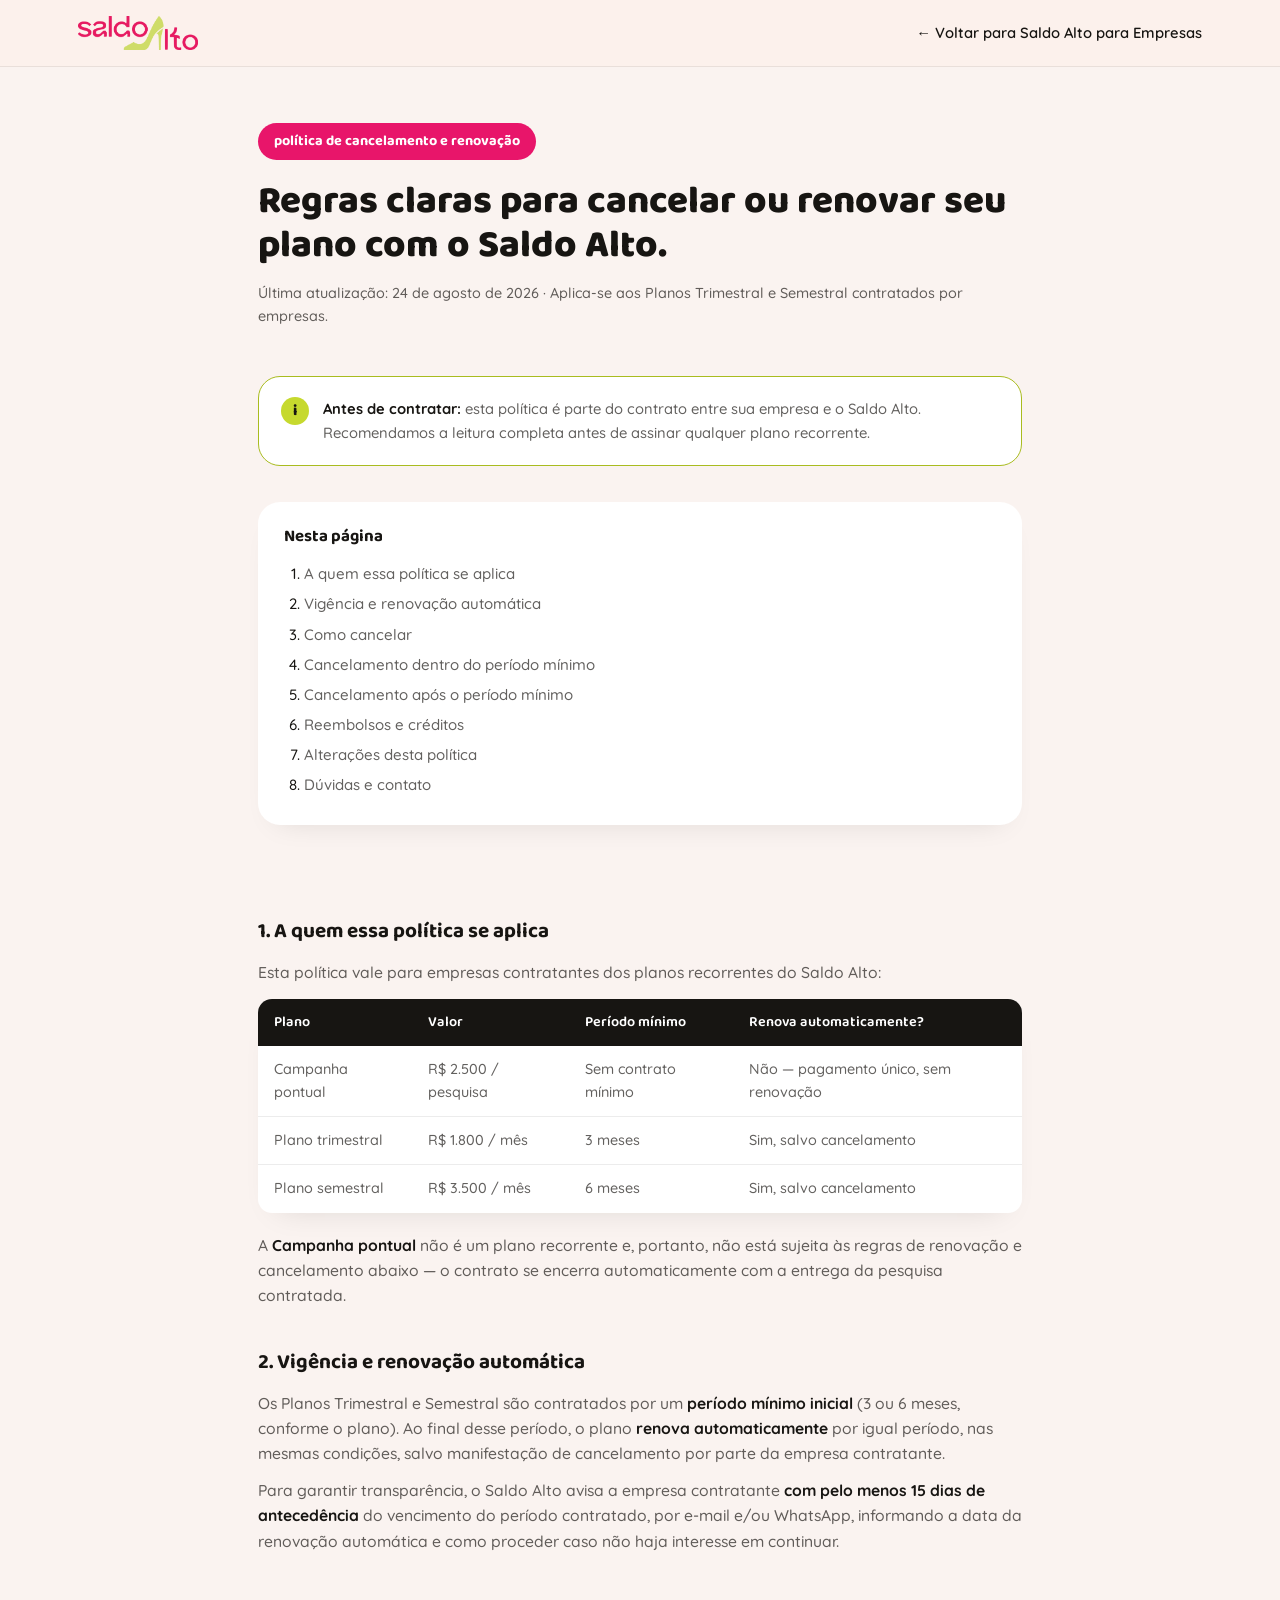
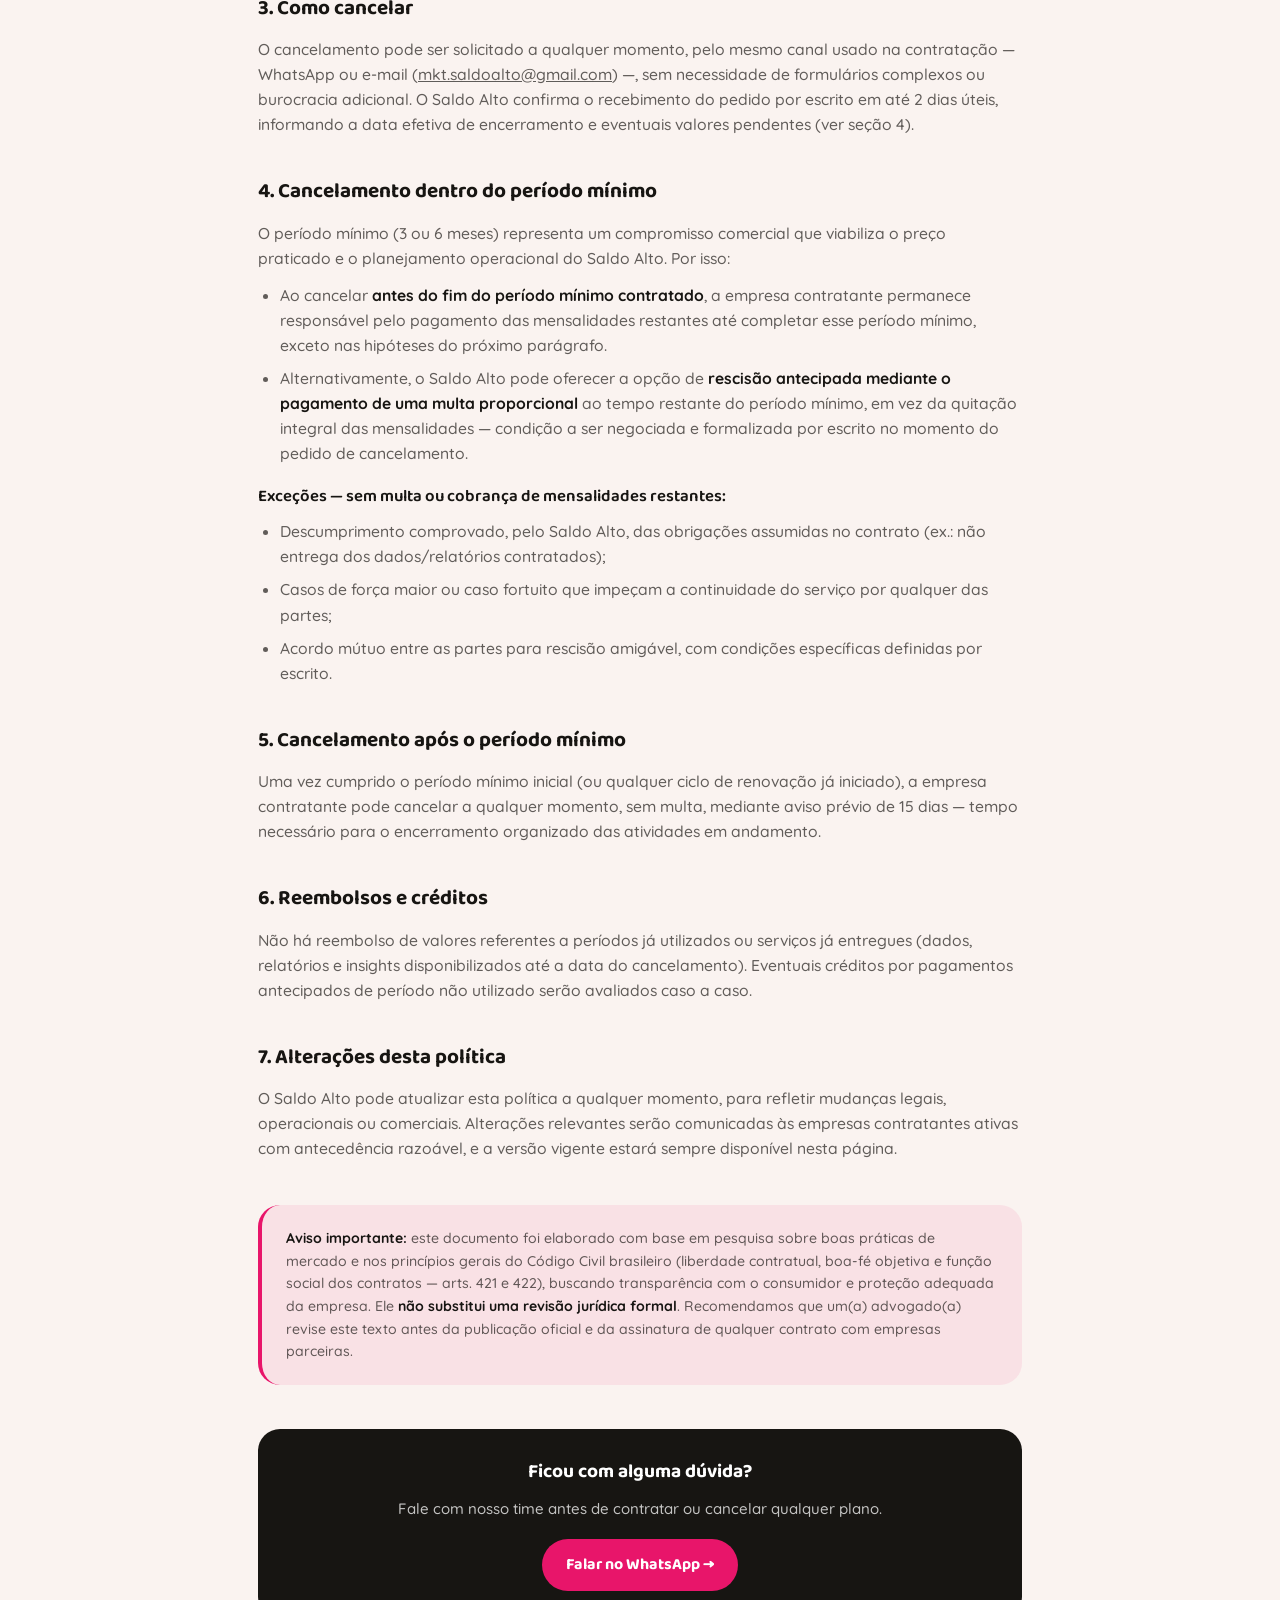
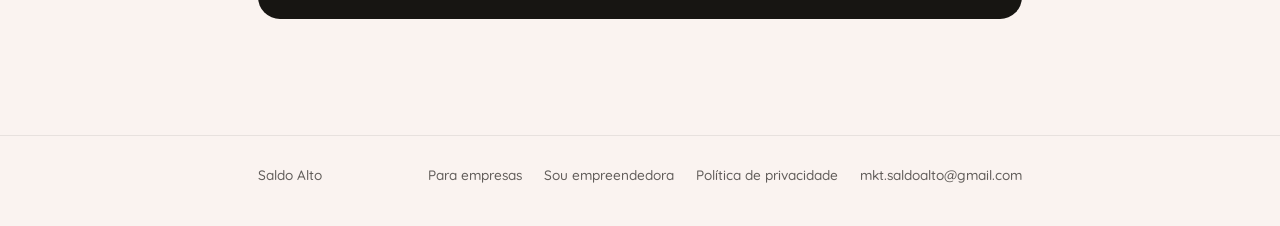
<file: politica-cancelamento.html>
<!DOCTYPE html>
<html lang="pt-BR">
<head>
<meta charset="UTF-8">
<meta name="viewport" content="width=device-width, initial-scale=1.0">
<title>Política de Cancelamento e Renovação — Saldo Alto</title>
<meta name="description" content="Regras de cancelamento e renovação dos planos do Saldo Alto para empresas contratantes.">
<link rel="preconnect" href="https://fonts.googleapis.com">
<link rel="preconnect" href="https://fonts.gstatic.com" crossorigin>
<link href="https://fonts.googleapis.com/css2?family=Baloo+2:wght@500;600;700;800&family=Quicksand:wght@400;500;600;700&display=swap" rel="stylesheet">
<style>
  :root{
    --pink:#E8156A;
    --pink-dark:#C4104F;
    --pink-soft: rgba(232,21,106,0.08);
    --lime:#C6D92E;
    --lime-dark:#A9BC1F;
    --cream:#FAF3F0;
    --cream-card:#FFFFFF;
    --ink:#171512;
    --ink-soft: rgba(23,21,18,0.68);
    --display:'Baloo 2', sans-serif;
    --body:'Quicksand', sans-serif;
    --radius:22px;
  }
  *{box-sizing:border-box; margin:0; padding:0;}
  html{scroll-behavior:smooth;}
  body{background:var(--cream); color:var(--ink); font-family:var(--body); font-weight:500; line-height:1.6; -webkit-font-smoothing:antialiased;}
  img{display:block; max-width:100%;}
  a{color:inherit;}
  .wrap{max-width:820px; margin:0 auto; padding:0 28px;}

  .nav{position:sticky; top:0; z-index:50; background:rgba(252,241,236,0.9); backdrop-filter:blur(8px); border-bottom:1px solid rgba(23,21,18,0.08);}
  .nav .wrap{max-width:1180px; display:flex; align-items:center; justify-content:space-between; padding:16px 28px;}
  .logo{display:flex; align-items:baseline; text-decoration:none;}
  .logo-img{height:34px; width:auto; display:block;}
  .nav-back{color:var(--ink); text-decoration:none; font-weight:600; font-size:0.92rem; display:inline-flex; align-items:center; gap:6px;}
  .nav-back:hover{color:var(--pink);}

  .doc-header{padding:56px 0 20px;}
  .doc-eyebrow{display:inline-flex; align-items:center; font-family:var(--display); font-weight:700; font-size:0.9rem; color:#fff; background:var(--pink); border-radius:100px; padding:7px 16px; margin-bottom:20px;}
  .doc-title{font-family:var(--display); font-weight:800; font-size:clamp(1.7rem,3.6vw,2.4rem); line-height:1.15; color:var(--ink); margin-bottom:14px;}
  .doc-meta{font-size:0.9rem; color:var(--ink-soft);}

  .notice-box{background:#fff; border:1.5px solid var(--lime-dark); border-radius:var(--radius); padding:20px 22px; margin:28px 0 8px; display:flex; gap:14px;}
  .notice-box .ico{font-family:var(--display); font-weight:800; color:var(--ink); background:var(--lime); border-radius:50%; width:28px; height:28px; min-width:28px; display:flex; align-items:center; justify-content:center; font-size:0.95rem;}
  .notice-box p{font-size:0.92rem; color:var(--ink-soft);}
  .notice-box strong{color:var(--ink);}

  main{padding:16px 0 60px;}
  .toc{background:#fff; border-radius:var(--radius); padding:22px 26px; margin:36px 0; box-shadow:0 14px 30px -20px rgba(23,21,18,0.15);}
  .toc h2{font-family:var(--display); font-size:1.05rem; margin-bottom:12px;}
  .toc ol{padding-left:20px; font-size:0.94rem;}
  .toc li{margin-bottom:6px;}
  .toc a{text-decoration:none; color:var(--ink-soft);}
  .toc a:hover{color:var(--pink);}

  section.doc-section{margin:38px 0;}
  section.doc-section h2{font-family:var(--display); font-weight:700; font-size:1.3rem; color:var(--ink); margin-bottom:12px; scroll-margin-top:90px;}
  section.doc-section h3{font-family:var(--display); font-weight:600; font-size:1.05rem; color:var(--ink); margin:18px 0 8px;}
  section.doc-section p{font-size:0.98rem; color:var(--ink-soft); margin-bottom:12px;}
  section.doc-section ul, section.doc-section ol{padding-left:22px; margin-bottom:12px;}
  section.doc-section li{font-size:0.98rem; color:var(--ink-soft); margin-bottom:8px;}
  section.doc-section strong{color:var(--ink); font-weight:700;}

  .plan-table{width:100%; border-collapse:collapse; margin:14px 0 20px; background:#fff; border-radius:14px; overflow:hidden; box-shadow:0 14px 30px -20px rgba(23,21,18,0.15);}
  .plan-table th, .plan-table td{padding:12px 16px; text-align:left; font-size:0.9rem;}
  .plan-table th{background:var(--ink); color:#fff; font-family:var(--display); font-weight:600;}
  .plan-table td{border-bottom:1px solid rgba(23,21,18,0.08); color:var(--ink-soft);}
  .plan-table tr:last-child td{border-bottom:none;}

  .disclaimer{background:var(--pink-soft); border-radius:var(--radius); padding:22px 24px; margin:44px 0; border-left:4px solid var(--pink);}
  .disclaimer p{font-size:0.88rem; color:var(--ink-soft);}
  .disclaimer strong{color:var(--ink);}

  .contact-box{background:var(--ink); color:#fff; border-radius:var(--radius); padding:28px 26px; margin:36px 0; text-align:center;}
  .contact-box h2{font-family:var(--display); font-size:1.2rem; margin-bottom:10px;}
  .contact-box p{color:rgba(255,255,255,0.75); font-size:0.94rem; margin-bottom:18px;}
  .contact-box a.btn{display:inline-flex; align-items:center; gap:8px; background:var(--pink); color:#fff; font-family:var(--display); font-weight:700; padding:13px 24px; border-radius:100px; text-decoration:none;}

  footer{padding:28px 0 40px; border-top:1px solid rgba(23,21,18,0.08); margin-top:20px;}
  footer .wrap{display:flex; flex-wrap:wrap; align-items:center; justify-content:space-between; gap:16px; font-size:0.85rem; color:var(--ink-soft);}
  footer a{text-decoration:none; color:var(--ink-soft);}
  footer a:hover{color:var(--pink);}
</style>
</head>
<body>

<nav class="nav">
  <div class="wrap">
    <a class="logo" href="index.html"><img src="logo-saldo-alto.png" alt="Saldo Alto" class="logo-img"></a>
    <a class="nav-back" href="saldo-alto-empresas.html">← Voltar para Saldo Alto para Empresas</a>
  </div>
</nav>

<div class="wrap">
  <div class="doc-header">
    <span class="doc-eyebrow">política de cancelamento e renovação</span>
    <h1 class="doc-title">Regras claras para cancelar ou renovar seu plano com o Saldo Alto.</h1>
    <p class="doc-meta">Última atualização: 24 de agosto de 2026 · Aplica-se aos Planos Trimestral e Semestral contratados por empresas.</p>
  </div>

  <div class="notice-box">
    <span class="ico">i</span>
    <p><strong>Antes de contratar:</strong> esta política é parte do contrato entre sua empresa e o Saldo Alto. Recomendamos a leitura completa antes de assinar qualquer plano recorrente.</p>
  </div>

  <div class="toc">
    <h2>Nesta página</h2>
    <ol>
      <li><a href="#aplicacao">A quem essa política se aplica</a></li>
      <li><a href="#renovacao">Vigência e renovação automática</a></li>
      <li><a href="#como-cancelar">Como cancelar</a></li>
      <li><a href="#periodo-minimo">Cancelamento dentro do período mínimo</a></li>
      <li><a href="#pos-minimo">Cancelamento após o período mínimo</a></li>
      <li><a href="#reembolsos">Reembolsos e créditos</a></li>
      <li><a href="#alteracoes">Alterações desta política</a></li>
      <li><a href="#contato">Dúvidas e contato</a></li>
    </ol>
  </div>

  <main>
    <section class="doc-section" id="aplicacao">
      <h2>1. A quem essa política se aplica</h2>
      <p>Esta política vale para empresas contratantes dos planos recorrentes do Saldo Alto:</p>
      <table class="plan-table">
        <thead>
          <tr><th>Plano</th><th>Valor</th><th>Período mínimo</th><th>Renova automaticamente?</th></tr>
        </thead>
        <tbody>
          <tr><td>Campanha pontual</td><td>R$ 2.500 / pesquisa</td><td>Sem contrato mínimo</td><td>Não — pagamento único, sem renovação</td></tr>
          <tr><td>Plano trimestral</td><td>R$ 1.800 / mês</td><td>3 meses</td><td>Sim, salvo cancelamento</td></tr>
          <tr><td>Plano semestral</td><td>R$ 3.500 / mês</td><td>6 meses</td><td>Sim, salvo cancelamento</td></tr>
        </tbody>
      </table>
      <p>A <strong>Campanha pontual</strong> não é um plano recorrente e, portanto, não está sujeita às regras de renovação e cancelamento abaixo — o contrato se encerra automaticamente com a entrega da pesquisa contratada.</p>
    </section>

    <section class="doc-section" id="renovacao">
      <h2>2. Vigência e renovação automática</h2>
      <p>Os Planos Trimestral e Semestral são contratados por um <strong>período mínimo inicial</strong> (3 ou 6 meses, conforme o plano). Ao final desse período, o plano <strong>renova automaticamente</strong> por igual período, nas mesmas condições, salvo manifestação de cancelamento por parte da empresa contratante.</p>
      <p>Para garantir transparência, o Saldo Alto avisa a empresa contratante <strong>com pelo menos 15 dias de antecedência</strong> do vencimento do período contratado, por e-mail e/ou WhatsApp, informando a data da renovação automática e como proceder caso não haja interesse em continuar.</p>
    </section>

    <section class="doc-section" id="como-cancelar">
      <h2>3. Como cancelar</h2>
      <p>O cancelamento pode ser solicitado a qualquer momento, pelo mesmo canal usado na contratação — WhatsApp ou e-mail (<a href="mailto:mkt.saldoalto@gmail.com">mkt.saldoalto@gmail.com</a>) —, sem necessidade de formulários complexos ou burocracia adicional. O Saldo Alto confirma o recebimento do pedido por escrito em até 2 dias úteis, informando a data efetiva de encerramento e eventuais valores pendentes (ver seção 4).</p>
    </section>

    <section class="doc-section" id="periodo-minimo">
      <h2>4. Cancelamento dentro do período mínimo</h2>
      <p>O período mínimo (3 ou 6 meses) representa um compromisso comercial que viabiliza o preço praticado e o planejamento operacional do Saldo Alto. Por isso:</p>
      <ul>
        <li>Ao cancelar <strong>antes do fim do período mínimo contratado</strong>, a empresa contratante permanece responsável pelo pagamento das mensalidades restantes até completar esse período mínimo, exceto nas hipóteses do próximo parágrafo.</li>
        <li>Alternativamente, o Saldo Alto pode oferecer a opção de <strong>rescisão antecipada mediante o pagamento de uma multa proporcional</strong> ao tempo restante do período mínimo, em vez da quitação integral das mensalidades — condição a ser negociada e formalizada por escrito no momento do pedido de cancelamento.</li>
      </ul>
      <h3>Exceções — sem multa ou cobrança de mensalidades restantes:</h3>
      <ul>
        <li>Descumprimento comprovado, pelo Saldo Alto, das obrigações assumidas no contrato (ex.: não entrega dos dados/relatórios contratados);</li>
        <li>Casos de força maior ou caso fortuito que impeçam a continuidade do serviço por qualquer das partes;</li>
        <li>Acordo mútuo entre as partes para rescisão amigável, com condições específicas definidas por escrito.</li>
      </ul>
    </section>

    <section class="doc-section" id="pos-minimo">
      <h2>5. Cancelamento após o período mínimo</h2>
      <p>Uma vez cumprido o período mínimo inicial (ou qualquer ciclo de renovação já iniciado), a empresa contratante pode cancelar a qualquer momento, sem multa, mediante aviso prévio de 15 dias — tempo necessário para o encerramento organizado das atividades em andamento.</p>
    </section>

    <section class="doc-section" id="reembolsos">
      <h2>6. Reembolsos e créditos</h2>
      <p>Não há reembolso de valores referentes a períodos já utilizados ou serviços já entregues (dados, relatórios e insights disponibilizados até a data do cancelamento). Eventuais créditos por pagamentos antecipados de período não utilizado serão avaliados caso a caso.</p>
    </section>

    <section class="doc-section" id="alteracoes">
      <h2>7. Alterações desta política</h2>
      <p>O Saldo Alto pode atualizar esta política a qualquer momento, para refletir mudanças legais, operacionais ou comerciais. Alterações relevantes serão comunicadas às empresas contratantes ativas com antecedência razoável, e a versão vigente estará sempre disponível nesta página.</p>
    </section>

    <div class="disclaimer">
      <p><strong>Aviso importante:</strong> este documento foi elaborado com base em pesquisa sobre boas práticas de mercado e nos princípios gerais do Código Civil brasileiro (liberdade contratual, boa-fé objetiva e função social dos contratos — arts. 421 e 422), buscando transparência com o consumidor e proteção adequada da empresa. Ele <strong>não substitui uma revisão jurídica formal</strong>. Recomendamos que um(a) advogado(a) revise este texto antes da publicação oficial e da assinatura de qualquer contrato com empresas parceiras.</p>
    </div>

    <div class="contact-box" id="contato">
      <h2>Ficou com alguma dúvida?</h2>
      <p>Fale com nosso time antes de contratar ou cancelar qualquer plano.</p>
      <a class="btn" href="https://wa.me/5511976026891" target="_blank" rel="noopener">Falar no WhatsApp →</a>
    </div>
  </main>
</div>

<footer>
  <div class="wrap">
    <div>Saldo Alto</div>
    <div style="display:flex; gap:22px;">
      <a href="saldo-alto-empresas.html">Para empresas</a>
      <a href="index.html">Sou empreendedora</a>
      <a href="politica-privacidade.html">Política de privacidade</a>
      <a href="mailto:mkt.saldoalto@gmail.com">mkt.saldoalto@gmail.com</a>
    </div>
  </div>
</footer>

</body>
</html>
</file>
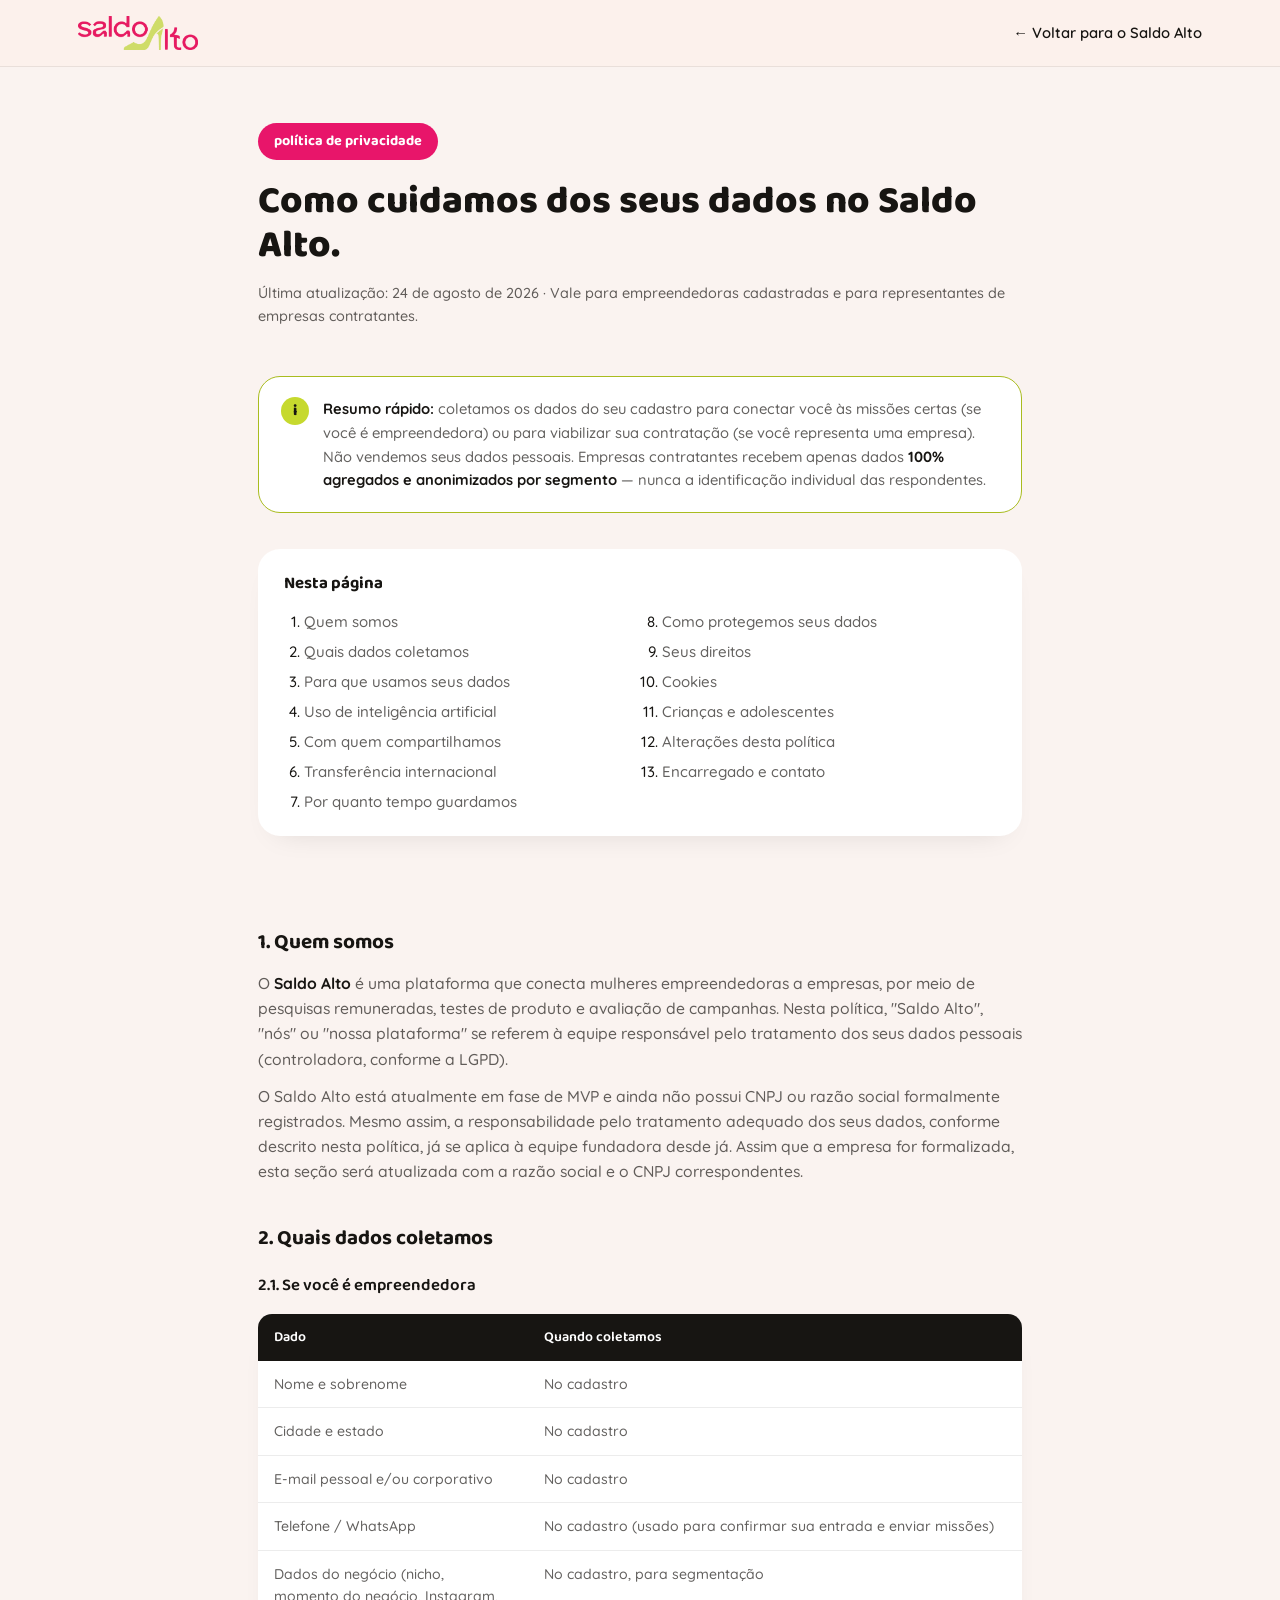
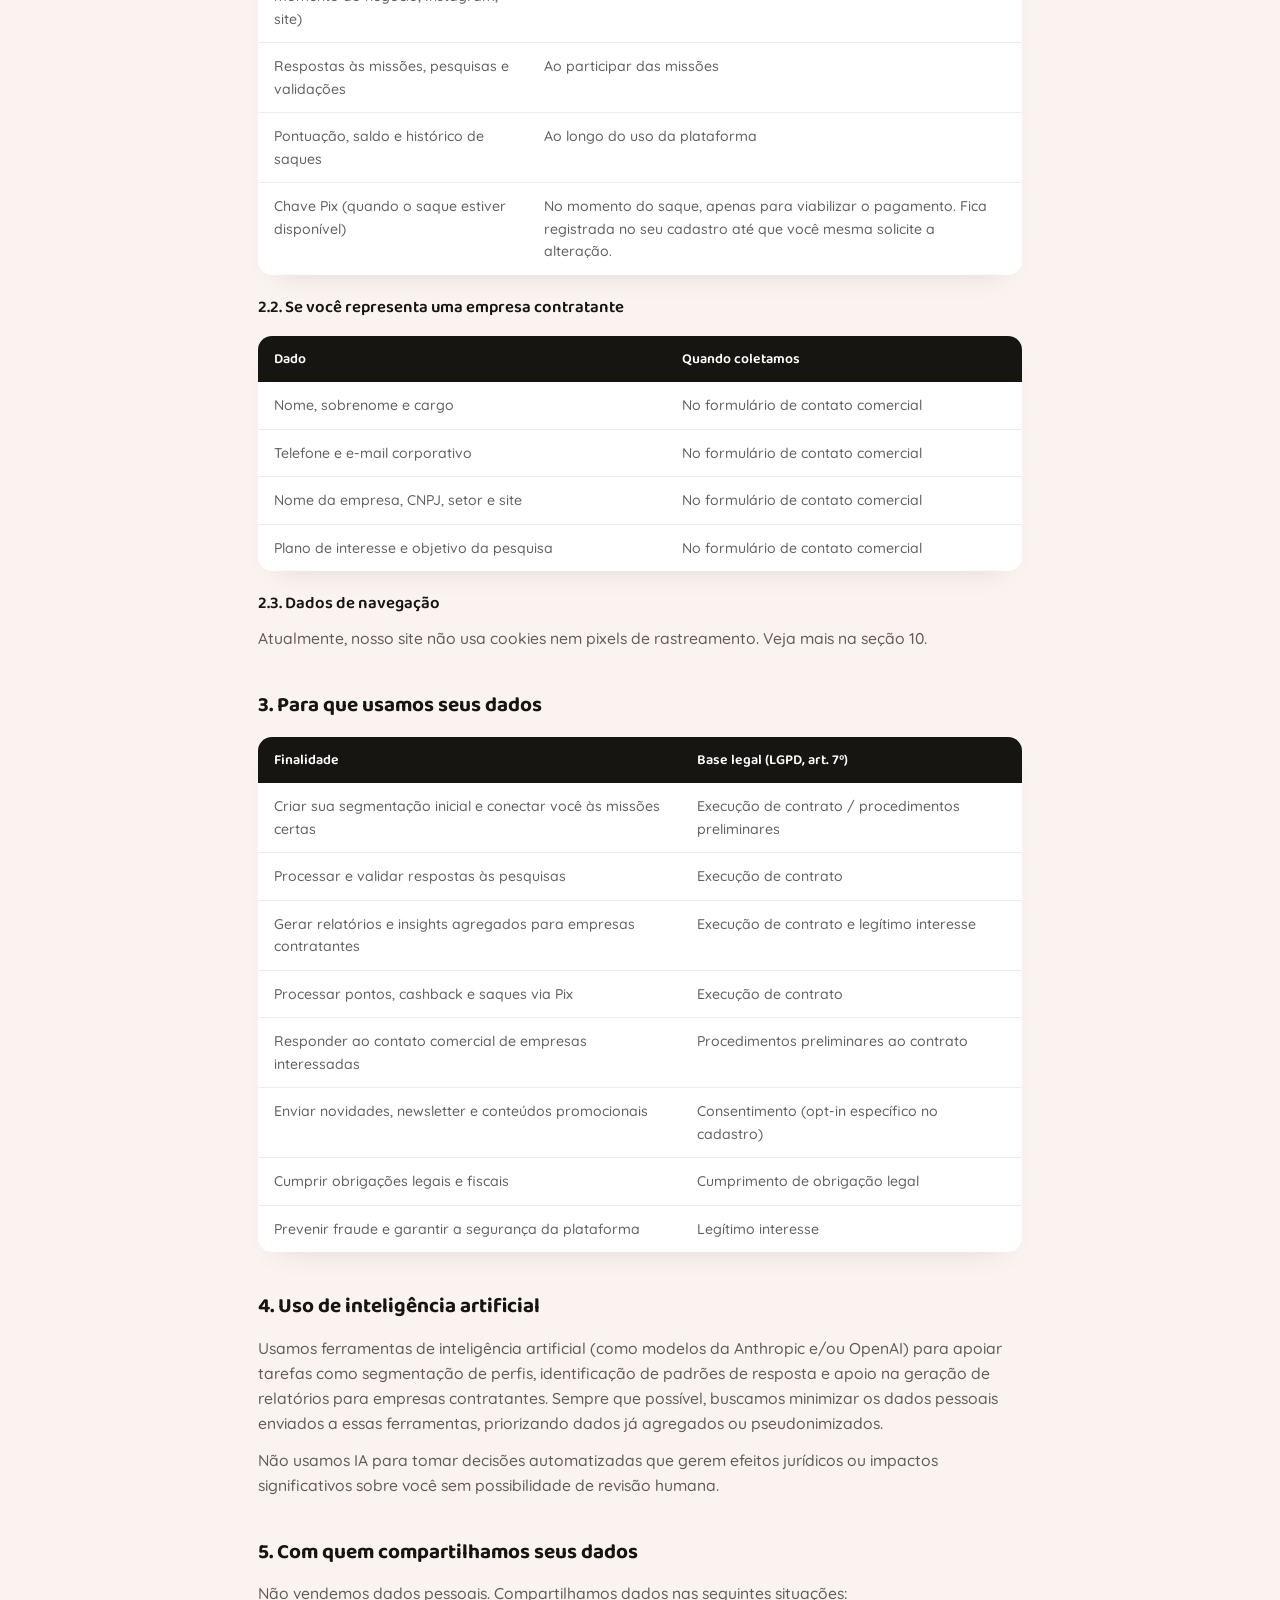
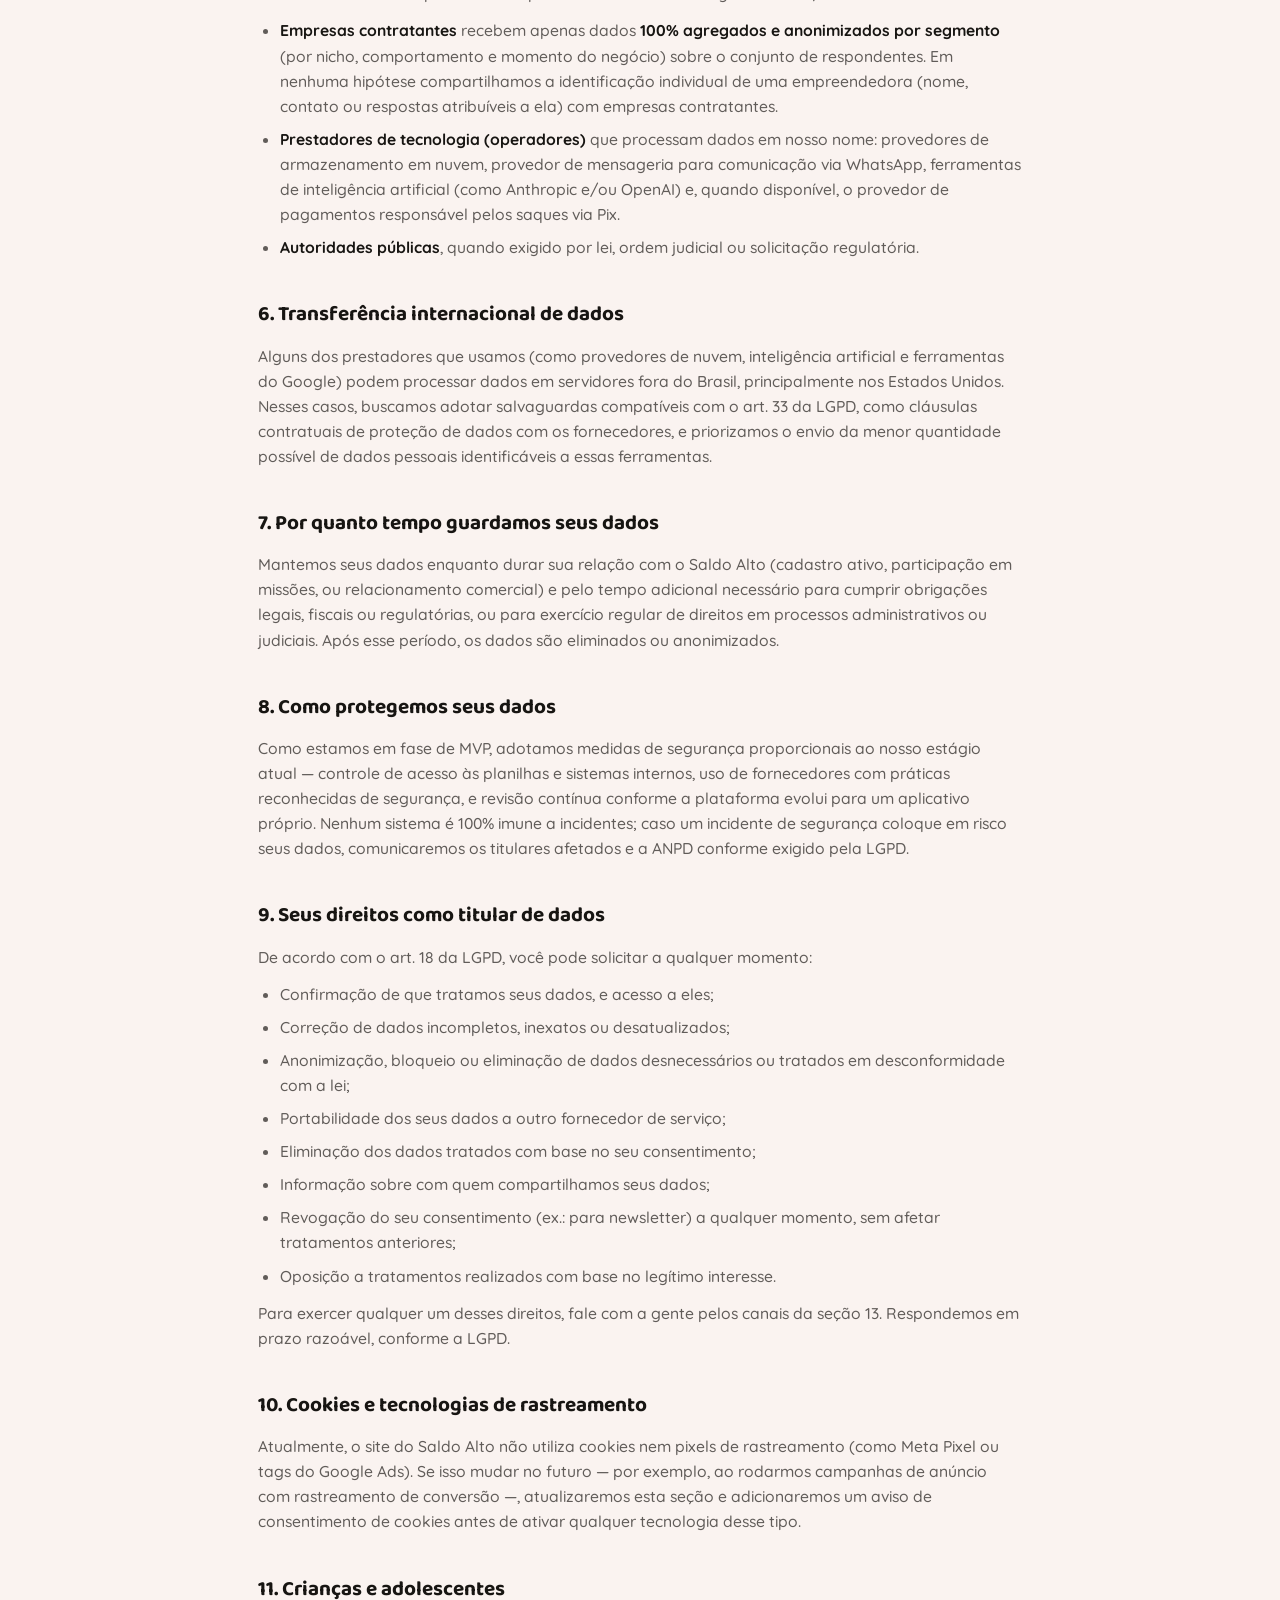
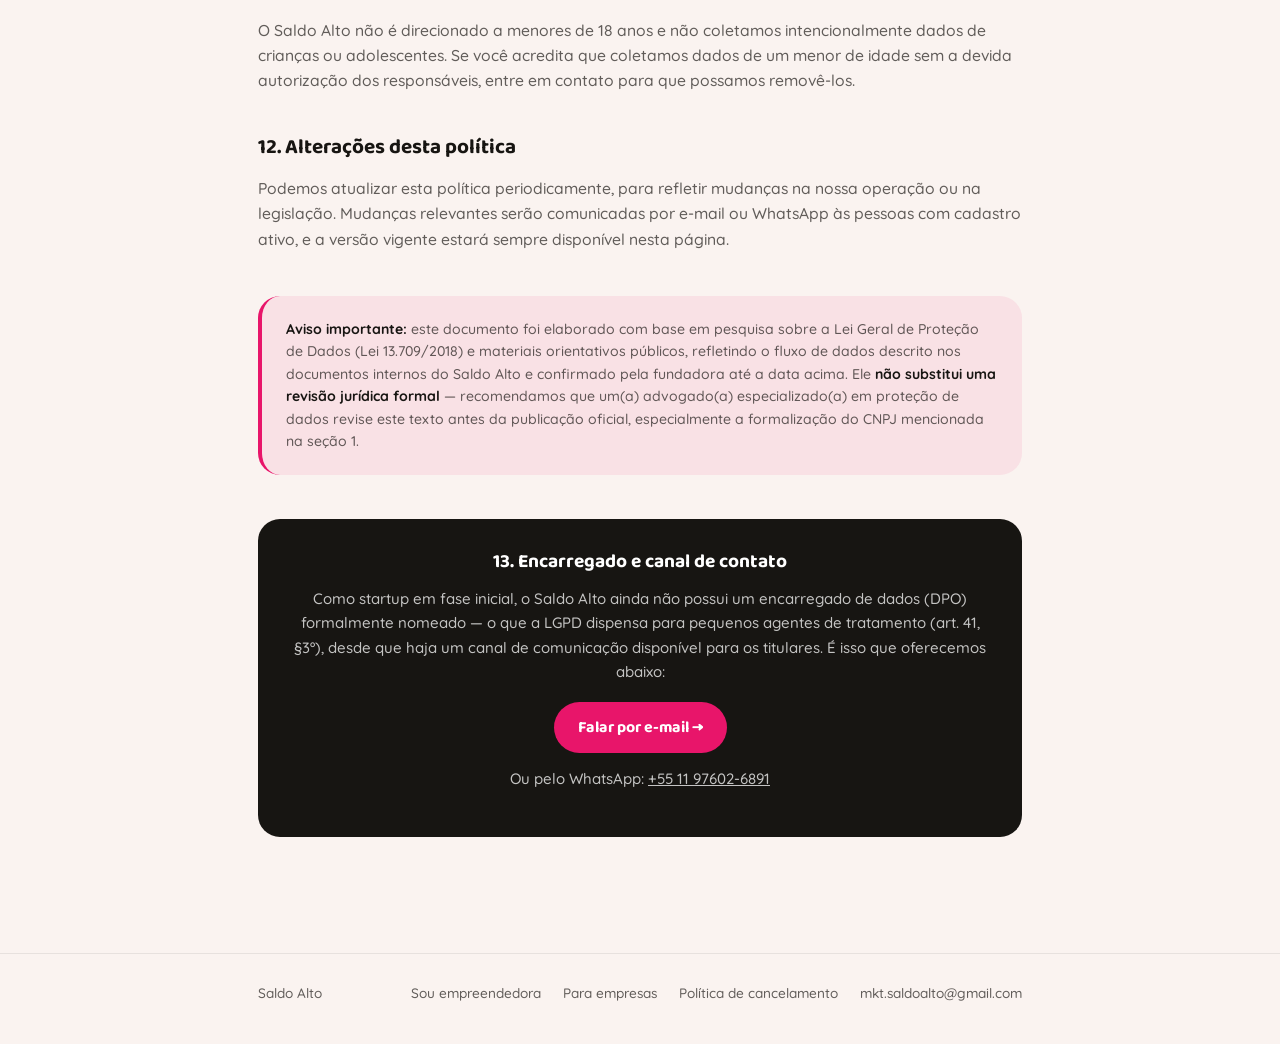
<file: politica-privacidade.html>
<!DOCTYPE html>
<html lang="pt-BR">
<head>
<meta charset="UTF-8">
<meta name="viewport" content="width=device-width, initial-scale=1.0">
<title>Política de Privacidade — Saldo Alto</title>
<meta name="description" content="Como o Saldo Alto coleta, usa e protege os dados de empreendedoras e empresas contratantes, em conformidade com a LGPD.">
<link rel="preconnect" href="https://fonts.googleapis.com">
<link rel="preconnect" href="https://fonts.gstatic.com" crossorigin>
<link href="https://fonts.googleapis.com/css2?family=Baloo+2:wght@500;600;700;800&family=Quicksand:wght@400;500;600;700&display=swap" rel="stylesheet">
<style>
  :root{
    --pink:#E8156A;
    --pink-dark:#C4104F;
    --pink-soft: rgba(232,21,106,0.08);
    --lime:#C6D92E;
    --lime-dark:#A9BC1F;
    --cream:#FAF3F0;
    --cream-card:#FFFFFF;
    --ink:#171512;
    --ink-soft: rgba(23,21,18,0.68);
    --display:'Baloo 2', sans-serif;
    --body:'Quicksand', sans-serif;
    --radius:22px;
  }
  *{box-sizing:border-box; margin:0; padding:0;}
  html{scroll-behavior:smooth;}
  body{background:var(--cream); color:var(--ink); font-family:var(--body); font-weight:500; line-height:1.6; -webkit-font-smoothing:antialiased;}
  img{display:block; max-width:100%;}
  a{color:inherit;}
  .wrap{max-width:820px; margin:0 auto; padding:0 28px;}

  .nav{position:sticky; top:0; z-index:50; background:rgba(252,241,236,0.9); backdrop-filter:blur(8px); border-bottom:1px solid rgba(23,21,18,0.08);}
  .nav .wrap{max-width:1180px; display:flex; align-items:center; justify-content:space-between; padding:16px 28px;}
  .logo{display:flex; align-items:baseline; text-decoration:none;}
  .logo-img{height:34px; width:auto; display:block;}
  .nav-back{color:var(--ink); text-decoration:none; font-weight:600; font-size:0.92rem; display:inline-flex; align-items:center; gap:6px;}
  .nav-back:hover{color:var(--pink);}

  .doc-header{padding:56px 0 20px;}
  .doc-eyebrow{display:inline-flex; align-items:center; font-family:var(--display); font-weight:700; font-size:0.9rem; color:#fff; background:var(--pink); border-radius:100px; padding:7px 16px; margin-bottom:20px;}
  .doc-title{font-family:var(--display); font-weight:800; font-size:clamp(1.7rem,3.6vw,2.4rem); line-height:1.15; color:var(--ink); margin-bottom:14px;}
  .doc-meta{font-size:0.9rem; color:var(--ink-soft);}

  .notice-box{background:#fff; border:1.5px solid var(--lime-dark); border-radius:var(--radius); padding:20px 22px; margin:28px 0 8px; display:flex; gap:14px;}
  .notice-box .ico{font-family:var(--display); font-weight:800; color:var(--ink); background:var(--lime); border-radius:50%; width:28px; height:28px; min-width:28px; display:flex; align-items:center; justify-content:center; font-size:0.95rem;}
  .notice-box p{font-size:0.92rem; color:var(--ink-soft);}
  .notice-box strong{color:var(--ink);}

  main{padding:16px 0 60px;}
  .toc{background:#fff; border-radius:var(--radius); padding:22px 26px; margin:36px 0; box-shadow:0 14px 30px -20px rgba(23,21,18,0.15);}
  .toc h2{font-family:var(--display); font-size:1.05rem; margin-bottom:12px;}
  .toc ol{padding-left:20px; font-size:0.94rem; columns:2; column-gap:24px;}
  .toc li{margin-bottom:6px; break-inside:avoid;}
  .toc a{text-decoration:none; color:var(--ink-soft);}
  .toc a:hover{color:var(--pink);}

  section.doc-section{margin:38px 0;}
  section.doc-section h2{font-family:var(--display); font-weight:700; font-size:1.3rem; color:var(--ink); margin-bottom:12px; scroll-margin-top:90px;}
  section.doc-section h3{font-family:var(--display); font-weight:600; font-size:1.05rem; color:var(--ink); margin:18px 0 8px;}
  section.doc-section p{font-size:0.98rem; color:var(--ink-soft); margin-bottom:12px;}
  section.doc-section ul, section.doc-section ol{padding-left:22px; margin-bottom:12px;}
  section.doc-section li{font-size:0.98rem; color:var(--ink-soft); margin-bottom:8px;}
  section.doc-section strong{color:var(--ink); font-weight:700;}

  .data-table{width:100%; border-collapse:collapse; margin:14px 0 20px; background:#fff; border-radius:14px; overflow:hidden; box-shadow:0 14px 30px -20px rgba(23,21,18,0.15);}
  .data-table th, .data-table td{padding:12px 16px; text-align:left; font-size:0.88rem; vertical-align:top;}
  .data-table th{background:var(--ink); color:#fff; font-family:var(--display); font-weight:600;}
  .data-table td{border-bottom:1px solid rgba(23,21,18,0.08); color:var(--ink-soft);}
  .data-table tr:last-child td{border-bottom:none;}

  .tag{display:inline-block; font-size:0.72rem; font-weight:700; padding:3px 10px; border-radius:100px; background:var(--pink-soft); color:var(--pink-dark); margin-bottom:6px;}
  .tag.confirm{background:rgba(198,217,46,0.25); color:#5c6b0f;}

  .disclaimer{background:var(--pink-soft); border-radius:var(--radius); padding:22px 24px; margin:44px 0; border-left:4px solid var(--pink);}
  .disclaimer p{font-size:0.88rem; color:var(--ink-soft);}
  .disclaimer strong{color:var(--ink);}

  .contact-box{background:var(--ink); color:#fff; border-radius:var(--radius); padding:28px 26px; margin:36px 0; text-align:center;}
  .contact-box h2{font-family:var(--display); font-size:1.2rem; margin-bottom:10px;}
  .contact-box p{color:rgba(255,255,255,0.75); font-size:0.94rem; margin-bottom:18px;}
  .contact-box a.btn{display:inline-flex; align-items:center; gap:8px; background:var(--pink); color:#fff; font-family:var(--display); font-weight:700; padding:13px 24px; border-radius:100px; text-decoration:none;}

  footer{padding:28px 0 40px; border-top:1px solid rgba(23,21,18,0.08); margin-top:20px;}
  footer .wrap{display:flex; flex-wrap:wrap; align-items:center; justify-content:space-between; gap:16px; font-size:0.85rem; color:var(--ink-soft);}
  footer a{text-decoration:none; color:var(--ink-soft);}
  footer a:hover{color:var(--pink);}
</style>
</head>
<body>

<nav class="nav">
  <div class="wrap">
    <a class="logo" href="index.html"><img src="logo-saldo-alto.png" alt="Saldo Alto" class="logo-img"></a>
    <a class="nav-back" href="index.html">← Voltar para o Saldo Alto</a>
  </div>
</nav>

<div class="wrap">
  <div class="doc-header">
    <span class="doc-eyebrow">política de privacidade</span>
    <h1 class="doc-title">Como cuidamos dos seus dados no Saldo Alto.</h1>
    <p class="doc-meta">Última atualização: 24 de agosto de 2026 · Vale para empreendedoras cadastradas e para representantes de empresas contratantes.</p>
  </div>

  <div class="notice-box">
    <span class="ico">i</span>
    <p><strong>Resumo rápido:</strong> coletamos os dados do seu cadastro para conectar você às missões certas (se você é empreendedora) ou para viabilizar sua contratação (se você representa uma empresa). Não vendemos seus dados pessoais. Empresas contratantes recebem apenas dados <strong>100% agregados e anonimizados por segmento</strong> — nunca a identificação individual das respondentes.</p>
  </div>

  <div class="toc">
    <h2>Nesta página</h2>
    <ol>
      <li><a href="#quem-somos">Quem somos</a></li>
      <li><a href="#dados-coletados">Quais dados coletamos</a></li>
      <li><a href="#finalidades">Para que usamos seus dados</a></li>
      <li><a href="#ia">Uso de inteligência artificial</a></li>
      <li><a href="#compartilhamento">Com quem compartilhamos</a></li>
      <li><a href="#internacional">Transferência internacional</a></li>
      <li><a href="#retencao">Por quanto tempo guardamos</a></li>
      <li><a href="#seguranca">Como protegemos seus dados</a></li>
      <li><a href="#direitos">Seus direitos</a></li>
      <li><a href="#cookies">Cookies</a></li>
      <li><a href="#menores">Crianças e adolescentes</a></li>
      <li><a href="#alteracoes">Alterações desta política</a></li>
      <li><a href="#contato">Encarregado e contato</a></li>
    </ol>
  </div>

  <main>
    <section class="doc-section" id="quem-somos">
      <h2>1. Quem somos</h2>
      <p>O <strong>Saldo Alto</strong> é uma plataforma que conecta mulheres empreendedoras a empresas, por meio de pesquisas remuneradas, testes de produto e avaliação de campanhas. Nesta política, "Saldo Alto", "nós" ou "nossa plataforma" se referem à equipe responsável pelo tratamento dos seus dados pessoais (controladora, conforme a LGPD).</p>
      <p>O Saldo Alto está atualmente em fase de MVP e ainda não possui CNPJ ou razão social formalmente registrados. Mesmo assim, a responsabilidade pelo tratamento adequado dos seus dados, conforme descrito nesta política, já se aplica à equipe fundadora desde já. Assim que a empresa for formalizada, esta seção será atualizada com a razão social e o CNPJ correspondentes.</p>
    </section>

    <section class="doc-section" id="dados-coletados">
      <h2>2. Quais dados coletamos</h2>

      <h3>2.1. Se você é empreendedora</h3>
      <table class="data-table">
        <thead><tr><th>Dado</th><th>Quando coletamos</th></tr></thead>
        <tbody>
          <tr><td>Nome e sobrenome</td><td>No cadastro</td></tr>
          <tr><td>Cidade e estado</td><td>No cadastro</td></tr>
          <tr><td>E-mail pessoal e/ou corporativo</td><td>No cadastro</td></tr>
          <tr><td>Telefone / WhatsApp</td><td>No cadastro (usado para confirmar sua entrada e enviar missões)</td></tr>
          <tr><td>Dados do negócio (nicho, momento do negócio, Instagram, site)</td><td>No cadastro, para segmentação</td></tr>
          <tr><td>Respostas às missões, pesquisas e validações</td><td>Ao participar das missões</td></tr>
          <tr><td>Pontuação, saldo e histórico de saques</td><td>Ao longo do uso da plataforma</td></tr>
          <tr><td>Chave Pix (quando o saque estiver disponível)</td><td>No momento do saque, apenas para viabilizar o pagamento. Fica registrada no seu cadastro até que você mesma solicite a alteração.</td></tr>
        </tbody>
      </table>

      <h3>2.2. Se você representa uma empresa contratante</h3>
      <table class="data-table">
        <thead><tr><th>Dado</th><th>Quando coletamos</th></tr></thead>
        <tbody>
          <tr><td>Nome, sobrenome e cargo</td><td>No formulário de contato comercial</td></tr>
          <tr><td>Telefone e e-mail corporativo</td><td>No formulário de contato comercial</td></tr>
          <tr><td>Nome da empresa, CNPJ, setor e site</td><td>No formulário de contato comercial</td></tr>
          <tr><td>Plano de interesse e objetivo da pesquisa</td><td>No formulário de contato comercial</td></tr>
        </tbody>
      </table>

      <h3>2.3. Dados de navegação</h3>
      <p>Atualmente, nosso site não usa cookies nem pixels de rastreamento. Veja mais na seção 10.</p>
    </section>

    <section class="doc-section" id="finalidades">
      <h2>3. Para que usamos seus dados</h2>
      <table class="data-table">
        <thead><tr><th>Finalidade</th><th>Base legal (LGPD, art. 7º)</th></tr></thead>
        <tbody>
          <tr><td>Criar sua segmentação inicial e conectar você às missões certas</td><td>Execução de contrato / procedimentos preliminares</td></tr>
          <tr><td>Processar e validar respostas às pesquisas</td><td>Execução de contrato</td></tr>
          <tr><td>Gerar relatórios e insights agregados para empresas contratantes</td><td>Execução de contrato e legítimo interesse</td></tr>
          <tr><td>Processar pontos, cashback e saques via Pix</td><td>Execução de contrato</td></tr>
          <tr><td>Responder ao contato comercial de empresas interessadas</td><td>Procedimentos preliminares ao contrato</td></tr>
          <tr><td>Enviar novidades, newsletter e conteúdos promocionais</td><td>Consentimento (opt-in específico no cadastro)</td></tr>
          <tr><td>Cumprir obrigações legais e fiscais</td><td>Cumprimento de obrigação legal</td></tr>
          <tr><td>Prevenir fraude e garantir a segurança da plataforma</td><td>Legítimo interesse</td></tr>
        </tbody>
      </table>
    </section>

    <section class="doc-section" id="ia">
      <h2>4. Uso de inteligência artificial</h2>
      <p>Usamos ferramentas de inteligência artificial (como modelos da Anthropic e/ou OpenAI) para apoiar tarefas como segmentação de perfis, identificação de padrões de resposta e apoio na geração de relatórios para empresas contratantes. Sempre que possível, buscamos minimizar os dados pessoais enviados a essas ferramentas, priorizando dados já agregados ou pseudonimizados.</p>
      <p>Não usamos IA para tomar decisões automatizadas que gerem efeitos jurídicos ou impactos significativos sobre você sem possibilidade de revisão humana.</p>
    </section>

    <section class="doc-section" id="compartilhamento">
      <h2>5. Com quem compartilhamos seus dados</h2>
      <p>Não vendemos dados pessoais. Compartilhamos dados nas seguintes situações:</p>
      <ul>
        <li><strong>Empresas contratantes</strong> recebem apenas dados <strong>100% agregados e anonimizados por segmento</strong> (por nicho, comportamento e momento do negócio) sobre o conjunto de respondentes. Em nenhuma hipótese compartilhamos a identificação individual de uma empreendedora (nome, contato ou respostas atribuíveis a ela) com empresas contratantes.</li>
        <li><strong>Prestadores de tecnologia (operadores)</strong> que processam dados em nosso nome: provedores de armazenamento em nuvem, provedor de mensageria para comunicação via WhatsApp, ferramentas de inteligência artificial (como Anthropic e/ou OpenAI) e, quando disponível, o provedor de pagamentos responsável pelos saques via Pix.</li>
        <li><strong>Autoridades públicas</strong>, quando exigido por lei, ordem judicial ou solicitação regulatória.</li>
      </ul>
    </section>

    <section class="doc-section" id="internacional">
      <h2>6. Transferência internacional de dados</h2>
      <p>Alguns dos prestadores que usamos (como provedores de nuvem, inteligência artificial e ferramentas do Google) podem processar dados em servidores fora do Brasil, principalmente nos Estados Unidos. Nesses casos, buscamos adotar salvaguardas compatíveis com o art. 33 da LGPD, como cláusulas contratuais de proteção de dados com os fornecedores, e priorizamos o envio da menor quantidade possível de dados pessoais identificáveis a essas ferramentas.</p>
    </section>

    <section class="doc-section" id="retencao">
      <h2>7. Por quanto tempo guardamos seus dados</h2>
      <p>Mantemos seus dados enquanto durar sua relação com o Saldo Alto (cadastro ativo, participação em missões, ou relacionamento comercial) e pelo tempo adicional necessário para cumprir obrigações legais, fiscais ou regulatórias, ou para exercício regular de direitos em processos administrativos ou judiciais. Após esse período, os dados são eliminados ou anonimizados.</p>
    </section>

    <section class="doc-section" id="seguranca">
      <h2>8. Como protegemos seus dados</h2>
      <p>Como estamos em fase de MVP, adotamos medidas de segurança proporcionais ao nosso estágio atual — controle de acesso às planilhas e sistemas internos, uso de fornecedores com práticas reconhecidas de segurança, e revisão contínua conforme a plataforma evolui para um aplicativo próprio. Nenhum sistema é 100% imune a incidentes; caso um incidente de segurança coloque em risco seus dados, comunicaremos os titulares afetados e a ANPD conforme exigido pela LGPD.</p>
    </section>

    <section class="doc-section" id="direitos">
      <h2>9. Seus direitos como titular de dados</h2>
      <p>De acordo com o art. 18 da LGPD, você pode solicitar a qualquer momento:</p>
      <ul>
        <li>Confirmação de que tratamos seus dados, e acesso a eles;</li>
        <li>Correção de dados incompletos, inexatos ou desatualizados;</li>
        <li>Anonimização, bloqueio ou eliminação de dados desnecessários ou tratados em desconformidade com a lei;</li>
        <li>Portabilidade dos seus dados a outro fornecedor de serviço;</li>
        <li>Eliminação dos dados tratados com base no seu consentimento;</li>
        <li>Informação sobre com quem compartilhamos seus dados;</li>
        <li>Revogação do seu consentimento (ex.: para newsletter) a qualquer momento, sem afetar tratamentos anteriores;</li>
        <li>Oposição a tratamentos realizados com base no legítimo interesse.</li>
      </ul>
      <p>Para exercer qualquer um desses direitos, fale com a gente pelos canais da seção 13. Respondemos em prazo razoável, conforme a LGPD.</p>
    </section>

    <section class="doc-section" id="cookies">
      <h2>10. Cookies e tecnologias de rastreamento</h2>
      <p>Atualmente, o site do Saldo Alto não utiliza cookies nem pixels de rastreamento (como Meta Pixel ou tags do Google Ads). Se isso mudar no futuro — por exemplo, ao rodarmos campanhas de anúncio com rastreamento de conversão —, atualizaremos esta seção e adicionaremos um aviso de consentimento de cookies antes de ativar qualquer tecnologia desse tipo.</p>
    </section>

    <section class="doc-section" id="menores">
      <h2>11. Crianças e adolescentes</h2>
      <p>O Saldo Alto não é direcionado a menores de 18 anos e não coletamos intencionalmente dados de crianças ou adolescentes. Se você acredita que coletamos dados de um menor de idade sem a devida autorização dos responsáveis, entre em contato para que possamos removê-los.</p>
    </section>

    <section class="doc-section" id="alteracoes">
      <h2>12. Alterações desta política</h2>
      <p>Podemos atualizar esta política periodicamente, para refletir mudanças na nossa operação ou na legislação. Mudanças relevantes serão comunicadas por e-mail ou WhatsApp às pessoas com cadastro ativo, e a versão vigente estará sempre disponível nesta página.</p>
    </section>

    <div class="disclaimer">
      <p><strong>Aviso importante:</strong> este documento foi elaborado com base em pesquisa sobre a Lei Geral de Proteção de Dados (Lei 13.709/2018) e materiais orientativos públicos, refletindo o fluxo de dados descrito nos documentos internos do Saldo Alto e confirmado pela fundadora até a data acima. Ele <strong>não substitui uma revisão jurídica formal</strong> — recomendamos que um(a) advogado(a) especializado(a) em proteção de dados revise este texto antes da publicação oficial, especialmente a formalização do CNPJ mencionada na seção 1.</p>
    </div>

    <div class="contact-box" id="contato">
      <h2>13. Encarregado e canal de contato</h2>
      <p>Como startup em fase inicial, o Saldo Alto ainda não possui um encarregado de dados (DPO) formalmente nomeado — o que a LGPD dispensa para pequenos agentes de tratamento (art. 41, §3º), desde que haja um canal de comunicação disponível para os titulares. É isso que oferecemos abaixo:</p>
      <a class="btn" href="mailto:mkt.saldoalto@gmail.com">Falar por e-mail →</a>
      <p style="margin-top:14px;">Ou pelo WhatsApp: <a href="https://wa.me/5511976026891" target="_blank" rel="noopener" style="text-decoration:underline;">+55 11 97602-6891</a></p>
    </div>
  </main>
</div>

<footer>
  <div class="wrap">
    <div>Saldo Alto</div>
    <div style="display:flex; gap:22px;">
      <a href="index.html">Sou empreendedora</a>
      <a href="saldo-alto-empresas.html">Para empresas</a>
      <a href="politica-cancelamento.html">Política de cancelamento</a>
      <a href="mailto:mkt.saldoalto@gmail.com">mkt.saldoalto@gmail.com</a>
    </div>
  </div>
</footer>

</body>
</html>
</file>
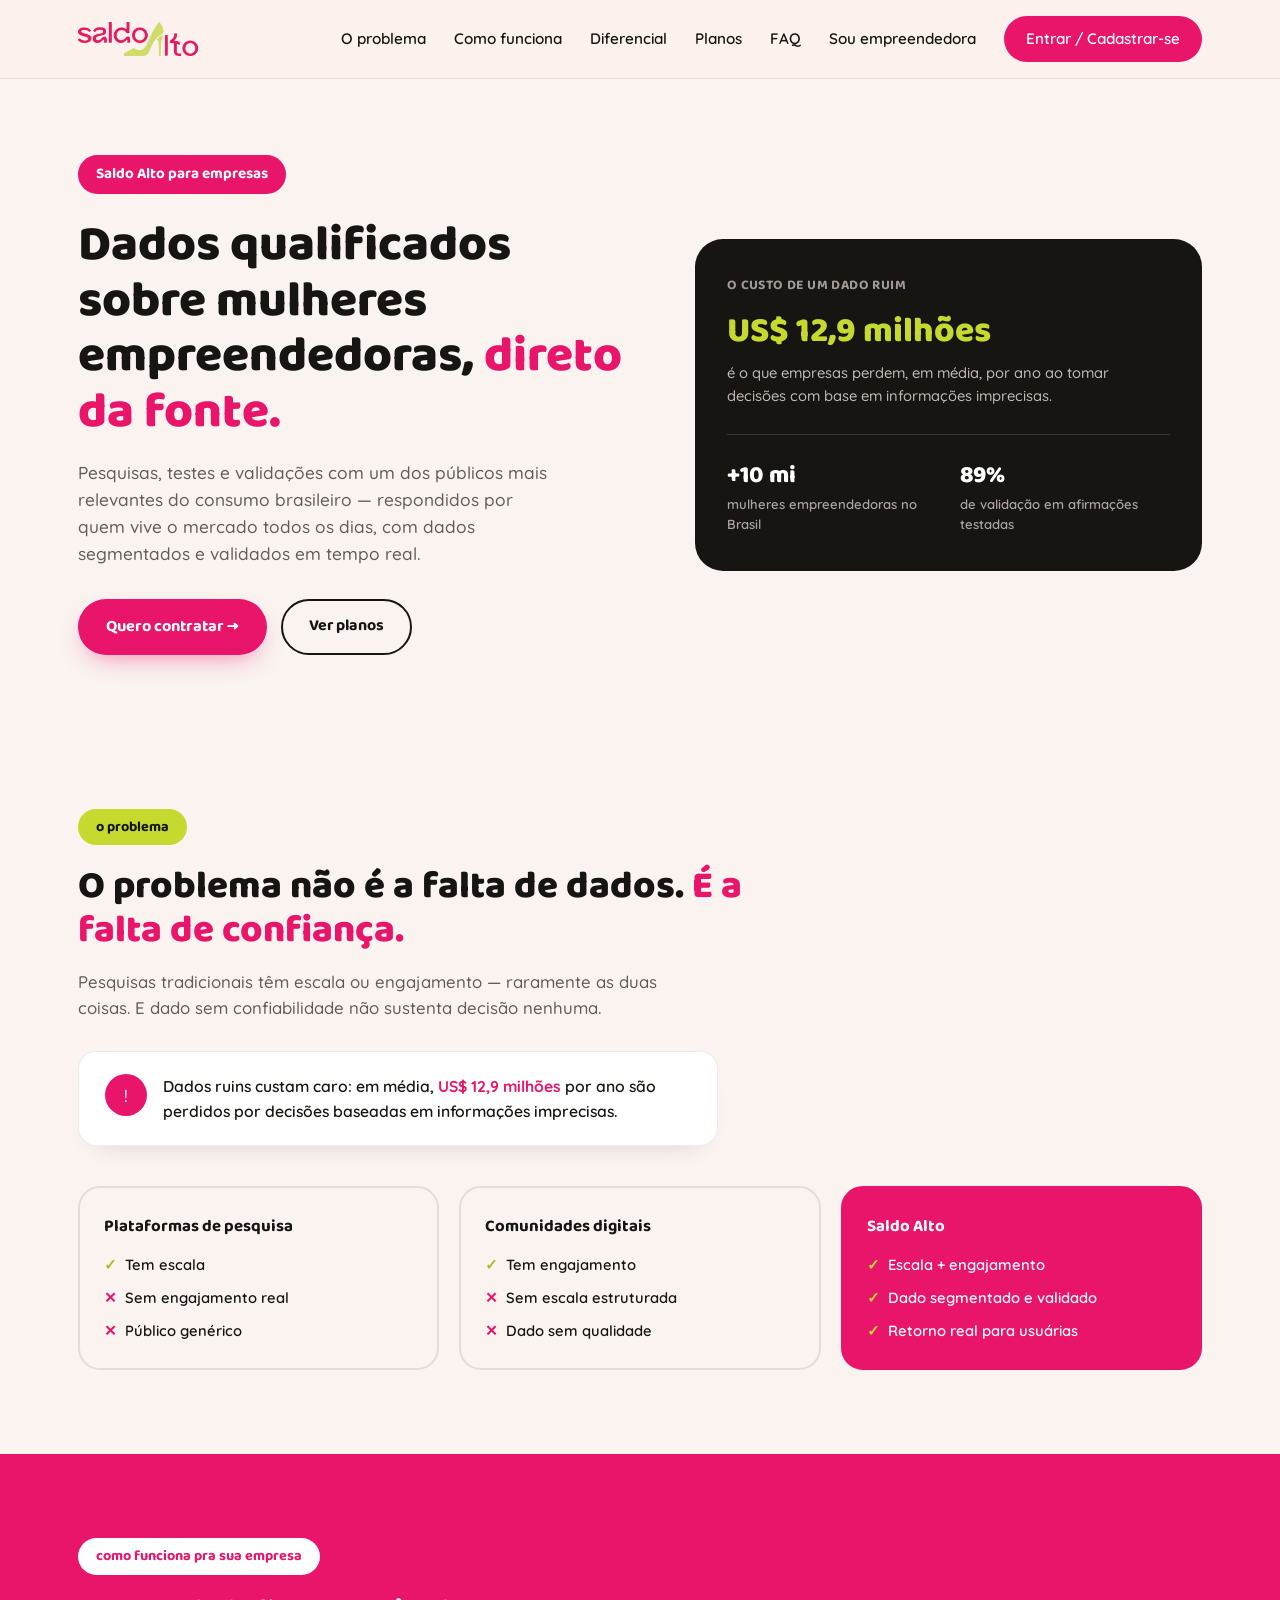
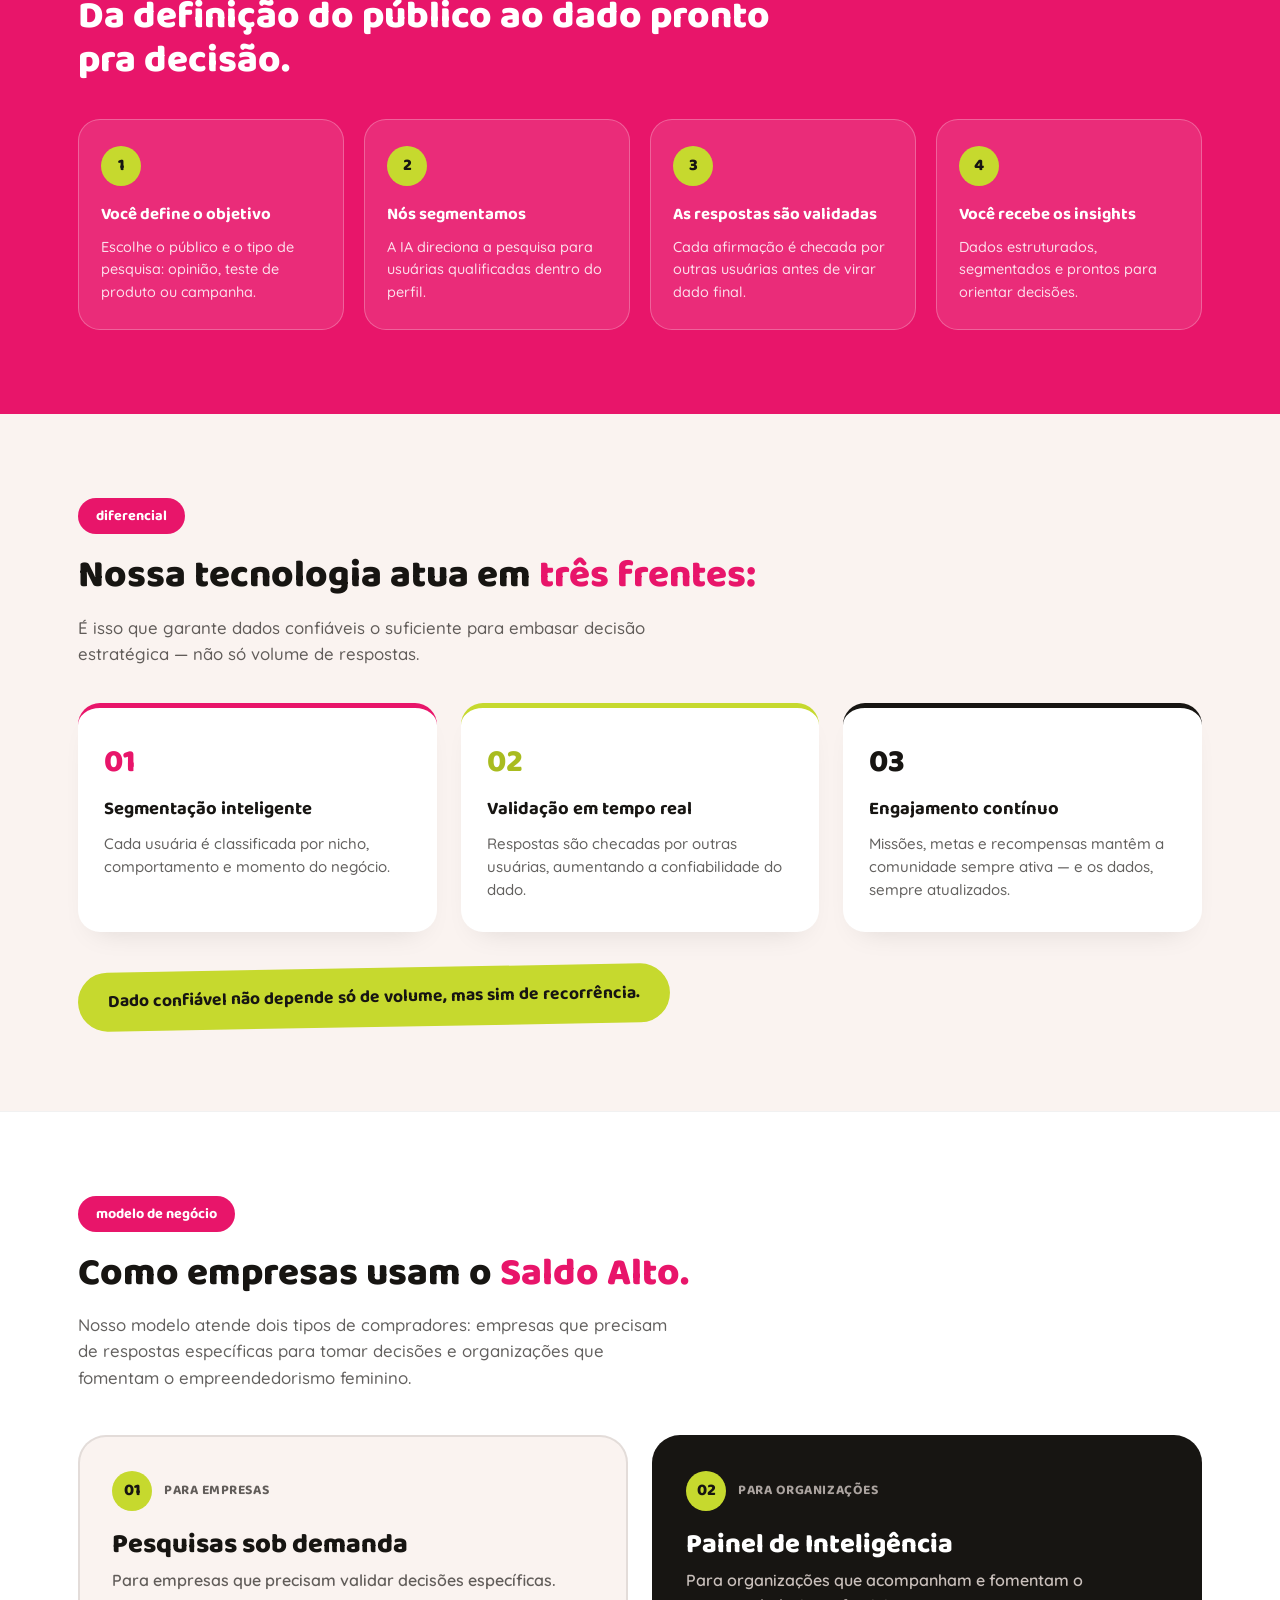
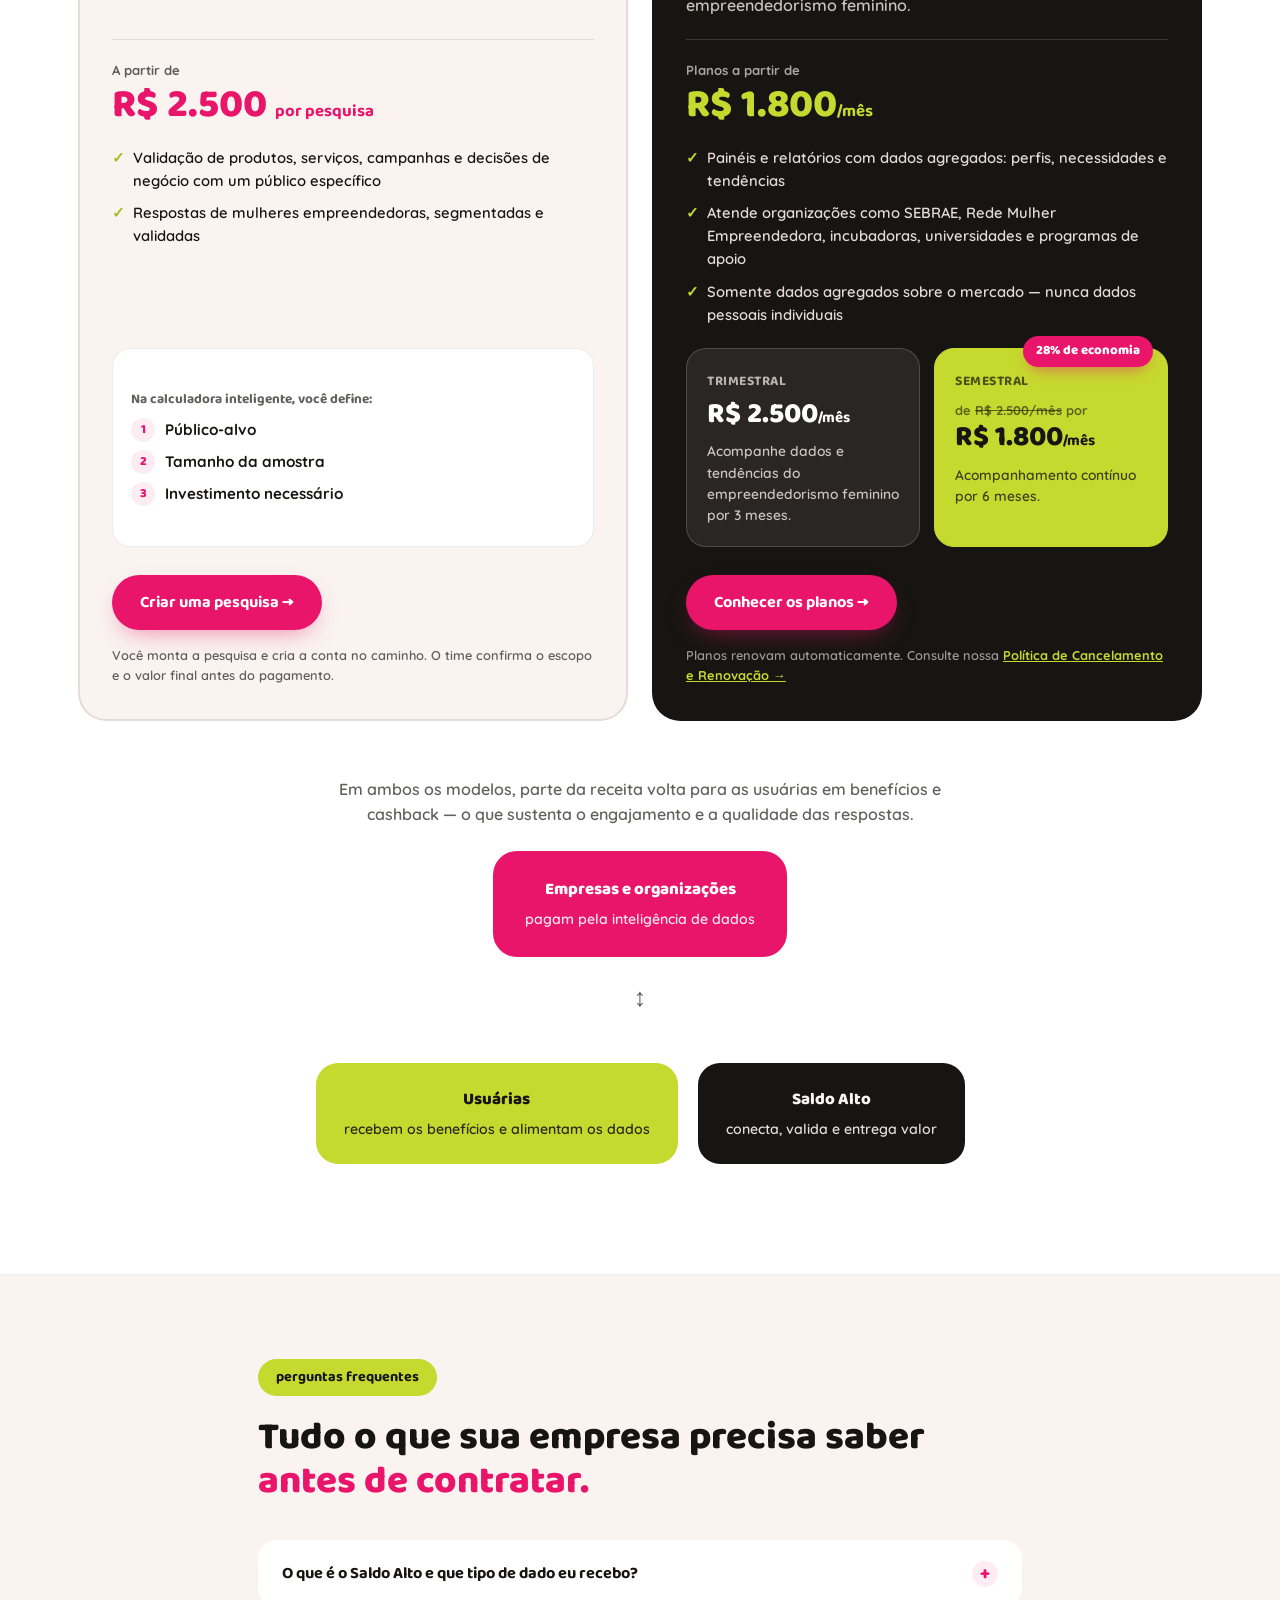
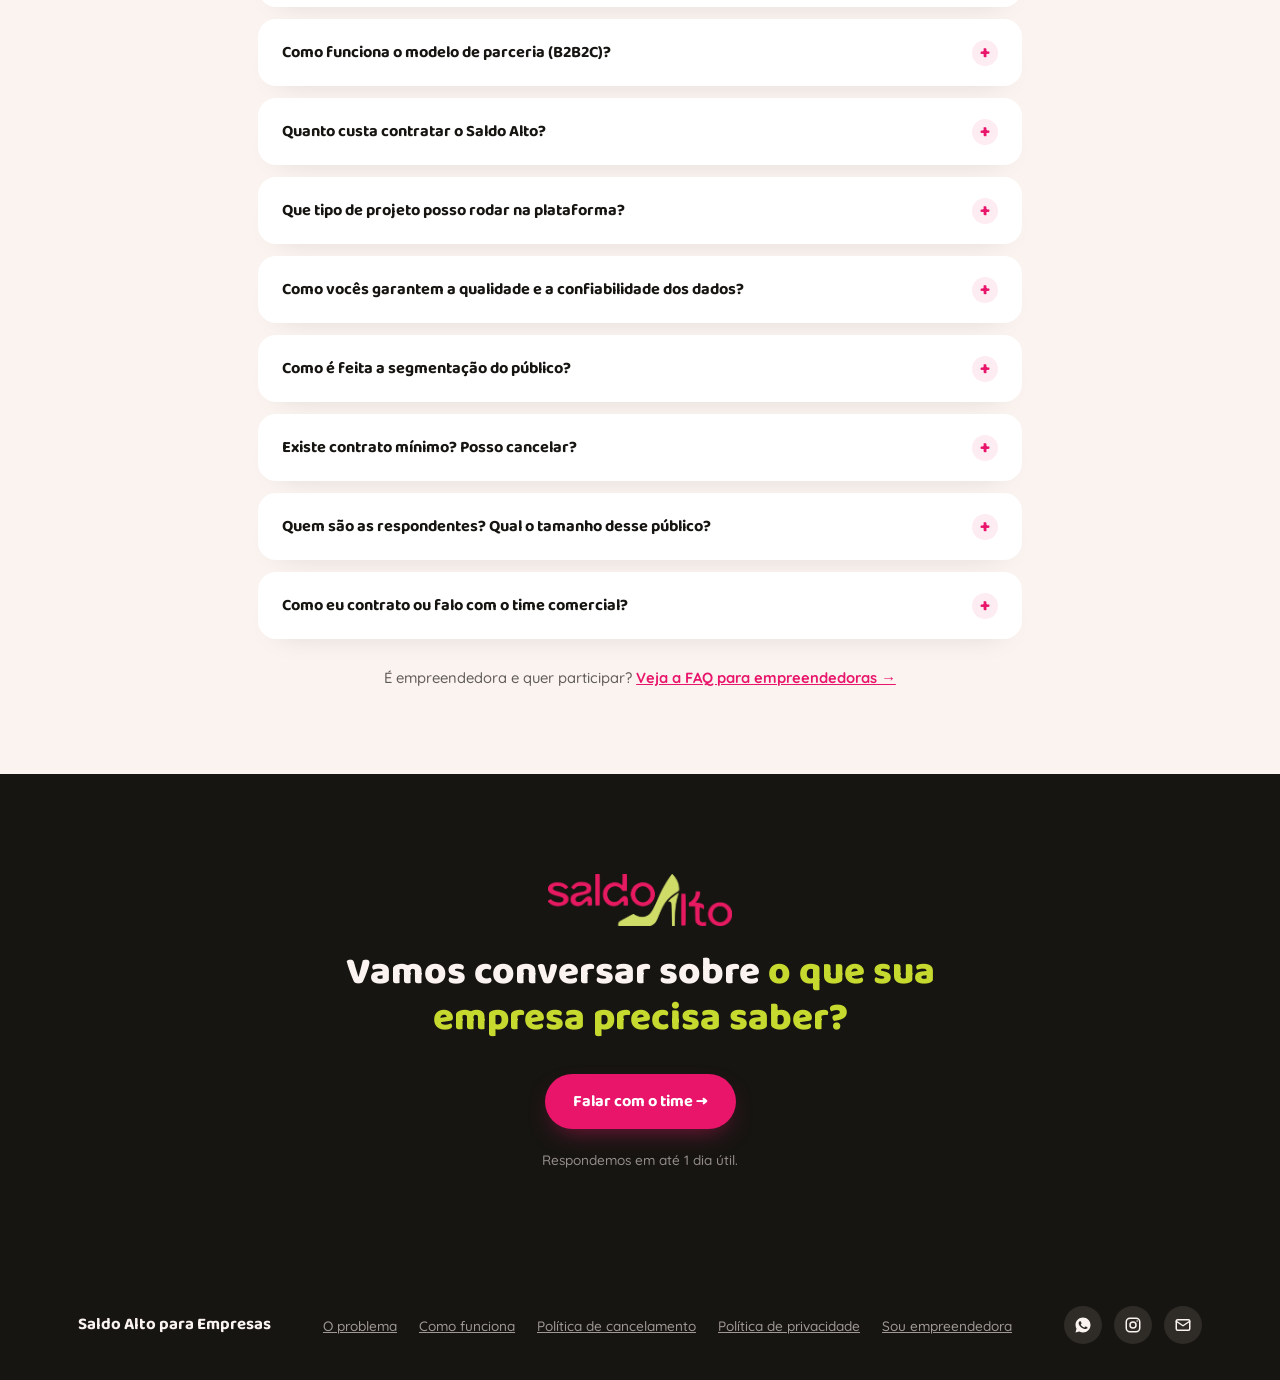
<file: saldo-alto-empresas.html>
<!DOCTYPE html>
<html lang="pt-BR">
<head>
<meta charset="UTF-8">
<meta name="viewport" content="width=device-width, initial-scale=1.0">
<title>Saldo Alto para Empresas — Inteligência de mercado com origem</title>
<link rel="preconnect" href="https://fonts.googleapis.com">
<link rel="preconnect" href="https://fonts.gstatic.com" crossorigin>
<link href="https://fonts.googleapis.com/css2?family=Baloo+2:wght@500;600;700;800&family=Quicksand:wght@400;500;600;700&display=swap" rel="stylesheet">
<style>
  :root{
    --pink:#E8156A;
    --pink-dark:#C4104F;
    --pink-soft: rgba(232,21,106,0.08);
    --lime:#C6D92E;
    --lime-dark:#A9BC1F;
    --cream:#FAF3F0;
    --cream-card:#FFFFFF;
    --ink:#171512;
    --ink-soft: rgba(23,21,18,0.68);
    --display:'Baloo 2', sans-serif;
    --body:'Quicksand', sans-serif;
    --radius:22px;
  }
  *{box-sizing:border-box; margin:0; padding:0;}
  html{scroll-behavior:smooth;}
  body{background:var(--cream); color:var(--ink); font-family:var(--body); font-weight:500; line-height:1.55; -webkit-font-smoothing:antialiased;}
  img,svg{display:block; max-width:100%;}
  a{color:inherit;}
  @media (prefers-reduced-motion: reduce){ *{animation-duration:0.001ms !important; animation-iteration-count:1 !important; transition-duration:0.001ms !important;} }
  .wrap{max-width:1180px; margin:0 auto; padding:0 28px;}

  /* NAV */
  .nav{position:sticky; top:0; z-index:50; background:rgba(252,241,236,0.9); backdrop-filter:blur(8px); border-bottom:1px solid rgba(23,21,18,0.08);}
  .nav .wrap{display:flex; align-items:center; justify-content:space-between; padding:16px 28px;}
  .logo{display:flex; align-items:baseline; font-family:var(--display); font-weight:800; font-size:1.5rem; text-decoration:none;}
  .logo-img{height:34px; width:auto; display:block;}
  .cta-final .logo-img{height:52px;}
  .nav-links{display:flex; align-items:center; gap:28px;}
  .nav-links a{color:var(--ink); text-decoration:none; font-weight:600; font-size:0.95rem; transition:color .2s;}
  .nav-links a:hover{color:var(--pink);}
  .nav-cta{background:var(--pink); color:#fff !important; font-weight:700; padding:11px 22px; border-radius:100px; text-decoration:none; font-size:0.92rem; transition:transform .15s, background .2s;}
  .nav-cta:hover{background:var(--pink-dark); transform:translateY(-1px);}
  .nav-toggle{display:none; background:none; border:none; font-size:1.6rem; cursor:pointer; color:var(--ink);}
  @media (max-width:860px){
    .nav-links{position:absolute; top:100%; left:0; right:0; background:var(--cream); flex-direction:column; align-items:flex-start; padding:18px 28px 26px; gap:16px; border-bottom:1px solid rgba(23,21,18,0.08); display:none;}
    .nav-links.open{display:flex;}
    .nav-toggle{display:block;}
  }

  /* HERO */
  .hero{padding:76px 0 70px;}
  .hero .wrap{display:grid; grid-template-columns:1.05fr 0.95fr; gap:56px; align-items:center;}
  @media (max-width:900px){ .hero .wrap{grid-template-columns:1fr;} }
  .eyebrow{display:inline-flex; align-items:center; font-family:var(--display); font-weight:700; font-size:0.95rem; color:#fff; background:var(--pink); border-radius:100px; padding:8px 18px; margin-bottom:24px;}
  .hero-title{font-family:var(--display); font-weight:800; font-size:clamp(2.1rem,4.2vw,3.1rem); line-height:1.12; color:var(--ink);}
  .hero-title .accent{color:var(--pink);}
  .hero-sub{font-size:1.08rem; color:var(--ink-soft); max-width:480px; margin-top:20px; font-weight:500;}
  .hero-ctas{display:flex; flex-wrap:wrap; gap:14px; margin-top:32px;}
  .btn-primary{background:var(--pink); color:#fff; font-family:var(--display); font-weight:700; font-size:1.02rem; padding:15px 28px; border-radius:100px; text-decoration:none; display:inline-flex; align-items:center; gap:8px; transition:transform .15s, background .2s; box-shadow:0 10px 24px -10px rgba(232,21,106,0.55);}
  .btn-primary:hover{background:var(--pink-dark); transform:translateY(-2px);}
  .btn-ghost{border:2px solid var(--ink); color:var(--ink); font-family:var(--display); font-weight:700; font-size:1rem; padding:13px 26px; border-radius:100px; text-decoration:none; transition:background .2s, color .2s;}
  .btn-ghost:hover{background:var(--ink); color:var(--cream);}

  .hero-panel{background:var(--ink); border-radius:28px; padding:36px 32px; color:var(--cream);}
  .hero-panel .cost{font-family:var(--display); font-weight:700; font-size:0.85rem; color:rgba(252,241,236,0.6); text-transform:uppercase; letter-spacing:0.03em;}
  .hero-panel .cost-num{font-family:var(--display); font-weight:800; font-size:2.2rem; color:var(--lime); margin:8px 0 4px;}
  .hero-panel p.cost-desc{font-size:0.92rem; color:rgba(252,241,236,0.75); margin-bottom:26px;}
  .hero-panel .divider{height:1px; background:rgba(252,241,236,0.15); margin:22px 0;}
  .hero-stat-row{display:flex; gap:24px; flex-wrap:wrap;}
  .hero-stat{flex:1; min-width:130px;}
  .hero-stat .n{font-family:var(--display); font-weight:800; font-size:1.5rem; color:#fff;}
  .hero-stat .l{font-size:0.82rem; color:rgba(252,241,236,0.65); font-weight:600;}

  section{padding:84px 0;}
  .sec-eyebrow{display:inline-block; font-family:var(--display); font-weight:700; font-size:0.9rem; border-radius:100px; padding:7px 18px; margin-bottom:20px;}
  .sec-eyebrow.pink{background:var(--pink); color:#fff;}
  .sec-eyebrow.lime{background:var(--lime); color:var(--ink);}
  .sec-title{font-family:var(--display); font-weight:800; font-size:clamp(1.8rem,3.2vw,2.4rem); line-height:1.15; color:var(--ink); max-width:700px;}
  .sec-title .accent{color:var(--pink);}
  .sec-desc{margin-top:16px; font-size:1.05rem; color:var(--ink-soft); max-width:600px; font-weight:500;}

  /* problema / concorrência */
  .callout-box{display:flex; align-items:flex-start; gap:16px; background:var(--cream-card); border:1px solid rgba(23,21,18,0.08); border-radius:18px; padding:22px 26px; margin-top:30px; max-width:640px; box-shadow:0 14px 28px -20px rgba(23,21,18,0.2);}
  .callout-box .ico{width:42px; height:42px; border-radius:50%; background:var(--pink); color:#fff; flex-shrink:0; display:flex; align-items:center; justify-content:center; font-size:1.1rem;}
  .callout-box p{font-size:0.98rem; font-weight:600; color:var(--ink);}
  .callout-box .hl{color:var(--pink); font-weight:800;}

  .compare{display:grid; grid-template-columns:repeat(3,1fr); gap:20px; margin-top:40px;}
  @media (max-width:860px){ .compare{grid-template-columns:1fr;} }
  .compare-card{border-radius:var(--radius); padding:26px 24px; border:2px solid rgba(23,21,18,0.1);}
  .compare-card.featured{border-color:var(--pink); background:var(--pink); color:#fff;}
  .compare-card h4{font-family:var(--display); font-weight:700; font-size:1.05rem; margin-bottom:14px;}
  .compare-card ul{list-style:none; display:flex; flex-direction:column; gap:10px;}
  .compare-card li{font-size:0.92rem; font-weight:600; display:flex; gap:8px; align-items:flex-start;}
  .compare-card .yes::before{content:"✓"; color:var(--lime-dark); font-weight:800;}
  .compare-card.featured .yes::before{color:var(--lime);}
  .compare-card .no::before{content:"✕"; color:var(--pink); font-weight:800;}
  .compare-card.featured .no::before{content:"✕"; color:rgba(255,255,255,0.6);}

  /* como funciona pra empresa */
  .how{background:var(--pink); color:#fff;}
  .how .sec-eyebrow{background:#fff; color:var(--pink);}
  .how .sec-title{color:#fff;}
  .how .sec-desc{color:rgba(255,255,255,0.85);}
  .steps{display:grid; grid-template-columns:repeat(4,1fr); gap:20px; margin-top:36px;}
  @media (max-width:960px){ .steps{grid-template-columns:1fr 1fr;} }
  @media (max-width:600px){ .steps{grid-template-columns:1fr;} }
  .step{background:rgba(255,255,255,0.1); border:1px solid rgba(255,255,255,0.25); border-radius:var(--radius); padding:26px 22px;}
  .step-num{width:40px; height:40px; border-radius:50%; background:var(--lime); color:var(--ink); font-family:var(--display); font-weight:800; display:flex; align-items:center; justify-content:center; font-size:1.05rem; margin-bottom:16px;}
  .step h3{font-family:var(--display); font-weight:700; font-size:1.05rem; margin-bottom:8px;}
  .step p{font-size:0.9rem; color:rgba(255,255,255,0.85); font-weight:500;}

  /* diferencial */
  .layers{display:grid; grid-template-columns:repeat(3,1fr); gap:24px; margin-top:36px;}
  @media (max-width:860px){ .layers{grid-template-columns:1fr;} }
  .layer{background:var(--cream-card); border-radius:var(--radius); padding:30px 26px; border-top:5px solid var(--pink); box-shadow:0 14px 30px -18px rgba(23,21,18,0.15);}
  .layer:nth-child(2){border-top-color:var(--lime);}
  .layer:nth-child(3){border-top-color:var(--ink);}
  .layer .idx{font-family:var(--display); font-weight:800; font-size:2rem; color:var(--pink); margin-bottom:8px;}
  .layer:nth-child(2) .idx{color:var(--lime-dark);}
  .layer:nth-child(3) .idx{color:var(--ink);}
  .layer h3{font-family:var(--display); font-weight:700; font-size:1.15rem; margin-bottom:8px; color:var(--ink);}
  .layer p{font-size:0.94rem; color:var(--ink-soft); font-weight:500;}
  .ribbon{margin-top:36px; display:inline-block; background:var(--lime); color:var(--ink); font-family:var(--display); font-weight:700; font-size:1.1rem; padding:16px 30px; border-radius:100px; transform:rotate(-1deg);}

  /* modelo B2B2C + planos */
  .model{background:var(--cream-card); border-top:1px solid rgba(23,21,18,0.06); border-bottom:1px solid rgba(23,21,18,0.06);}
  .model-diagram{display:flex; flex-direction:column; align-items:center; gap:20px; margin-top:44px;}
  .model-node{border-radius:24px; padding:26px 32px; text-align:center; min-width:220px;}
  .model-node.top{background:var(--pink); color:#fff;}
  .model-node.mid{display:flex; gap:20px; flex-wrap:wrap; justify-content:center;}
  .model-node .card{border-radius:22px; padding:24px 28px; min-width:210px;}
  .model-node .card.lime{background:var(--lime);}
  .model-node .card.ink{background:var(--ink); color:var(--cream);}
  .model-node h4{font-family:var(--display); font-weight:800; font-size:1.05rem; margin-bottom:6px;}
  .model-node p{font-size:0.88rem; font-weight:600; opacity:0.9;}
  .arrow-down{font-size:1.6rem; color:var(--ink-soft);}
  /* dois compradores: pesquisas sob demanda + painel de inteligência */
  .buyers{display:grid; grid-template-columns:1fr 1.12fr; gap:24px; margin-top:44px; align-items:stretch;}
  @media (max-width:960px){ .buyers{grid-template-columns:1fr;} }
  .buyer{display:flex; flex-direction:column; border-radius:28px; padding:34px 32px; border:2px solid transparent;}
  .buyer.light{background:var(--cream); border:2px solid rgba(23,21,18,0.1);}
  .buyer.dark{background:var(--ink); color:var(--cream);}
  .buyer-head{display:flex; align-items:center; gap:12px; margin-bottom:18px;}
  .buyer-num{width:40px; height:40px; border-radius:50%; background:var(--lime); color:var(--ink); font-family:var(--display); font-weight:800; font-size:1.05rem; display:flex; align-items:center; justify-content:center; flex-shrink:0;}
  .buyer-tag{font-family:var(--display); font-weight:700; font-size:0.85rem; text-transform:uppercase; letter-spacing:0.04em; color:var(--ink-soft);}
  .buyer.dark .buyer-tag{color:rgba(252,241,236,0.65);}
  .buyer h3{font-family:var(--display); font-weight:800; font-size:1.7rem; line-height:1.15; color:var(--ink);}
  .buyer.dark h3{color:#fff;}
  .buyer-lead{margin-top:8px; font-size:1rem; font-weight:600; color:var(--ink-soft);}
  .buyer.dark .buyer-lead{color:rgba(252,241,236,0.78);}
  .buyer-from{margin-top:22px; padding-top:20px; border-top:1px solid rgba(23,21,18,0.1);}
  .buyer.dark .buyer-from{border-top-color:rgba(252,241,236,0.15);}
  .buyer-from .lbl{font-size:0.82rem; font-weight:700; color:var(--ink-soft);}
  .buyer.dark .buyer-from .lbl{color:rgba(252,241,236,0.65);}
  .buyer-from .val{font-family:var(--display); font-weight:800; font-size:2.5rem; line-height:1.1; color:var(--pink); margin-top:2px;}
  .buyer.dark .buyer-from .val{color:var(--lime);}
  .buyer-from .val small{font-size:1.05rem; font-weight:700;}
  .buyer-list{list-style:none; display:flex; flex-direction:column; gap:10px; margin-top:20px;}
  .buyer-list li{display:flex; gap:8px; align-items:flex-start; font-size:0.92rem; font-weight:600; color:var(--ink);}
  .buyer.dark .buyer-list li{color:rgba(252,241,236,0.9);}
  .buyer-list li::before{content:"✓"; color:var(--lime-dark); font-weight:800;}
  .buyer.dark .buyer-list li::before{color:var(--lime);}
  .calc{margin-top:22px; background:#fff; border:1px solid rgba(23,21,18,0.08); border-radius:18px; padding:16px 18px; display:flex; flex-direction:column; gap:8px;}
  .calc-title{font-family:var(--display); font-weight:700; font-size:0.85rem; color:var(--ink-soft);}
  .calc-row{display:flex; align-items:center; gap:10px; font-size:0.95rem; font-weight:700; color:var(--ink);}
  .calc-row span{width:24px; height:24px; border-radius:50%; background:var(--pink-soft); color:var(--pink); font-family:var(--display); font-weight:800; font-size:0.8rem; display:flex; align-items:center; justify-content:center; flex-shrink:0;}
  .tiers{display:grid; grid-template-columns:1fr 1fr; gap:14px; margin-top:26px;}
  @media (max-width:560px){ .tiers{grid-template-columns:1fr; gap:22px;} }
  .tier{position:relative; border-radius:20px; padding:22px 20px 20px; background:rgba(252,241,236,0.08); border:1px solid rgba(252,241,236,0.18);}
  .tier.best{background:var(--lime); color:var(--ink); border-color:var(--lime);}
  .tier-badge{position:absolute; top:-13px; right:14px; background:var(--pink); color:#fff; font-family:var(--display); font-weight:800; font-size:0.82rem; padding:5px 13px; border-radius:100px; box-shadow:0 8px 16px -8px rgba(232,21,106,0.7);}
  .tier-name{font-family:var(--display); font-weight:700; font-size:0.85rem; text-transform:uppercase; letter-spacing:0.04em; color:rgba(252,241,236,0.7);}
  .tier.best .tier-name{color:rgba(23,21,18,0.7);}
  .tier-was{margin-top:8px; font-size:0.8rem; font-weight:700; color:rgba(23,21,18,0.6);}
  .tier-price{font-family:var(--display); font-weight:800; font-size:1.8rem; line-height:1.1; margin-top:6px; color:#fff;}
  .tier.best .tier-was + .tier-price{margin-top:2px;}
  .tier.best .tier-price{color:var(--ink);}
  .tier-price small{font-size:0.95rem; font-weight:700;}
  .tier-desc{margin-top:10px; font-size:0.86rem; font-weight:600; color:rgba(252,241,236,0.78);}
  .tier.best .tier-desc{color:rgba(23,21,18,0.78);}
  .buyer .btn-primary{align-self:flex-start; margin-top:28px;}
  /* Alinhamento entre os dois cards: em telas largas cada card herda as linhas do grid pai (subgrid),
     então título, linha divisória, valor, lista, caixa inferior e botão ficam sempre na mesma altura. */
  @media (min-width:961px){
    @supports (grid-template-rows: subgrid){
      .buyers{grid-template-columns:1fr 1fr; grid-template-rows:auto auto auto auto 1fr auto auto auto; row-gap:0; column-gap:24px;}
      .buyer{display:grid; grid-row:1 / span 8; grid-template-rows:subgrid; row-gap:0;}
      .buyer > *{grid-column:1; min-width:0;}
      .buyer-head{grid-row:1;} .buyer h3{grid-row:2;} .buyer-lead{grid-row:3;}
      .buyer-from{grid-row:4; align-self:stretch;}
      .buyer-list{grid-row:5; align-content:start;}
      .calc, .tiers{grid-row:6; margin-top:22px; align-self:stretch;}
      .calc{justify-content:center;}
      .buyer .btn-primary{grid-row:7; align-self:end; justify-self:start; margin-top:28px;}
      .buyer-fine{grid-row:8;}
    }
  }
  .buyer-fine{margin-top:16px; font-size:0.8rem; color:rgba(252,241,236,0.6); font-weight:600;}
  .buyer.light .buyer-fine{color:var(--ink-soft);}
  .buyer-fine a{color:var(--lime); font-weight:700; text-decoration:underline;}
  .model-caption{text-align:center; margin:56px auto 0; max-width:620px; font-size:1rem; font-weight:600; color:var(--ink-soft);}
  .model-caption + .model-diagram{margin-top:24px;}
  @media (max-width:560px){
    .buyer{padding:28px 22px;}
    .buyer h3{font-size:1.45rem;}
    .buyer-from .val{font-size:2.15rem;}
    .buyer .btn-primary{align-self:stretch; justify-content:center;}
  }

  /* FAQ */
  .faq .wrap{max-width:820px;}
  .faq-list{margin-top:36px; display:flex; flex-direction:column; gap:12px;}
  .faq-item{background:#fff; border-radius:18px; box-shadow:0 14px 30px -22px rgba(23,21,18,0.18); overflow:hidden;}
  .faq-q{width:100%; display:flex; align-items:center; justify-content:space-between; gap:16px; background:none; border:none; text-align:left; padding:20px 24px; font-family:var(--display); font-weight:700; font-size:1.02rem; color:var(--ink); cursor:pointer;}
  .faq-q .plus{flex:none; width:26px; height:26px; border-radius:50%; background:var(--pink-soft); color:var(--pink); display:flex; align-items:center; justify-content:center; font-size:1.15rem; font-weight:800; transition:transform .25s;}
  .faq-item.open .faq-q .plus{transform:rotate(45deg);}
  .faq-a{max-height:0; overflow:hidden; transition:max-height .3s ease;}
  .faq-a-inner{padding:0 24px 22px; font-size:0.96rem; color:var(--ink-soft); line-height:1.6;}
  .faq-a-inner a{color:var(--pink); font-weight:700; text-decoration:underline;}
  .faq-more{text-align:center; margin-top:28px; font-size:0.92rem; color:var(--ink-soft);}
  .faq-more a{color:var(--pink); font-weight:700; text-decoration:underline;}

  /* CTA final */
  .cta-final{background:var(--ink); color:var(--cream); text-align:center; padding:100px 0;}
  .cta-final .logo{justify-content:center; font-size:2.4rem; margin-bottom:24px;}
  .cta-final h2{font-family:var(--display); font-weight:800; font-size:clamp(1.7rem,3.4vw,2.4rem); max-width:640px; margin:0 auto 32px; line-height:1.2;}
  .cta-final h2 .accent{color:var(--lime);}
  .cta-final .btn-primary{margin:0 auto;}
  .cta-final .fine{margin-top:20px; font-size:0.85rem; color:rgba(252,241,236,0.55);}

  footer{background:var(--ink); color:rgba(252,241,236,0.6); padding:36px 0;}
  footer .wrap{display:flex; justify-content:space-between; align-items:center; flex-wrap:wrap; gap:16px;}
  footer .f-logo{font-family:var(--display); font-weight:700; color:var(--cream); font-size:1.05rem;}
  .social-row{display:flex; gap:12px;}
  .social-icon{
    width:38px; height:38px; border-radius:50%; background:rgba(252,241,236,0.1);
    display:flex; align-items:center; justify-content:center; color:var(--cream);
    transition:background .2s, color .2s, transform .15s;
  }
  .social-icon:hover{background:var(--pink); color:#fff; transform:translateY(-2px);}
  .social-icon svg{width:18px; height:18px;}

  /* ---------- MODAL DE CADASTRO (EMPRESAS) ---------- */
  .modal-overlay{
    position:fixed; inset:0; background:rgba(23,21,18,0.55); backdrop-filter:blur(2px);
    display:none; align-items:center; justify-content:center; padding:20px; z-index:100;
  }
  .modal-overlay.open{display:flex;}
  .modal-card{
    background:var(--cream); border-radius:28px; max-width:580px; width:100%; max-height:88vh;
    overflow:hidden; position:relative; box-shadow:0 40px 80px -30px rgba(23,21,18,0.5);
    box-sizing:border-box;
  }
  .modal-scroll{
    max-height:88vh; overflow-y:auto; overflow-x:hidden; scroll-behavior:smooth;
    padding:36px 16px 30px 32px; margin-right:6px; box-sizing:border-box;
  }
  /* Scrollbar customizada — Webkit (Chrome, Safari, Edge) */
  .modal-scroll::-webkit-scrollbar{ width:9px; }
  .modal-scroll::-webkit-scrollbar-track{ background:transparent; }
  .modal-scroll::-webkit-scrollbar-thumb{ background:rgba(23,21,18,0.18); border-radius:100px; }
  .modal-scroll::-webkit-scrollbar-thumb:hover{ background:rgba(232,21,106,0.5); }
  /* Scrollbar customizada — Firefox */
  .modal-scroll{ scrollbar-width:thin; scrollbar-color:rgba(23,21,18,0.18) transparent; }
  .modal-close{
    position:absolute; top:18px; right:18px; width:36px; height:36px; border-radius:50%; border:none;
    background:rgba(23,21,18,0.06); color:var(--ink); font-size:1.1rem; cursor:pointer; display:flex;
    align-items:center; justify-content:center; transition:background .2s; z-index:2;
  }
  .modal-close:hover{background:rgba(23,21,18,0.12);}
  .modal-eyebrow{display:inline-block; font-family:var(--display); font-weight:700; font-size:0.85rem; color:#fff; background:var(--pink); border-radius:100px; padding:6px 16px; margin-bottom:14px;}
  .modal-card h3{font-family:var(--display); font-weight:800; font-size:1.5rem; color:var(--ink); margin-bottom:8px;}
  .modal-card .modal-sub{font-size:0.95rem; color:var(--ink-soft); font-weight:500; margin-bottom:26px; padding-right:22px;}

  .form-grid{display:grid; grid-template-columns:1fr 1fr; gap:14px; width:100%;}
  .form-field{display:flex; flex-direction:column; gap:6px; margin-bottom:14px; min-width:0;}
  .form-field.full{grid-column:1 / -1;}
  .form-field label{font-family:var(--display); font-weight:700; font-size:0.85rem; color:var(--ink);}
  .form-field input, .form-field select, .form-field textarea{
    font-family:var(--body); font-weight:600; font-size:0.95rem; color:var(--ink);
    background:#fff; border:2px solid rgba(23,21,18,0.12); border-radius:12px; padding:11px 14px;
    outline:none; transition:border-color .2s; resize:vertical;
    width:100%; max-width:100%; min-width:0; box-sizing:border-box;
  }
  .form-field select{text-overflow:ellipsis;}
  .form-field input:focus, .form-field select:focus, .form-field textarea:focus{border-color:var(--pink);}
  .form-field .hint{font-size:0.78rem; color:var(--ink-soft); font-weight:500;}

  .consent-row{display:flex; align-items:flex-start; gap:10px; margin:18px 0 24px; background:var(--pink-soft); border-radius:14px; padding:14px 16px; min-width:0;}
  .consent-row input{margin-top:3px; width:18px; height:18px; accent-color:var(--pink); flex-shrink:0;}
  .consent-row label{font-size:0.85rem; color:var(--ink); font-weight:600; line-height:1.4; min-width:0; overflow-wrap:break-word;}

  .modal-submit{width:100%; justify-content:center; border:none; cursor:pointer; font-size:1.05rem; box-sizing:border-box;}
  .form-error{color:var(--pink-dark); font-size:0.85rem; font-weight:700; margin-top:-6px; margin-bottom:14px; display:none;}
  .form-error.show{display:block;}

  .field-error{display:none; color:var(--pink-dark); font-size:0.78rem; font-weight:700; margin-top:2px; overflow-wrap:break-word;}
  .field-error.show{display:block;}
  .form-field.invalid input, .form-field.invalid select, .form-field.invalid textarea{border-color:var(--pink-dark); background:rgba(232,21,106,0.05);}
  .consent-row.invalid{outline:2px solid var(--pink-dark); outline-offset:2px;}

  @media (max-width:560px){
    .form-grid{grid-template-columns:1fr;}
    .modal-scroll{padding:30px 12px 26px 22px; margin-right:4px;}
  }
</style>
</head>
<body>

<nav class="nav">
  <div class="wrap">
    <a class="logo" href="index.html"><img src="logo-saldo-alto.png" alt="Saldo Alto" class="logo-img"></a>
    <button class="nav-toggle" id="navToggle" aria-label="Abrir menu">☰</button>
    <div class="nav-links" id="navLinks">
      <a href="#problema">O problema</a>
      <a href="#como-funciona">Como funciona</a>
      <a href="#diferencial">Diferencial</a>
      <a href="#planos">Planos</a>
      <a href="#faq">FAQ</a>
      <a href="index.html">Sou empreendedora</a>
      <a class="nav-cta" href="entrar.html" id="navLogin">Entrar / Cadastrar-se</a>
    </div>
  </div>
</nav>

<header class="hero">
  <div class="wrap">
    <div>
      <span class="eyebrow">Saldo Alto para empresas</span>
      <h1 class="hero-title">Dados qualificados sobre mulheres empreendedoras, <span class="accent">direto da fonte.</span></h1>
      <p class="hero-sub">Pesquisas, testes e validações com um dos públicos mais relevantes do consumo brasileiro — respondidos por quem vive o mercado todos os dias, com dados segmentados e validados em tempo real.</p>
      <div class="hero-ctas">
        <a href="#" class="btn-primary js-open-form">Quero contratar →</a>
        <a href="#planos" class="btn-ghost">Ver planos</a>
      </div>
    </div>
    <div class="hero-panel">
      <div class="cost">o custo de um dado ruim</div>
      <div class="cost-num">US$ 12,9 milhões</div>
      <p class="cost-desc">é o que empresas perdem, em média, por ano ao tomar decisões com base em informações imprecisas.</p>
      <div class="divider"></div>
      <div class="hero-stat-row">
        <div class="hero-stat">
          <div class="n">+10 mi</div>
          <div class="l">mulheres empreendedoras no Brasil</div>
        </div>
        <div class="hero-stat">
          <div class="n">89%</div>
          <div class="l">de validação em afirmações testadas</div>
        </div>
      </div>
    </div>
  </div>
</header>

<section id="problema">
  <div class="wrap">
    <span class="sec-eyebrow lime">o problema</span>
    <h2 class="sec-title">O problema não é a falta de dados. <span class="accent">É a falta de confiança.</span></h2>
    <p class="sec-desc">Pesquisas tradicionais têm escala ou engajamento — raramente as duas coisas. E dado sem confiabilidade não sustenta decisão nenhuma.</p>

    <div class="callout-box">
      <span class="ico">!</span>
      <p>Dados ruins custam caro: em média, <span class="hl">US$ 12,9 milhões</span> por ano são perdidos por decisões baseadas em informações imprecisas.</p>
    </div>

    <div class="compare">
      <div class="compare-card">
        <h4>Plataformas de pesquisa</h4>
        <ul>
          <li class="yes">Tem escala</li>
          <li class="no">Sem engajamento real</li>
          <li class="no">Público genérico</li>
        </ul>
      </div>
      <div class="compare-card">
        <h4>Comunidades digitais</h4>
        <ul>
          <li class="yes">Tem engajamento</li>
          <li class="no">Sem escala estruturada</li>
          <li class="no">Dado sem qualidade</li>
        </ul>
      </div>
      <div class="compare-card featured">
        <h4>Saldo Alto</h4>
        <ul>
          <li class="yes">Escala + engajamento</li>
          <li class="yes">Dado segmentado e validado</li>
          <li class="yes">Retorno real para usuárias</li>
        </ul>
      </div>
    </div>
  </div>
</section>

<section class="how" id="como-funciona">
  <div class="wrap">
    <span class="sec-eyebrow lime">como funciona pra sua empresa</span>
    <h2 class="sec-title">Da definição do público ao dado pronto pra decisão.</h2>
    <div class="steps">
      <div class="step">
        <div class="step-num">1</div>
        <h3>Você define o objetivo</h3>
        <p>Escolhe o público e o tipo de pesquisa: opinião, teste de produto ou campanha.</p>
      </div>
      <div class="step">
        <div class="step-num">2</div>
        <h3>Nós segmentamos</h3>
        <p>A IA direciona a pesquisa para usuárias qualificadas dentro do perfil.</p>
      </div>
      <div class="step">
        <div class="step-num">3</div>
        <h3>As respostas são validadas</h3>
        <p>Cada afirmação é checada por outras usuárias antes de virar dado final.</p>
      </div>
      <div class="step">
        <div class="step-num">4</div>
        <h3>Você recebe os insights</h3>
        <p>Dados estruturados, segmentados e prontos para orientar decisões.</p>
      </div>
    </div>
  </div>
</section>

<section id="diferencial">
  <div class="wrap">
    <span class="sec-eyebrow pink">diferencial</span>
    <h2 class="sec-title">Nossa tecnologia atua em <span class="accent">três frentes:</span></h2>
    <p class="sec-desc">É isso que garante dados confiáveis o suficiente para embasar decisão estratégica — não só volume de respostas.</p>
    <div class="layers">
      <div class="layer">
        <div class="idx">01</div>
        <h3>Segmentação inteligente</h3>
        <p>Cada usuária é classificada por nicho, comportamento e momento do negócio.</p>
      </div>
      <div class="layer">
        <div class="idx">02</div>
        <h3>Validação em tempo real</h3>
        <p>Respostas são checadas por outras usuárias, aumentando a confiabilidade do dado.</p>
      </div>
      <div class="layer">
        <div class="idx">03</div>
        <h3>Engajamento contínuo</h3>
        <p>Missões, metas e recompensas mantêm a comunidade sempre ativa — e os dados, sempre atualizados.</p>
      </div>
    </div>
    <div class="ribbon">Dado confiável não depende só de volume, mas sim de recorrência.</div>
  </div>
</section>

<section class="model" id="planos">
  <div class="wrap">
    <span class="sec-eyebrow pink">modelo de negócio</span>
    <h2 class="sec-title">Como empresas usam o <span class="accent">Saldo Alto.</span></h2>
    <p class="sec-desc">Nosso modelo atende dois tipos de compradores: empresas que precisam de respostas específicas para tomar decisões e organizações que fomentam o empreendedorismo feminino.</p>

    <div class="buyers">
      <!-- 01 · Pesquisas sob demanda -->
      <article class="buyer light">
        <div class="buyer-head"><span class="buyer-num">01</span><span class="buyer-tag">Para empresas</span></div>
        <h3>Pesquisas sob demanda</h3>
        <p class="buyer-lead">Para empresas que precisam validar decisões específicas.</p>

        <div class="buyer-from">
          <div class="lbl">A partir de</div>
          <div class="val">R$ 2.500 <small>por pesquisa</small></div>
        </div>

        <ul class="buyer-list">
          <li>Validação de produtos, serviços, campanhas e decisões de negócio com um público específico</li>
          <li>Respostas de mulheres empreendedoras, segmentadas e validadas</li>
        </ul>

        <div class="calc">
          <div class="calc-title">Na calculadora inteligente, você define:</div>
          <div class="calc-row"><span>1</span>Público-alvo</div>
          <div class="calc-row"><span>2</span>Tamanho da amostra</div>
          <div class="calc-row"><span>3</span>Investimento necessário</div>
        </div>

        <a href="criar-pesquisa.html" class="btn-primary">Criar uma pesquisa →</a>
        <p class="buyer-fine">Você monta a pesquisa e cria a conta no caminho. O time confirma o escopo e o valor final antes do pagamento.</p>
      </article>

      <!-- 02 · Painel de Inteligência -->
      <article class="buyer dark">
        <div class="buyer-head"><span class="buyer-num">02</span><span class="buyer-tag">Para organizações</span></div>
        <h3>Painel de Inteligência</h3>
        <p class="buyer-lead">Para organizações que acompanham e fomentam o empreendedorismo feminino.</p>

        <div class="buyer-from">
          <div class="lbl">Planos a partir de</div>
          <div class="val">R$ 1.800<small>/mês</small></div>
        </div>

        <ul class="buyer-list">
          <li>Painéis e relatórios com dados agregados: perfis, necessidades e tendências</li>
          <li>Atende organizações como SEBRAE, Rede Mulher Empreendedora, incubadoras, universidades e programas de apoio</li>
          <li>Somente dados agregados sobre o mercado — nunca dados pessoais individuais</li>
        </ul>

        <div class="tiers">
          <div class="tier">
            <div class="tier-name">Trimestral</div>
            <div class="tier-price">R$ 2.500<small>/mês</small></div>
            <p class="tier-desc">Acompanhe dados e tendências do empreendedorismo feminino por 3 meses.</p>
          </div>
          <div class="tier best">
            <span class="tier-badge">28% de economia</span>
            <div class="tier-name">Semestral</div>
            <div class="tier-was">de <s>R$ 2.500/mês</s> por</div>
            <div class="tier-price">R$ 1.800<small>/mês</small></div>
            <p class="tier-desc">Acompanhamento contínuo por 6 meses.</p>
          </div>
        </div>

        <a href="#" class="btn-primary js-open-form" data-plan="Painel de Inteligência (quero conhecer os planos)">Conhecer os planos →</a>
        <p class="buyer-fine">Planos renovam automaticamente. Consulte nossa <a href="politica-cancelamento.html">Política de Cancelamento e Renovação →</a></p>
      </article>
    </div>

    <p class="model-caption">Em ambos os modelos, parte da receita volta para as usuárias em benefícios e cashback — o que sustenta o engajamento e a qualidade das respostas.</p>
    <div class="model-diagram">
      <div class="model-node top card"><h4>Empresas e organizações</h4><p>pagam pela inteligência de dados</p></div>
      <div class="arrow-down">↕</div>
      <div class="model-node mid">
        <div class="card lime"><h4>Usuárias</h4><p>recebem os benefícios e alimentam os dados</p></div>
        <div class="card ink"><h4>Saldo Alto</h4><p>conecta, valida e entrega valor</p></div>
      </div>
    </div>
  </div>
</section>

<section class="faq" id="faq">
  <div class="wrap">
    <span class="sec-eyebrow lime">perguntas frequentes</span>
    <h2 class="sec-title">Tudo o que sua empresa precisa saber <span class="accent">antes de contratar.</span></h2>

    <div class="faq-list">
      <div class="faq-item">
        <button class="faq-q" type="button">O que é o Saldo Alto e que tipo de dado eu recebo?<span class="plus">+</span></button>
        <div class="faq-a"><div class="faq-a-inner">Uma plataforma de inteligência de mercado B2B2C: conectamos sua empresa a mulheres empreendedoras reais, entregando dados qualificados, segmentados e validados sobre esse público — pesquisa de mercado, inteligência de dados e acesso direto a mulheres empreendedoras, muito além de um questionário.</div></div>
      </div>
      <div class="faq-item">
        <button class="faq-q" type="button">Como funciona o modelo de parceria (B2B2C)?<span class="plus">+</span></button>
        <div class="faq-a"><div class="faq-a-inner">Sua empresa ou organização contrata a inteligência de dados; parte dessa receita retorna às usuárias em forma de benefícios e cashback. É esse incentivo que sustenta o engajamento e a qualidade das respostas.</div></div>
      </div>
      <div class="faq-item">
        <button class="faq-q" type="button">Quanto custa contratar o Saldo Alto?<span class="plus">+</span></button>
        <div class="faq-a"><div class="faq-a-inner">Dois modelos. Pesquisas sob demanda, para empresas: a partir de R$ 2.500 por pesquisa, com o valor final definido na calculadora conforme público-alvo e tamanho da amostra. Painel de Inteligência, para organizações: Plano trimestral (R$ 2.500/mês, por 3 meses) e Plano semestral (R$ 1.800/mês, por 6 meses — 28% de economia em relação ao trimestral).</div></div>
      </div>
      <div class="faq-item">
        <button class="faq-q" type="button">Que tipo de projeto posso rodar na plataforma?<span class="plus">+</span></button>
        <div class="faq-a"><div class="faq-a-inner">Pesquisas de mercado, testes de produto, validação de ideias, avaliação de campanhas e dinâmicas de comportamento de consumo com o público de mulheres empreendedoras.</div></div>
      </div>
      <div class="faq-item">
        <button class="faq-q" type="button">Como vocês garantem a qualidade e a confiabilidade dos dados?<span class="plus">+</span></button>
        <div class="faq-a"><div class="faq-a-inner">Com três camadas: segmentação por nicho/comportamento/momento do negócio, validação de respostas em tempo real (nosso sistema de match) e engajamento contínuo via incentivo financeiro — o que reduz respostas descartáveis ou pouco confiáveis.</div></div>
      </div>
      <div class="faq-item">
        <button class="faq-q" type="button">Como é feita a segmentação do público?<span class="plus">+</span></button>
        <div class="faq-a"><div class="faq-a-inner">A partir dos dados de cadastro de cada usuária (nicho, comportamento, momento do negócio), garantindo que cada pesquisa chegue ao perfil certo.</div></div>
      </div>
      <div class="faq-item">
        <button class="faq-q" type="button">Existe contrato mínimo? Posso cancelar?<span class="plus">+</span></button>
        <div class="faq-a"><div class="faq-a-inner">No Painel de Inteligência, o plano trimestral tem duração de 3 meses e o semestral, de 6 meses; a pesquisa sob demanda é pontual e não tem contrato mínimo. Cancelamento a qualquer momento pelo mesmo canal da contratação — veja as regras completas na nossa <a href="politica-cancelamento.html">Política de Cancelamento e Renovação</a>.</div></div>
      </div>
      <div class="faq-item">
        <button class="faq-q" type="button">Quem são as respondentes? Qual o tamanho desse público?<span class="plus">+</span></button>
        <div class="faq-a"><div class="faq-a-inner">Mulheres empreendedoras brasileiras — hoje mais de 10,3 milhões, um público que cresceu 42% em 12 anos, presente em diversos nichos e estágios de negócio.</div></div>
      </div>
      <div class="faq-item">
        <button class="faq-q" type="button">Como eu contrato ou falo com o time comercial?<span class="plus">+</span></button>
        <div class="faq-a"><div class="faq-a-inner">Preenchendo o formulário no site — nosso time entra em contato pelo WhatsApp em até 1 dia útil.</div></div>
      </div>
    </div>

    <p class="faq-more">É empreendedora e quer participar? <a href="index.html">Veja a FAQ para empreendedoras →</a></p>
  </div>
</section>

<section class="cta-final" id="contato">
  <div class="wrap">
    <div class="logo" style="justify-content:center;"><img src="logo-saldo-alto.png" alt="Saldo Alto" class="logo-img"></div>
    <h2>Vamos conversar sobre <span class="accent">o que sua empresa precisa saber?</span></h2>
    <a href="#" class="btn-primary js-open-form">Falar com o time →</a>
    <p class="fine">Respondemos em até 1 dia útil.</p>
  </div>
</section>

<footer>
  <div class="wrap">
    <div class="f-logo">Saldo Alto para Empresas</div>
    <div style="display:flex; flex-wrap:wrap; gap:8px 22px; font-size:0.85rem;">
      <a href="#problema">O problema</a>
      <a href="#como-funciona">Como funciona</a>
      <a href="politica-cancelamento.html">Política de cancelamento</a>
      <a href="politica-privacidade.html">Política de privacidade</a>
      <a href="index.html">Sou empreendedora</a>
    </div>
    <div class="social-row">
      <a class="social-icon" href="https://wa.me/message/NPNFHALSWQ5XI1" target="_blank" rel="noopener" aria-label="WhatsApp">
        <svg viewBox="0 0 24 24" fill="currentColor"><path d="M12 2C6.48 2 2 6.48 2 12c0 1.85.5 3.58 1.36 5.07L2 22l5.11-1.34A9.94 9.94 0 0 0 12 22c5.52 0 10-4.48 10-10S17.52 2 12 2zm5.2 14.2c-.22.62-1.28 1.2-1.77 1.24-.45.05-.99.24-3.32-.7-2.83-1.15-4.62-4-4.76-4.19-.14-.19-1.14-1.52-1.14-2.9 0-1.38.72-2.05.98-2.33.26-.28.56-.35.75-.35.19 0 .38 0 .54.01.18.01.41-.07.65.49.24.58.82 2 .9 2.14.08.14.13.31.02.5-.11.19-.16.31-.32.48-.16.17-.33.38-.47.51-.16.15-.32.31-.14.61.18.3.79 1.3 1.7 2.11 1.17 1.04 2.16 1.37 2.46 1.52.3.15.48.13.66-.08.18-.21.75-.87.95-1.17.2-.3.4-.25.66-.15.27.1 1.7.8 1.99.95.29.15.48.22.55.34.07.13.07.72-.15 1.34z"/></svg>
      </a>
      <a class="social-icon" href="https://www.instagram.com/saldoalto/" target="_blank" rel="noopener" aria-label="Instagram">
        <svg viewBox="0 0 24 24" fill="none" stroke="currentColor" stroke-width="2" stroke-linecap="round" stroke-linejoin="round"><rect x="3" y="3" width="18" height="18" rx="5"/><circle cx="12" cy="12" r="4"/><circle cx="17.5" cy="6.5" r="1" fill="currentColor" stroke="none"/></svg>
      </a>
      <a class="social-icon" href="mailto:mkt.saldoalto@gmail.com" aria-label="E-mail">
        <svg viewBox="0 0 24 24" fill="none" stroke="currentColor" stroke-width="2" stroke-linecap="round" stroke-linejoin="round"><rect x="3" y="5" width="18" height="14" rx="2"/><path d="M3 7l9 6 9-6"/></svg>
      </a>
    </div>
  </div>
</footer>

<div class="modal-overlay" id="formOverlay">
  <div class="modal-card">
    <button class="modal-close" id="formClose" aria-label="Fechar">✕</button>
    <div class="modal-scroll">
    <span class="modal-eyebrow">contato comercial</span>
    <h3>Vamos conversar!</h3>
    <p class="modal-sub">Preencha os dados abaixo e nosso time entra em contato pelo WhatsApp.</p>

    <form id="signupForm" novalidate>
      <div class="form-grid">
        <div class="form-field">
          <label for="f-nome">Nome *</label>
          <input type="text" id="f-nome" required>
          <span class="field-error" id="err-f-nome"></span>
        </div>
        <div class="form-field">
          <label for="f-sobrenome">Sobrenome *</label>
          <input type="text" id="f-sobrenome" required>
          <span class="field-error" id="err-f-sobrenome"></span>
        </div>
        <div class="form-field">
          <label for="f-cargo">Cargo / função</label>
          <input type="text" id="f-cargo" placeholder="Ex: Gerente de Marketing">
          <span class="hint">Opcional</span>
        </div>
        <div class="form-field">
          <label for="f-telefone">Telefone *</label>
          <input type="tel" id="f-telefone" inputmode="tel" placeholder="(11) 91234-5678" maxlength="16" required>
          <span class="field-error" id="err-f-telefone"></span>
        </div>
        <div class="form-field full">
          <label for="f-empresa">Nome da empresa *</label>
          <input type="text" id="f-empresa" required>
          <span class="field-error" id="err-f-empresa"></span>
        </div>
        <div class="form-field">
          <label for="f-cnpj">CNPJ</label>
          <input type="text" id="f-cnpj" inputmode="numeric" placeholder="00.000.000/0000-00" maxlength="18">
          <span class="hint">Opcional</span>
        </div>
        <div class="form-field">
          <label for="f-email">E-mail corporativo *</label>
          <input type="email" id="f-email" required>
          <span class="field-error" id="err-f-email"></span>
        </div>
        <div class="form-field full">
          <label for="f-setor">Setor de atuação da empresa *</label>
          <select id="f-setor" required>
            <option value="" disabled selected>Selecione</option>
            <option>Varejo / E-commerce</option>
            <option>Moda e beleza</option>
            <option>Alimentação e bebidas</option>
            <option>Educação</option>
            <option>Saúde e bem-estar</option>
            <option>Finanças / Fintech</option>
            <option>Tecnologia</option>
            <option>Agências de marketing e publicidade</option>
            <option value="Outro">Outro</option>
          </select>
          <span class="field-error" id="err-f-setor"></span>
        </div>
        <div class="form-field full" id="f-setor-outro-wrap" style="display:none;">
          <label for="f-setor-outro">Qual setor?</label>
          <input type="text" id="f-setor-outro" placeholder="Escreva o setor da empresa">
          <span class="field-error" id="err-f-setor-outro"></span>
        </div>
        <div class="form-field">
          <label for="f-site">Site da empresa</label>
          <input type="text" id="f-site" placeholder="www.suaempresa.com.br">
          <span class="hint">Opcional</span>
          <span class="field-error" id="err-f-site"></span>
        </div>
        <div class="form-field">
          <label for="f-plano">Plano de interesse *</label>
          <select id="f-plano" required>
            <option value="" disabled selected>Selecione</option>
            <option>Pesquisa sob demanda (a partir de R$ 2.500)</option>
            <option>Painel de Inteligência — Plano trimestral (R$ 2.500/mês)</option>
            <option>Painel de Inteligência — Plano semestral (R$ 1.800/mês)</option>
            <option>Painel de Inteligência (quero conhecer os planos)</option>
            <option>Ainda não sei / quero saber mais</option>
          </select>
          <span class="field-error" id="err-f-plano"></span>
        </div>
        <div class="form-field full">
          <label for="f-objetivo">O que sua empresa precisa validar?</label>
          <textarea id="f-objetivo" rows="3" placeholder="Ex: testar aceitação de um novo produto com público feminino"></textarea>
          <span class="hint">Opcional</span>
        </div>
      </div>

      <div class="consent-row" id="consent-wrap">
        <input type="checkbox" id="f-consent" required>
        <label for="f-consent">Li e concordo com o uso dos meus dados para que a Saldo Alto entre em contato comercial, conforme a nossa <a href="politica-privacidade.html" target="_blank" style="color:var(--pink); text-decoration:underline;">Política de Privacidade</a>. *</label>
      </div>
      <span class="field-error" id="err-f-consent"></span>

      <div class="consent-row">
        <input type="checkbox" id="f-optin">
        <label for="f-optin">Quero receber novidades, promoções, cases e conteúdos comerciais da Saldo Alto por e-mail e/ou WhatsApp.</label>
      </div>

      <span class="form-error" id="formError">Corrija os campos destacados para continuar.</span>

      <button type="submit" class="btn-primary modal-submit">Continuar para o WhatsApp →</button>
    </form>
    </div>
  </div>
</div>

<script>
  const navToggle = document.getElementById('navToggle');
  const navLinks = document.getElementById('navLinks');
  navToggle.addEventListener('click', () => navLinks.classList.toggle('open'));
  navLinks.querySelectorAll('a').forEach(a => a.addEventListener('click', () => navLinks.classList.remove('open')));

  // Modal de cadastro — abre antes de ir pro WhatsApp
  const overlay = document.getElementById('formOverlay');
  const openBtns = document.querySelectorAll('.js-open-form');
  const closeBtn = document.getElementById('formClose');
  const form = document.getElementById('signupForm');
  const formError = document.getElementById('formError');
  const WHATSAPP_NUMBER = '5511976026891';
  const APPS_SCRIPT_URL = 'https://script.google.com/macros/s/AKfycbzrsPxkZ62kq-V6MgDhrv1d209InW-6NMGrcXSEjR-f4CWyATA8521BYZegTN6pyBG_/exec';

  function openModal(e){
    if (e) e.preventDefault();
    const plano = e && e.currentTarget ? e.currentTarget.getAttribute('data-plan') : null;
    if (plano) document.getElementById('f-plano').value = plano;
    overlay.classList.add('open');
    lockScroll();
  }
  function closeModal(){
    overlay.classList.remove('open');
    unlockScroll();
    formError.classList.remove('show');
  }

  // Trava o scroll do body sem deixar o conteúdo "pular" quando a barra de rolagem some
  function lockScroll(){
    const scrollbarWidth = window.innerWidth - document.documentElement.clientWidth;
    document.body.style.overflow = 'hidden';
    if (scrollbarWidth > 0) document.body.style.paddingRight = scrollbarWidth + 'px';
  }
  function unlockScroll(){
    document.body.style.overflow = '';
    document.body.style.paddingRight = '';
  }

  openBtns.forEach(btn => btn.addEventListener('click', openModal));
  closeBtn.addEventListener('click', closeModal);
  overlay.addEventListener('click', (e) => { if (e.target === overlay) closeModal(); });
  document.addEventListener('keydown', (e) => { if (e.key === 'Escape' && overlay.classList.contains('open')) closeModal(); });

  // Já está conectada? O botão vira "Minha conta". Também abre o formulário quando vem de ?contato=1.
  (function () {
    try {
      const raw = sessionStorage.getItem('sa.sessao.v1') || localStorage.getItem('sa.sessao.v1');
      const s = raw && JSON.parse(raw);
      if (s && s.token && (!s.expiraEm || new Date(s.expiraEm).getTime() > Date.now())) {
        const a = document.getElementById('navLogin'); a.textContent = 'Minha conta'; a.setAttribute('href', 'painel.html');
      }
    } catch (e) { /* sem acesso ao armazenamento: mantém "Entrar" */ }
    if (new URLSearchParams(location.search).get('contato')) openModal();
  })();

  // ---------- Validadores ----------
  const NAME_REGEX = /^[A-Za-zÀ-ÖØ-öø-ÿ' -]+$/;
  const EMAIL_REGEX = /^[a-zA-Z0-9._%+-]+@[a-zA-Z0-9-]+(\.[a-zA-Z0-9-]+)*\.[a-zA-Z]{2,}$/;
  const URL_REGEX = /^(https?:\/\/)?(www\.)?[a-zA-Z0-9-]+(\.[a-zA-Z0-9-]+)+([\/?#][^\s]*)?$/i;

  function isValidEmail(v){ return EMAIL_REGEX.test(v.trim()); }
  function isValidUrl(v){ return URL_REGEX.test(v.trim()); }
  function isValidPhone(v){
    const digits = v.replace(/\D/g, '');
    return digits.length === 10 || digits.length === 11;
  }

  const validators = {
    'f-nome': () => {
      const v = document.getElementById('f-nome').value.trim();
      if (!v || !NAME_REGEX.test(v)) return 'Informe um nome válido (sem números).';
      return null;
    },
    'f-sobrenome': () => {
      const v = document.getElementById('f-sobrenome').value.trim();
      if (!v || !NAME_REGEX.test(v)) return 'Informe um sobrenome válido (sem números).';
      return null;
    },
    'f-telefone': () => {
      const v = document.getElementById('f-telefone').value.trim();
      if (!v || !isValidPhone(v)) return 'Informe um telefone válido.';
      return null;
    },
    'f-empresa': () => {
      return document.getElementById('f-empresa').value.trim() ? null : 'Informe o nome da empresa.';
    },
    'f-email': () => {
      const v = document.getElementById('f-email').value.trim();
      if (!v || !isValidEmail(v)) return 'Informe um e-mail válido.';
      return null;
    },
    'f-setor': () => {
      return document.getElementById('f-setor').value ? null : 'Selecione um setor.';
    },
    'f-setor-outro': () => {
      const setorVal = document.getElementById('f-setor').value;
      if (setorVal !== 'Outro') return null;
      return document.getElementById('f-setor-outro').value.trim() ? null : 'Informe qual é o setor da empresa.';
    },
    'f-site': () => {
      const v = document.getElementById('f-site').value.trim();
      if (!v) return null; // opcional
      return isValidUrl(v) ? null : 'Informe uma URL válida.';
    },
    'f-plano': () => {
      return document.getElementById('f-plano').value ? null : 'Selecione um plano de interesse.';
    }
  };

  function showFieldError(fieldId, message){
    const input = document.getElementById(fieldId);
    const errorEl = document.getElementById('err-' + fieldId);
    const wrap = input.closest('.form-field');
    if (message) {
      if (wrap) wrap.classList.add('invalid');
      if (errorEl) { errorEl.textContent = message; errorEl.classList.add('show'); }
    } else {
      if (wrap) wrap.classList.remove('invalid');
      if (errorEl) { errorEl.textContent = ''; errorEl.classList.remove('show'); }
    }
  }

  // mode 'full'      -> mostra erro se inválido (blur e submit)
  // mode 'onlyClear' -> nunca mostra novo erro; só limpa um erro já visível se o campo ficou válido (durante a digitação)
  function validateField(fieldId, mode){
    mode = mode || 'full';
    const validator = validators[fieldId];
    if (!validator) return true;
    const message = validator();

    if (mode === 'onlyClear') {
      if (!message) showFieldError(fieldId, null);
      return !message;
    }

    showFieldError(fieldId, message);
    return !message;
  }

  function validateAllFields(){
    let isValid = true;
    let firstInvalidId = null;
    Object.keys(validators).forEach(fieldId => {
      const ok = validateField(fieldId);
      if (!ok && !firstInvalidId) firstInvalidId = fieldId;
      if (!ok) isValid = false;
    });

    const consentWrap = document.getElementById('consent-wrap');
    const consentError = document.getElementById('err-f-consent');
    if (!document.getElementById('f-consent').checked) {
      consentWrap.classList.add('invalid');
      consentError.textContent = 'Você precisa aceitar o termo para continuar.';
      consentError.classList.add('show');
      isValid = false;
      if (!firstInvalidId) firstInvalidId = 'f-consent';
    } else {
      consentWrap.classList.remove('invalid');
      consentError.textContent = '';
      consentError.classList.remove('show');
    }

    return { isValid, firstInvalidId };
  }

  // Erros só aparecem no blur; durante a digitação só limpamos erro já visível.
  Object.keys(validators).forEach(fieldId => {
    const el = document.getElementById(fieldId);
    if (!el) return;
    if (el.tagName === 'SELECT') {
      el.addEventListener('change', () => validateField(fieldId, 'full'));
    } else {
      el.addEventListener('input', () => validateField(fieldId, 'onlyClear'));
      el.addEventListener('blur', () => validateField(fieldId, 'full'));
    }
  });
  document.getElementById('f-consent').addEventListener('change', function(){
    if (this.checked) {
      document.getElementById('consent-wrap').classList.remove('invalid');
      const consentError = document.getElementById('err-f-consent');
      consentError.textContent = '';
      consentError.classList.remove('show');
    }
  });

  // ---------- Bloqueio de caracteres inválidos durante a digitação ----------
  const sanitizers = {
    'f-nome': v => v.replace(/[^A-Za-zÀ-ÖØ-öø-ÿ' -]/g, ''),
    'f-sobrenome': v => v.replace(/[^A-Za-zÀ-ÖØ-öø-ÿ' -]/g, ''),
    'f-telefone': v => v.replace(/[^\d()\-\s]/g, ''),
    'f-cnpj': v => v.replace(/[^\d.\/-]/g, '')
  };

  function applySanitizer(el, sanitizeFn){
    const start = el.selectionStart;
    const oldVal = el.value;
    const newVal = sanitizeFn(oldVal);
    if (newVal === oldVal) return;
    const removedBefore = oldVal.slice(0, start).length - sanitizeFn(oldVal.slice(0, start)).length;
    el.value = newVal;
    const newPos = Math.max(0, start - removedBefore);
    el.setSelectionRange(newPos, newPos);
  }

  Object.keys(sanitizers).forEach(fieldId => {
    const el = document.getElementById(fieldId);
    if (!el) return;
    el.addEventListener('input', () => applySanitizer(el, sanitizers[fieldId]));
  });

  // Setor "Outro": mostra o campo de texto livre só quando selecionado
  const setorSelectEl = document.getElementById('f-setor');
  const setorOutroWrap = document.getElementById('f-setor-outro-wrap');
  const setorOutroInput = document.getElementById('f-setor-outro');
  setorSelectEl.addEventListener('change', function(){
    const isOutro = this.value === 'Outro';
    setorOutroWrap.style.display = isOutro ? 'flex' : 'none';
    if (!isOutro) {
      setorOutroInput.value = '';
      showFieldError('f-setor-outro', null);
    }
  });

  // ---------- Submit ----------
  form.addEventListener('submit', function(e){
    e.preventDefault();

    const { isValid, firstInvalidId } = validateAllFields();

    if (!isValid) {
      formError.textContent = 'Corrija os campos destacados para continuar.';
      formError.classList.add('show');
      if (firstInvalidId) {
        const el = document.getElementById(firstInvalidId);
        if (el && el.focus) el.focus();
      }
      return;
    }

    formError.classList.remove('show');

    const nome = document.getElementById('f-nome').value.trim();
    const sobrenome = document.getElementById('f-sobrenome').value.trim();
    const cargo = document.getElementById('f-cargo').value.trim();
    const telefone = document.getElementById('f-telefone').value.trim();
    const empresa = document.getElementById('f-empresa').value.trim();
    const cnpj = document.getElementById('f-cnpj').value.trim();
    const email = document.getElementById('f-email').value.trim();
    const setorSelect = document.getElementById('f-setor').value;
    const setorOutro = document.getElementById('f-setor-outro').value.trim();
    const setor = setorSelect === 'Outro' ? setorOutro : setorSelect;
    const site = document.getElementById('f-site').value.trim();
    const plano = document.getElementById('f-plano').value;
    const objetivo = document.getElementById('f-objetivo').value.trim();
    const optin = document.getElementById('f-optin').checked;

    const linhas = [
      'Quero saber mais sobre o Saldo Alto para empresas!',
      '',
      `Nome: ${nome} ${sobrenome}`,
      cargo ? `Cargo: ${cargo}` : null,
      `Telefone: ${telefone}`,
      `E-mail corporativo: ${email}`,
      `Empresa: ${empresa}`,
      cnpj ? `CNPJ: ${cnpj}` : null,
      `Setor: ${setor}`,
      site ? `Site: ${site}` : null,
      `Plano de interesse: ${plano}`,
      objetivo ? `O que precisa validar: ${objetivo}` : null,
      `Aceita newsletter: ${optin ? 'Sim' : 'Não'}`
    ].filter(Boolean);

    const mensagem = encodeURIComponent(linhas.join('\n'));
    const url = `https://wa.me/${WHATSAPP_NUMBER}?text=${mensagem}`;

    sendToSheet({
      formType: 'empresa',
      nome, sobrenome, cargo, telefone,
      emailCorp: email, empresa, cnpj, setor, site,
      plano, objetivo,
      optin: optin ? 'Sim' : 'Não'
    });

    window.open(url, '_blank', 'noopener');
    closeModal();
    form.reset();
    document.getElementById('f-setor-outro-wrap').style.display = 'none';
    Object.keys(validators).forEach(fieldId => showFieldError(fieldId, null));
  });

  // Envia os dados do cadastro pra planilha via Google Apps Script.
  // mode:'no-cors' porque o Apps Script não devolve cabeçalhos CORS — a gente
  // não consegue ler a resposta, mas o envio funciona normalmente.
  function sendToSheet(payload){
    if (!APPS_SCRIPT_URL || APPS_SCRIPT_URL.indexOf('COLE_AQUI') === 0) {
      console.warn('APPS_SCRIPT_URL não configurada — cadastro não foi salvo na planilha.');
      return;
    }
    fetch(APPS_SCRIPT_URL, {
      method: 'POST',
      mode: 'no-cors',
      headers: { 'Content-Type': 'text/plain;charset=utf-8' },
      body: JSON.stringify(payload)
    }).catch(err => console.warn('Falha ao enviar cadastro pra planilha:', err));
  }

  // FAQ accordion
  document.querySelectorAll('.faq-item').forEach(item => {
    const btn = item.querySelector('.faq-q');
    const answer = item.querySelector('.faq-a');
    btn.addEventListener('click', () => {
      const isOpen = item.classList.contains('open');
      document.querySelectorAll('.faq-item.open').forEach(openItem => {
        if (openItem !== item) {
          openItem.classList.remove('open');
          openItem.querySelector('.faq-a').style.maxHeight = null;
        }
      });
      item.classList.toggle('open', !isOpen);
      answer.style.maxHeight = !isOpen ? answer.scrollHeight + 'px' : null;
    });
  });
</script>

</body>
</html>
</file>
<file: sa-app.css>
/* Saldo Alto — casca compartilhada da área logada (cabeçalho, menu do usuário, avisos).
   Usa as variáveis de cor/tipografia definidas em cada página (--pink, --ink, --cream…). */

.sa-top{position:sticky; top:0; z-index:60; background:rgba(252,241,236,0.94); backdrop-filter:blur(8px); border-bottom:1px solid rgba(23,21,18,0.1);}
.sa-top-in{max-width:1240px; margin:0 auto; padding:12px 28px; display:flex; align-items:center; gap:22px; min-height:65px;}
.sa-logo{display:flex; flex-shrink:0;}
.sa-logo img{height:34px; width:auto;}
.sa-nav{display:flex; align-items:center; gap:6px; flex:1; min-width:0;}
.sa-nav a{font-family:'Baloo 2',sans-serif; font-weight:700; font-size:.98rem; color:#171512; text-decoration:none; padding:8px 16px; border-radius:100px; white-space:nowrap; transition:background .2s,color .2s;}
.sa-nav a:hover{background:rgba(232,21,106,0.08); color:#E8156A;}
.sa-nav a.on{background:#171512; color:#FAF3F0;}
.sa-nav a.sa-nav-cta{margin-left:auto; background:#E8156A; color:#fff; box-shadow:0 10px 24px -12px rgba(232,21,106,.6);}
.sa-nav a.sa-nav-cta:hover{background:#C4104F; color:#fff;}
.sa-spacer{flex:1;}
.sa-user{position:relative; flex-shrink:0;}
.sa-avatar{display:flex; align-items:center; gap:10px; background:#fff; border:2px solid rgba(23,21,18,0.1); border-radius:100px; padding:4px 12px 4px 4px; cursor:pointer; font-family:'Baloo 2',sans-serif; font-weight:700; font-size:.95rem; color:#171512; transition:border-color .2s;}
.sa-avatar:hover,.sa-avatar[aria-expanded="true"]{border-color:#E8156A;}
.sa-ini{width:34px; height:34px; border-radius:50%; background:#E8156A; color:#fff; display:flex; align-items:center; justify-content:center; font-weight:800; font-size:.9rem;}
.sa-uname{max-width:130px; overflow:hidden; text-overflow:ellipsis; white-space:nowrap;}
.sa-chev{width:14px; height:14px; transition:transform .2s;}
.sa-avatar[aria-expanded="true"] .sa-chev{transform:rotate(180deg);}
.sa-menu{position:absolute; right:0; top:calc(100% + 10px); min-width:250px; background:#fff; border-radius:20px; border:1px solid rgba(23,21,18,0.1); box-shadow:0 30px 60px -24px rgba(23,21,18,.4); padding:8px; display:none; z-index:70;}
.sa-menu.open{display:block;}
.sa-menu-head{padding:12px 14px 12px; border-bottom:1px solid rgba(23,21,18,0.08); margin-bottom:6px;}
.sa-menu-head b{display:block; font-family:'Baloo 2',sans-serif; font-weight:800; font-size:1rem; line-height:1.2; color:#171512;}
.sa-menu-head span{display:block; font-size:.82rem; color:rgba(23,21,18,.68); font-weight:600; overflow:hidden; text-overflow:ellipsis;}
.sa-menu a,.sa-menu button{display:flex; align-items:center; gap:10px; width:100%; text-align:left; background:none; border:none; padding:10px 14px; border-radius:12px; font-family:'Quicksand',sans-serif; font-weight:700; font-size:.95rem; color:#171512; text-decoration:none; cursor:pointer;}
.sa-menu a:hover,.sa-menu button:hover{background:rgba(232,21,106,0.08); color:#E8156A;}
.sa-menu svg{width:18px; height:18px; flex-shrink:0;}
.sa-menu hr{border:none; border-top:1px solid rgba(23,21,18,0.08); margin:6px 0;}

@media (max-width:820px){
  .sa-top-in{flex-wrap:wrap; gap:8px 12px; padding:10px 16px;}
  .sa-uname,.sa-chev{display:none;}
  .sa-avatar{padding:3px;}
  .sa-user{margin-left:auto;}
  .sa-nav{order:3; flex:1 0 100%; overflow-x:auto; padding-bottom:2px; scrollbar-width:none;}
  .sa-nav::-webkit-scrollbar{display:none;}
  .sa-nav a.sa-nav-cta{margin-left:0;}
}

.sa-toast-wrap{position:fixed; left:0; right:0; bottom:22px; z-index:300; display:flex; flex-direction:column; align-items:center; gap:10px; pointer-events:none; padding:0 16px;}
.sa-toast{background:#171512; color:#fff; font-family:'Quicksand',sans-serif; font-weight:700; font-size:.95rem; padding:13px 22px; border-radius:100px; box-shadow:0 20px 40px -18px rgba(23,21,18,.6); max-width:560px; text-align:center; animation:saIn .25s ease;}
.sa-toast.ok{background:#171512; color:#C6D92E;}
.sa-toast.err{background:#C4104F; color:#fff;}
@keyframes saIn{from{opacity:0; transform:translateY(8px)}to{opacity:1; transform:none}}

/* ---------- modo demonstração ---------- */
.sa-demo-bar{display:flex; align-items:center; gap:12px; flex-wrap:wrap; justify-content:center; background:#C6D92E; color:#171512; padding:8px 16px; font-family:'Quicksand',sans-serif; font-size:.88rem; font-weight:700; line-height:1.3; text-align:center; position:relative; z-index:70;}
.sa-demo-bar b{font-family:'Baloo 2',sans-serif; font-weight:800; font-size:.95rem;}
.sa-demo-dot{width:9px; height:9px; border-radius:50%; background:#E8156A; box-shadow:0 0 0 4px rgba(232,21,106,.25); flex-shrink:0;}
.sa-demo-txt span{font-weight:600;}
.sa-demo-actions{display:flex; gap:8px;}
.sa-demo-actions button{font-family:'Baloo 2',sans-serif; font-weight:700; font-size:.82rem; background:#171512; color:#FAF3F0; border:none; border-radius:100px; padding:5px 14px; cursor:pointer; transition:background .2s;}
.sa-demo-actions button:hover{background:#E8156A;}
.sa-demo-tag{font-family:'Baloo 2',sans-serif; font-weight:800; font-size:.72rem; letter-spacing:.04em; text-transform:uppercase; background:#C6D92E; color:#171512; border-radius:100px; padding:2px 9px;}
@media (max-width:820px){ .sa-demo-txt span{display:none;} .sa-demo-bar{padding:7px 12px; gap:8px;} }


/* ---------- barra lateral (painel) ---------- */
body.sa-has-side{display:flex; flex-wrap:wrap; align-items:flex-start;}
body.sa-has-side > .sa-demo-bar{flex:0 0 100%;}
body.sa-has-side #shell{flex:0 0 252px; min-width:0; max-width:100%; position:sticky; top:0; align-self:flex-start; height:calc(100vh - var(--demo-h, 0px)); z-index:60;}
body.sa-has-side .page{flex:1 1 0; min-width:0; max-width:1320px; margin:0 auto;}
.sa-side{height:100%; min-width:0; box-sizing:border-box; background:#fff; border-right:1px solid rgba(23,21,18,0.08); padding:26px 16px 20px; display:flex; flex-direction:column; gap:26px; overflow-y:auto;}
.sa-side .sa-logo{padding:0 10px;}
.sa-side .sa-logo img{height:36px;}
.sa-side .sa-nav{flex-direction:column; align-items:stretch; gap:4px; flex:0 0 auto;}
.sa-side .sa-nav a{display:flex; align-items:center; gap:12px; padding:11px 14px; border-radius:14px; font-size:1rem; white-space:normal;}
.sa-side .sa-nav a svg{width:20px; height:20px; flex-shrink:0;}
.sa-side .sa-nav a.sa-nav-cta{margin:14px 0 0; justify-content:center;}
.sa-side-foot{margin-top:auto;}
.sa-side .sa-user{display:block;}
.sa-side .sa-avatar{width:100%; box-sizing:border-box; border-color:transparent; background:rgba(23,21,18,0.04); border-radius:16px; padding:6px 10px 6px 6px;}
.sa-side .sa-uname{max-width:none; flex:1; text-align:left;}
.sa-side .sa-menu{top:auto; bottom:calc(100% + 10px); left:0; right:auto; width:100%; min-width:230px;}
@media (max-width:900px){
  body.sa-has-side #shell{flex:0 0 100%; height:auto; border-bottom:1px solid rgba(23,21,18,0.08);}
  .sa-side{flex-direction:row; flex-wrap:wrap; align-items:center; gap:8px 12px; padding:10px 16px; border-right:0; overflow:visible;}
  .sa-side .sa-logo{padding:0;}
  .sa-side .sa-logo img{height:32px;}
  .sa-side-foot{margin:0 0 0 auto;}
  .sa-side .sa-avatar{width:auto; padding:3px; background:#fff; border-color:rgba(23,21,18,0.1); border-radius:100px;}
  .sa-side .sa-uname,.sa-side .sa-chev{display:none;}
  .sa-side .sa-menu{top:calc(100% + 10px); bottom:auto; left:auto; right:0; width:auto;}
  .sa-side .sa-nav{order:3; flex:1 0 100%; flex-direction:row; overflow-x:auto; padding-bottom:2px; scrollbar-width:none;}
  .sa-side .sa-nav::-webkit-scrollbar{display:none;}
  .sa-side .sa-nav a{padding:8px 14px; white-space:nowrap; flex:none;}
  .sa-side .sa-nav a svg{width:18px; height:18px;}
  .sa-side .sa-nav a.sa-nav-cta{margin:0 0 0 auto;}
}
</file>
